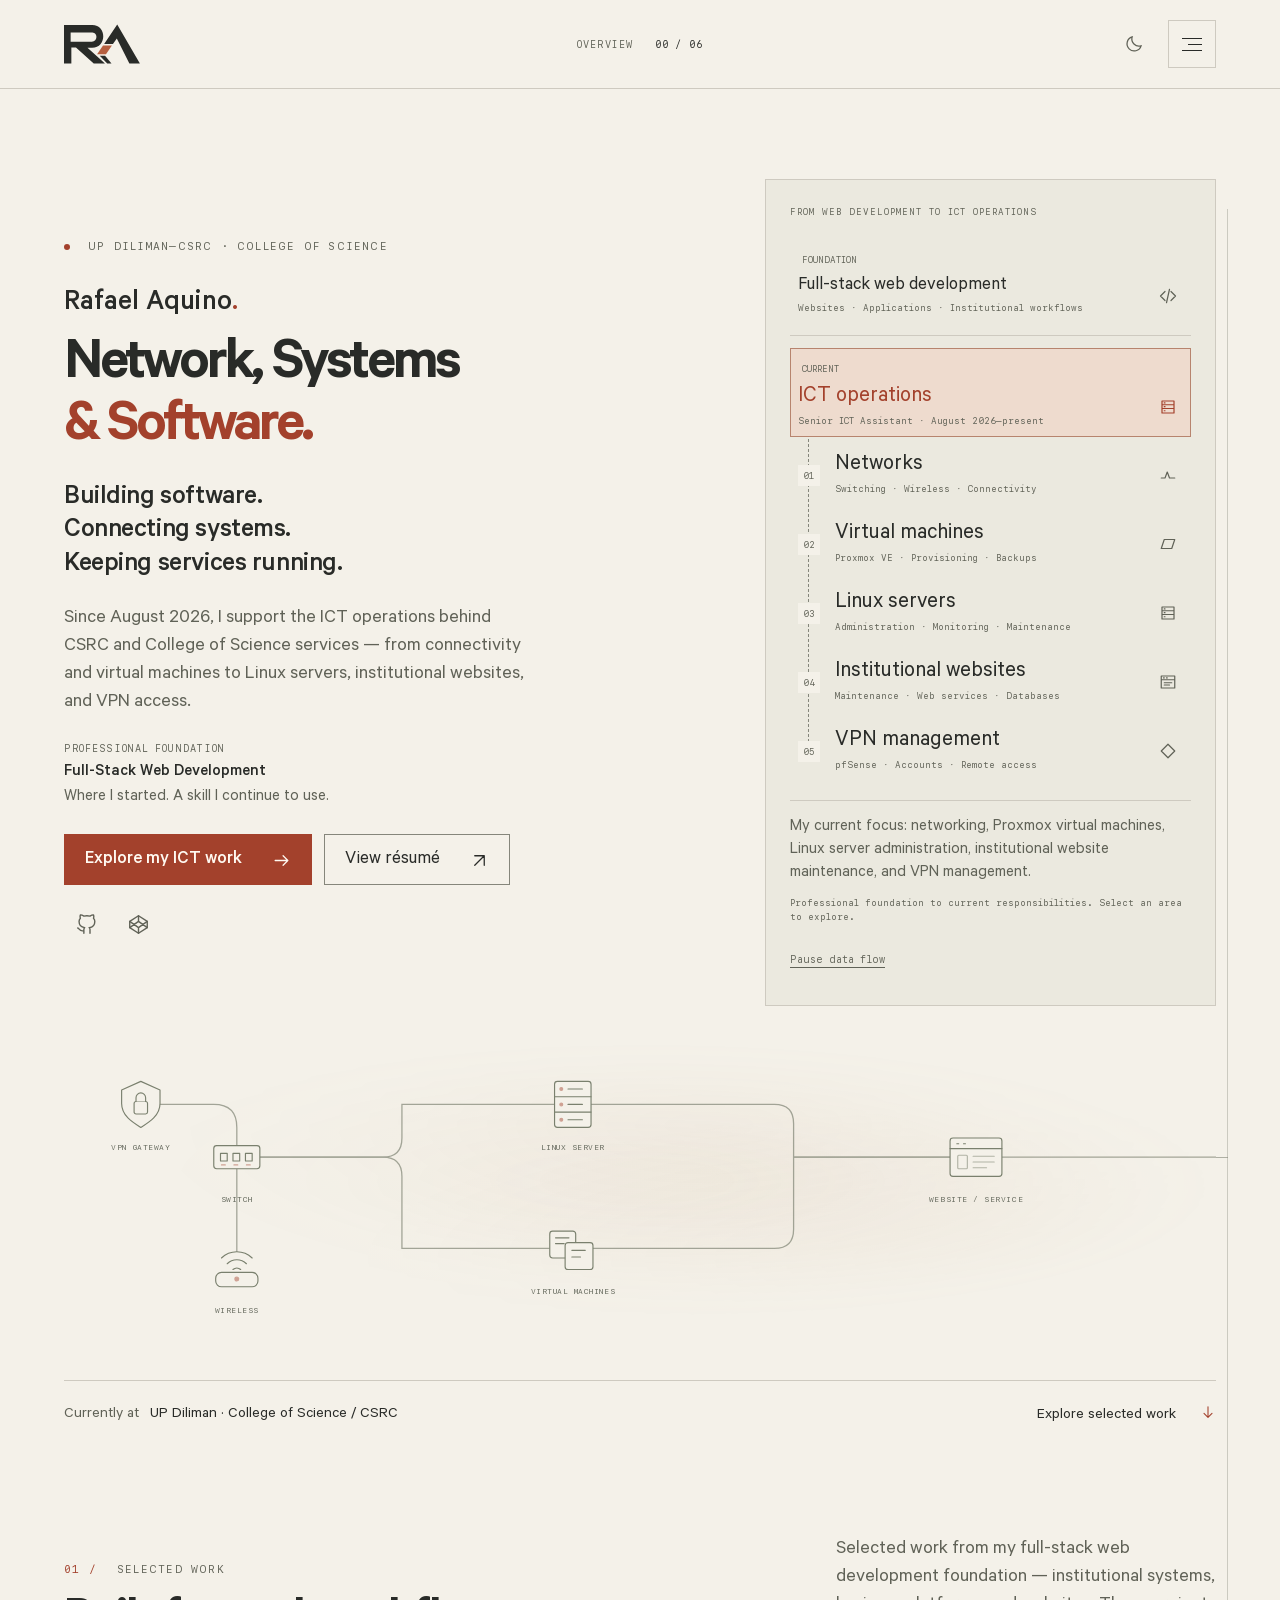
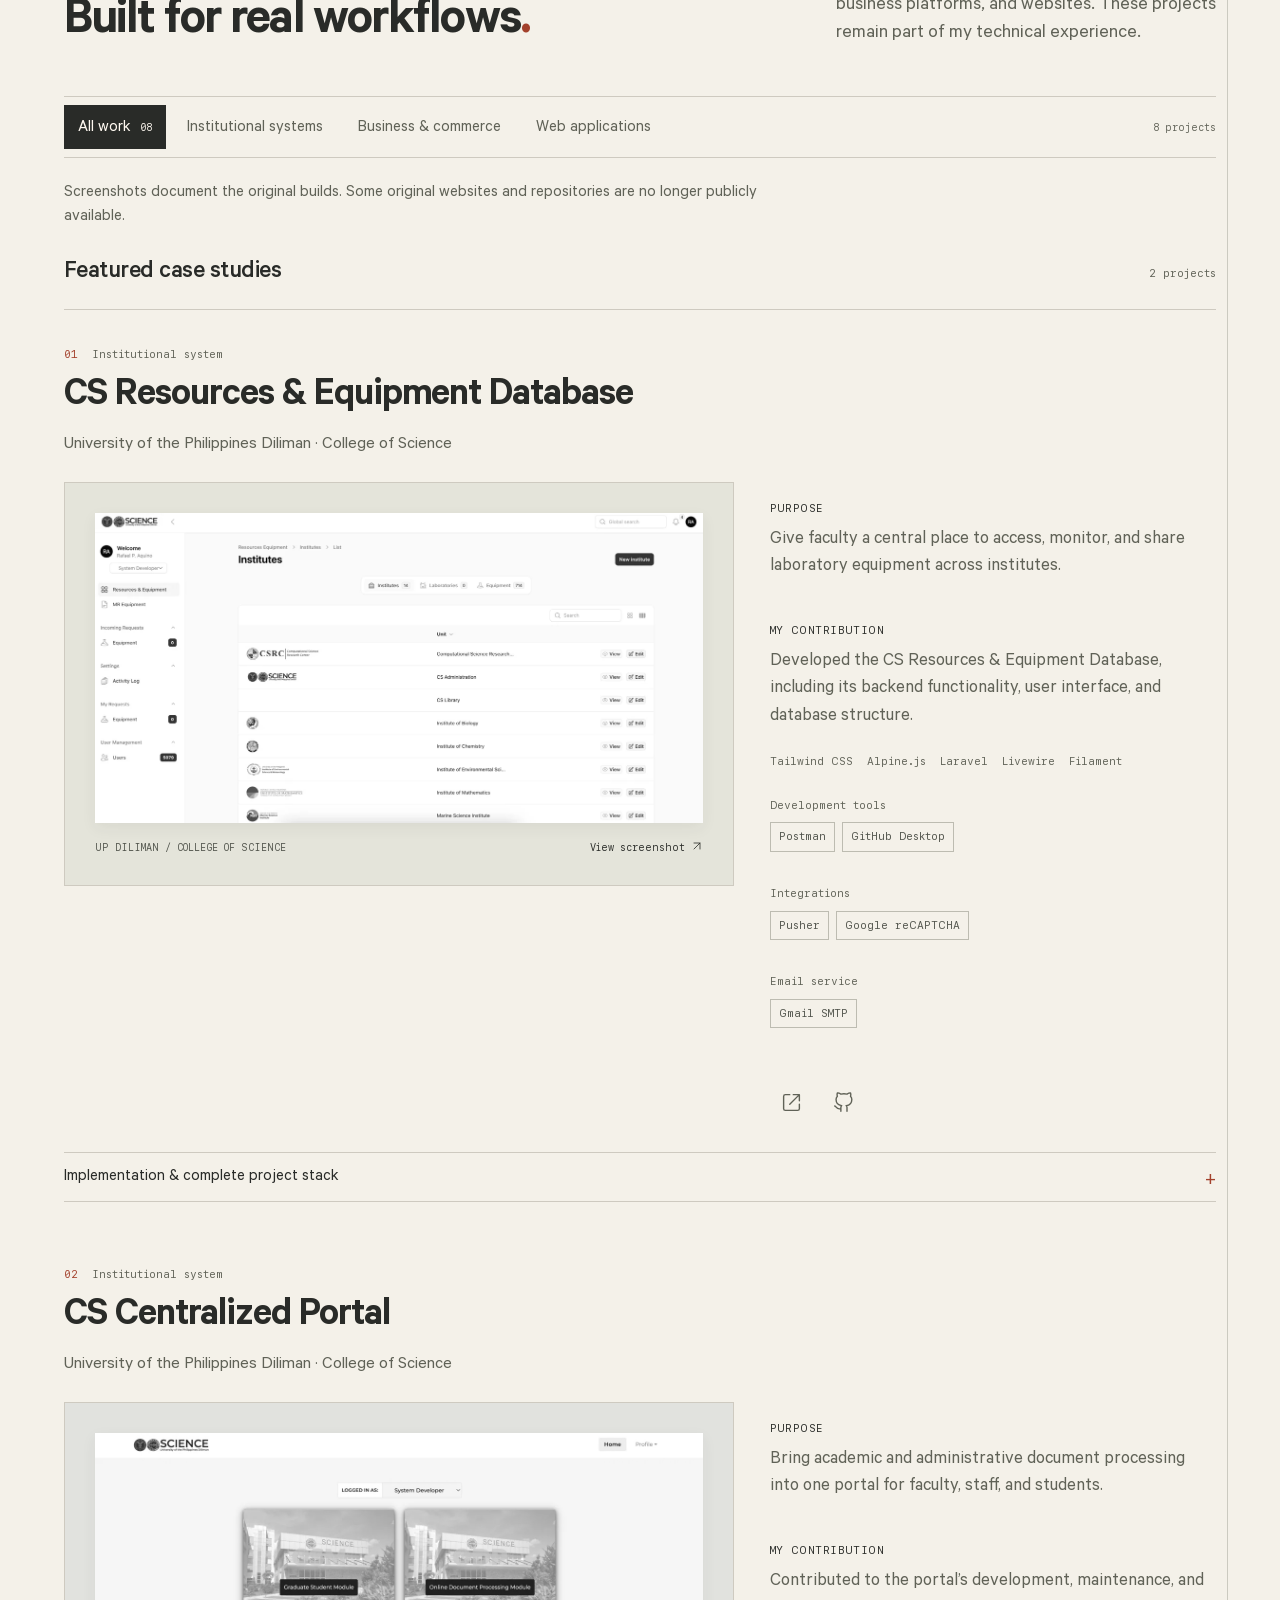
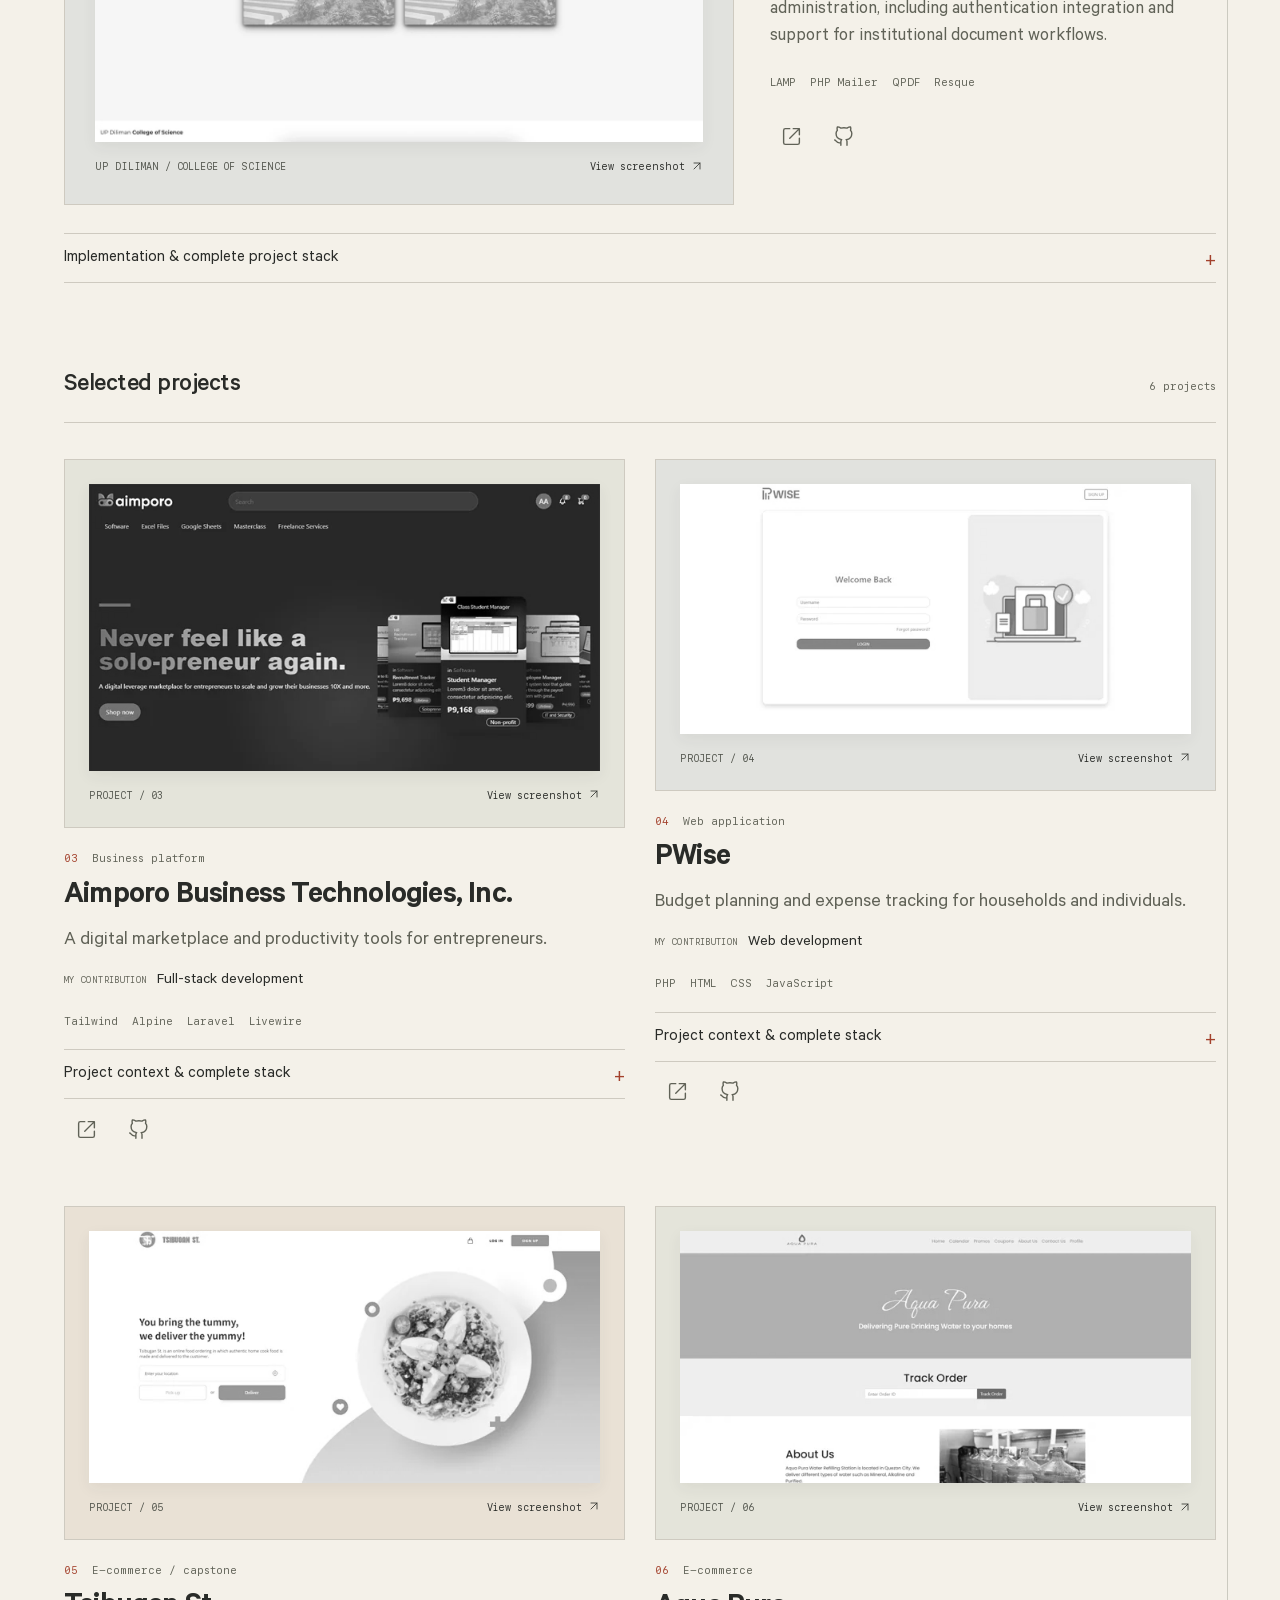
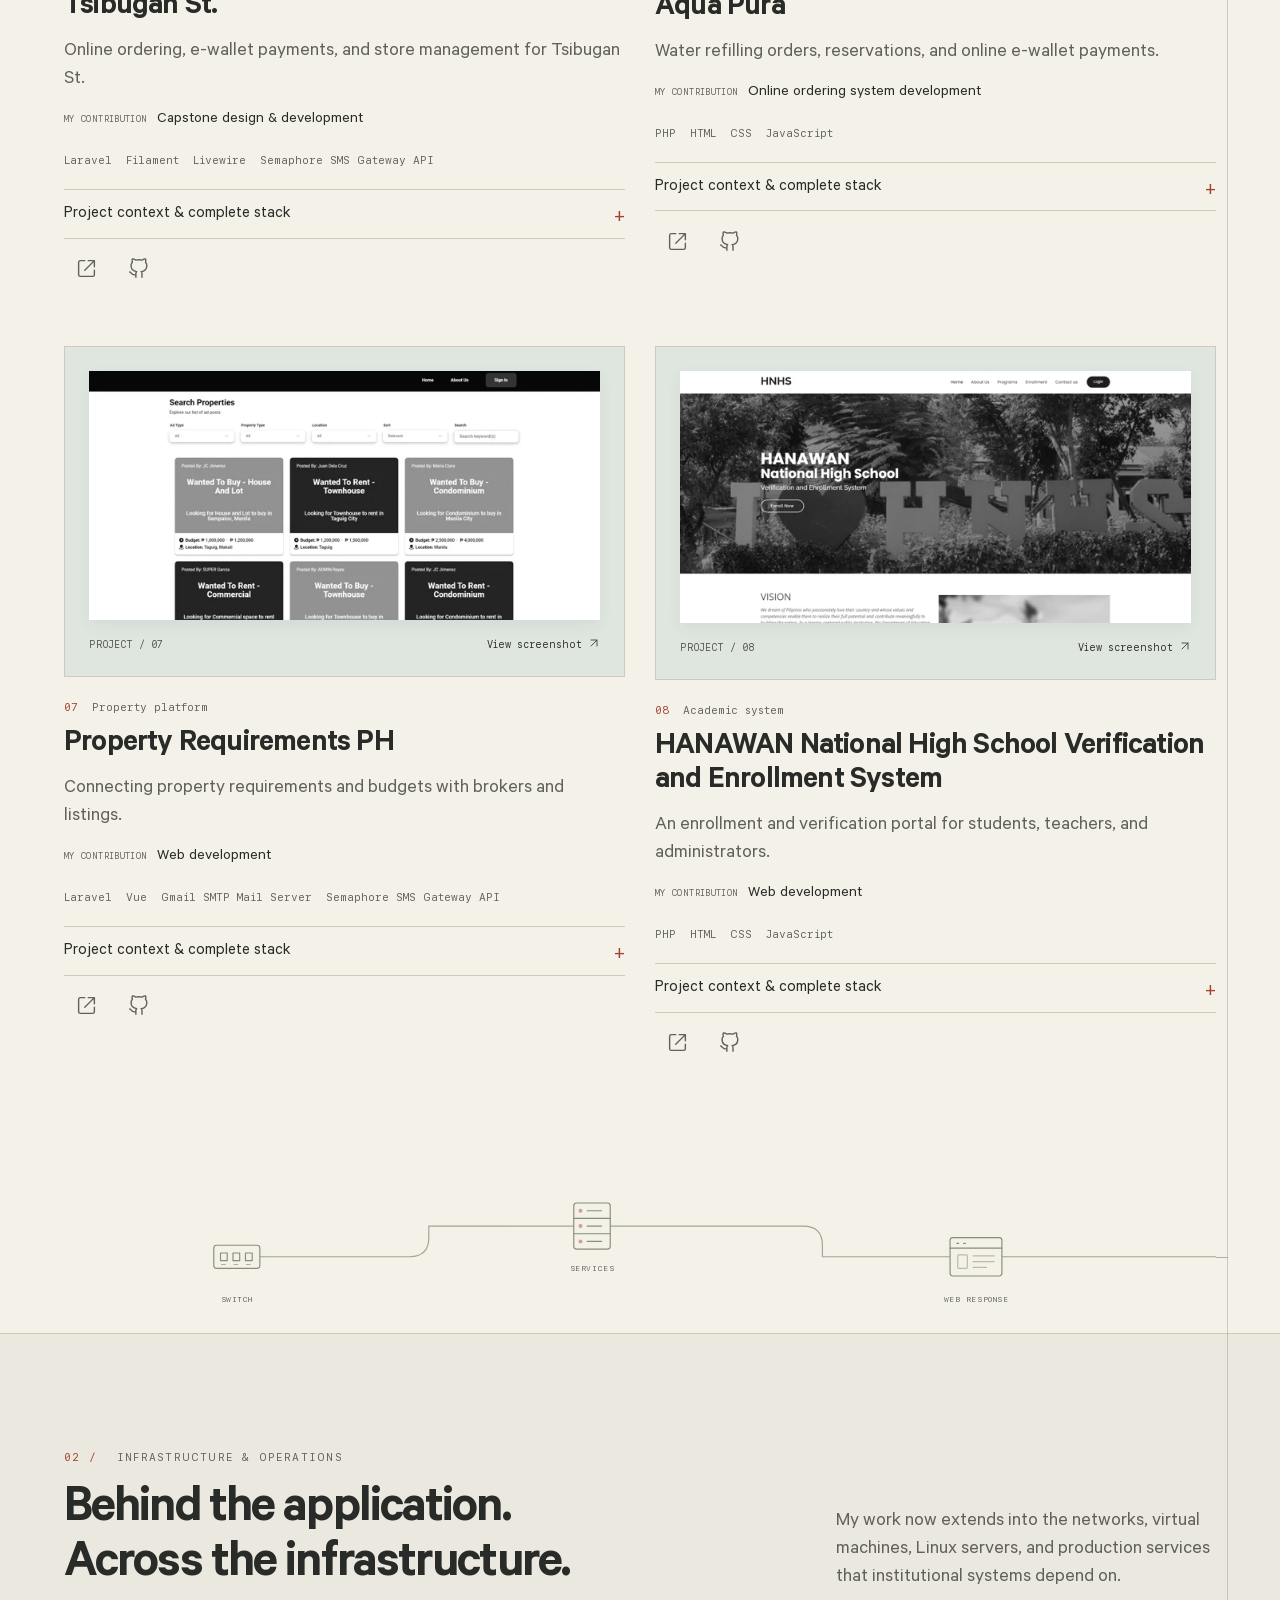
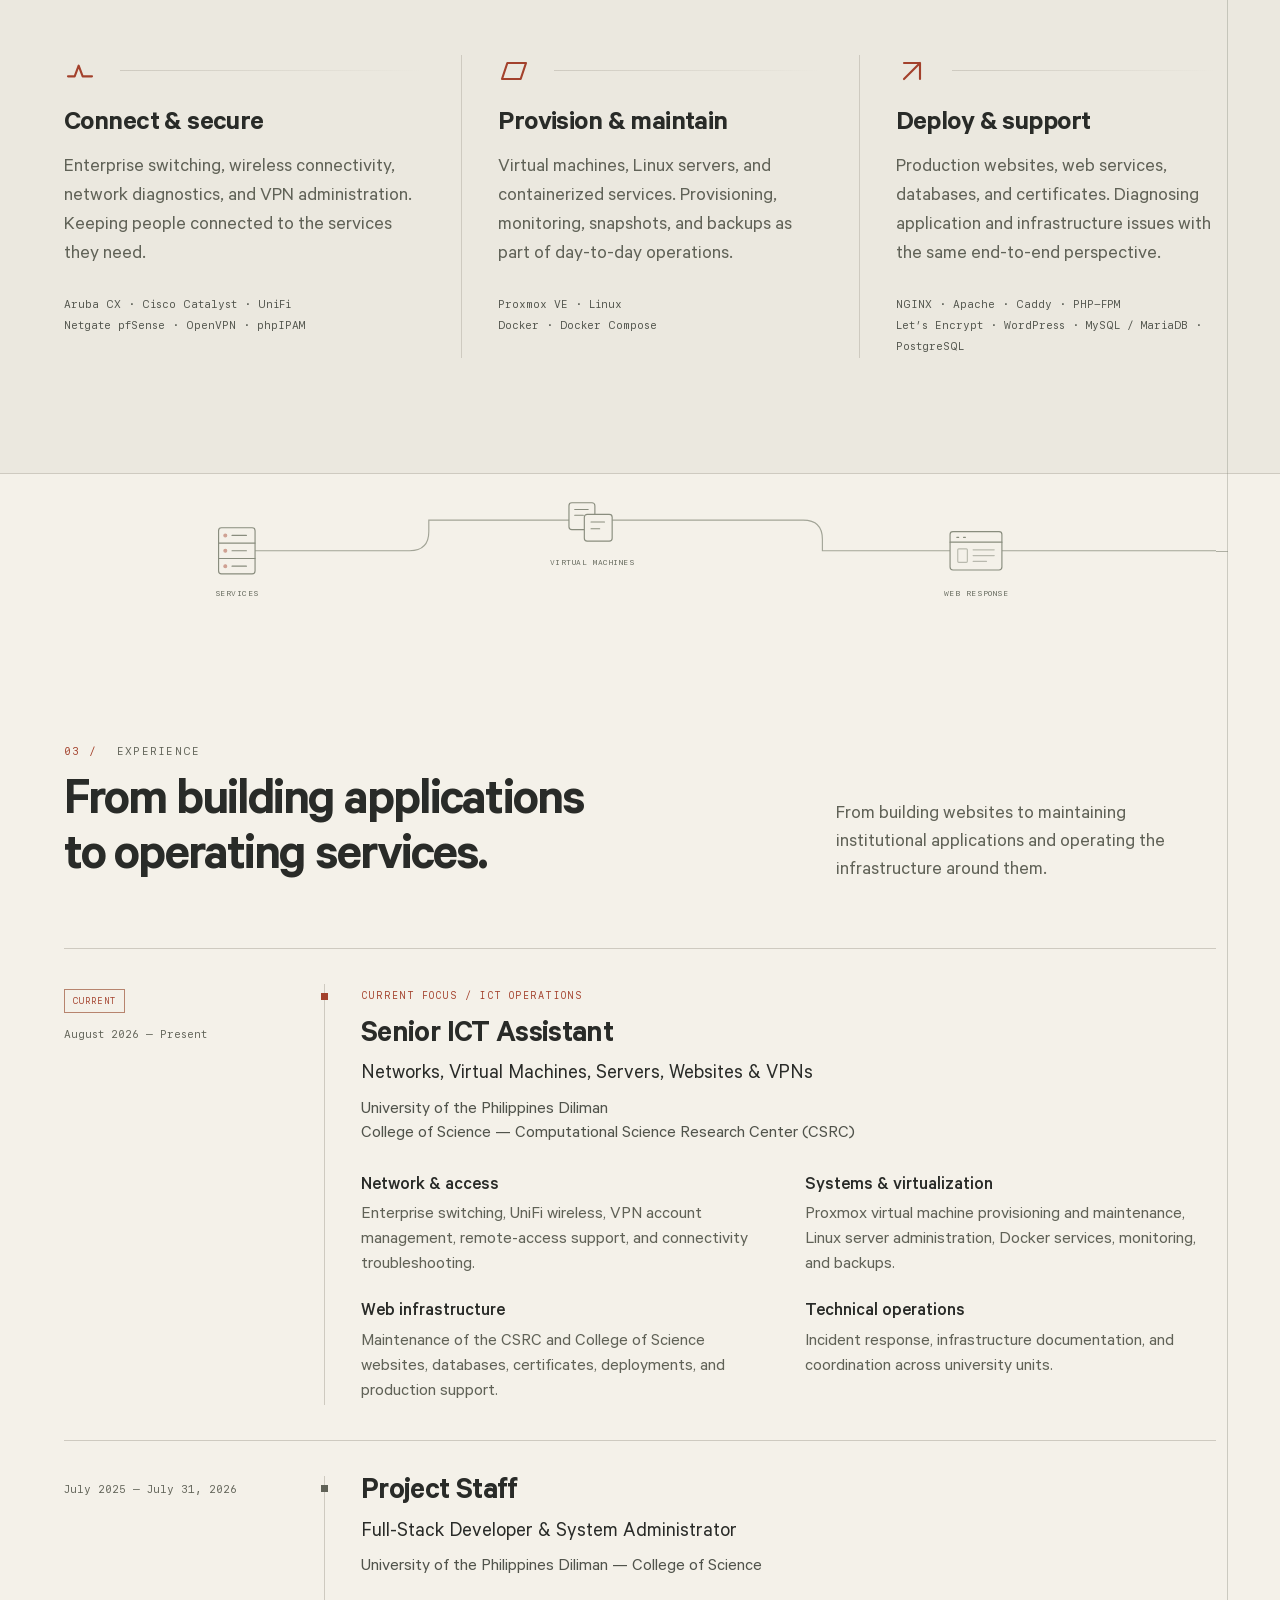
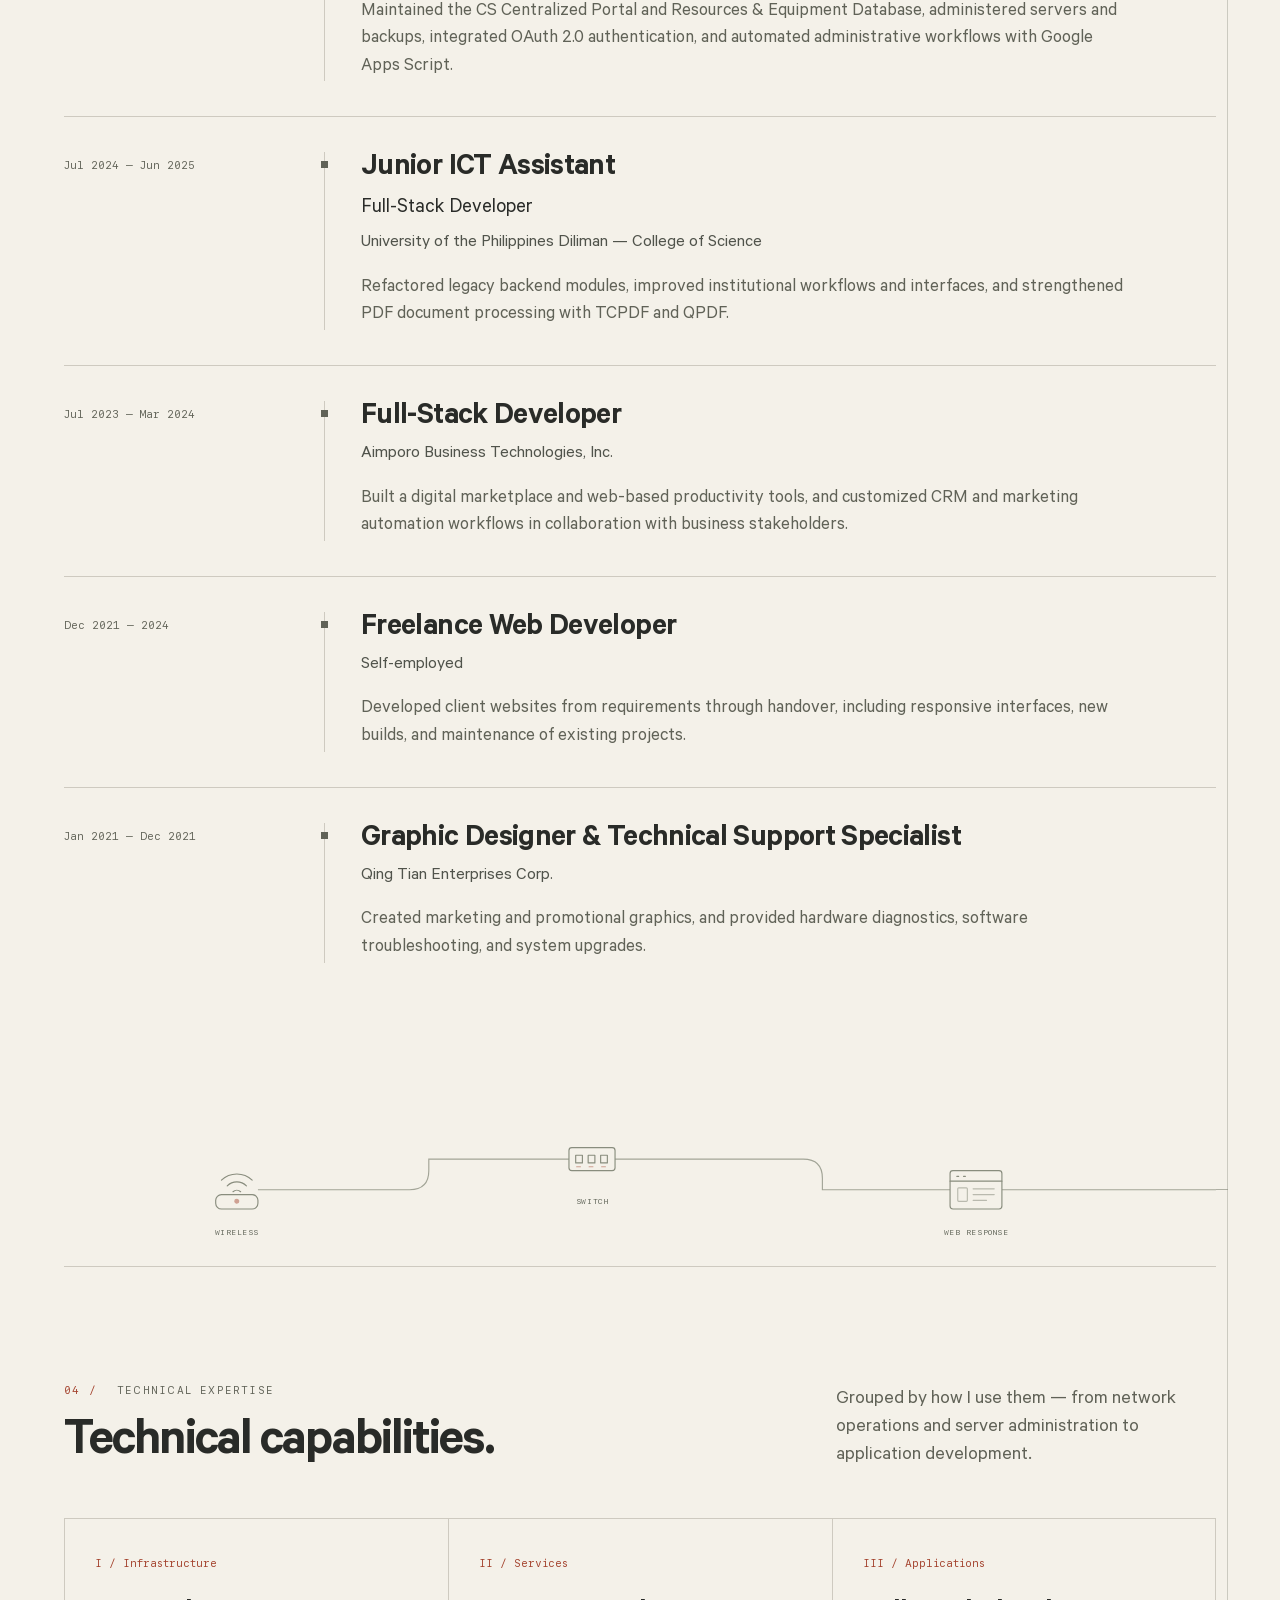
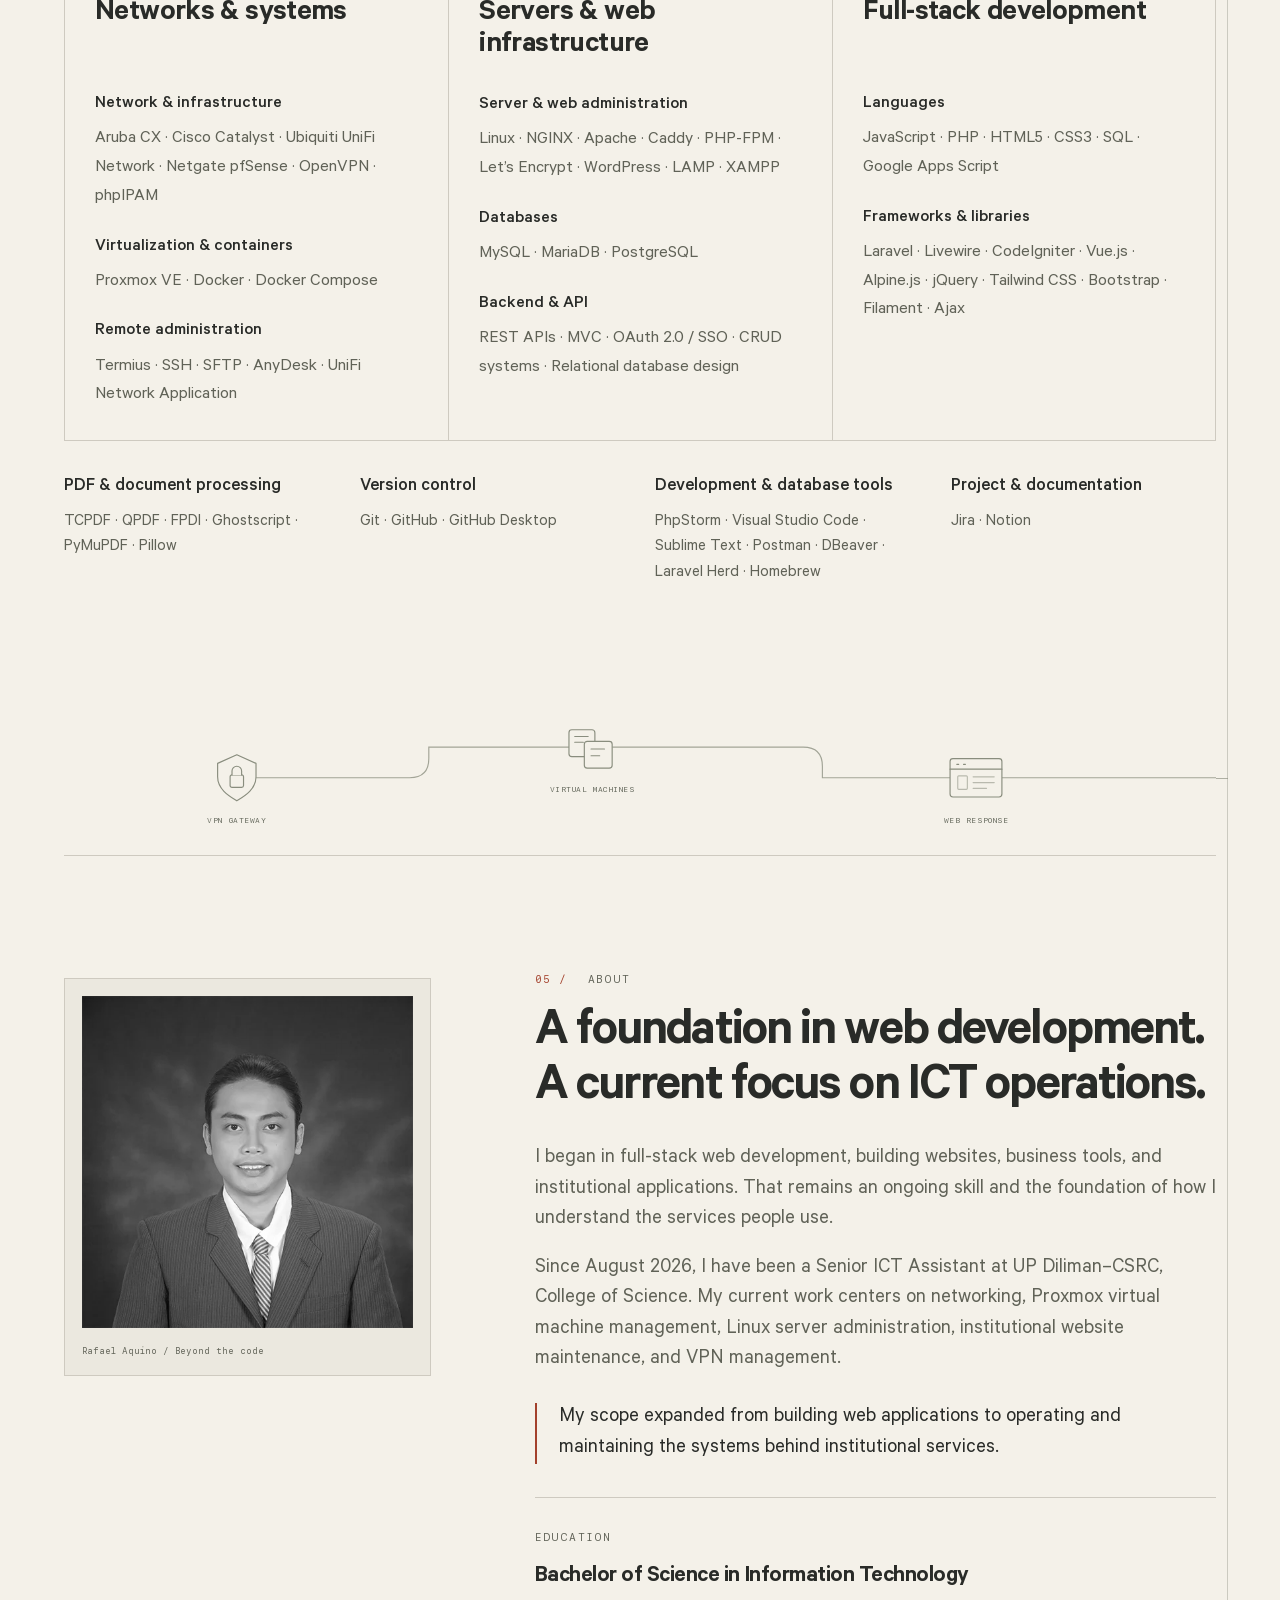
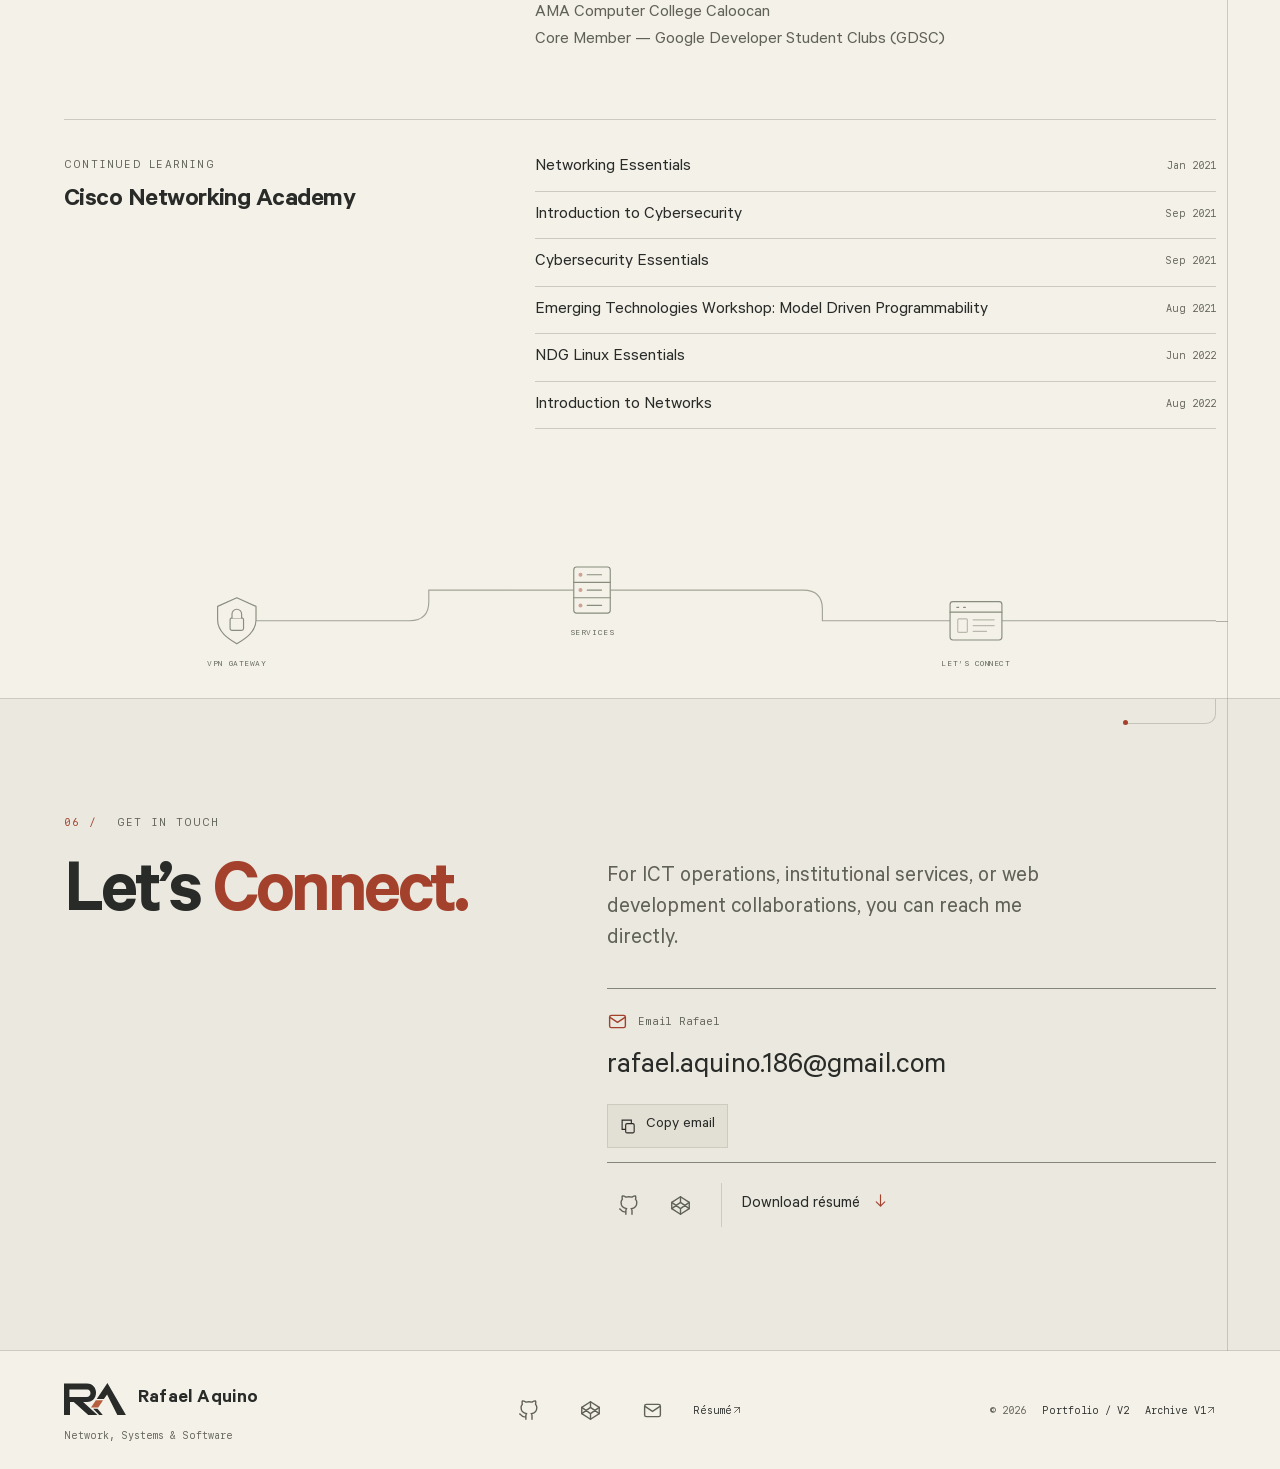
<file: index.html>
<!DOCTYPE html>
<html lang="en">

<head>
    <meta charset="UTF-8">
    <meta name="viewport" content="width=device-width, initial-scale=1">
    <meta name="theme-color" content="#141514">
    <script src="theme-init.js"></script>
    <title>Rafael Aquino — Network, Systems & Software</title>
    <meta name="description"
        content="Rafael Aquino — Senior ICT Assistant at UP Diliman–CSRC, College of Science. Web development experience expanded into networking, Linux servers, virtual machines, website maintenance, and VPN management.">
    <link rel="canonical" href="https://chrysippus2497.github.io/">
    <meta property="og:type" content="website">
    <meta property="og:locale" content="en_PH">
    <meta property="og:title" content="Rafael Aquino — Network, Systems & Software">
    <meta property="og:description"
        content="Networks, virtual machines, servers, websites and VPNs. A foundation in full-stack web development, expanded into ICT operations.">
    <meta property="og:url" content="https://chrysippus2497.github.io/">
    <meta property="og:image" content="https://chrysippus2497.github.io/images/social-preview.png">
    <meta property="og:image:width" content="1200">
    <meta property="og:image:height" content="630">
    <meta property="og:image:alt" content="Rafael Aquino — Network, Systems & Software">
    <meta name="twitter:card" content="summary_large_image">
    <meta name="twitter:title" content="Rafael Aquino — Network, Systems & Software">
    <meta name="twitter:description"
        content="Senior ICT Assistant at UP Diliman–CSRC, College of Science.">
    <meta name="twitter:image" content="https://chrysippus2497.github.io/images/social-preview.png">
    <meta name="twitter:image:alt" content="Rafael Aquino — Network, Systems & Software">
    <link rel="icon" href="images/brand/favicon.ico" sizes="16x16 32x32 48x48">
    <link rel="icon" type="image/svg+xml" href="images/brand/favicon.svg" sizes="any">
    <link rel="apple-touch-icon" href="images/brand/apple-touch-icon.png" sizes="180x180">
    <link rel="preload" href="assets/Calibre-Regular-b0d4cbb1201155ddccc21d1b8059a670.woff2" as="font" type="font/woff2"
        crossorigin>
    <link rel="preload" href="assets/Calibre-Semibold-94fc73852539d6733dc0d80252c5e3fb.woff2" as="font"
        type="font/woff2" crossorigin>
    <link rel="stylesheet" href="style.css">
    <script src="javascript.js" defer></script>
    <script
        type="application/ld+json">{"@context":"https://schema.org","@type":"Person","name":"Rafael Aquino","url":"https://chrysippus2497.github.io/","image":"https://chrysippus2497.github.io/images/rafael-aquino.webp","jobTitle":"Senior ICT Assistant","worksFor":{"@type":"Organization","name":"University of the Philippines Diliman — College of Science, Computational Science Research Center"},"alumniOf":{"@type":"CollegeOrUniversity","name":"AMA Computer College Caloocan"},"sameAs":["https://github.com/chrysippus2497","https://codepen.io/devrap2497"],"knowsAbout":["Network infrastructure","Systems administration","Virtualization","Full-stack development","Institutional systems"]}</script>
</head>

<body>
    <a class="skip-link" href="#main-content">Skip to content</a>
    <header class="site-header">
        <div class="navigation wrap">
            <a class="brand" href="#home" aria-label="Rafael Aquino — Home" title="Rafael Aquino — Home"><svg class="brand-monogram" width="76" height="40" viewBox="0 0 744 384" aria-hidden="true" focusable="false"><path fill="currentColor" fill-rule="evenodd" d="M0 6H276C421 6 421 229 276 229H230L401 383H291L117 227H72V383H0Z M65 79V169H272C332 169 332 79 278 79Z"/><path fill="currentColor" d="M393 191 521 0 743 384H640L517 137 479 191Z"/><path class="offset-connector" fill="var(--brand-accent,#b65f3f)" d="M382 206H469L411 293H324Z"/><path fill="currentColor" d="M350 308H402L465 384H423Z"/></svg></a>
            <p class="nav-context" aria-hidden="true"><span id="nav-location">Portfolio / V2</span><span id="nav-position">Index / 06</span></p>
            <div class="nav-utilities">
                <button class="theme-toggle" type="button" aria-label="Switch color theme" title="Switch color theme" hidden>
                    <svg class="theme-sun" width="20" height="20" viewBox="0 0 24 24" fill="none" stroke="currentColor" stroke-width="1.5" aria-hidden="true" focusable="false"><circle cx="12" cy="12" r="4"/><path d="M12 2v2m0 16v2M2 12h2m16 0h2M5 5l1.5 1.5m11 11L19 19M5 19l1.5-1.5m11-11L19 5"/></svg>
                    <svg class="theme-moon" width="20" height="20" viewBox="0 0 24 24" fill="none" stroke="currentColor" stroke-width="1.5" aria-hidden="true" focusable="false"><path d="M20.5 14.2A8.6 8.6 0 0 1 9.8 3.5a8.6 8.6 0 1 0 10.7 10.7Z"/></svg>
                </button>
            <button class="menu-toggle" type="button" aria-expanded="false" aria-controls="navigation-panel" aria-haspopup="dialog" aria-label="Open navigation menu" title="Open menu" hidden>
                <span class="hamburger-icon" aria-hidden="true"><span></span><span></span><span></span></span>
            </button>
            </div>
        </div>
        <noscript><nav class="no-script-nav wrap" aria-label="Primary navigation">
            <a href="#home">Overview</a><a href="#projects">Work</a><a href="#infrastructure">Infrastructure</a><a href="#experience">Experience</a><a href="#expertise">Expertise</a><a href="#about">About</a><a href="resume/resume.pdf" target="_blank" rel="noopener">Résumé <svg class="ui-icon" width="20" height="20" viewBox="0 0 24 24" fill="none" stroke="currentColor" stroke-width="1.6" stroke-linecap="round" stroke-linejoin="round" aria-hidden="true" focusable="false"><path d="M6 18 18 6M6 6h12v12"/></svg></a><a href="#contact">Contact</a>
        </nav></noscript>
    </header>
    <dialog class="menu-dialog" id="navigation-panel" aria-labelledby="menu-heading">
        <div class="menu-panel">
            <div class="menu-panel-header"><p class="eyebrow" id="menu-heading">Explore the portfolio</p>
                <button class="menu-close" type="button" aria-label="Close navigation menu" title="Close menu"><span class="close-icon" aria-hidden="true"></span></button>
            </div>
            <p class="menu-intro">Network, Systems<br><span>& Software.</span></p>
            <nav class="menu-links" id="nav-links" aria-label="Primary navigation">
                <a href="#home" data-label="Overview"><span class="menu-number" aria-hidden="true">00</span><span>Overview</span><span class="menu-active-indicator" aria-hidden="true"></span></a>
                <a href="#projects" data-label="Selected work"><span class="menu-number" aria-hidden="true">01</span><span>Selected work</span><span class="menu-active-indicator" aria-hidden="true"></span></a>
                <a href="#infrastructure" data-label="Infrastructure"><span class="menu-number" aria-hidden="true">02</span><span>Infrastructure</span><span class="menu-active-indicator" aria-hidden="true"></span></a>
                <a href="#experience" data-label="Experience"><span class="menu-number" aria-hidden="true">03</span><span>Experience</span><span class="menu-active-indicator" aria-hidden="true"></span></a>
                <a href="#expertise" data-label="Expertise"><span class="menu-number" aria-hidden="true">04</span><span>Expertise</span><span class="menu-active-indicator" aria-hidden="true"></span></a>
                <a href="#about" data-label="About"><span class="menu-number" aria-hidden="true">05</span><span>About</span><span class="menu-active-indicator" aria-hidden="true"></span></a>
                <a href="#contact" data-label="Contact"><span class="menu-number" aria-hidden="true">06</span><span>Let’s talk</span><span class="menu-active-indicator" aria-hidden="true"></span></a>
            </nav>
            <div class="menu-footer">
                <div class="theme-settings" hidden><span class="theme-caption" id="theme-caption">Appearance</span><div class="theme-options" role="group" aria-labelledby="theme-caption"><button type="button" data-theme-choice="dark" aria-pressed="false">Dark</button><button type="button" data-theme-choice="light" aria-pressed="false">Light</button><button type="button" data-theme-choice="system" aria-pressed="true">System</button></div></div>
                <a class="menu-email" href="mailto:rafael.aquino.186@gmail.com">rafael.aquino.186@gmail.com <svg class="email-icon" width="21" height="21" viewBox="0 0 24 24" fill="none" stroke="currentColor" stroke-width="1.6" stroke-linecap="round" stroke-linejoin="round" aria-hidden="true" focusable="false"><rect x="3" y="5" width="18" height="14" rx="2"/><path d="m3 7 9 6 9-6"/></svg></a>
                <div class="menu-socials"><a class="social-link" href="https://github.com/chrysippus2497" target="_blank" rel="noopener noreferrer" aria-label="GitHub profile (opens in a new tab)" title="GitHub"><svg class="social-icon" width="21" height="21" viewBox="0 0 24 24" fill="none" stroke="currentColor" stroke-width="1.6" stroke-linecap="round" stroke-linejoin="round" aria-hidden="true" focusable="false"><path d="M9 19c-5 1.5-5-2.5-7-3m14 6v-3.87a3.37 3.37 0 0 0-.94-2.61c3.14-.35 6.44-1.54 6.44-7A5.44 5.44 0 0 0 20 4.77 5.07 5.07 0 0 0 19.91 1S18.73.65 16 2.48a13.38 13.38 0 0 0-7 0C6.27.65 5.09 1 5.09 1A5.07 5.07 0 0 0 5 4.77a5.44 5.44 0 0 0-1.5 3.78c0 5.42 3.3 6.61 6.44 7A3.37 3.37 0 0 0 9 18.13V22"/></svg></a><a class="social-link" href="https://codepen.io/devrap2497" target="_blank" rel="noopener noreferrer" aria-label="CodePen profile (opens in a new tab)" title="CodePen"><svg class="social-icon" width="21" height="21" viewBox="0 0 24 24" fill="none" stroke="currentColor" stroke-width="1.6" stroke-linecap="round" stroke-linejoin="round" aria-hidden="true" focusable="false"><polygon points="12 2 22 8.5 22 15.5 12 22 2 15.5 2 8.5 12 2"/><path d="M12 22v-6.5M22 8.5l-10 7-10-7m0 7 10-7 10 7M12 2v6.5"/></svg></a><a class="document-link" href="resume/resume.pdf" target="_blank" rel="noopener">View résumé <span aria-hidden="true"><svg class="ui-icon" width="20" height="20" viewBox="0 0 24 24" fill="none" stroke="currentColor" stroke-width="1.6" stroke-linecap="round" stroke-linejoin="round" aria-hidden="true" focusable="false"><path d="M6 18 18 6M6 6h12v12"/></svg></span></a></div>
            </div>
        </div>
    </dialog>
    <main id="main-content" tabindex="-1">
        <section class="hero wrap" id="home" aria-labelledby="hero-title">
            <div class="connected-system network-art" aria-hidden="true">
<svg class="system-desktop" viewBox="0 0 1200 290" fill="none" focusable="false">
<g class="system-paths"><path d="M100 65H156Q180 65 180 89V108"/><path d="M204 120H332Q352 120 352 100V65H511"/><path d="M204 120H332Q352 120 352 140V215H506"/><path d="M549 65H740Q760 65 760 85V120H923"/><path d="M551 215H740Q760 215 760 195V120H923"/><path d="M180 132V220"/><path d="M977 120H1200"/></g>
<g class="topology-device device-vpn" transform="translate(80 65)">
<circle class="network-motion node-arrival arrival-entry" r="33"/><path d="M0-24 20-15v14C20 12 8 19 0 24-8 19-20 12-20-1v-14Z"/><rect x="-7" y="-3" width="14" height="13" rx="2"/><path d="M-5-3v-4a5 5 0 0 1 10 0v4"/><text text-anchor="middle" y="47">VPN GATEWAY</text></g><g class="topology-device device-switch" transform="translate(180 120)">
<circle class="network-motion node-arrival arrival-entry" r="33"/><rect x="-24" y="-12" width="48" height="24" rx="3"/><path d="M-17-4h7v8h-7zm13 0h7v8h-7zm13 0h7v8H9z"/><g class="network-motion port-lights"><path d="M-16 8h4m9 0h4m9 0h4"/></g><text text-anchor="middle" y="47">SWITCH</text></g><g class="topology-device device-wireless" transform="translate(180 235)">
<circle class="network-motion node-arrival arrival-entry" r="33"/><rect x="-22" y="5" width="44" height="15" rx="6"/><path d="M-16-10a23 23 0 0 1 32 0M-10-4a14 14 0 0 1 20 0M-4 2a6 6 0 0 1 8 0"/><circle class="network-motion port-lights" cy="12" r="2"/><text text-anchor="middle" y="47">WIRELESS</text></g><g class="topology-device device-server" transform="translate(530 65)">
<circle class="network-motion node-arrival arrival-compute" r="33"/><rect x="-19" y="-24" width="38" height="48" rx="3"/><path d="M-19-8h38M-19 8h38M-5-16h15M-5 0h15M-5 16h15"/><g class="network-motion port-lights"><circle cx="-12" cy="-16" r="1.5"/><circle cx="-12" r="1.5"/><circle cx="-12" cy="16" r="1.5"/></g><text text-anchor="middle" y="47">LINUX SERVER</text></g><g class="topology-device device-vm" transform="translate(530 215)">
<circle class="network-motion node-arrival arrival-compute" r="33"/><rect x="-24" y="-18" width="27" height="28" rx="3"/><rect x="-8" y="-6" width="29" height="28" rx="3"/><path d="M-18-11h14m-14 6h9M-1 2h14M-1 9h9"/><text text-anchor="middle" y="47">VIRTUAL MACHINES</text></g><g class="topology-device device-website" transform="translate(950 120)">
<circle class="network-motion node-arrival arrival-web" r="33"/><rect x="-27" y="-20" width="54" height="40" rx="3"/><path d="M-27-9h54M-20-14h2m5 0h2"/><g class="network-motion browser-page"><rect x="-19" y="-2" width="10" height="14" rx="1"/><path d="M-3-1h22M-3 5h22M-3 11h14"/></g><text text-anchor="middle" y="47">WEBSITE / SERVICE</text></g>
<g class="topology-signals"><path class="network-motion data-signal flow-entry" pathLength="100" d="M100 65H156Q180 65 180 89V108"/><path class="network-motion data-signal flow-compute" pathLength="100" d="M204 120H332Q352 120 352 100V65H511"/><path class="network-motion data-signal flow-paired" pathLength="100" d="M204 120H332Q352 120 352 140V215H506"/><path class="network-motion data-signal flow-web" pathLength="100" d="M549 65H740Q760 65 760 85V120H923"/><path class="network-motion data-signal flow-branch" pathLength="100" d="M551 215H740Q760 215 760 195V120H923"/><path class="network-motion data-signal flow-return" pathLength="100" d="M100 65H156Q180 65 180 89V120H332Q352 120 352 100V65H740Q760 65 760 85V120H923"/></g>
</svg><svg class="system-mobile" viewBox="0 0 360 280" fill="none" focusable="false">
<g class="system-paths"><path d="M40 185V79H46"/><path d="M70 67H122Q142 67 142 87V101"/><path d="M161 125H216Q230 125 230 105V67H253"/><path d="M161 125H216Q230 125 230 145V203H256"/><path d="M307 67H328V145H360"/><path d="M301 203H328V145"/></g>
<g class="topology-device device-vpn" transform="translate(40 209)">
<circle class="network-motion node-arrival arrival-entry" r="33"/><path d="M0-24 20-15v14C20 12 8 19 0 24-8 19-20 12-20-1v-14Z"/><rect x="-7" y="-3" width="14" height="13" rx="2"/><path d="M-5-3v-4a5 5 0 0 1 10 0v4"/><text text-anchor="middle" y="47">VPN</text></g><g class="topology-device device-switch" transform="translate(46 67)">
<circle class="network-motion node-arrival arrival-entry" r="33"/><rect x="-24" y="-12" width="48" height="24" rx="3"/><path d="M-17-4h7v8h-7zm13 0h7v8h-7zm13 0h7v8H9z"/><g class="network-motion port-lights"><path d="M-16 8h4m9 0h4m9 0h4"/></g><text text-anchor="middle" y="47">SWITCH</text></g><g class="topology-device device-server" transform="translate(142 125)">
<circle class="network-motion node-arrival arrival-compute" r="33"/><rect x="-19" y="-24" width="38" height="48" rx="3"/><path d="M-19-8h38M-19 8h38M-5-16h15M-5 0h15M-5 16h15"/><g class="network-motion port-lights"><circle cx="-12" cy="-16" r="1.5"/><circle cx="-12" r="1.5"/><circle cx="-12" cy="16" r="1.5"/></g><text text-anchor="middle" y="47">SERVER</text></g><g class="topology-device device-website" transform="translate(280 67)">
<circle class="network-motion node-arrival arrival-web" r="33"/><rect x="-27" y="-20" width="54" height="40" rx="3"/><path d="M-27-9h54M-20-14h2m5 0h2"/><g class="network-motion browser-page"><rect x="-19" y="-2" width="10" height="14" rx="1"/><path d="M-3-1h22M-3 5h22M-3 11h14"/></g><text text-anchor="middle" y="47">WEBSITE</text></g><g class="topology-device device-vm" transform="translate(280 203)">
<circle class="network-motion node-arrival arrival-compute" r="33"/><rect x="-24" y="-18" width="27" height="28" rx="3"/><rect x="-8" y="-6" width="29" height="28" rx="3"/><path d="M-18-11h14m-14 6h9M-1 2h14M-1 9h9"/><text text-anchor="middle" y="47">VM</text></g>
<g class="topology-signals"><path class="network-motion data-signal flow-entry" pathLength="100" d="M40 185V79H46"/><path class="network-motion data-signal flow-compute" pathLength="100" d="M70 67H122Q142 67 142 87V101"/><path class="network-motion data-signal flow-web" pathLength="100" d="M161 125H216Q230 125 230 105V67H253"/><path class="network-motion data-signal flow-paired" pathLength="100" d="M161 125H216Q230 125 230 145V203H256"/><path class="network-motion data-signal flow-return" pathLength="100" d="M40 185V67H122Q142 67 142 87V125H216Q230 125 230 105V67H253"/></g>
</svg>
            </div>
            <div class="hero-copy">
                <p class="eyebrow"><span class="status-dot" aria-hidden="true"></span> UP Diliman–CSRC · College of Science</p>
                <p class="hero-name">Rafael Aquino<span class="accent">.</span></p>
                <h1 id="hero-title">Network, Systems<br><span class="accent">& Software.</span></h1>
                <p class="hero-statement">Building software.<br>Connecting systems.<br>Keeping services running.</p>
                <p class="hero-intro">Since August 2026, I support the ICT operations behind CSRC and College of Science services — from connectivity and virtual machines to Linux servers, institutional websites, and VPN access.</p>
                <p class="hero-foundation"><span>Professional foundation</span><strong>Full-Stack Web Development</strong><br>Where I started. A skill I continue to use.</p>
                <div class="actions"><a class="button button-primary" href="#infrastructure">Explore my ICT work <span
                            aria-hidden="true"><svg class="ui-icon" width="20" height="20" viewBox="0 0 24 24" fill="none" stroke="currentColor" stroke-width="1.6" stroke-linecap="round" stroke-linejoin="round" aria-hidden="true" focusable="false"><path d="M4 12h16m-6-6 6 6-6 6"/></svg></span></a><a class="button button-secondary" href="resume/resume.pdf" target="_blank" rel="noopener">View résumé <span aria-hidden="true"><svg class="ui-icon" width="20" height="20" viewBox="0 0 24 24" fill="none" stroke="currentColor" stroke-width="1.6" stroke-linecap="round" stroke-linejoin="round" aria-hidden="true" focusable="false"><path d="M6 18 18 6M6 6h12v12"/></svg></span></a></div>
                <div class="hero-socials"><a class="social-link" href="https://github.com/chrysippus2497" target="_blank" rel="noopener noreferrer" aria-label="GitHub profile (opens in a new tab)" title="GitHub"><svg class="social-icon" width="21" height="21" viewBox="0 0 24 24" fill="none" stroke="currentColor" stroke-width="1.6" stroke-linecap="round" stroke-linejoin="round" aria-hidden="true" focusable="false"><path d="M9 19c-5 1.5-5-2.5-7-3m14 6v-3.87a3.37 3.37 0 0 0-.94-2.61c3.14-.35 6.44-1.54 6.44-7A5.44 5.44 0 0 0 20 4.77 5.07 5.07 0 0 0 19.91 1S18.73.65 16 2.48a13.38 13.38 0 0 0-7 0C6.27.65 5.09 1 5.09 1A5.07 5.07 0 0 0 5 4.77a5.44 5.44 0 0 0-1.5 3.78c0 5.42 3.3 6.61 6.44 7A3.37 3.37 0 0 0 9 18.13V22"/></svg></a><a class="social-link" href="https://codepen.io/devrap2497" target="_blank" rel="noopener noreferrer" aria-label="CodePen profile (opens in a new tab)" title="CodePen"><svg class="social-icon" width="21" height="21" viewBox="0 0 24 24" fill="none" stroke="currentColor" stroke-width="1.6" stroke-linecap="round" stroke-linejoin="round" aria-hidden="true" focusable="false"><polygon points="12 2 22 8.5 22 15.5 12 22 2 15.5 2 8.5 12 2"/><path d="M12 22v-6.5M22 8.5l-10 7-10-7m0 7 10-7 10 7M12 2v6.5"/></svg></a></div>
            </div>
            <figure class="stack-figure" aria-labelledby="stack-title">
                <figcaption><span class="eyebrow" id="stack-title">From web development to ICT operations</span></figcaption>
                <ol class="stack-layers career-layers">
                    <li class="foundation-layer"><button type="button" data-layer="applications" aria-pressed="false"><span class="layer-number">Foundation</span><span class="layer-name">Full-stack web development<small>Websites · Applications · Institutional workflows</small></span><span class="layer-icon" aria-hidden="true"><svg class="ui-icon" width="20" height="20" viewBox="0 0 24 24" fill="none" stroke="currentColor" stroke-width="1.6" stroke-linecap="round" stroke-linejoin="round" aria-hidden="true" focusable="false"><path d="m8 6-6 6 6 6m8-12 6 6-6 6M14 3l-4 18"/></svg></span></button></li>
                    <li class="current-layer"><button type="button" data-layer="operations" aria-pressed="true"><span class="layer-number">Current</span><span class="layer-name">ICT operations<small>Senior ICT Assistant · August 2026–present</small></span><span class="layer-icon" aria-hidden="true"><svg class="ui-icon" width="20" height="20" viewBox="0 0 24 24" fill="none" stroke="currentColor" stroke-width="1.6" stroke-linecap="round" stroke-linejoin="round" aria-hidden="true" focusable="false"><path d="M4 4h16v16H4ZM4 9h16M4 14h16M7 6.5h1M7 11.5h1M7 17h1"/></svg></span></button></li>
                    <li class=""><button type="button" data-layer="network" aria-pressed="false"><span class="layer-number">01</span><span class="layer-name">Networks<small>Switching · Wireless · Connectivity</small></span><span class="layer-icon" aria-hidden="true"><svg class="ui-icon" width="20" height="20" viewBox="0 0 24 24" fill="none" stroke="currentColor" stroke-width="1.6" stroke-linecap="round" stroke-linejoin="round" aria-hidden="true" focusable="false"><path d="M3 16h5l3-8 3 8h7"/></svg></span></button></li>
                    <li class=""><button type="button" data-layer="virtualization" aria-pressed="false"><span class="layer-number">02</span><span class="layer-name">Virtual machines<small>Proxmox VE · Provisioning · Backups</small></span><span class="layer-icon" aria-hidden="true"><svg class="ui-icon" width="20" height="20" viewBox="0 0 24 24" fill="none" stroke="currentColor" stroke-width="1.6" stroke-linecap="round" stroke-linejoin="round" aria-hidden="true" focusable="false"><path d="M7 6h14l-4 12H3Z"/></svg></span></button></li>
                    <li class=""><button type="button" data-layer="systems" aria-pressed="false"><span class="layer-number">03</span><span class="layer-name">Linux servers<small>Administration · Monitoring · Maintenance</small></span><span class="layer-icon" aria-hidden="true"><svg class="ui-icon" width="20" height="20" viewBox="0 0 24 24" fill="none" stroke="currentColor" stroke-width="1.6" stroke-linecap="round" stroke-linejoin="round" aria-hidden="true" focusable="false"><path d="M4 4h16v16H4ZM4 9h16M4 14h16M7 6.5h1M7 11.5h1M7 17h1"/></svg></span></button></li>
                    <li class=""><button type="button" data-layer="services" aria-pressed="false"><span class="layer-number">04</span><span class="layer-name">Institutional websites<small>Maintenance · Web services · Databases</small></span><span class="layer-icon" aria-hidden="true"><svg class="ui-icon" width="20" height="20" viewBox="0 0 24 24" fill="none" stroke="currentColor" stroke-width="1.6" stroke-linecap="round" stroke-linejoin="round" aria-hidden="true" focusable="false"><path d="M3 4h18v16H3ZM3 9h18M6 6.5h1m3 0h1M7 13h10M7 16h7"/></svg></span></button></li>
                    <li class=""><button type="button" data-layer="security" aria-pressed="false"><span class="layer-number">05</span><span class="layer-name">VPN management<small>pfSense · Accounts · Remote access</small></span><span class="layer-icon" aria-hidden="true"><svg class="ui-icon" width="20" height="20" viewBox="0 0 24 24" fill="none" stroke="currentColor" stroke-width="1.6" stroke-linecap="round" stroke-linejoin="round" aria-hidden="true" focusable="false"><path d="M12 3 21 12 12 21 3 12Z"/></svg></span></button></li>
                </ol>
                <p class="stack-detail" id="stack-detail" aria-live="polite">My current focus: networking, Proxmox virtual machines, Linux server administration, institutional website maintenance, and VPN management.</p>
                <p class="figure-note">Professional foundation to current responsibilities. Select an area to explore.</p>
                <button class="motion-toggle" type="button" aria-pressed="false" hidden>Pause data flow</button>
            </figure>
            <div class="hero-bottom"><span>Currently at <strong>UP Diliman · College of Science / CSRC</strong></span><a
                    href="#projects">Explore selected work <span aria-hidden="true"><svg class="ui-icon" width="20" height="20" viewBox="0 0 24 24" fill="none" stroke="currentColor" stroke-width="1.6" stroke-linecap="round" stroke-linejoin="round" aria-hidden="true" focusable="false"><path d="M12 4v16m-6-6 6 6 6-6"/></svg></span></a></div>
        </section>

        <section class="section wrap work-section" id="projects" aria-labelledby="work-title">
            <div class="section-heading">
                <div>
                    <p class="eyebrow"><span>01 /</span> Selected work</p>
                    <h2 id="work-title">Built for real workflows<span class="accent">.</span></h2>
                </div>
                <p>Selected work from my full-stack web development foundation — institutional systems, business platforms, and websites. These projects remain part of my technical experience.</p>
            </div>
            <div class="work-toolbar" hidden>
                <div class="filters" role="group" aria-label="Filter projects"><button type="button" data-filter="all"
                        aria-pressed="true">All work <span>08</span></button><button type="button"
                        data-filter="Institutional systems" aria-pressed="false">Institutional systems</button><button
                        type="button" data-filter="Business & commerce" aria-pressed="false">Business &
                        commerce</button><button type="button" data-filter="Web applications" aria-pressed="false">Web
                        applications</button></div>
                <p id="project-count" class="mono" aria-live="polite">8 projects</p>
            </div>
            <p class="work-note">Screenshots document the original builds. Some original websites and repositories are
                no longer publicly available.</p>
            <div class="work-collection" id="project-list">
                <!-- PROJECTS:START -->
<section class="work-group" aria-labelledby="featured-work-title"><header class="work-group-heading"><h3 id="featured-work-title">Featured case studies</h3><span class="work-group-count mono">2 projects</span></header><div class="case-studies"><article class="project case-study" id="project-cs-resources" data-category="Institutional systems">
      <header class="case-heading"><p class="project-meta"><span class="project-number">01</span><span>Institutional system</span></p><h4 class="project-title">CS Resources &amp; Equipment Database</h4><p class="case-context">University of the Philippines Diliman · College of Science</p></header>
      <div class="case-layout"><a class="project-visual" href="./project-assets/cs-resources-equipment-database.png" data-title="CS Resources &amp; Equipment Database" aria-label="View screenshot of CS Resources &amp; Equipment Database">
    <picture><source type="image/webp" srcset="project-assets/optimized/cs-resources-640.webp 640w, project-assets/optimized/cs-resources.webp 1280w" sizes="(max-width: 600px) 85vw, (max-width: 900px) 85vw, 720px"><img src="./project-assets/cs-resources-equipment-database.png" alt="CS Resources &amp; Equipment Database — A shared home for laboratory resources across UP Diliman’s College of Science." width="2846" height="1452" loading="lazy" decoding="async"></picture>
    <span class="image-caption"><span>UP DILIMAN / COLLEGE OF SCIENCE</span><span>View screenshot <svg class="ui-icon" width="20" height="20" viewBox="0 0 24 24" fill="none" stroke="currentColor" stroke-width="1.6" stroke-linecap="round" stroke-linejoin="round" aria-hidden="true" focusable="false"><path d="M6 18 18 6M6 6h12v12"/></svg></span></span>
  </a>
        <div class="case-narrative"><div><h5>Purpose</h5><p>Give faculty a central place to access, monitor, and share laboratory equipment across institutes.</p></div><div><h5>My contribution</h5><p>Developed the CS Resources &amp; Equipment Database, including its backend functionality, user interface, and database structure.</p></div><ul class="stack-preview"><li>Tailwind CSS</li><li>Alpine.js</li><li>Laravel</li><li>Livewire</li><li>Filament</li></ul><div class="case-stack-support"><div class="project-stack-groups"><div><h6>Development tools</h6><ul class="tech-list"><li>Postman</li><li>GitHub Desktop</li></ul></div><div><h6>Integrations</h6><ul class="tech-list"><li>Pusher</li><li>Google reCAPTCHA</li></ul></div><div><h6>Email service</h6><ul class="tech-list"><li>Gmail SMTP</li></ul></div></div></div><div class="project-links"><a class="social-link" href="https://csresourcesequipment.com" target="_blank" rel="noopener noreferrer" aria-label="Visit the original CS Resources &amp; Equipment Database website (opens in a new tab)" title="Visit the original CS Resources &amp; Equipment Database website (opens in a new tab)"><svg class="social-icon" width="21" height="21" viewBox="0 0 24 24" fill="none" stroke="currentColor" stroke-width="1.6" stroke-linecap="round" stroke-linejoin="round" aria-hidden="true" focusable="false"><path d="M14 3h7v7M21 3 10 14M10 3H5a2 2 0 0 0-2 2v14a2 2 0 0 0 2 2h14a2 2 0 0 0 2-2v-5"/></svg></a><a class="social-link" href="https://github.com/chrysippus2497/" target="_blank" rel="noopener noreferrer" aria-label="GitHub profile for CS Resources &amp; Equipment Database (opens in a new tab)" title="GitHub profile for CS Resources &amp; Equipment Database (opens in a new tab)"><svg class="social-icon" width="21" height="21" viewBox="0 0 24 24" fill="none" stroke="currentColor" stroke-width="1.6" stroke-linecap="round" stroke-linejoin="round" aria-hidden="true" focusable="false"><path d="M9 19c-5 1.5-5-2.5-7-3m14 6v-3.87a3.37 3.37 0 0 0-.94-2.61c3.14-.35 6.44-1.54 6.44-7A5.44 5.44 0 0 0 20 4.77 5.07 5.07 0 0 0 19.91 1S18.73.65 16 2.48a13.38 13.38 0 0 0-7 0C6.27.65 5.09 1 5.09 1A5.07 5.07 0 0 0 5 4.77a5.44 5.44 0 0 0-1.5 3.78c0 5.42 3.3 6.61 6.44 7A3.37 3.37 0 0 0 9 18.13V22"/></svg></a></div></div>
      </div>
      <details class="project-details case-details"><summary>Implementation & complete project stack</summary>
        <div class="case-implementation"><div><h5>Resource workflows</h5><p>Equipment management and sharing organized around College of Science laboratories and institutes.</p></div><div><h5>Application stack</h5><p>Laravel, Livewire, and Filament, with Tailwind and Alpine for the interface — the technologies recorded for this project.</p></div><div><h5>Ongoing operations</h5><p>Server checks, backups, database maintenance, and user support as part of administering the College’s institutional platforms.</p></div></div>
        <div class="case-record"><div><h5>Project context</h5><p class="project-description">The CS Resources &amp; Equipment Database is a web-based system built for the University of the Philippines Diliman – College of Science (UPD-CS). It provides a centralized platform for managing, monitoring, and sharing equipment across laboratories and institutes. Designed to promote sustainability, accountability, and inter-institute collaboration, the system enables faculty members to efficiently access, track, and manage institutional resources.</p></div><div><h5>Project stack</h5><div class="project-stack-groups"><div><h6>Frameworks &amp; libraries</h6><ul class="tech-list"><li>Tailwind CSS</li><li>Alpine.js</li><li>Laravel</li><li>Livewire</li><li>Filament</li></ul></div><div><h6>Development tools</h6><ul class="tech-list"><li>Postman</li><li>GitHub Desktop</li></ul></div><div><h6>Integrations</h6><ul class="tech-list"><li>Pusher</li><li>Google reCAPTCHA</li></ul></div><div><h6>Email service</h6><ul class="tech-list"><li>Gmail SMTP</li></ul></div></div></div></div>
      </details>
    </article>
<article class="project case-study" id="project-cs-portal" data-category="Institutional systems">
      <header class="case-heading"><p class="project-meta"><span class="project-number">02</span><span>Institutional system</span></p><h4 class="project-title">CS Centralized Portal</h4><p class="case-context">University of the Philippines Diliman · College of Science</p></header>
      <div class="case-layout"><a class="project-visual" href="./project-assets/cs-centralized-portal.png" data-title="CS Centralized Portal" aria-label="View screenshot of CS Centralized Portal">
    <picture><source type="image/webp" srcset="project-assets/optimized/cs-portal-640.webp 640w, project-assets/optimized/cs-portal.webp 1280w" sizes="(max-width: 600px) 85vw, (max-width: 900px) 85vw, 720px"><img src="./project-assets/cs-centralized-portal.png" alt="CS Centralized Portal — Academic and administrative document workflows, brought into one portal." width="2852" height="1452" loading="lazy" decoding="async"></picture>
    <span class="image-caption"><span>UP DILIMAN / COLLEGE OF SCIENCE</span><span>View screenshot <svg class="ui-icon" width="20" height="20" viewBox="0 0 24 24" fill="none" stroke="currentColor" stroke-width="1.6" stroke-linecap="round" stroke-linejoin="round" aria-hidden="true" focusable="false"><path d="M6 18 18 6M6 6h12v12"/></svg></span></span>
  </a>
        <div class="case-narrative"><div><h5>Purpose</h5><p>Bring academic and administrative document processing into one portal for faculty, staff, and students.</p></div><div><h5>My contribution</h5><p>Contributed to the portal’s development, maintenance, and administration, including authentication integration and support for institutional document workflows.</p></div><ul class="stack-preview"><li>LAMP</li><li>PHP Mailer</li><li>QPDF</li><li>Resque</li></ul><div class="project-links"><a class="social-link" href="https://cscentralizedportal.com" target="_blank" rel="noopener noreferrer" aria-label="Visit the original CS Centralized Portal website (opens in a new tab)" title="Visit the original CS Centralized Portal website (opens in a new tab)"><svg class="social-icon" width="21" height="21" viewBox="0 0 24 24" fill="none" stroke="currentColor" stroke-width="1.6" stroke-linecap="round" stroke-linejoin="round" aria-hidden="true" focusable="false"><path d="M14 3h7v7M21 3 10 14M10 3H5a2 2 0 0 0-2 2v14a2 2 0 0 0 2 2h14a2 2 0 0 0 2-2v-5"/></svg></a><a class="social-link" href="https://github.com/chrysippus2497/" target="_blank" rel="noopener noreferrer" aria-label="GitHub profile for CS Centralized Portal (opens in a new tab)" title="GitHub profile for CS Centralized Portal (opens in a new tab)"><svg class="social-icon" width="21" height="21" viewBox="0 0 24 24" fill="none" stroke="currentColor" stroke-width="1.6" stroke-linecap="round" stroke-linejoin="round" aria-hidden="true" focusable="false"><path d="M9 19c-5 1.5-5-2.5-7-3m14 6v-3.87a3.37 3.37 0 0 0-.94-2.61c3.14-.35 6.44-1.54 6.44-7A5.44 5.44 0 0 0 20 4.77 5.07 5.07 0 0 0 19.91 1S18.73.65 16 2.48a13.38 13.38 0 0 0-7 0C6.27.65 5.09 1 5.09 1A5.07 5.07 0 0 0 5 4.77a5.44 5.44 0 0 0-1.5 3.78c0 5.42 3.3 6.61 6.44 7A3.37 3.37 0 0 0 9 18.13V22"/></svg></a></div></div>
      </div>
      <details class="project-details case-details"><summary>Implementation & complete project stack</summary>
        <div class="case-implementation"><div><h5>Document processing</h5><p>A PHP-based workflow with the recorded PDF tools: TCPDF, QPDF, FPDI, and Ghostscript.</p></div><div><h5>Connected authentication</h5><p>Integrated OAuth 2.0-based authentication into the institutional portal to support sign-on across connected systems.</p></div><div><h5>Maintenance &amp; support</h5><p>Maintained the portal and its supporting services, with server monitoring, backups, database maintenance, and support for faculty, staff, and students.</p></div></div>
        <div class="case-record"><div><h5>Project context</h5><p class="project-description">The CS Centralized Portal is a web-based platform developed for the University of the Philippines Diliman – College of Science (UPD-CS). It serves as the main system for academic and administrative document processing, aiming to eliminate traditional manual workflows and centralize services for faculty, staff, and students.</p></div><div><h5>Project stack</h5><ul class="tech-list"><li>LAMP</li><li>PHP Mailer</li><li>QPDF</li><li>Resque</li><li>TCPDF</li><li>Ghostscript</li><li>FPDI</li><li>Bootstrap</li><li>Ajax</li><li>jQuery</li><li>Postman</li><li>GitHub Desktop</li><li>Google reCAPTCHA</li><li>Gmail SMTP Mail Server</li></ul></div></div>
      </details>
    </article></div></section>
<section class="work-group" aria-labelledby="selected-projects-title"><header class="work-group-heading"><h3 id="selected-projects-title">Selected projects</h3><span class="work-group-count mono">6 projects</span></header><div class="project-grid"><article class="project compact-project" id="project-aimporo" data-category="Business &amp; commerce">
    <a class="project-visual" href="./project-assets/aimporo.jpg" data-title="Aimporo Business Technologies, Inc." aria-label="View screenshot of Aimporo Business Technologies, Inc.">
    <picture><source type="image/webp" srcset="project-assets/optimized/aimporo-640.webp 640w, project-assets/optimized/aimporo.webp 960w" sizes="(max-width: 600px) 85vw, (max-width: 900px) 42vw, 550px"><img src="./project-assets/aimporo.jpg" alt="Aimporo Business Technologies, Inc. — A digital marketplace and productivity tools for entrepreneurs." width="960" height="540" loading="lazy" decoding="async"></picture>
    <span class="image-caption"><span>PROJECT / 03</span><span>View screenshot <svg class="ui-icon" width="20" height="20" viewBox="0 0 24 24" fill="none" stroke="currentColor" stroke-width="1.6" stroke-linecap="round" stroke-linejoin="round" aria-hidden="true" focusable="false"><path d="M6 18 18 6M6 6h12v12"/></svg></span></span>
  </a><div class="project-content">
      <p class="project-meta"><span class="project-number">03</span><span>Business platform</span></p>
      <h4 class="project-title">Aimporo Business Technologies, Inc.</h4><p class="project-summary">A digital marketplace and productivity tools for entrepreneurs.</p>
      <p class="contribution"><span>My contribution</span>Full-stack development</p>
      <ul class="stack-preview"><li>Tailwind</li><li>Alpine</li><li>Laravel</li><li>Livewire</li></ul>
      <details class="project-details"><summary>Project context & complete stack</summary><p class="project-description">Designed and created a digital marketplace for entrepreneurs. It discusses software products and services to help solopreneurs and businesses grow.
            <br><br>The website offers Excel templates, software tools, and masterclasses. Some of the products include financial trackers, invoice generators, and project
            management tools.</p><h5>Project stack</h5><ul class="tech-list"><li>Tailwind</li><li>Alpine</li><li>Laravel</li><li>Livewire</li><li>Filament</li><li>Postman</li><li>GitHub Desktop</li><li>Google reCAPTCHA</li><li>Google SSO</li><li>Gmail SMTP Mail Server</li></ul></details>
      <div class="project-links"><a class="social-link" href="https://aimporo.com" target="_blank" rel="noopener noreferrer" aria-label="Visit the original Aimporo Business Technologies, Inc. website (opens in a new tab)" title="Visit the original Aimporo Business Technologies, Inc. website (opens in a new tab)"><svg class="social-icon" width="21" height="21" viewBox="0 0 24 24" fill="none" stroke="currentColor" stroke-width="1.6" stroke-linecap="round" stroke-linejoin="round" aria-hidden="true" focusable="false"><path d="M14 3h7v7M21 3 10 14M10 3H5a2 2 0 0 0-2 2v14a2 2 0 0 0 2 2h14a2 2 0 0 0 2-2v-5"/></svg></a><a class="social-link" href="https://github.com/chrysippus2497/Aimporo-original" target="_blank" rel="noopener noreferrer" aria-label="GitHub repository for Aimporo Business Technologies, Inc. (opens in a new tab)" title="GitHub repository for Aimporo Business Technologies, Inc. (opens in a new tab)"><svg class="social-icon" width="21" height="21" viewBox="0 0 24 24" fill="none" stroke="currentColor" stroke-width="1.6" stroke-linecap="round" stroke-linejoin="round" aria-hidden="true" focusable="false"><path d="M9 19c-5 1.5-5-2.5-7-3m14 6v-3.87a3.37 3.37 0 0 0-.94-2.61c3.14-.35 6.44-1.54 6.44-7A5.44 5.44 0 0 0 20 4.77 5.07 5.07 0 0 0 19.91 1S18.73.65 16 2.48a13.38 13.38 0 0 0-7 0C6.27.65 5.09 1 5.09 1A5.07 5.07 0 0 0 5 4.77a5.44 5.44 0 0 0-1.5 3.78c0 5.42 3.3 6.61 6.44 7A3.37 3.37 0 0 0 9 18.13V22"/></svg></a></div>
    </div>
  </article>
<article class="project compact-project" id="project-pwise" data-category="Web applications">
    <a class="project-visual" href="./project-assets/pwise_hero.png" data-title="PWise" aria-label="View screenshot of PWise">
    <picture><source type="image/webp" srcset="project-assets/optimized/pwise-640.webp 640w, project-assets/optimized/pwise.webp 1280w" sizes="(max-width: 600px) 85vw, (max-width: 900px) 42vw, 550px"><img src="./project-assets/pwise_hero.png" alt="PWise — Budget planning and expense tracking for households and individuals." width="1918" height="939" loading="lazy" decoding="async"></picture>
    <span class="image-caption"><span>PROJECT / 04</span><span>View screenshot <svg class="ui-icon" width="20" height="20" viewBox="0 0 24 24" fill="none" stroke="currentColor" stroke-width="1.6" stroke-linecap="round" stroke-linejoin="round" aria-hidden="true" focusable="false"><path d="M6 18 18 6M6 6h12v12"/></svg></span></span>
  </a><div class="project-content">
      <p class="project-meta"><span class="project-number">04</span><span>Web application</span></p>
      <h4 class="project-title">PWise</h4><p class="project-summary">Budget planning and expense tracking for households and individuals.</p>
      <p class="contribution"><span>My contribution</span>Web development</p>
      <ul class="stack-preview"><li>PHP</li><li>HTML</li><li>CSS</li><li>JavaScript</li></ul>
      <details class="project-details"><summary>Project context & complete stack</summary><p class="project-description">P-Wise: Smart Budgeting System aims to help users to budget and track the salary and expenses of one household and its members or even for personal use.</p><h5>Project stack</h5><ul class="tech-list"><li>PHP</li><li>HTML</li><li>CSS</li><li>JavaScript</li><li>jQuery</li><li>Ajax</li><li>Bootstrap</li><li>Gmail SMTP Mail Server</li></ul></details>
      <div class="project-links"><a class="social-link" href="https://pwise.com" target="_blank" rel="noopener noreferrer" aria-label="Visit the original PWise website (opens in a new tab)" title="Visit the original PWise website (opens in a new tab)"><svg class="social-icon" width="21" height="21" viewBox="0 0 24 24" fill="none" stroke="currentColor" stroke-width="1.6" stroke-linecap="round" stroke-linejoin="round" aria-hidden="true" focusable="false"><path d="M14 3h7v7M21 3 10 14M10 3H5a2 2 0 0 0-2 2v14a2 2 0 0 0 2 2h14a2 2 0 0 0 2-2v-5"/></svg></a><a class="social-link" href="https://github.com/chrysippus2497/pwise-new" target="_blank" rel="noopener noreferrer" aria-label="GitHub repository for PWise (opens in a new tab)" title="GitHub repository for PWise (opens in a new tab)"><svg class="social-icon" width="21" height="21" viewBox="0 0 24 24" fill="none" stroke="currentColor" stroke-width="1.6" stroke-linecap="round" stroke-linejoin="round" aria-hidden="true" focusable="false"><path d="M9 19c-5 1.5-5-2.5-7-3m14 6v-3.87a3.37 3.37 0 0 0-.94-2.61c3.14-.35 6.44-1.54 6.44-7A5.44 5.44 0 0 0 20 4.77 5.07 5.07 0 0 0 19.91 1S18.73.65 16 2.48a13.38 13.38 0 0 0-7 0C6.27.65 5.09 1 5.09 1A5.07 5.07 0 0 0 5 4.77a5.44 5.44 0 0 0-1.5 3.78c0 5.42 3.3 6.61 6.44 7A3.37 3.37 0 0 0 9 18.13V22"/></svg></a></div>
    </div>
  </article>
<article class="project compact-project" id="project-tsibugan" data-category="Business &amp; commerce">
    <a class="project-visual" href="./project-assets/tsibugan_hero.png" data-title="Tsibugan St." aria-label="View screenshot of Tsibugan St.">
    <picture><source type="image/webp" srcset="project-assets/optimized/tsibugan-640.webp 640w, project-assets/optimized/tsibugan.webp 1280w" sizes="(max-width: 600px) 85vw, (max-width: 900px) 42vw, 550px"><img src="./project-assets/tsibugan_hero.png" alt="Tsibugan St. — Online ordering, e-wallet payments, and store management for Tsibugan St." width="1900" height="934" loading="lazy" decoding="async"></picture>
    <span class="image-caption"><span>PROJECT / 05</span><span>View screenshot <svg class="ui-icon" width="20" height="20" viewBox="0 0 24 24" fill="none" stroke="currentColor" stroke-width="1.6" stroke-linecap="round" stroke-linejoin="round" aria-hidden="true" focusable="false"><path d="M6 18 18 6M6 6h12v12"/></svg></span></span>
  </a><div class="project-content">
      <p class="project-meta"><span class="project-number">05</span><span>E-commerce / capstone</span></p>
      <h4 class="project-title">Tsibugan St.</h4><p class="project-summary">Online ordering, e-wallet payments, and store management for Tsibugan St.</p>
      <p class="contribution"><span>My contribution</span>Capstone design &amp; development</p>
      <ul class="stack-preview"><li>Laravel</li><li>Filament</li><li>Livewire</li><li>Semaphore SMS Gateway API</li></ul>
      <details class="project-details"><summary>Project context & complete stack</summary><p class="project-description">Developed as my Capstone Project at AMA Computer College Caloocan Campus.<br><br>This E-commerce website for Tsibugan St. enhances credibility, expands market reach, and streamlines product promotion. It ensures seamless transactions with integrated online payments (e.g., Gcash, GrabPay, and Maya) and provides comprehensive management tools for orders, products, stocks, and sales.</p><h5>Project stack</h5><ul class="tech-list"><li>Laravel</li><li>Filament</li><li>Livewire</li><li>Semaphore SMS Gateway API</li><li>E-wallet Paymongo API</li><li>Google Maps Geolocation API</li><li>Gmail SMTP Mail Server</li><li>Google reCAPTCHA</li><li>Google SSO</li></ul></details>
      <div class="project-links"><a class="social-link" href="https://tsibugan-st.com" target="_blank" rel="noopener noreferrer" aria-label="Visit the original Tsibugan St. website (opens in a new tab)" title="Visit the original Tsibugan St. website (opens in a new tab)"><svg class="social-icon" width="21" height="21" viewBox="0 0 24 24" fill="none" stroke="currentColor" stroke-width="1.6" stroke-linecap="round" stroke-linejoin="round" aria-hidden="true" focusable="false"><path d="M14 3h7v7M21 3 10 14M10 3H5a2 2 0 0 0-2 2v14a2 2 0 0 0 2 2h14a2 2 0 0 0 2-2v-5"/></svg></a><a class="social-link" href="https://github.com/chrysippus2497/tsibugan-st" target="_blank" rel="noopener noreferrer" aria-label="GitHub repository for Tsibugan St. (opens in a new tab)" title="GitHub repository for Tsibugan St. (opens in a new tab)"><svg class="social-icon" width="21" height="21" viewBox="0 0 24 24" fill="none" stroke="currentColor" stroke-width="1.6" stroke-linecap="round" stroke-linejoin="round" aria-hidden="true" focusable="false"><path d="M9 19c-5 1.5-5-2.5-7-3m14 6v-3.87a3.37 3.37 0 0 0-.94-2.61c3.14-.35 6.44-1.54 6.44-7A5.44 5.44 0 0 0 20 4.77 5.07 5.07 0 0 0 19.91 1S18.73.65 16 2.48a13.38 13.38 0 0 0-7 0C6.27.65 5.09 1 5.09 1A5.07 5.07 0 0 0 5 4.77a5.44 5.44 0 0 0-1.5 3.78c0 5.42 3.3 6.61 6.44 7A3.37 3.37 0 0 0 9 18.13V22"/></svg></a></div>
    </div>
  </article>
<article class="project compact-project" id="project-aqua-pura" data-category="Business &amp; commerce">
    <a class="project-visual" href="./project-assets/aquapura_hero.png" data-title="Aqua Pura" aria-label="View screenshot of Aqua Pura">
    <picture><source type="image/webp" srcset="project-assets/optimized/aqua-pura-640.webp 640w, project-assets/optimized/aqua-pura.webp 1280w" sizes="(max-width: 600px) 85vw, (max-width: 900px) 42vw, 550px"><img src="./project-assets/aquapura_hero.png" alt="Aqua Pura — Water refilling orders, reservations, and online e-wallet payments." width="1894" height="935" loading="lazy" decoding="async"></picture>
    <span class="image-caption"><span>PROJECT / 06</span><span>View screenshot <svg class="ui-icon" width="20" height="20" viewBox="0 0 24 24" fill="none" stroke="currentColor" stroke-width="1.6" stroke-linecap="round" stroke-linejoin="round" aria-hidden="true" focusable="false"><path d="M6 18 18 6M6 6h12v12"/></svg></span></span>
  </a><div class="project-content">
      <p class="project-meta"><span class="project-number">06</span><span>E-commerce</span></p>
      <h4 class="project-title">Aqua Pura</h4><p class="project-summary">Water refilling orders, reservations, and online e-wallet payments.</p>
      <p class="contribution"><span>My contribution</span>Online ordering system development</p>
      <ul class="stack-preview"><li>PHP</li><li>HTML</li><li>CSS</li><li>JavaScript</li></ul>
      <details class="project-details"><summary>Project context & complete stack</summary><p class="project-description">Aqua Pura is a Water Refilling Station is located in Quezon City. <br><br> Developed an online ordering system with reservation and online e-wallet payments using Paymongo payment gateway.</p><h5>Project stack</h5><ul class="tech-list"><li>PHP</li><li>HTML</li><li>CSS</li><li>JavaScript</li><li>jQuery</li><li>Ajax</li><li>Bootstrap</li><li>Gmail SMTP Mail Server</li><li>E-wallet Paymongo API</li><li>Google Maps Geolocation API</li><li>Semaphore SMS Gateway API</li></ul></details>
      <div class="project-links"><a class="social-link" href="https://aquapura.com" target="_blank" rel="noopener noreferrer" aria-label="Visit the original Aqua Pura website (opens in a new tab)" title="Visit the original Aqua Pura website (opens in a new tab)"><svg class="social-icon" width="21" height="21" viewBox="0 0 24 24" fill="none" stroke="currentColor" stroke-width="1.6" stroke-linecap="round" stroke-linejoin="round" aria-hidden="true" focusable="false"><path d="M14 3h7v7M21 3 10 14M10 3H5a2 2 0 0 0-2 2v14a2 2 0 0 0 2 2h14a2 2 0 0 0 2-2v-5"/></svg></a><a class="social-link" href="https://github.com/chrysippus2497/aquapura" target="_blank" rel="noopener noreferrer" aria-label="GitHub repository for Aqua Pura (opens in a new tab)" title="GitHub repository for Aqua Pura (opens in a new tab)"><svg class="social-icon" width="21" height="21" viewBox="0 0 24 24" fill="none" stroke="currentColor" stroke-width="1.6" stroke-linecap="round" stroke-linejoin="round" aria-hidden="true" focusable="false"><path d="M9 19c-5 1.5-5-2.5-7-3m14 6v-3.87a3.37 3.37 0 0 0-.94-2.61c3.14-.35 6.44-1.54 6.44-7A5.44 5.44 0 0 0 20 4.77 5.07 5.07 0 0 0 19.91 1S18.73.65 16 2.48a13.38 13.38 0 0 0-7 0C6.27.65 5.09 1 5.09 1A5.07 5.07 0 0 0 5 4.77a5.44 5.44 0 0 0-1.5 3.78c0 5.42 3.3 6.61 6.44 7A3.37 3.37 0 0 0 9 18.13V22"/></svg></a></div>
    </div>
  </article>
<article class="project compact-project" id="project-property-requirements" data-category="Web applications">
    <a class="project-visual" href="./project-assets/propertyrequirementsph_hero.png" data-title="Property Requirements PH" aria-label="View screenshot of Property Requirements PH">
    <picture><source type="image/webp" srcset="project-assets/optimized/property-requirements-640.webp 640w, project-assets/optimized/property-requirements.webp 1280w" sizes="(max-width: 600px) 85vw, (max-width: 900px) 42vw, 550px"><img src="./project-assets/propertyrequirementsph_hero.png" alt="Property Requirements PH — Connecting property requirements and budgets with brokers and listings." width="1897" height="925" loading="lazy" decoding="async"></picture>
    <span class="image-caption"><span>PROJECT / 07</span><span>View screenshot <svg class="ui-icon" width="20" height="20" viewBox="0 0 24 24" fill="none" stroke="currentColor" stroke-width="1.6" stroke-linecap="round" stroke-linejoin="round" aria-hidden="true" focusable="false"><path d="M6 18 18 6M6 6h12v12"/></svg></span></span>
  </a><div class="project-content">
      <p class="project-meta"><span class="project-number">07</span><span>Property platform</span></p>
      <h4 class="project-title">Property Requirements PH</h4><p class="project-summary">Connecting property requirements and budgets with brokers and listings.</p>
      <p class="contribution"><span>My contribution</span>Web development</p>
      <ul class="stack-preview"><li>Laravel</li><li>Vue</li><li>Gmail SMTP Mail Server</li><li>Semaphore SMS Gateway API</li></ul>
      <details class="project-details"><summary>Project context & complete stack</summary><p class="project-description">Property Requirements PH envision helping brokers and clients easily find the right listing for them. Our users can specify the requirements and the budget they are looking for to match with brokers. From condominiums to houses, apartments, and more, we provide a wide range of listings that users can adjust to fit their preferences. We are a platform where they can easily connect, resulting in efficiency and a hassle-free experience.</p><h5>Project stack</h5><ul class="tech-list"><li>Laravel</li><li>Vue</li><li>Gmail SMTP Mail Server</li><li>Semaphore SMS Gateway API</li></ul></details>
      <div class="project-links"><a class="social-link" href="https://propertyrequirementsph.com" target="_blank" rel="noopener noreferrer" aria-label="Visit the original Property Requirements PH website (opens in a new tab)" title="Visit the original Property Requirements PH website (opens in a new tab)"><svg class="social-icon" width="21" height="21" viewBox="0 0 24 24" fill="none" stroke="currentColor" stroke-width="1.6" stroke-linecap="round" stroke-linejoin="round" aria-hidden="true" focusable="false"><path d="M14 3h7v7M21 3 10 14M10 3H5a2 2 0 0 0-2 2v14a2 2 0 0 0 2 2h14a2 2 0 0 0 2-2v-5"/></svg></a><a class="social-link" href="https://github.com/chrysippus2497/propertyrequirementsph" target="_blank" rel="noopener noreferrer" aria-label="GitHub repository for Property Requirements PH (opens in a new tab)" title="GitHub repository for Property Requirements PH (opens in a new tab)"><svg class="social-icon" width="21" height="21" viewBox="0 0 24 24" fill="none" stroke="currentColor" stroke-width="1.6" stroke-linecap="round" stroke-linejoin="round" aria-hidden="true" focusable="false"><path d="M9 19c-5 1.5-5-2.5-7-3m14 6v-3.87a3.37 3.37 0 0 0-.94-2.61c3.14-.35 6.44-1.54 6.44-7A5.44 5.44 0 0 0 20 4.77 5.07 5.07 0 0 0 19.91 1S18.73.65 16 2.48a13.38 13.38 0 0 0-7 0C6.27.65 5.09 1 5.09 1A5.07 5.07 0 0 0 5 4.77a5.44 5.44 0 0 0-1.5 3.78c0 5.42 3.3 6.61 6.44 7A3.37 3.37 0 0 0 9 18.13V22"/></svg></a></div>
    </div>
  </article>
<article class="project compact-project" id="project-hanawan" data-category="Institutional systems">
    <a class="project-visual" href="./project-assets/hnhs_hero.png" data-title="HANAWAN National High School Verification and Enrollment System" aria-label="View screenshot of HANAWAN National High School Verification and Enrollment System">
    <picture><source type="image/webp" srcset="project-assets/optimized/hanawan-640.webp 640w, project-assets/optimized/hanawan.webp 1280w" sizes="(max-width: 600px) 85vw, (max-width: 900px) 42vw, 550px"><img src="./project-assets/hnhs_hero.png" alt="HANAWAN National High School Verification and Enrollment System — An enrollment and verification portal for students, teachers, and administrators." width="1897" height="938" loading="lazy" decoding="async"></picture>
    <span class="image-caption"><span>PROJECT / 08</span><span>View screenshot <svg class="ui-icon" width="20" height="20" viewBox="0 0 24 24" fill="none" stroke="currentColor" stroke-width="1.6" stroke-linecap="round" stroke-linejoin="round" aria-hidden="true" focusable="false"><path d="M6 18 18 6M6 6h12v12"/></svg></span></span>
  </a><div class="project-content">
      <p class="project-meta"><span class="project-number">08</span><span>Academic system</span></p>
      <h4 class="project-title">HANAWAN National High School Verification and Enrollment System</h4><p class="project-summary">An enrollment and verification portal for students, teachers, and administrators.</p>
      <p class="contribution"><span>My contribution</span>Web development</p>
      <ul class="stack-preview"><li>PHP</li><li>HTML</li><li>CSS</li><li>JavaScript</li></ul>
      <details class="project-details"><summary>Project context & complete stack</summary><p class="project-description">A Web Based Online Portal for HANAWAN National High School to have an online enrollment with verification of old/new students. <br><br>Students module, teachers module, admins module, grading module and verifications module.</p><h5>Project stack</h5><ul class="tech-list"><li>PHP</li><li>HTML</li><li>CSS</li><li>JavaScript</li><li>jQuery</li><li>Ajax</li><li>Bootstrap</li><li>Gmail SMTP Mail Server</li></ul></details>
      <div class="project-links"><a class="social-link" href="https://hnhs.com" target="_blank" rel="noopener noreferrer" aria-label="Visit the original HANAWAN National High School Verification and Enrollment System website (opens in a new tab)" title="Visit the original HANAWAN National High School Verification and Enrollment System website (opens in a new tab)"><svg class="social-icon" width="21" height="21" viewBox="0 0 24 24" fill="none" stroke="currentColor" stroke-width="1.6" stroke-linecap="round" stroke-linejoin="round" aria-hidden="true" focusable="false"><path d="M14 3h7v7M21 3 10 14M10 3H5a2 2 0 0 0-2 2v14a2 2 0 0 0 2 2h14a2 2 0 0 0 2-2v-5"/></svg></a><a class="social-link" href="https://github.com/chrysippus2497/hnhs" target="_blank" rel="noopener noreferrer" aria-label="GitHub repository for HANAWAN National High School Verification and Enrollment System (opens in a new tab)" title="GitHub repository for HANAWAN National High School Verification and Enrollment System (opens in a new tab)"><svg class="social-icon" width="21" height="21" viewBox="0 0 24 24" fill="none" stroke="currentColor" stroke-width="1.6" stroke-linecap="round" stroke-linejoin="round" aria-hidden="true" focusable="false"><path d="M9 19c-5 1.5-5-2.5-7-3m14 6v-3.87a3.37 3.37 0 0 0-.94-2.61c3.14-.35 6.44-1.54 6.44-7A5.44 5.44 0 0 0 20 4.77 5.07 5.07 0 0 0 19.91 1S18.73.65 16 2.48a13.38 13.38 0 0 0-7 0C6.27.65 5.09 1 5.09 1A5.07 5.07 0 0 0 5 4.77a5.44 5.44 0 0 0-1.5 3.78c0 5.42 3.3 6.61 6.44 7A3.37 3.37 0 0 0 9 18.13V22"/></svg></a></div>
    </div>
  </article></div></section>
<script type="application/ld+json">{"@context":"https://schema.org","@type":"ItemList","name":"Rafael Aquino — Selected Work","itemListElement":[{"@type":"ListItem","position":1,"item":{"@type":"CreativeWork","name":"CS Resources & Equipment Database","description":"A shared home for laboratory resources across UP Diliman’s College of Science.","url":"https://chrysippus2497.github.io/#project-cs-resources","image":"https://chrysippus2497.github.io/project-assets/cs-resources-equipment-database.png"}},{"@type":"ListItem","position":2,"item":{"@type":"CreativeWork","name":"CS Centralized Portal","description":"Academic and administrative document workflows, brought into one portal.","url":"https://chrysippus2497.github.io/#project-cs-portal","image":"https://chrysippus2497.github.io/project-assets/cs-centralized-portal.png"}},{"@type":"ListItem","position":3,"item":{"@type":"CreativeWork","name":"Aimporo Business Technologies, Inc.","description":"A digital marketplace and productivity tools for entrepreneurs.","url":"https://chrysippus2497.github.io/#project-aimporo","image":"https://chrysippus2497.github.io/project-assets/aimporo.jpg"}},{"@type":"ListItem","position":4,"item":{"@type":"CreativeWork","name":"PWise","description":"Budget planning and expense tracking for households and individuals.","url":"https://chrysippus2497.github.io/#project-pwise","image":"https://chrysippus2497.github.io/project-assets/pwise_hero.png"}},{"@type":"ListItem","position":5,"item":{"@type":"CreativeWork","name":"Tsibugan St.","description":"Online ordering, e-wallet payments, and store management for Tsibugan St.","url":"https://chrysippus2497.github.io/#project-tsibugan","image":"https://chrysippus2497.github.io/project-assets/tsibugan_hero.png"}},{"@type":"ListItem","position":6,"item":{"@type":"CreativeWork","name":"Aqua Pura","description":"Water refilling orders, reservations, and online e-wallet payments.","url":"https://chrysippus2497.github.io/#project-aqua-pura","image":"https://chrysippus2497.github.io/project-assets/aquapura_hero.png"}},{"@type":"ListItem","position":7,"item":{"@type":"CreativeWork","name":"Property Requirements PH","description":"Connecting property requirements and budgets with brokers and listings.","url":"https://chrysippus2497.github.io/#project-property-requirements","image":"https://chrysippus2497.github.io/project-assets/propertyrequirementsph_hero.png"}},{"@type":"ListItem","position":8,"item":{"@type":"CreativeWork","name":"HANAWAN National High School Verification and Enrollment System","description":"An enrollment and verification portal for students, teachers, and administrators.","url":"https://chrysippus2497.github.io/#project-hanawan","image":"https://chrysippus2497.github.io/project-assets/hnhs_hero.png"}}]}</script>
<!-- PROJECTS:END -->
            </div>
        </section>

        <div class="network-stage wrap network-art" style="--sequence-delay:-5s" aria-hidden="true">
<svg class="system-desktop" viewBox="0 0 1200 160" fill="none" focusable="false">
<g class="system-paths"><path d="M204 80H360Q380 80 380 60V48H531"/><path d="M569 48H770Q790 48 790 68V80H923"/><path d="M977 80H1200"/></g>
<g class="topology-device device-switch" transform="translate(180 80)">
<circle class="network-motion node-arrival arrival-entry" r="33"/><rect x="-24" y="-12" width="48" height="24" rx="3"/><path d="M-17-4h7v8h-7zm13 0h7v8h-7zm13 0h7v8H9z"/><g class="network-motion port-lights"><path d="M-16 8h4m9 0h4m9 0h4"/></g><text text-anchor="middle" y="47">SWITCH</text></g><g class="topology-device device-server" transform="translate(550 48)">
<circle class="network-motion node-arrival arrival-compute" r="33"/><rect x="-19" y="-24" width="38" height="48" rx="3"/><path d="M-19-8h38M-19 8h38M-5-16h15M-5 0h15M-5 16h15"/><g class="network-motion port-lights"><circle cx="-12" cy="-16" r="1.5"/><circle cx="-12" r="1.5"/><circle cx="-12" cy="16" r="1.5"/></g><text text-anchor="middle" y="47">SERVICES</text></g><g class="topology-device device-website" transform="translate(950 80)">
<circle class="network-motion node-arrival arrival-web" r="33"/><rect x="-27" y="-20" width="54" height="40" rx="3"/><path d="M-27-9h54M-20-14h2m5 0h2"/><g class="network-motion browser-page"><rect x="-19" y="-2" width="10" height="14" rx="1"/><path d="M-3-1h22M-3 5h22M-3 11h14"/></g><text text-anchor="middle" y="47">WEB RESPONSE</text></g>
<g class="topology-signals"><path class="network-motion data-signal flow-compute" pathLength="100" d="M204 80H360Q380 80 380 60V48H531"/><path class="network-motion data-signal flow-web" pathLength="100" d="M569 48H770Q790 48 790 68V80H923"/><path class="network-motion data-signal flow-return" pathLength="100" d="M204 80H360Q380 80 380 60V48H770Q790 48 790 68V80H923"/></g>
</svg><svg class="system-mobile" viewBox="0 0 360 160" fill="none" focusable="false">
<g class="system-paths"><path d="M84 64H180Q200 64 200 84V98H247"/><path d="M301 98H360"/></g>
<g class="topology-device device-switch" transform="translate(60 64)">
<circle class="network-motion node-arrival arrival-entry" r="33"/><rect x="-24" y="-12" width="48" height="24" rx="3"/><path d="M-17-4h7v8h-7zm13 0h7v8h-7zm13 0h7v8H9z"/><g class="network-motion port-lights"><path d="M-16 8h4m9 0h4m9 0h4"/></g><text text-anchor="middle" y="47"></text></g><g class="topology-device device-website" transform="translate(274 98)">
<circle class="network-motion node-arrival arrival-web" r="33"/><rect x="-27" y="-20" width="54" height="40" rx="3"/><path d="M-27-9h54M-20-14h2m5 0h2"/><g class="network-motion browser-page"><rect x="-19" y="-2" width="10" height="14" rx="1"/><path d="M-3-1h22M-3 5h22M-3 11h14"/></g><text text-anchor="middle" y="47"></text></g>
<g class="topology-signals"><path class="network-motion data-signal flow-mobile-request" pathLength="100" d="M84 64H180Q200 64 200 84V98H247"/><path class="network-motion data-signal flow-return" pathLength="100" d="M84 64H180Q200 64 200 84V98H247"/></g>
</svg>
</div>
        <section class="operations-band" id="infrastructure" aria-labelledby="operations-title">
            <div class="wrap section">
                <div class="section-heading">
                    <div>
                        <p class="eyebrow"><span>02 /</span> Infrastructure & operations</p>
                        <h2 id="operations-title">Behind the application.<br>Across the infrastructure.</h2>
                    </div>
                    <p>My work now extends into the networks, virtual machines, Linux servers, and production services
                        that institutional systems depend on.</p>
                </div>
                <div class="operations-grid">
                    <article><span class="operation-symbol" aria-hidden="true"><svg class="ui-icon" width="20" height="20" viewBox="0 0 24 24" fill="none" stroke="currentColor" stroke-width="1.6" stroke-linecap="round" stroke-linejoin="round" aria-hidden="true" focusable="false"><path d="M3 16h5l3-8 3 8h7"/></svg></span>
                        <h3>Connect & secure</h3>
                        <p>Enterprise switching, wireless connectivity, network diagnostics, and VPN administration.
                            Keeping people connected to the services they need.</p>
                        <p class="operation-tools">Aruba CX · Cisco Catalyst · UniFi<br>Netgate pfSense · OpenVPN ·
                            phpIPAM</p>
                    </article>
                    <article><span class="operation-symbol" aria-hidden="true"><svg class="ui-icon" width="20" height="20" viewBox="0 0 24 24" fill="none" stroke="currentColor" stroke-width="1.6" stroke-linecap="round" stroke-linejoin="round" aria-hidden="true" focusable="false"><path d="M7 6h14l-4 12H3Z"/></svg></span>
                        <h3>Provision & maintain</h3>
                        <p>Virtual machines, Linux servers, and containerized services. Provisioning, monitoring,
                            snapshots, and backups as part of day-to-day operations.</p>
                        <p class="operation-tools">Proxmox VE · Linux<br>Docker · Docker Compose</p>
                    </article>
                    <article><span class="operation-symbol" aria-hidden="true"><svg class="ui-icon" width="20" height="20" viewBox="0 0 24 24" fill="none" stroke="currentColor" stroke-width="1.6" stroke-linecap="round" stroke-linejoin="round" aria-hidden="true" focusable="false"><path d="M6 18 18 6M6 6h12v12"/></svg></span>
                        <h3>Deploy & support</h3>
                        <p>Production websites, web services, databases, and certificates. Diagnosing application and
                            infrastructure issues with the same end-to-end perspective.</p>
                        <p class="operation-tools">NGINX · Apache · Caddy · PHP-FPM<br>Let’s Encrypt · WordPress · MySQL / MariaDB ·
                            PostgreSQL</p>
                    </article>
                </div>
            </div>
        </section>

        <div class="network-stage wrap network-art" style="--sequence-delay:-11s" aria-hidden="true">
<svg class="system-desktop" viewBox="0 0 1200 160" fill="none" focusable="false">
<g class="system-paths"><path d="M199 80H360Q380 80 380 60V48H526"/><path d="M571 48H770Q790 48 790 68V80H923"/><path d="M977 80H1200"/></g>
<g class="topology-device device-server" transform="translate(180 80)">
<circle class="network-motion node-arrival arrival-entry" r="33"/><rect x="-19" y="-24" width="38" height="48" rx="3"/><path d="M-19-8h38M-19 8h38M-5-16h15M-5 0h15M-5 16h15"/><g class="network-motion port-lights"><circle cx="-12" cy="-16" r="1.5"/><circle cx="-12" r="1.5"/><circle cx="-12" cy="16" r="1.5"/></g><text text-anchor="middle" y="47">SERVICES</text></g><g class="topology-device device-vm" transform="translate(550 48)">
<circle class="network-motion node-arrival arrival-compute" r="33"/><rect x="-24" y="-18" width="27" height="28" rx="3"/><rect x="-8" y="-6" width="29" height="28" rx="3"/><path d="M-18-11h14m-14 6h9M-1 2h14M-1 9h9"/><text text-anchor="middle" y="47">VIRTUAL MACHINES</text></g><g class="topology-device device-website" transform="translate(950 80)">
<circle class="network-motion node-arrival arrival-web" r="33"/><rect x="-27" y="-20" width="54" height="40" rx="3"/><path d="M-27-9h54M-20-14h2m5 0h2"/><g class="network-motion browser-page"><rect x="-19" y="-2" width="10" height="14" rx="1"/><path d="M-3-1h22M-3 5h22M-3 11h14"/></g><text text-anchor="middle" y="47">WEB RESPONSE</text></g>
<g class="topology-signals"><path class="network-motion data-signal flow-compute" pathLength="100" d="M199 80H360Q380 80 380 60V48H526"/><path class="network-motion data-signal flow-web" pathLength="100" d="M571 48H770Q790 48 790 68V80H923"/><path class="network-motion data-signal flow-return" pathLength="100" d="M199 80H360Q380 80 380 60V48H770Q790 48 790 68V80H923"/></g>
</svg><svg class="system-mobile" viewBox="0 0 360 160" fill="none" focusable="false">
<g class="system-paths"><path d="M79 64H180Q200 64 200 84V98H247"/><path d="M301 98H360"/></g>
<g class="topology-device device-server" transform="translate(60 64)">
<circle class="network-motion node-arrival arrival-entry" r="33"/><rect x="-19" y="-24" width="38" height="48" rx="3"/><path d="M-19-8h38M-19 8h38M-5-16h15M-5 0h15M-5 16h15"/><g class="network-motion port-lights"><circle cx="-12" cy="-16" r="1.5"/><circle cx="-12" r="1.5"/><circle cx="-12" cy="16" r="1.5"/></g><text text-anchor="middle" y="47"></text></g><g class="topology-device device-website" transform="translate(274 98)">
<circle class="network-motion node-arrival arrival-web" r="33"/><rect x="-27" y="-20" width="54" height="40" rx="3"/><path d="M-27-9h54M-20-14h2m5 0h2"/><g class="network-motion browser-page"><rect x="-19" y="-2" width="10" height="14" rx="1"/><path d="M-3-1h22M-3 5h22M-3 11h14"/></g><text text-anchor="middle" y="47"></text></g>
<g class="topology-signals"><path class="network-motion data-signal flow-mobile-request" pathLength="100" d="M79 64H180Q200 64 200 84V98H247"/><path class="network-motion data-signal flow-return" pathLength="100" d="M79 64H180Q200 64 200 84V98H247"/></g>
</svg>
</div>
        <section class="section wrap experience-section" id="experience" aria-labelledby="experience-title">
            <div class="section-heading">
                <div>
                    <p class="eyebrow"><span>03 /</span> Experience</p>
                    <h2 id="experience-title">From building applications<br>to operating services.</h2>
                </div>
                <p>From building websites to maintaining institutional applications and operating the infrastructure
                    around them.</p>
            </div>
            <div class="timeline">
                <article class="career current">
                    <div class="career-date"><span class="current-label">Current</span>
                        <p><time datetime="2026-08">August 2026</time> — Present</p>
                    </div>
                    <div class="career-body">
                        <p class="career-domain">Current focus / ICT operations</p>
                        <h3>Senior ICT Assistant</h3>
                        <p class="career-role">Networks, Virtual Machines, Servers, Websites & VPNs</p>
                        <p class="organization">University of the Philippines Diliman<br>College of Science —
                            Computational Science Research Center (CSRC)</p>
                        <div class="responsibilities">
                            <div>
                                <h4>Network & access</h4>
                                <p>Enterprise switching, UniFi wireless, VPN account management, remote-access support, and connectivity troubleshooting.
                                </p>
                            </div>
                            <div>
                                <h4>Systems & virtualization</h4>
                                <p>Proxmox virtual machine provisioning and maintenance, Linux server administration, Docker services, monitoring, and backups.
                                </p>
                            </div>
                            <div>
                                <h4>Web infrastructure</h4>
                                <p>Maintenance of the CSRC and College of Science websites, databases, certificates, deployments, and production support.
                                </p>
                            </div>
                            <div>
                                <h4>Technical operations</h4>
                                <p>Incident response, infrastructure documentation, and coordination across university
                                    units.</p>
                            </div>
                        </div>
                    </div>
                </article>
                <article class="career">
                    <div class="career-date">
                        <p><time datetime="2025-07">July 2025</time> — <time datetime="2026-07-31">July 31, 2026</time></p>
                    </div>
                    <div class="career-body">
                        <h3>Project Staff</h3>
                        <p class="career-role">Full-Stack Developer & System Administrator</p>
                        <p class="organization">University of the Philippines Diliman — College of Science</p>
                        <p>Maintained the CS Centralized Portal and Resources & Equipment Database, administered servers
                            and backups, integrated OAuth 2.0 authentication, and automated administrative workflows
                            with Google Apps Script.</p>
                    </div>
                </article>
                <article class="career">
                    <div class="career-date">
                        <p>Jul 2024 — Jun 2025</p>
                    </div>
                    <div class="career-body">
                        <h3>Junior ICT Assistant</h3>
                        <p class="career-role">Full-Stack Developer</p>
                        <p class="organization">University of the Philippines Diliman — College of Science</p>
                        <p>Refactored legacy backend modules, improved institutional workflows and interfaces, and
                            strengthened PDF document processing with TCPDF and QPDF.</p>
                    </div>
                </article>
                <article class="career">
                    <div class="career-date">
                        <p>Jul 2023 — Mar 2024</p>
                    </div>
                    <div class="career-body">
                        <h3>Full-Stack Developer</h3>
                        <p class="organization">Aimporo Business Technologies, Inc.</p>
                        <p>Built a digital marketplace and web-based productivity tools, and customized CRM and
                            marketing automation workflows in collaboration with business stakeholders.</p>
                    </div>
                </article>
                <article class="career">
                    <div class="career-date">
                        <p>Dec 2021 — 2024</p>
                    </div>
                    <div class="career-body">
                        <h3>Freelance Web Developer</h3>
                        <p class="organization">Self-employed</p>
                        <p>Developed client websites from requirements through handover, including responsive
                            interfaces, new builds, and maintenance of existing projects.</p>
                    </div>
                </article>
                <article class="career">
                    <div class="career-date">
                        <p>Jan 2021 — Dec 2021</p>
                    </div>
                    <div class="career-body">
                        <h3>Graphic Designer & Technical Support Specialist</h3>
                        <p class="organization">Qing Tian Enterprises Corp.</p>
                        <p>Created marketing and promotional graphics, and provided hardware diagnostics, software
                            troubleshooting, and system upgrades.</p>
                    </div>
                </article>
            </div>
        </section>

        <div class="network-stage wrap network-art" style="--sequence-delay:-17s" aria-hidden="true">
<svg class="system-desktop" viewBox="0 0 1200 160" fill="none" focusable="false">
<g class="system-paths"><path d="M202 80H360Q380 80 380 60V48H526"/><path d="M574 48H770Q790 48 790 68V80H923"/><path d="M977 80H1200"/></g>
<g class="topology-device device-wireless" transform="translate(180 80)">
<circle class="network-motion node-arrival arrival-entry" r="33"/><rect x="-22" y="5" width="44" height="15" rx="6"/><path d="M-16-10a23 23 0 0 1 32 0M-10-4a14 14 0 0 1 20 0M-4 2a6 6 0 0 1 8 0"/><circle class="network-motion port-lights" cy="12" r="2"/><text text-anchor="middle" y="47">WIRELESS</text></g><g class="topology-device device-switch" transform="translate(550 48)">
<circle class="network-motion node-arrival arrival-compute" r="33"/><rect x="-24" y="-12" width="48" height="24" rx="3"/><path d="M-17-4h7v8h-7zm13 0h7v8h-7zm13 0h7v8H9z"/><g class="network-motion port-lights"><path d="M-16 8h4m9 0h4m9 0h4"/></g><text text-anchor="middle" y="47">SWITCH</text></g><g class="topology-device device-website" transform="translate(950 80)">
<circle class="network-motion node-arrival arrival-web" r="33"/><rect x="-27" y="-20" width="54" height="40" rx="3"/><path d="M-27-9h54M-20-14h2m5 0h2"/><g class="network-motion browser-page"><rect x="-19" y="-2" width="10" height="14" rx="1"/><path d="M-3-1h22M-3 5h22M-3 11h14"/></g><text text-anchor="middle" y="47">WEB RESPONSE</text></g>
<g class="topology-signals"><path class="network-motion data-signal flow-compute" pathLength="100" d="M202 80H360Q380 80 380 60V48H526"/><path class="network-motion data-signal flow-web" pathLength="100" d="M574 48H770Q790 48 790 68V80H923"/><path class="network-motion data-signal flow-return" pathLength="100" d="M202 80H360Q380 80 380 60V48H770Q790 48 790 68V80H923"/></g>
</svg><svg class="system-mobile" viewBox="0 0 360 160" fill="none" focusable="false">
<g class="system-paths"><path d="M82 64H180Q200 64 200 84V98H247"/><path d="M301 98H360"/></g>
<g class="topology-device device-wireless" transform="translate(60 64)">
<circle class="network-motion node-arrival arrival-entry" r="33"/><rect x="-22" y="5" width="44" height="15" rx="6"/><path d="M-16-10a23 23 0 0 1 32 0M-10-4a14 14 0 0 1 20 0M-4 2a6 6 0 0 1 8 0"/><circle class="network-motion port-lights" cy="12" r="2"/><text text-anchor="middle" y="47"></text></g><g class="topology-device device-website" transform="translate(274 98)">
<circle class="network-motion node-arrival arrival-web" r="33"/><rect x="-27" y="-20" width="54" height="40" rx="3"/><path d="M-27-9h54M-20-14h2m5 0h2"/><g class="network-motion browser-page"><rect x="-19" y="-2" width="10" height="14" rx="1"/><path d="M-3-1h22M-3 5h22M-3 11h14"/></g><text text-anchor="middle" y="47"></text></g>
<g class="topology-signals"><path class="network-motion data-signal flow-mobile-request" pathLength="100" d="M82 64H180Q200 64 200 84V98H247"/><path class="network-motion data-signal flow-return" pathLength="100" d="M82 64H180Q200 64 200 84V98H247"/></g>
</svg>
</div>
        <section class="section wrap expertise-section" id="expertise" aria-labelledby="expertise-title">
            <div class="section-heading">
                <div>
                    <p class="eyebrow"><span>04 /</span> Technical expertise</p>
                    <h2 id="expertise-title">Technical capabilities.</h2>
                </div>
                <p>Grouped by how I use them — from network operations and server administration to application
                    development.</p>
            </div>
            <div class="expertise-primary">
                <article><span class="mono accent">I / Infrastructure</span>
                    <h3>Networks & systems</h3>
                    <dl>
                        <dt>Network & infrastructure</dt>
                        <dd>Aruba CX · Cisco Catalyst · Ubiquiti UniFi Network · Netgate pfSense · OpenVPN · phpIPAM
                        </dd>
                        <dt>Virtualization & containers</dt>
                        <dd>Proxmox VE · Docker · Docker Compose</dd>
                        <dt>Remote administration</dt>
                        <dd>Termius · SSH · SFTP · AnyDesk · UniFi Network Application</dd>
                    </dl>
                </article>
                <article><span class="mono accent">II / Services</span>
                    <h3>Servers & web infrastructure</h3>
                    <dl>
                        <dt>Server & web administration</dt>
                        <dd>Linux · NGINX · Apache · Caddy · PHP-FPM · Let’s Encrypt · WordPress · LAMP · XAMPP</dd>
                        <dt>Databases</dt>
                        <dd>MySQL · MariaDB · PostgreSQL</dd>
                        <dt>Backend & API</dt>
                        <dd>REST APIs · MVC · OAuth 2.0 / SSO · CRUD systems · Relational database design</dd>
                    </dl>
                </article>
                <article><span class="mono accent">III / Applications</span>
                    <h3>Full-stack development</h3>
                    <dl>
                        <dt>Languages</dt>
                        <dd>JavaScript · PHP · HTML5 · CSS3 · SQL · Google Apps Script</dd>
                        <dt>Frameworks & libraries</dt>
                        <dd>Laravel · Livewire · CodeIgniter · Vue.js · Alpine.js · jQuery · Tailwind CSS · Bootstrap ·
                            Filament · Ajax</dd>
                    </dl>
                </article>
            </div>
            <div class="expertise-secondary">
                <div>
                    <h3>PDF & document processing</h3>
                    <p>TCPDF · QPDF · FPDI · Ghostscript · PyMuPDF · Pillow</p>
                </div>
                <div>
                    <h3>Version control</h3>
                    <p>Git · GitHub · GitHub Desktop</p>
                </div>
                <div>
                    <h3>Development & database tools</h3>
                    <p>PhpStorm · Visual Studio Code · Sublime Text · Postman · DBeaver · Laravel Herd · Homebrew</p>
                </div>
                <div>
                    <h3>Project & documentation</h3>
                    <p>Jira · Notion</p>
                </div>
            </div>
        </section>

        <div class="network-stage wrap network-art" style="--sequence-delay:-3s" aria-hidden="true">
<svg class="system-desktop" viewBox="0 0 1200 160" fill="none" focusable="false">
<g class="system-paths"><path d="M200 80H360Q380 80 380 60V48H526"/><path d="M571 48H770Q790 48 790 68V80H923"/><path d="M977 80H1200"/></g>
<g class="topology-device device-vpn" transform="translate(180 80)">
<circle class="network-motion node-arrival arrival-entry" r="33"/><path d="M0-24 20-15v14C20 12 8 19 0 24-8 19-20 12-20-1v-14Z"/><rect x="-7" y="-3" width="14" height="13" rx="2"/><path d="M-5-3v-4a5 5 0 0 1 10 0v4"/><text text-anchor="middle" y="47">VPN GATEWAY</text></g><g class="topology-device device-vm" transform="translate(550 48)">
<circle class="network-motion node-arrival arrival-compute" r="33"/><rect x="-24" y="-18" width="27" height="28" rx="3"/><rect x="-8" y="-6" width="29" height="28" rx="3"/><path d="M-18-11h14m-14 6h9M-1 2h14M-1 9h9"/><text text-anchor="middle" y="47">VIRTUAL MACHINES</text></g><g class="topology-device device-website" transform="translate(950 80)">
<circle class="network-motion node-arrival arrival-web" r="33"/><rect x="-27" y="-20" width="54" height="40" rx="3"/><path d="M-27-9h54M-20-14h2m5 0h2"/><g class="network-motion browser-page"><rect x="-19" y="-2" width="10" height="14" rx="1"/><path d="M-3-1h22M-3 5h22M-3 11h14"/></g><text text-anchor="middle" y="47">WEB RESPONSE</text></g>
<g class="topology-signals"><path class="network-motion data-signal flow-compute" pathLength="100" d="M200 80H360Q380 80 380 60V48H526"/><path class="network-motion data-signal flow-web" pathLength="100" d="M571 48H770Q790 48 790 68V80H923"/><path class="network-motion data-signal flow-return" pathLength="100" d="M200 80H360Q380 80 380 60V48H770Q790 48 790 68V80H923"/></g>
</svg><svg class="system-mobile" viewBox="0 0 360 160" fill="none" focusable="false">
<g class="system-paths"><path d="M80 64H180Q200 64 200 84V98H247"/><path d="M301 98H360"/></g>
<g class="topology-device device-vpn" transform="translate(60 64)">
<circle class="network-motion node-arrival arrival-entry" r="33"/><path d="M0-24 20-15v14C20 12 8 19 0 24-8 19-20 12-20-1v-14Z"/><rect x="-7" y="-3" width="14" height="13" rx="2"/><path d="M-5-3v-4a5 5 0 0 1 10 0v4"/><text text-anchor="middle" y="47"></text></g><g class="topology-device device-website" transform="translate(274 98)">
<circle class="network-motion node-arrival arrival-web" r="33"/><rect x="-27" y="-20" width="54" height="40" rx="3"/><path d="M-27-9h54M-20-14h2m5 0h2"/><g class="network-motion browser-page"><rect x="-19" y="-2" width="10" height="14" rx="1"/><path d="M-3-1h22M-3 5h22M-3 11h14"/></g><text text-anchor="middle" y="47"></text></g>
<g class="topology-signals"><path class="network-motion data-signal flow-mobile-request" pathLength="100" d="M80 64H180Q200 64 200 84V98H247"/><path class="network-motion data-signal flow-return" pathLength="100" d="M80 64H180Q200 64 200 84V98H247"/></g>
</svg>
</div>
        <section class="section wrap about-section" id="about" aria-labelledby="about-title">
            <div class="about-grid">
                <div class="about-photo"><img src="images/rafael-aquino.webp" alt="Portrait of Rafael Aquino"
                        width="500" height="501" loading="lazy" decoding="async">
                    <p class="mono">Rafael Aquino / Beyond the code</p>
                </div>
                <div class="about-copy">
                    <p class="eyebrow"><span>05 /</span> About</p>
                    <h2 id="about-title">A foundation in web development.<br>A current focus on ICT operations.</h2>
                    <p>I began in full-stack web development, building websites, business tools, and institutional applications. That remains an ongoing skill and the foundation of how I understand the services people use.</p>
                    <p>Since August 2026, I have been a Senior ICT Assistant at UP Diliman–CSRC, College of Science. My current work centers on networking, Proxmox virtual machine management, Linux server administration, institutional website maintenance, and VPN management.</p>
                    <p class="about-emphasis">My scope expanded from building web applications to operating and maintaining the systems behind institutional services.</p>
                    <div class="education"><span class="eyebrow">Education</span>
                        <h3>Bachelor of Science in Information Technology</h3>
                        <p>AMA Computer College Caloocan<br>Core Member — Google Developer Student Clubs (GDSC)</p>
                    </div>
                </div>
            </div>
            <div class="certifications">
                <div>
                    <p class="eyebrow">Continued learning</p>
                    <h3>Cisco Networking Academy</h3>
                </div>
                <ul>
                    <li><span>Networking Essentials</span><time datetime="2021-01">Jan 2021</time></li>
                    <li><span>Introduction to Cybersecurity</span><time datetime="2021-09">Sep 2021</time></li>
                    <li><span>Cybersecurity Essentials</span><time datetime="2021-09">Sep 2021</time></li>
                    <li><span>Emerging Technologies Workshop: Model Driven Programmability</span><time
                            datetime="2021-08">Aug 2021</time></li>
                    <li><span>NDG Linux Essentials</span><time datetime="2022-06">Jun 2022</time></li>
                    <li><span>Introduction to Networks</span><time datetime="2022-08">Aug 2022</time></li>
                </ul>
            </div>
        </section>

        <div class="network-stage wrap network-art" style="--sequence-delay:-9s" aria-hidden="true">
<svg class="system-desktop" viewBox="0 0 1200 160" fill="none" focusable="false">
<g class="system-paths"><path d="M200 80H360Q380 80 380 60V48H531"/><path d="M569 48H770Q790 48 790 68V80H923"/><path d="M977 80H1200"/></g>
<g class="topology-device device-vpn" transform="translate(180 80)">
<circle class="network-motion node-arrival arrival-entry" r="33"/><path d="M0-24 20-15v14C20 12 8 19 0 24-8 19-20 12-20-1v-14Z"/><rect x="-7" y="-3" width="14" height="13" rx="2"/><path d="M-5-3v-4a5 5 0 0 1 10 0v4"/><text text-anchor="middle" y="47">VPN GATEWAY</text></g><g class="topology-device device-server" transform="translate(550 48)">
<circle class="network-motion node-arrival arrival-compute" r="33"/><rect x="-19" y="-24" width="38" height="48" rx="3"/><path d="M-19-8h38M-19 8h38M-5-16h15M-5 0h15M-5 16h15"/><g class="network-motion port-lights"><circle cx="-12" cy="-16" r="1.5"/><circle cx="-12" r="1.5"/><circle cx="-12" cy="16" r="1.5"/></g><text text-anchor="middle" y="47">SERVICES</text></g><g class="topology-device device-website" transform="translate(950 80)">
<circle class="network-motion node-arrival arrival-web" r="33"/><rect x="-27" y="-20" width="54" height="40" rx="3"/><path d="M-27-9h54M-20-14h2m5 0h2"/><g class="network-motion browser-page"><rect x="-19" y="-2" width="10" height="14" rx="1"/><path d="M-3-1h22M-3 5h22M-3 11h14"/></g><text text-anchor="middle" y="47">LET’S CONNECT</text></g>
<g class="topology-signals"><path class="network-motion data-signal flow-compute" pathLength="100" d="M200 80H360Q380 80 380 60V48H531"/><path class="network-motion data-signal flow-web" pathLength="100" d="M569 48H770Q790 48 790 68V80H923"/><path class="network-motion data-signal flow-return" pathLength="100" d="M200 80H360Q380 80 380 60V48H770Q790 48 790 68V80H923"/></g>
</svg><svg class="system-mobile" viewBox="0 0 360 160" fill="none" focusable="false">
<g class="system-paths"><path d="M80 64H180Q200 64 200 84V98H247"/><path d="M301 98H360"/></g>
<g class="topology-device device-vpn" transform="translate(60 64)">
<circle class="network-motion node-arrival arrival-entry" r="33"/><path d="M0-24 20-15v14C20 12 8 19 0 24-8 19-20 12-20-1v-14Z"/><rect x="-7" y="-3" width="14" height="13" rx="2"/><path d="M-5-3v-4a5 5 0 0 1 10 0v4"/><text text-anchor="middle" y="47"></text></g><g class="topology-device device-website" transform="translate(274 98)">
<circle class="network-motion node-arrival arrival-web" r="33"/><rect x="-27" y="-20" width="54" height="40" rx="3"/><path d="M-27-9h54M-20-14h2m5 0h2"/><g class="network-motion browser-page"><rect x="-19" y="-2" width="10" height="14" rx="1"/><path d="M-3-1h22M-3 5h22M-3 11h14"/></g><text text-anchor="middle" y="47"></text></g>
<g class="topology-signals"><path class="network-motion data-signal flow-mobile-request" pathLength="100" d="M80 64H180Q200 64 200 84V98H247"/><path class="network-motion data-signal flow-return" pathLength="100" d="M80 64H180Q200 64 200 84V98H247"/></g>
</svg>
</div>
        <section class="contact-section" id="contact" aria-labelledby="contact-title">
            <div class="wrap section">
                <p class="eyebrow"><span>06 /</span> Get in touch</p>
                <div class="contact-layout">
                    <h2 id="contact-title">Let’s <span class="accent">Connect.</span></h2>
                    <div class="contact-copy">
                        <p>For ICT operations, institutional services, or web development collaborations, you can reach me directly.</p>
                        <div class="contact-email-panel">
                            <span class="contact-email-label"><svg class="email-icon" width="21" height="21" viewBox="0 0 24 24" fill="none" stroke="currentColor" stroke-width="1.6" stroke-linecap="round" stroke-linejoin="round" aria-hidden="true"><rect x="3" y="5" width="18" height="14" rx="2"/><path d="m3 7 9 6 9-6"/></svg>Email Rafael</span>
                            <a class="contact-email" id="contact-email" href="mailto:rafael.aquino.186@gmail.com">rafael.aquino.186@gmail.com</a>
                            <div class="copy-email-row"><button class="copy-email" type="button" hidden><svg width="17" height="17" viewBox="0 0 24 24" fill="none" stroke="currentColor" stroke-width="1.6" aria-hidden="true"><rect x="8" y="8" width="12" height="13" rx="2"/><path d="M16 8V3H3v13h5"/></svg>Copy email</button><span class="copy-status" role="status" aria-live="polite"></span></div>
                        </div>
                        <div class="contact-links"><a class="social-link" href="https://github.com/chrysippus2497" target="_blank" rel="noopener noreferrer" aria-label="GitHub profile (opens in a new tab)" title="GitHub"><svg class="social-icon" width="21" height="21" viewBox="0 0 24 24" fill="none" stroke="currentColor" stroke-width="1.6" stroke-linecap="round" stroke-linejoin="round" aria-hidden="true" focusable="false"><path d="M9 19c-5 1.5-5-2.5-7-3m14 6v-3.87a3.37 3.37 0 0 0-.94-2.61c3.14-.35 6.44-1.54 6.44-7A5.44 5.44 0 0 0 20 4.77 5.07 5.07 0 0 0 19.91 1S18.73.65 16 2.48a13.38 13.38 0 0 0-7 0C6.27.65 5.09 1 5.09 1A5.07 5.07 0 0 0 5 4.77a5.44 5.44 0 0 0-1.5 3.78c0 5.42 3.3 6.61 6.44 7A3.37 3.37 0 0 0 9 18.13V22"/></svg></a><a class="social-link" href="https://codepen.io/devrap2497" target="_blank" rel="noopener noreferrer" aria-label="CodePen profile (opens in a new tab)" title="CodePen"><svg class="social-icon" width="21" height="21" viewBox="0 0 24 24" fill="none" stroke="currentColor" stroke-width="1.6" stroke-linecap="round" stroke-linejoin="round" aria-hidden="true" focusable="false"><polygon points="12 2 22 8.5 22 15.5 12 22 2 15.5 2 8.5 12 2"/><path d="M12 22v-6.5M22 8.5l-10 7-10-7m0 7 10-7 10 7M12 2v6.5"/></svg></a><a class="document-link" href="resume/resume.pdf"
                                download="Rafael_Aquino_Resume.pdf">Download résumé <span aria-hidden="true"><svg class="ui-icon" width="20" height="20" viewBox="0 0 24 24" fill="none" stroke="currentColor" stroke-width="1.6" stroke-linecap="round" stroke-linejoin="round" aria-hidden="true" focusable="false"><path d="M12 4v16m-6-6 6 6 6-6"/></svg></span></a></div>
                    </div>
                </div>
            </div>
        </section>
    </main>
    <footer class="site-footer wrap">
        <div class="footer-identity"><a class="footer-brand" href="#home" aria-label="Rafael Aquino — Home"><svg class="footer-monogram" width="62" height="32" viewBox="0 0 744 384" aria-hidden="true" focusable="false"><path fill="currentColor" fill-rule="evenodd" d="M0 6H276C421 6 421 229 276 229H230L401 383H291L117 227H72V383H0Z M65 79V169H272C332 169 332 79 278 79Z"/><path fill="currentColor" d="M393 191 521 0 743 384H640L517 137 479 191Z"/><path class="offset-connector" fill="var(--brand-accent,#b65f3f)" d="M382 206H469L411 293H324Z"/><path fill="currentColor" d="M350 308H402L465 384H423Z"/></svg><span class="footer-wordmark">Rafael Aquino</span></a><span>Network, Systems &amp; Software</span></div>
        <div class="footer-links"><a class="social-link" href="https://github.com/chrysippus2497" target="_blank" rel="noopener noreferrer" aria-label="GitHub profile (opens in a new tab)" title="GitHub"><svg class="social-icon" width="21" height="21" viewBox="0 0 24 24" fill="none" stroke="currentColor" stroke-width="1.6" stroke-linecap="round" stroke-linejoin="round" aria-hidden="true" focusable="false"><path d="M9 19c-5 1.5-5-2.5-7-3m14 6v-3.87a3.37 3.37 0 0 0-.94-2.61c3.14-.35 6.44-1.54 6.44-7A5.44 5.44 0 0 0 20 4.77 5.07 5.07 0 0 0 19.91 1S18.73.65 16 2.48a13.38 13.38 0 0 0-7 0C6.27.65 5.09 1 5.09 1A5.07 5.07 0 0 0 5 4.77a5.44 5.44 0 0 0-1.5 3.78c0 5.42 3.3 6.61 6.44 7A3.37 3.37 0 0 0 9 18.13V22"/></svg></a><a class="social-link" href="https://codepen.io/devrap2497" target="_blank" rel="noopener noreferrer" aria-label="CodePen profile (opens in a new tab)" title="CodePen"><svg class="social-icon" width="21" height="21" viewBox="0 0 24 24" fill="none" stroke="currentColor" stroke-width="1.6" stroke-linecap="round" stroke-linejoin="round" aria-hidden="true" focusable="false"><polygon points="12 2 22 8.5 22 15.5 12 22 2 15.5 2 8.5 12 2"/><path d="M12 22v-6.5M22 8.5l-10 7-10-7m0 7 10-7 10 7M12 2v6.5"/></svg></a><a class="social-link" href="mailto:rafael.aquino.186@gmail.com" aria-label="Email Rafael Aquino" title="Email"><svg class="email-icon" width="21" height="21" viewBox="0 0 24 24" fill="none" stroke="currentColor" stroke-width="1.6" aria-hidden="true"><rect x="3" y="5" width="18" height="14" rx="2"/><path d="m3 7 9 6 9-6"/></svg></a><a href="resume/resume.pdf" target="_blank" rel="noopener">Résumé <svg class="ui-icon" width="20" height="20" viewBox="0 0 24 24" fill="none" stroke="currentColor" stroke-width="1.6" stroke-linecap="round" stroke-linejoin="round" aria-hidden="true" focusable="false"><path d="M6 18 18 6M6 6h12v12"/></svg></a></div>
        <div class="footer-version"><span>© <span id="year">2026</span></span><a href="v2/" aria-label="Portfolio version 2, current">Portfolio / V2</a><a href="v1/">Archive V1 <svg class="ui-icon" width="20" height="20" viewBox="0 0 24 24" fill="none" stroke="currentColor" stroke-width="1.6" stroke-linecap="round" stroke-linejoin="round" aria-hidden="true" focusable="false"><path d="M6 18 18 6M6 6h12v12"/></svg></a></div>
    </footer>
    <button class="back-to-top" type="button" aria-label="Back to top" title="Back to top" hidden><svg width="20" height="20" viewBox="0 0 24 24" fill="none" stroke="currentColor" stroke-width="1.6" stroke-linecap="round" stroke-linejoin="round" aria-hidden="true" focusable="false"><path d="m6 10 6-6 6 6M12 4v16"/></svg></button>
    <dialog class="image-dialog" aria-labelledby="preview-title">
        <div class="preview-header">
            <h2 id="preview-title">Project screenshot</h2><button type="button" class="preview-close"
                aria-label="Close screenshot preview" title="Close preview"><span class="close-icon" aria-hidden="true"></span></button>
        </div><img id="preview-image" alt="" width="1280" height="660">
        <p class="mono">Original project screenshot</p>
    </dialog>
</body>

</html>
</file>
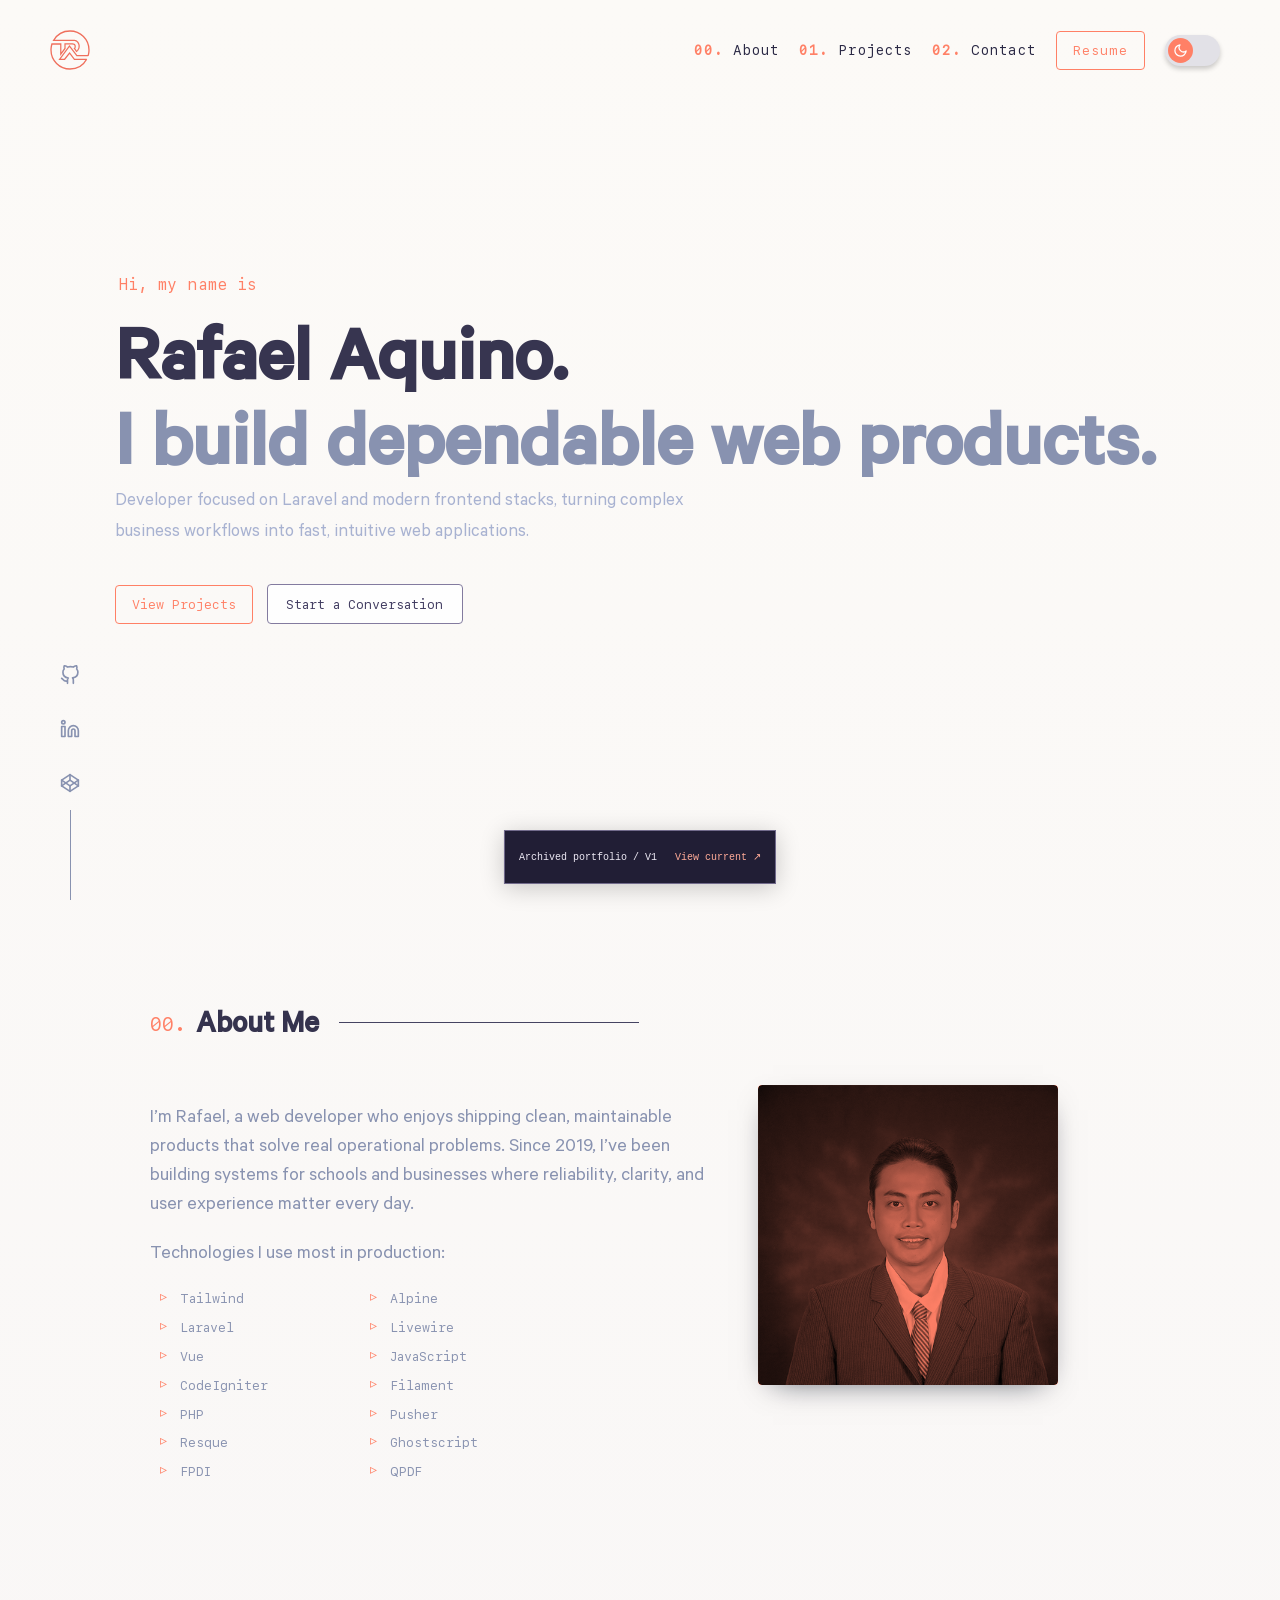
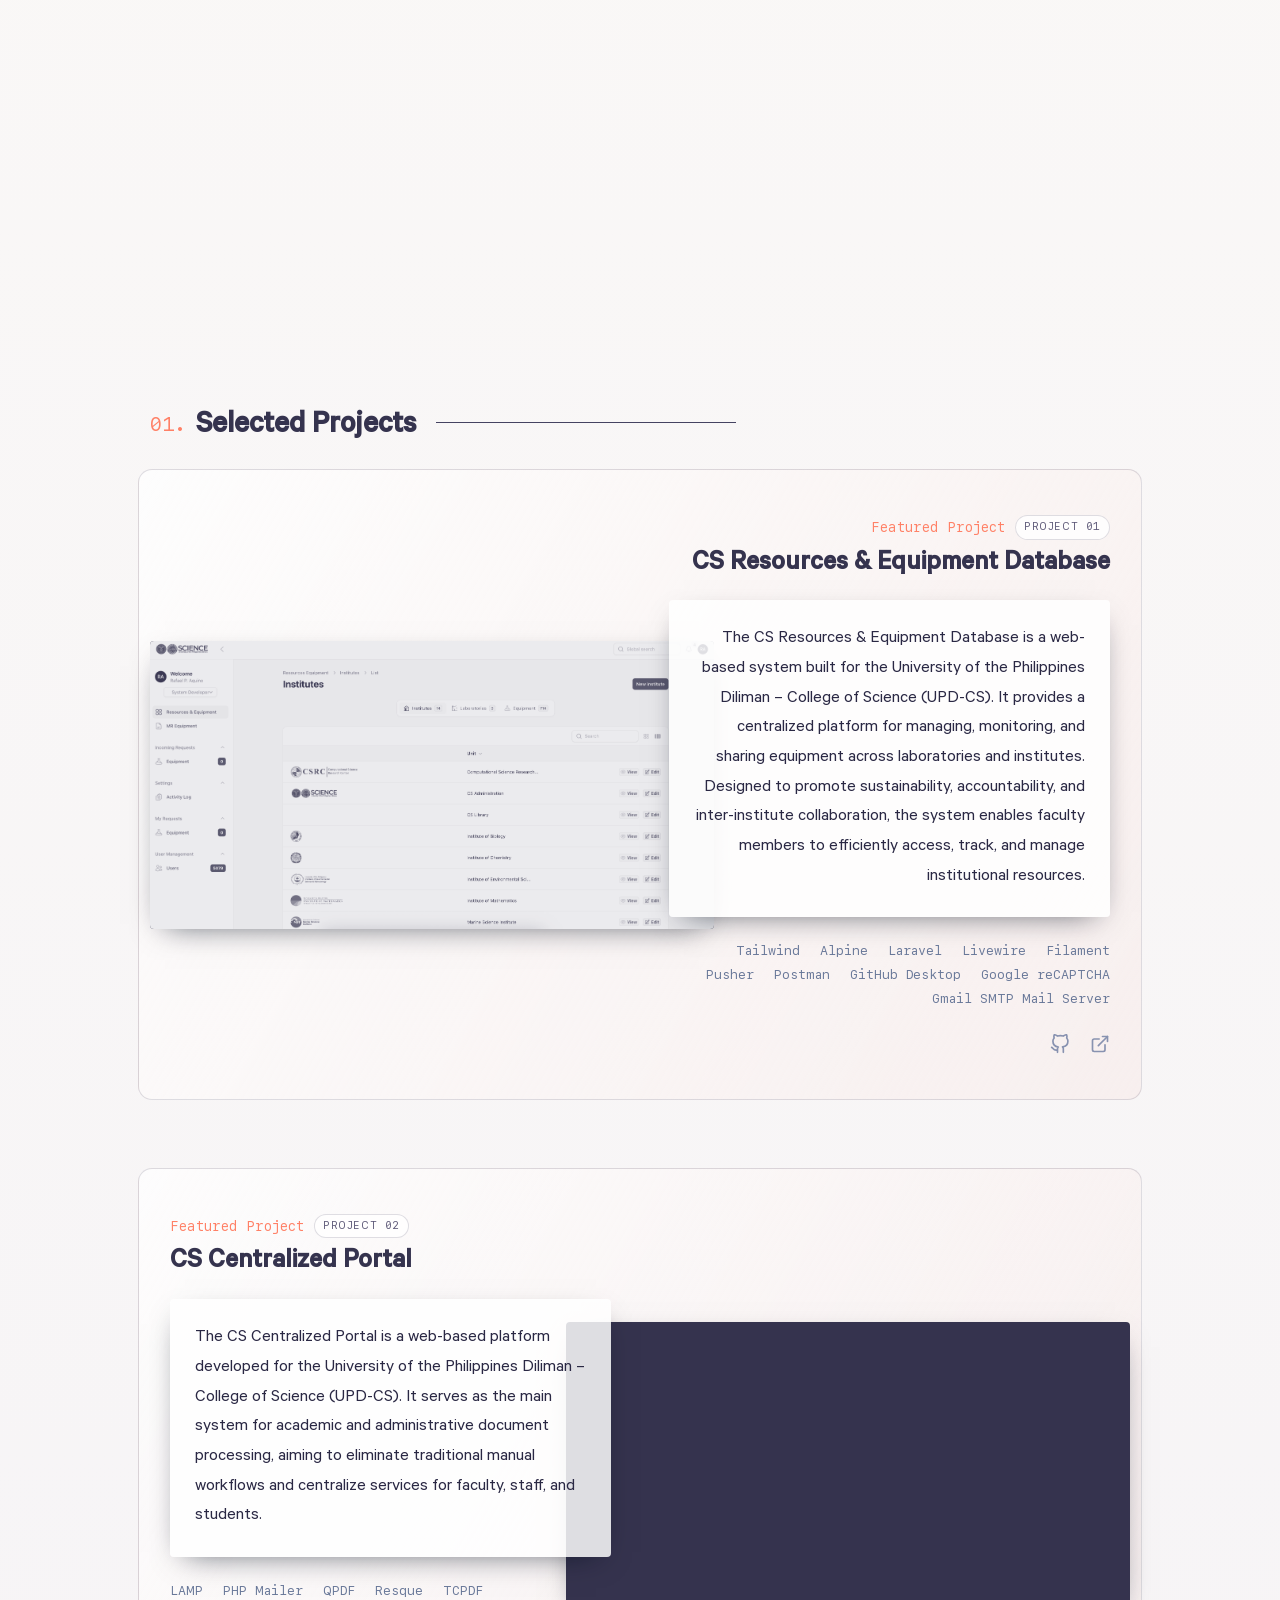
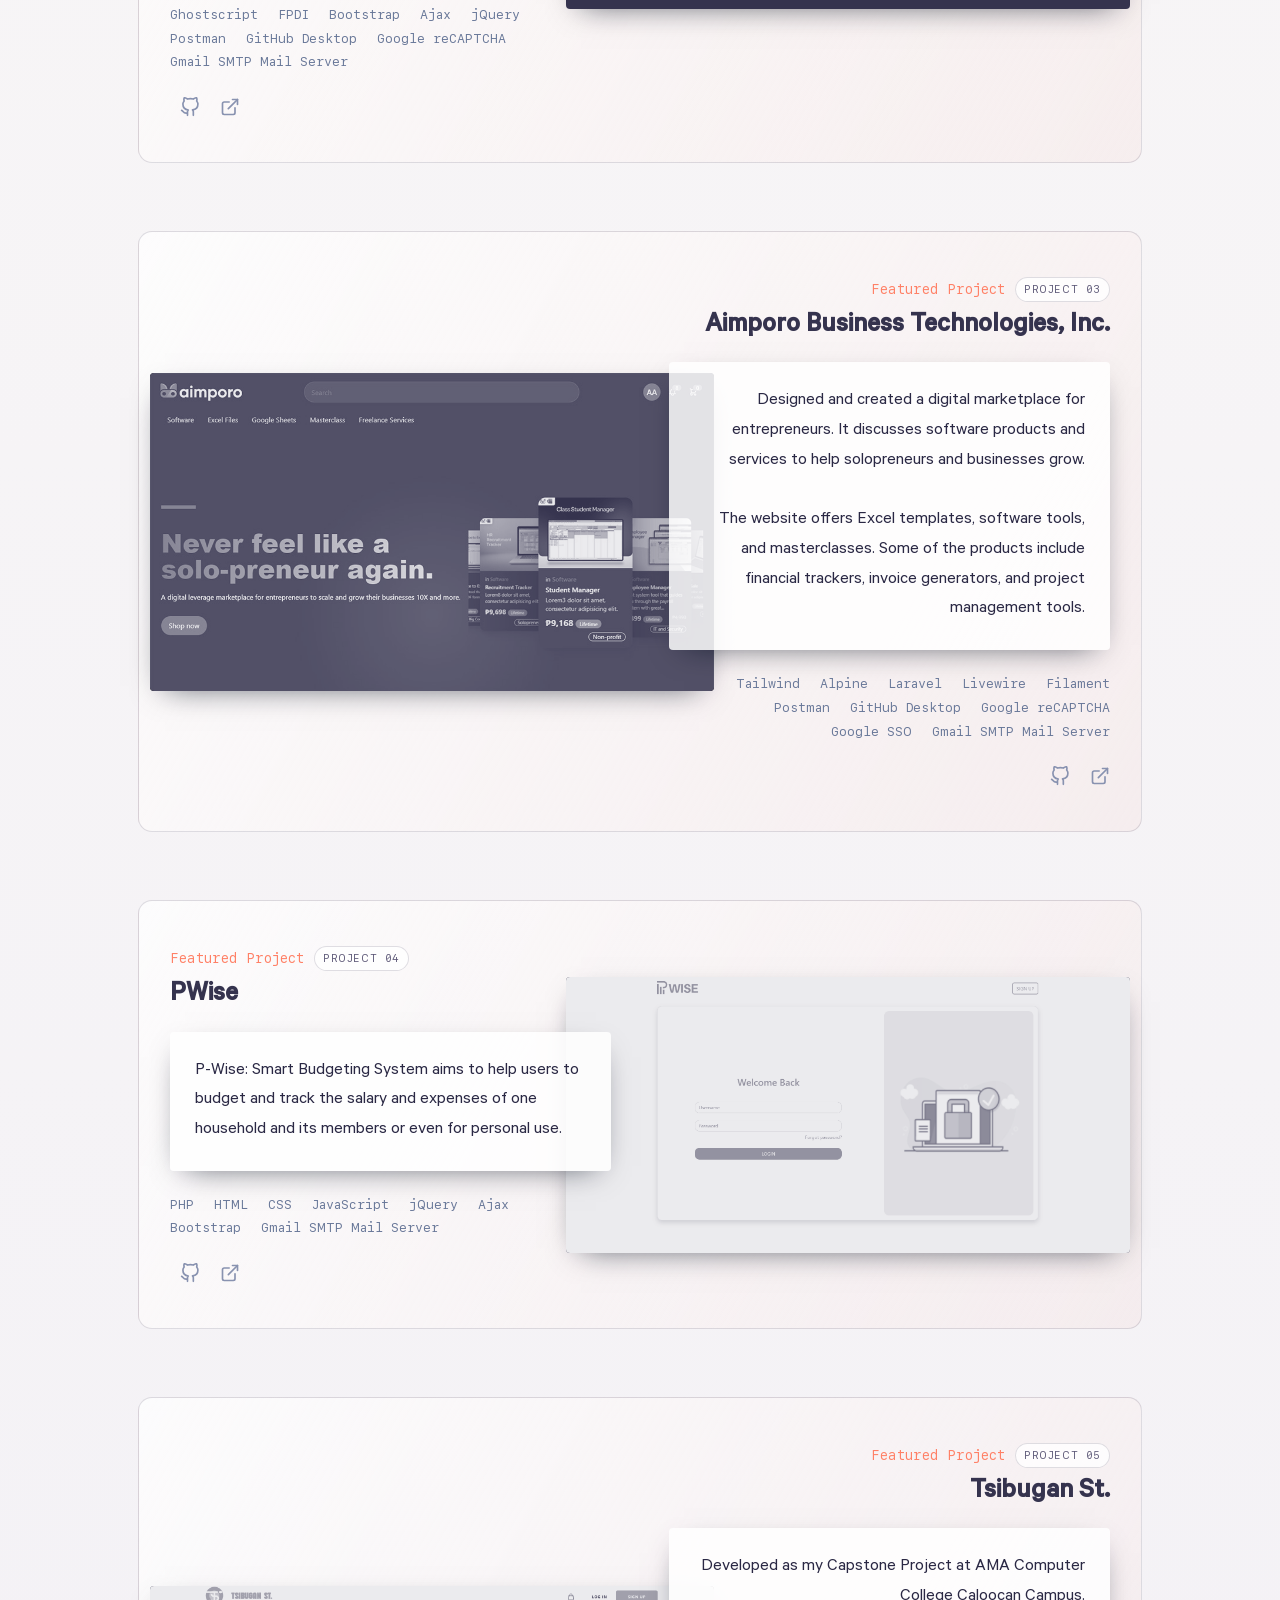
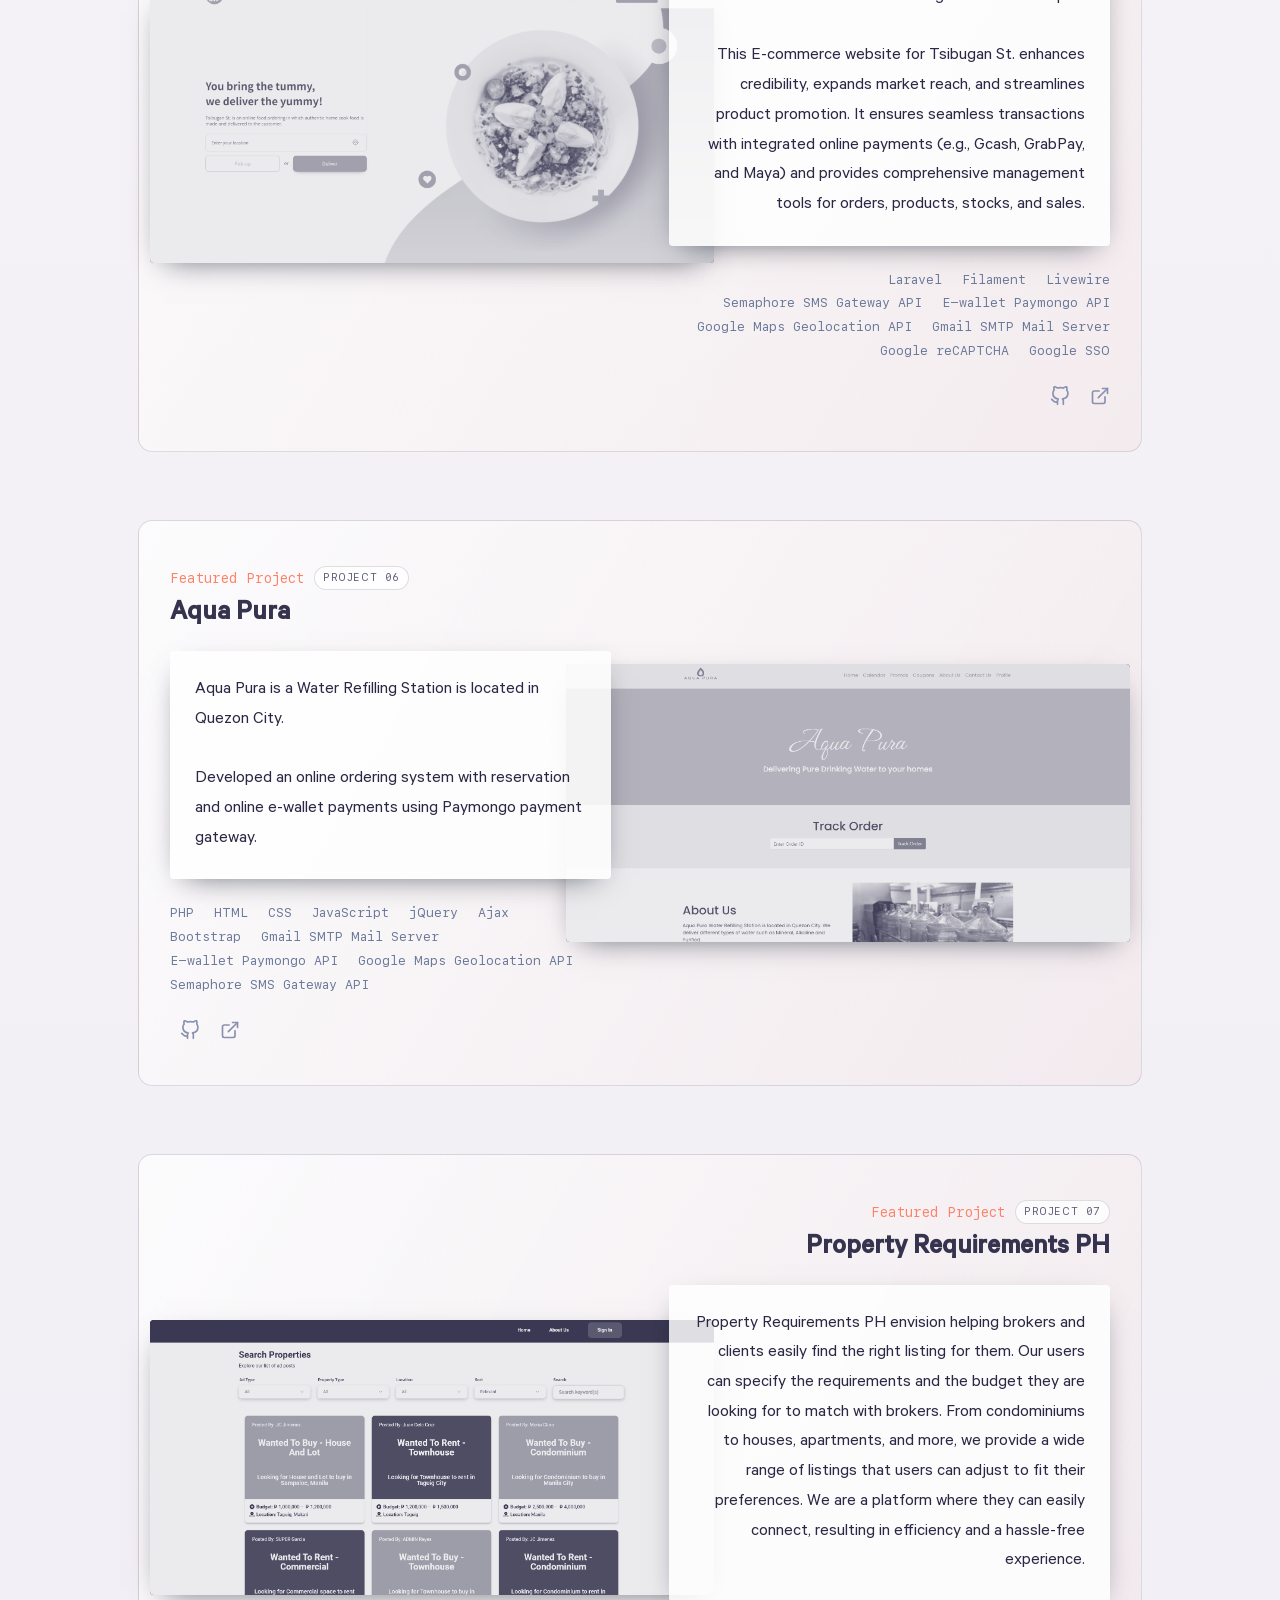
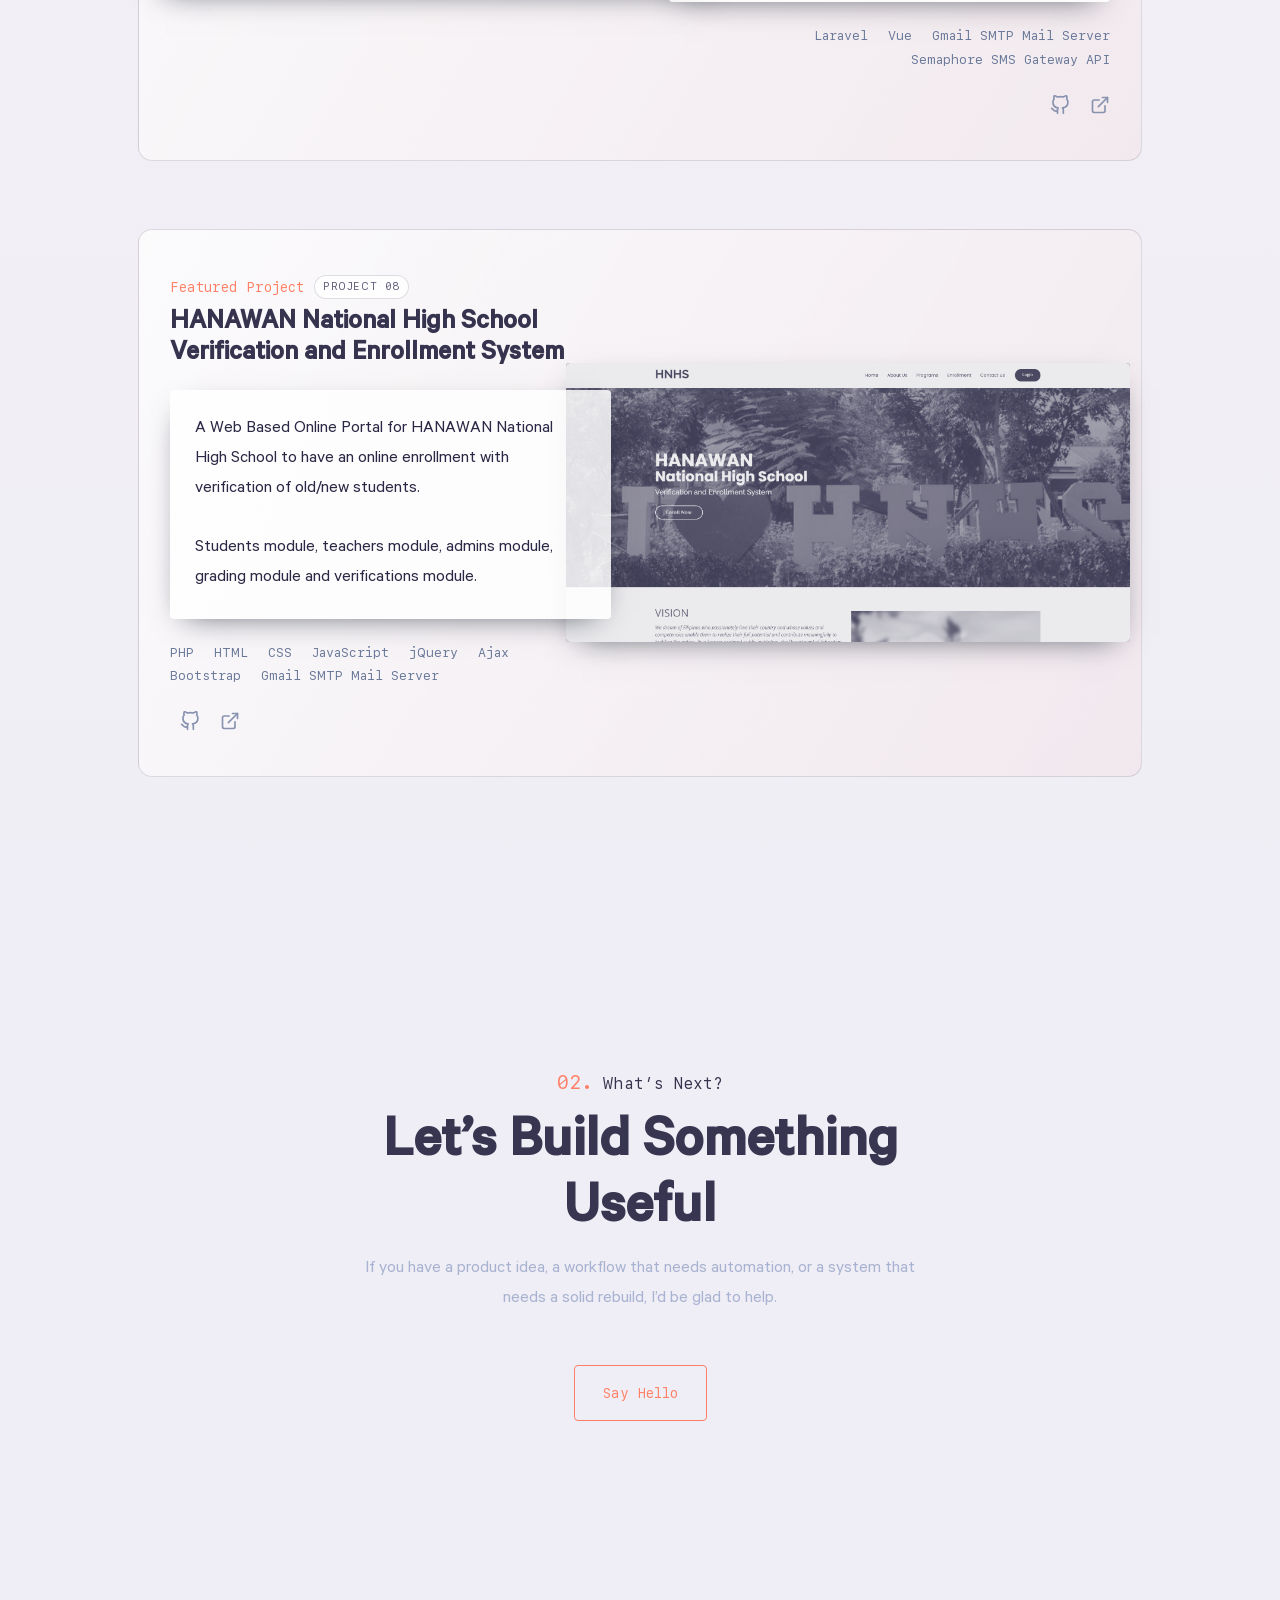
<file: v1/index.html>
<!DOCTYPE html>
<html lang="en">
<head>
    <meta charset="UTF-8">
    <meta name="viewport"
          content="width=device-width, initial-scale=1.0">
    <meta http-equiv="X-UA-Compatible" content="ie=edge">
    <meta name="description" content="Rafael Aquino - Web Developer portfolio featuring selected projects, tech stack, and contact details.">
    <title>Rafael Aquino — Portfolio V1 Archive</title>
    <meta name="robots" content="noindex, follow">
    <link rel="canonical" href="https://chrysippus2497.github.io/">
    <link rel="stylesheet" href="archive.css">
    <link rel="icon" type="image/x-icon" href="images/faviconCircle.png">
    <link rel="stylesheet" href="style.css">
    <link rel="stylesheet" href="vendor/aos.css" />
    <noscript>
        <style>
            .gatsby-image-wrapper [data-main-image] {
                opacity: 1!important;
            }

            .gatsby-image-wrapper [data-placeholder-image] {
                opacity: 0!important;
            }
        </style>
    </noscript>

</head>
<body>
<aside class="archive-notice" aria-label="Portfolio archive"><span>Archived portfolio / V1</span><a href="../">View current ↗</a></aside>
<div class="scroll-progress" id="scroll-progress" aria-hidden="true"></div>
<div class="cursor" id="cursor"></div>
<header id="header" >
<a class="skip-link" href="#main-content">Skip to content</a>
    <nav id="nav-menu" aria-label="Primary navigation">
        <div class="headerLogo">
            <a href="#home" aria-label="Go to top">
                <svg width="40" height="40" viewBox="0 0 47 47" fill="none" xmlns="http://www.w3.org/2000/svg">
                    <path d="M12.5432 12.0769H28.4389L28.887 12.1049L29.4476 12.2171L30.0296 12.4112L30.7502 12.6885L31.5032 13.1349L32.0056 13.5537L32.5057 14.0541L32.8679 14.528L33.3659 15.303L33.753 16.1605L34.1112 17.1527L34.3333 18.0974L34.3615 18.6601L34.3338 19.2134L34.279 19.8713L34.1959 20.592L34.0281 21.1796L33.6975 22.0341L33.3925 22.672L32.5689 23.9629L32.0662 24.6334L31.1312 25.3818L28.4877 21.5874L28.991 21.0839L29.1673 20.8319L29.2944 20.5266L29.3988 20.1088L29.4516 19.6068V19.1027L29.3985 18.5977L29.3209 18.2093L29.1932 17.9284L28.9845 17.563L28.65 17.1768L28.2663 16.9208L27.8242 16.7387L27.271 16.607L26.36 16.5265H17.7523V21.6992L12.5432 28.6287V17.1768M12.5432 12.0769V12.3316M12.5432 12.0769H4.5144M12.5432 12.3316H12.7969H28.431L28.8542 12.3581L29.3826 12.4638L29.9442 12.6511L30.6395 12.9186L31.3567 13.3438L31.8346 13.7422L32.3147 14.2225L32.6604 14.6748L33.1426 15.4252L33.5179 16.2566L33.8676 17.2256L34.0811 18.1333L34.1074 18.6601L34.0806 19.1965L34.0265 19.8461L33.9463 20.5419L33.7874 21.0983L33.4645 21.9327L33.1705 22.5478L32.3604 23.8175L31.8829 24.4545L31.1842 25.0136L28.8178 21.6167L29.1858 21.2485L29.3907 20.9557L29.5358 20.6072L29.6492 20.1534L29.7053 19.6202V19.0893L29.6496 18.5592L29.5638 18.1303L29.4192 17.812L29.1923 17.4147L28.8189 16.9837L28.3858 16.6948L27.9021 16.4955L27.3117 16.3549L26.3712 16.2719H17.4986V21.6139L12.7969 27.8685V17.1768M12.5432 12.3316H12.5285H4.36316M4.5144 12.0769C8.39173 5.64648 15.4437 1.34615 23.5 1.34615C35.7352 1.34615 45.6538 11.2648 45.6538 23.5C45.6538 25.2016 45.462 26.8584 45.0988 28.45H45.1M4.5144 12.0769C4.46344 12.1614 4.41302 12.2463 4.36316 12.3316M4.5144 12.0769L4.36316 12.3316M4.36316 12.3316H3.96313C7.84174 5.56136 15.1382 1 23.5 1C35.9264 1 46 11.0736 46 23.5C46 25.2007 45.8113 26.8573 45.4538 28.45M44.875 30.2896V30.0362H31.637L22.8672 18.502L11.0385 34.5522H17.2369L23.0314 27.2276L28.6363 34.5522H42.7043M44.875 30.2896L45.4538 28.45M44.875 30.2896H44.5164M43.0455 34.3L42.8476 34.5522H42.7043M43.0455 34.3L35.3607 34.2988H28.7625L23.0347 26.8136L17.1133 34.2988H11.5411L22.8704 18.9262L31.5102 30.2896H44.5164M43.0455 34.3L42.8476 34.75L43.2434 34.3M1.36352 19.45C1.12472 20.7638 1 22.1173 1 23.5C1 35.9264 11.0736 46 23.5 46C32.0126 46 39.4211 41.2727 43.2434 34.3M1.36352 19.45H1.7155M1.36352 19.45L1.7155 17.875L2.125 16.3H12.7969V17.1768M1.7155 19.45C1.47293 20.7631 1.34615 22.1167 1.34615 23.5C1.34615 35.7352 11.2648 45.6538 23.5 45.6538C31.7103 45.6538 38.8774 41.1876 42.7043 34.5522M1.7155 19.45L2.40625 16.7043H12.5432V16.7676V17.1768M43.2434 34.3H42.8476C42.8004 34.3844 42.7526 34.4685 42.7043 34.5522M12.5432 17.1768H12.7969M45.4538 28.45H45.1M45.1 28.45L44.5164 30.2896" stroke="#EF6F5C" stroke-width="1.2"/>
                </svg>
            </a>
        </div>
            <ol class="firstNav">
                <li>
                    <a href="#about" class="nav-link"><span aria-hidden="true">00. </span>About</a>
                </li>
                <li>
                    <a href="#projects" class="nav-link"><span aria-hidden="true">01. </span>Projects</a>
                </li>
                <li>
                    <a href="#contact" class="nav-link"><span aria-hidden="true">02. </span>Contact</a>
                </li>
                <li>
                    <a class="resume-button" href="./resume/resume.pdf" target="_blank" rel="noopener noreferrer">Resume</a>
                </li>
                <li>
                    <div class="darkModeBg">
                        <button type="button" class="toggleDarkMode lightToggle" aria-label="Toggle color theme">
                            <svg xmlns="http://www.w3.org/2000/svg" class="lightModeIcon feather feather-sun" width="24" height="24" viewBox="0 0 24 24" fill="none" stroke="currentColor" stroke-width="2" stroke-linecap="round" stroke-linejoin="round">
                                <circle cx="12" cy="12" r="5"></circle>
                                <line x1="12" y1="1" x2="12" y2="3"></line>
                                <line x1="12" y1="21" x2="12" y2="23"></line>
                                <line x1="4.22" y1="4.22" x2="5.64" y2="5.64"></line>
                                <line x1="18.36" y1="18.36" x2="19.78" y2="19.78"></line>
                                <line x1="1" y1="12" x2="3" y2="12"></line>
                                <line x1="21" y1="12" x2="23" y2="12"></line>
                                <line x1="4.22" y1="19.78" x2="5.64" y2="18.36"></line>
                                <line x1="18.36" y1="5.64" x2="19.78" y2="4.22"></line>
                            </svg>
                            <svg xmlns="http://www.w3.org/2000/svg" class="darkModeIcon feather feather-moon" width="24" height="24" viewBox="0 0 24 24" fill="none" stroke="currentColor" stroke-width="2" stroke-linecap="round" stroke-linejoin="round">
                                <path d="M21 12.79A9 9 0 1 1 11.21 3 7 7 0 0 0 21 12.79z"></path>
                            </svg>
                        </button>
                    </div>
                </li>
            </ol>
        <button type="button" class="hamburger" aria-expanded="false" aria-controls="mobile-menu" aria-label="Open menu">
            <span class="bar"></span>

            <span class="bar"></span>
            <span class="bar"></span>
        </button>
    </nav>
    <aside id="mobile-menu" aria-hidden="true" class="aside" data-visible="false">
        <nav aria-label="Mobile navigation">
            <ol class="">
                <li>
                    <a href="#about" class="aside-links nav-link"><span aria-hidden="true">00. </span>About</a>
                </li>
                <li>
                    <a href="#projects" class="aside-links nav-link"><span aria-hidden="true">01. </span>Projects</a>
                </li>
                <li>
                    <a href="#contact" class="aside-links nav-link"><span aria-hidden="true">02. </span>Contact</a>
                </li>
                <li>
                    <a class="resume-button mobile-resume-button" href="./resume/resume.pdf" target="_blank" rel="noopener noreferrer">Resume</a>
                </li>
                <li>
                    <div class="darkModeBg">
                        <button type="button" class="toggleDarkMode lightToggle" aria-label="Toggle color theme">
                            <svg xmlns="http://www.w3.org/2000/svg" class="lightModeIcon feather feather-sun" width="24" height="24" viewBox="0 0 24 24" fill="none" stroke="currentColor" stroke-width="2" stroke-linecap="round" stroke-linejoin="round">
                                <circle cx="12" cy="12" r="5"></circle>
                                <line x1="12" y1="1" x2="12" y2="3"></line>
                                <line x1="12" y1="21" x2="12" y2="23"></line>
                                <line x1="4.22" y1="4.22" x2="5.64" y2="5.64"></line>
                                <line x1="18.36" y1="18.36" x2="19.78" y2="19.78"></line>
                                <line x1="1" y1="12" x2="3" y2="12"></line>
                                <line x1="21" y1="12" x2="23" y2="12"></line>
                                <line x1="4.22" y1="19.78" x2="5.64" y2="18.36"></line>
                                <line x1="18.36" y1="5.64" x2="19.78" y2="4.22"></line>
                            </svg>
                            <svg xmlns="http://www.w3.org/2000/svg" class="darkModeIcon feather feather-moon" width="24" height="24" viewBox="0 0 24 24" fill="none" stroke="currentColor" stroke-width="2" stroke-linecap="round" stroke-linejoin="round">
                                <path d="M21 12.79A9 9 0 1 1 11.21 3 7 7 0 0 0 21 12.79z"></path>
                            </svg>
                        </button>
                    </div>
                </li>
            </ol>
        </nav>
    </aside>

</header>

<div class="logoDiv">
    <svg id="logo" width="102" height="102" viewBox="0 0 102 102" fill="none" xmlns="http://www.w3.org/2000/svg">
        <path d="M26.6515 25.6154H61.9753L62.9711 25.6777L64.217 25.9269L65.5103 26.3582L67.1115 26.9744L68.7849 27.9665L69.9012 28.8971L71.0127 30.009L71.8176 31.0622L72.9243 32.7844L73.7845 34.69L74.5804 36.895L75.0741 38.9941L75.1366 40.2447L75.0751 41.4743L74.9533 42.9363L74.7686 44.5377L74.3957 45.8437L73.661 47.7424L72.9833 49.1601L71.1531 52.0287L70.036 53.5188L67.9582 55.1818L62.0838 46.7497L63.2022 45.6309L63.5939 45.071L63.8765 44.3925L64.1085 43.464L64.2259 42.3485V41.2282L64.1078 40.1059L63.9352 39.2428L63.6517 38.6186L63.1878 37.8066L62.4443 36.9483L61.5917 36.3796L60.6093 35.9749L59.3801 35.6821L57.3557 35.5034H38.2274V46.9982L26.6515 62.3972V36.9483M26.6515 25.6154V26.1813M26.6515 25.6154H8.80978M26.6515 26.1813H27.2153H61.9577L62.8981 26.2401L64.0725 26.4751L65.3204 26.8913L66.8655 27.4858L68.4594 28.4308L69.5214 29.3161L70.5882 30.3834L71.3563 31.3884L72.4279 33.056L73.2619 34.9035L74.0392 37.0569L74.5136 39.074L74.5721 40.2447L74.5125 41.4366L74.3923 42.8801L74.2139 44.4264L73.8608 45.6628L73.1433 47.5172L72.4899 48.884L70.6898 51.7055L69.6286 53.121L68.0761 54.3636L62.8173 46.8149L63.6351 45.9967L64.0905 45.3459L64.413 44.5716L64.665 43.563L64.7896 42.3783V41.1984L64.6657 40.0203L64.4752 39.0674L64.1537 38.3599L63.6495 37.477L62.8198 36.5193L61.8573 35.8773L60.7824 35.4345L59.4704 35.122L57.3804 34.9375H37.6636V46.8086L27.2153 60.7077V36.9483M26.6515 26.1813H26.619H8.47368M8.80978 25.6154C17.4261 11.3255 33.097 1.76923 51 1.76923C78.1894 1.76923 100.231 23.8106 100.231 51C100.231 54.7814 99.8044 58.4632 98.9972 62H99M8.80978 25.6154C8.69652 25.8032 8.58449 25.9919 8.47368 26.1813M8.80978 25.6154L8.47368 26.1813M8.47368 26.1813H7.58473C16.2039 11.1364 32.4182 1 51 1C78.6142 1 101 23.3858 101 51C101 54.7793 100.581 58.4606 99.7861 62M98.5 66.0881V65.5249H69.0821L49.5938 39.8932L23.3077 75.5604H37.0821L49.9586 59.2836L62.4139 75.5604H93.6763M98.5 66.0881L99.7861 62M98.5 66.0881H97.7031M94.4344 75L93.9947 75.5604H93.6763M94.4344 75L77.357 74.9973H62.6944L49.966 58.3637L36.8072 74.9973H24.4246L49.6009 40.836L68.8005 66.0881H97.7031M94.4344 75L93.9947 76L94.8741 75M1.80783 42C1.27715 44.9195 1 47.9274 1 51C1 78.6142 23.3858 101 51 101C69.9169 101 86.3802 90.4948 94.8741 75M1.80783 42H2.59M1.80783 42L2.59 38.5L3.5 35H27.2153V36.9483M2.59 42C2.05096 44.9179 1.76923 47.9261 1.76923 51C1.76923 78.1894 23.8106 100.231 51 100.231C69.245 100.231 85.1719 90.3058 93.6763 75.5604M2.59 42L4.125 35.8984H26.6515V36.0391V36.9483M94.8741 75H93.9947C93.8897 75.1876 93.7836 75.3744 93.6763 75.5604M26.6515 36.9483H27.2153M99.7861 62H99M99 62L97.7031 66.0881" stroke="#EF6F5C" stroke-width="2"/>
    </svg>
</div>
<div class="socialLinksDiv">
    <ul class="socialLinks">
        <li>
            <a href="https://github.com/chrysippus2497" target="_blank" rel="noopener noreferrer" title="GitHub">
                <svg xmlns="http://www.w3.org/2000/svg" width="24" height="24" viewBox="0 0 24 24" fill="none" stroke="currentColor" stroke-width="2" stroke-linecap="round" stroke-linejoin="round" class="feather feather-github">
                    <path d="M9 19c-5 1.5-5-2.5-7-3m14 6v-3.87a3.37 3.37 0 0 0-.94-2.61c3.14-.35 6.44-1.54 6.44-7A5.44 5.44 0 0 0 20 4.77 5.07 5.07 0 0 0 19.91 1S18.73.65 16 2.48a13.38 13.38 0 0 0-7 0C6.27.65 5.09 1 5.09 1A5.07 5.07 0 0 0 5 4.77a5.44 5.44 0 0 0-1.5 3.78c0 5.42 3.3 6.61 6.44 7A3.37 3.37 0 0 0 9 18.13V22">
                    </path>
                </svg>
            </a>
        </li>
        <li>
            <a href="https://www.linkedin.com/rafael-aquino-017623197" target="_blank" rel="noopener noreferrer" title="LinkedIn">
                <svg xmlns="http://www.w3.org/2000/svg" width="24" height="24"  viewBox="0 0 24 24" fill="none" stroke="currentColor" stroke-width="2" stroke-linecap="round" stroke-linejoin="round" class="feather feather-linkedin">
                    <path d="M16 8a6 6 0 0 1 6 6v7h-4v-7a2 2 0 0 0-2-2 2 2 0 0 0-2 2v7h-4v-7a6 6 0 0 1 6-6z"></path>
                    <rect x="2" y="9" width="4" height="12"></rect>
                    <circle cx="4" cy="4" r="2"></circle>
                </svg>
            </a>
        </li>
        <li>
            <a href="https://codepen.io/devrap2497" target="_blank" rel="noopener noreferrer" title="CodePen">
                <svg xmlns="http://www.w3.org/2000/svg" width="24" height="24"  viewBox="0 0 24 24" fill="none" stroke="currentColor" stroke-width="2" stroke-linecap="round" stroke-linejoin="round" class="feather feather-codepen">
                    <polygon points="12 2 22 8.5 22 15.5 12 22 2 15.5 2 8.5 12 2"></polygon>
                    <line x1="12" y1="22" x2="12" y2="15.5"></line>
                    <polyline points="22 8.5 12 15.5 2 8.5"></polyline>
                    <polyline points="2 15.5 12 8.5 22 15.5"></polyline>
                    <line x1="12" y1="2" x2="12" y2="8.5"></line>
                </svg>
            </a>
        </li>
        <!--<li>
            <a href="https://twitter.com/rapidota" target="_blank" rel="noopener noreferrer" title="Twitter"><svg xmlns="http://www.w3.org/2000/svg" width="24" height="24"  viewBox="0 0 24 24" fill="none" stroke="currentColor" stroke-width="2" stroke-linecap="round" stroke-linejoin="round" class="feather feather-twitter">
                <path d="M23 3a10.9 10.9 0 0 1-3.14 1.53 4.48 4.48 0 0 0-7.86 3v1A10.66 10.66 0 0 1 3 4s-4 9 5 13a11.64 11.64 0 0 1-7 2c9 5 20 0 20-11.5a4.5 4.5 0 0 0-.08-.83A7.72 7.72 0 0 0 23 3z">
                </path>
            </svg>
            </a>
        </li>-->
    </ul>
</div>

<main id="main-content">
<section class="hero" id="home">
    <div>
        <h1>Hi, my name is</h1>
    </div>
    <div>
        <h2 class="big-heading" id="big-heading">Rafael Aquino.</h2>
    </div>
    <div>
        <h3 class="big-heading">I build dependable web products.</h3>
    </div>
    <p class="hero-intro">Developer focused on Laravel and modern frontend stacks, turning complex business workflows into fast, intuitive web applications.</p>
    <div class="hero-cta">
        <a href="#projects" class="resume-button hero-link">View Projects</a>
        <a href="#contact" class="hero-link hero-link-secondary">Start a Conversation</a>
    </div>
</section>
<div id="about" class="about__StyledAboutSection-sc-1ownso9-0 bNXWUU">
    <h2 class="numbered-heading">About Me</h2>
    <div class="inner">
        <div class="about__StyledText-sc-1ownso9-1 kNIdQM">
            <p>
                I’m Rafael, a web developer who enjoys shipping clean, maintainable products that solve real operational problems. Since 2019, I’ve been building systems for schools and businesses where reliability, clarity, and user experience matter every day.
            </p>
            <p>
                Technologies I use most in production:
            </p>
            <ul class="skills-list">
                <li>Tailwind</li>
                <li>Alpine</li>
                <li>Laravel</li>
                <li>Livewire</li>
                <li>Vue</li>
                <li>JavaScript</li>
                <li>CodeIgniter</li>
                <li>Filament</li>
                <li>PHP</li>
                <li>Pusher</li>
                <li>Resque</li>
                <li>Ghostscript</li>
                <li>FPDI</li>
                <li>QPDF</li>
                <!--<li>Git</li>-->
            </ul>
        </div>
        <div class="about__StyledPic-sc-1ownso9-2 lbrXps">
            <div class="wrapper">
                <div  class="gatsby-image-wrapper gatsby-image-wrapper-constrained img">
                    <div style="max-width: 500px; display: block;">
                        <img alt="" role="presentation" aria-hidden="true" src="data:image/svg+xml;charset=utf-8,%3Csvg height='500' width='500' xmlns='http://www.w3.org/2000/svg' version='1.1'%3E%3C/svg%3E" style="max-width: 100%; display: block; position: static;">
                    </div>
                    <div aria-hidden="true"  style="opacity: 0; transition: opacity 500ms linear 0s; background-color: rgb(232, 232, 232); position: absolute; inset: 0px; object-fit: cover;"></div>
                    <picture>
                        <source type="image/jpg" srcset="./images/about_me_hero.jpg 125w, ./images/about_me_hero.jpg 250w, ./images/about_me_hero.jpg 500w" sizes="(min-width: 500px) 500px, 100vw">
                        <source type="image/jpg" srcset="./images/about_me_hero.jpg 125w, ./images/about_me_hero.jpg 250w, ./images/about_me_hero.jpg 500w" sizes="(min-width: 500px) 500px, 100vw">
                        <img  sizes="(min-width: 500px) 500px, 100vw" decoding="async" src="./images/about_me_hero.jpg" srcset="./images/about_me_hero.jpg 125w, ./images/about_me_hero.jpg 250w, ./images/about_me_hero.jpg 500w" alt="Headshot" style="object-fit: cover; opacity: 1;">
                    </picture>
                    <noscript></noscript>
                </div>
            </div>
        </div>
    </div>
</div>
<div class="container" id="projects">
    <h2 class="numbered-heading">Selected Projects</h2>
</div>
<section id="contact" class="contact__StyledContactSection-sc-1m8df4t-0 fMdyDu">
    <h2 class="numbered-heading overline">What’s Next?</h2>
    <h2 class="title">Let’s Build Something Useful</h2>
    <p>If you have a product idea, a workflow that needs automation, or a system that needs a solid rebuild, I’d be glad to help.</p>
    <a class="email-link" href="mailto:rafael.aquino.186@gmail.com" rel="noopener noreferrer" target="_blank">Say Hello</a>
</section>
</main>
<footer class="footer">
    <ul class="footerIcons">
        <li>
            <a href="https://github.com/chrysippus2497" target="_blank" rel="noopener noreferrer" title="GitHub">
                <svg xmlns="http://www.w3.org/2000/svg" width="24" height="24" viewBox="0 0 24 24" fill="none" stroke="currentColor" stroke-width="2" stroke-linecap="round" stroke-linejoin="round" class="feather feather-github">
                    <path d="M9 19c-5 1.5-5-2.5-7-3m14 6v-3.87a3.37 3.37 0 0 0-.94-2.61c3.14-.35 6.44-1.54 6.44-7A5.44 5.44 0 0 0 20 4.77 5.07 5.07 0 0 0 19.91 1S18.73.65 16 2.48a13.38 13.38 0 0 0-7 0C6.27.65 5.09 1 5.09 1A5.07 5.07 0 0 0 5 4.77a5.44 5.44 0 0 0-1.5 3.78c0 5.42 3.3 6.61 6.44 7A3.37 3.37 0 0 0 9 18.13V22">
                    </path>
                </svg>
            </a>
        </li>
        <li>
            <a href="https://www.linkedin.com/rafael-aquino-017623197" target="_blank" rel="noopener noreferrer" title="LinkedIn">
                <svg xmlns="http://www.w3.org/2000/svg" width="24" height="24"  viewBox="0 0 24 24" fill="none" stroke="currentColor" stroke-width="2" stroke-linecap="round" stroke-linejoin="round" class="feather feather-linkedin">
                    <path d="M16 8a6 6 0 0 1 6 6v7h-4v-7a2 2 0 0 0-2-2 2 2 0 0 0-2 2v7h-4v-7a6 6 0 0 1 6-6z"></path>
                    <rect x="2" y="9" width="4" height="12"></rect>
                    <circle cx="4" cy="4" r="2"></circle>
                </svg>
            </a>
        </li>
        <li>
            <a href="https://codepen.io/devrap2497" target="_blank" rel="noopener noreferrer" title="CodePen">
                <svg xmlns="http://www.w3.org/2000/svg" width="24" height="24"  viewBox="0 0 24 24" fill="none" stroke="currentColor" stroke-width="2" stroke-linecap="round" stroke-linejoin="round" class="feather feather-codepen">
                    <polygon points="12 2 22 8.5 22 15.5 12 22 2 15.5 2 8.5 12 2"></polygon>
                    <line x1="12" y1="22" x2="12" y2="15.5"></line>
                    <polyline points="22 8.5 12 15.5 2 8.5"></polyline>
                    <polyline points="2 15.5 12 8.5 22 15.5"></polyline>
                    <line x1="12" y1="2" x2="12" y2="8.5"></line>
                </svg>
            </a>
        </li>
        <!--<li>
            <a href="https://twitter.com/rapidota" target="_blank" rel="noopener noreferrer" title="Twitter"><svg xmlns="http://www.w3.org/2000/svg" width="24" height="24"  viewBox="0 0 24 24" fill="none" stroke="currentColor" stroke-width="2" stroke-linecap="round" stroke-linejoin="round" class="feather feather-twitter">
                <path d="M23 3a10.9 10.9 0 0 1-3.14 1.53 4.48 4.48 0 0 0-7.86 3v1A10.66 10.66 0 0 1 3 4s-4 9 5 13a11.64 11.64 0 0 1-7 2c9 5 20 0 20-11.5a4.5 4.5 0 0 0-.08-.83A7.72 7.72 0 0 0 23 3z">
                </path>
            </svg>
            </a>
        </li>-->
    </ul>
    <p class="footer-text">Built by Rafael Aquino <span id="year"></span></p>
</footer>
<button type="button" id="back-to-top" class="back-to-top" aria-label="Back to top">Top</button>



<script src="vendor/aos.js"></script>
<script src="javascript.js" defer></script>
<script>
    // Sample data for multiple projects
    const projectsData = [
        {
            title: "CS Resources & Equipment Database",
            imageSrc: "./project-assets/cs-resources-equipment-database.png",
            projectLink: "https://csresourcesequipment.com",
            description: `The CS Resources & Equipment Database is a web-based system built for the University of the Philippines Diliman – College of Science (UPD-CS). It provides a centralized platform for managing, monitoring, and sharing equipment across laboratories and institutes. Designed to promote sustainability, accountability, and inter-institute collaboration, the system enables faculty members to efficiently access, track, and manage institutional resources.`,
            techList: ["Tailwind", "Alpine", "Laravel", "Livewire", "Filament", "Pusher", "Postman", "GitHub Desktop", "Google reCAPTCHA", "Gmail SMTP Mail Server"],
            githubLink: "https://github.com/chrysippus2497/",
            externalLink: "https://csresourcesequipment.com"
        },

        {
            title: "CS Centralized Portal",
            imageSrc: "./project-assets/cs-centralized-portal.png",
            projectLink: "https://cscentralizedportal.com",
            description: `The CS Centralized Portal is a web-based platform developed for the University of the Philippines Diliman – College of Science (UPD-CS). It serves as the main system for academic and administrative document processing, aiming to eliminate traditional manual workflows and centralize services for faculty, staff, and students.`,
            techList: ["LAMP", "PHP Mailer", "QPDF", "Resque", "TCPDF", "Ghostscript", "FPDI", "Bootstrap", "Ajax", "jQuery", "Postman", "GitHub Desktop", "Google reCAPTCHA", "Gmail SMTP Mail Server"],
            githubLink: "https://github.com/chrysippus2497/",
            externalLink: "https://cscentralizedportal.com",
        },
        
        {
            title: "Aimporo Business Technologies, Inc.",
            imageSrc: "./project-assets/aimporo.jpg",
            projectLink: "https://aimporo.com",
            description: `Designed and created a digital marketplace for entrepreneurs. It discusses software products and services to help solopreneurs and businesses grow.
            <br><br>The website offers Excel templates, software tools, and masterclasses. Some of the products include financial trackers, invoice generators, and project
            management tools.`,
            techList: ["Tailwind", "Alpine", "Laravel", "Livewire", "Filament", "Postman", "GitHub Desktop", "Google reCAPTCHA", "Google SSO", "Gmail SMTP Mail Server"],
            githubLink: "https://github.com/chrysippus2497/Aimporo-original",
            externalLink: "https://aimporo.com"
        },

        {
            title: "PWise",
            imageSrc: "./project-assets/pwise_hero.png",
            projectLink: "https://pwise.com",
            description: `P-Wise: Smart Budgeting System aims to help users to budget and track the salary and expenses of one household and its members or even for personal use.`,
            techList: ["PHP", "HTML", "CSS", "JavaScript", "jQuery", "Ajax", "Bootstrap", "Gmail SMTP Mail Server"],
            githubLink: "https://github.com/chrysippus2497/pwise-new",
            externalLink: "https://pwise.com"
        },
        {
            title: "Tsibugan St.",
            imageSrc: "./project-assets/tsibugan_hero.png",
            projectLink: "https://tsibugan-st.com",
            description: `Developed as my Capstone Project at AMA Computer College Caloocan Campus.<br><br>This E-commerce website for Tsibugan St. enhances credibility, expands market reach, and streamlines product promotion. It ensures seamless transactions with integrated online payments (e.g., Gcash, GrabPay, and Maya) and provides comprehensive management tools for orders, products, stocks, and sales.`,
            techList: ["Laravel", "Filament", "Livewire", "Semaphore SMS Gateway API", "E-wallet Paymongo API", "Google Maps Geolocation API", "Gmail SMTP Mail Server", "Google reCAPTCHA", "Google SSO"],
            githubLink: "https://github.com/chrysippus2497/tsibugan-st",
            externalLink: "https://tsibugan-st.com"
        },
        {
            title: "Aqua Pura",
            imageSrc: "./project-assets/aquapura_hero.png",
            projectLink: "https://aquapura.com",
            description: `Aqua Pura is a Water Refilling Station is located in Quezon City. <br><br> Developed an online ordering system with reservation and online e-wallet payments using Paymongo payment gateway.`,
            techList: ["PHP", "HTML", "CSS", "JavaScript", "jQuery", "Ajax", "Bootstrap", "Gmail SMTP Mail Server", "E-wallet Paymongo API", "Google Maps Geolocation API", "Semaphore SMS Gateway API"],
            githubLink: "https://github.com/chrysippus2497/aquapura",
            externalLink: "https://aquapura.com"
        },
        {
            title: "Property Requirements PH",
            imageSrc: "./project-assets/propertyrequirementsph_hero.png",
            projectLink: "https://propertyrequirementsph.com",
            description: `Property Requirements PH envision helping brokers and clients easily find the right listing for them. Our users can specify the requirements and the budget they are looking for to match with brokers. From condominiums to houses, apartments, and more, we provide a wide range of listings that users can adjust to fit their preferences. We are a platform where they can easily connect, resulting in efficiency and a hassle-free experience.`,
            techList: ["Laravel", "Vue", "Gmail SMTP Mail Server", "Semaphore SMS Gateway API"],
            githubLink: "https://github.com/chrysippus2497/propertyrequirementsph",
            externalLink: "https://propertyrequirementsph.com"
        },

        {
            title: "HANAWAN National High School Verification and Enrollment System",
            imageSrc: "./project-assets/hnhs_hero.png",
            projectLink: "https://hnhs.com",
            description: `A Web Based Online Portal for HANAWAN National High School to have an online enrollment with verification of old/new students. <br><br>Students module, teachers module, admins module, grading module and verifications module.`,
            techList: ["PHP", "HTML", "CSS", "JavaScript", "jQuery", "Ajax", "Bootstrap", "Gmail SMTP Mail Server"],
            githubLink: "https://github.com/chrysippus2497/hnhs",
            externalLink: "https://hnhs.com"
        },





        // Add more project data as needed
    ];

    // Function to generate HTML for each project
    // Function to generate HTML for each project
    function generateProjectHTML(project, index) {
        const projectNumber = String(index + 1).padStart(2, "0");
        return `
        <div class="project-image" data-aos="fade-down" data-aos-duration="1000" data-aos-once="true">
            <div class="wrapper">
                <a href="${project.projectLink}"  target="_blank" rel="noopener noreferrer">
                    <img src="${project.imageSrc}" alt="${project.title}" loading="lazy" decoding="async">
                </a>
            </div>
        </div>
        <div class="project-content" data-aos="fade-left" data-aos-duration="1000" data-aos-once="true" data-aos-delay="100">
            <div class="project-meta">
                <p class="project-featured">Featured Project</p>
                <p class="project-number">Project ${projectNumber}</p>
            </div>
            <h3 class="project-title"><a href="${project.projectLink}" class="project-title-link">${project.title}</a></h3>
            <div class="project-description">${project.description}</div>
            <ul class="project-tech-list">
                ${project.techList.map(tech => `<li class="techList">${tech}</li>`).join('')}
            </ul>
            <div class="project-links">
                <a href="${project.githubLink}" title="GitHub" aria-label="GitHub" target="_blank" rel="noopener noreferrer">
                    <!-- Replace this comment with your GitHub SVG code -->
                    <svg xmlns="http://www.w3.org/2000/svg" width="24" height="24" viewBox="0 0 24 24" fill="none" stroke="currentColor" stroke-width="2" stroke-linecap="round" stroke-linejoin="round" class="feather feather-github">
                        <path d="M9 19c-5 1.5-5-2.5-7-3m14 6v-3.87a3.37 3.37 0 0 0-.94-2.61c3.14-.35 6.44-1.54 6.44-7A5.44 5.44 0 0 0 20 4.77 5.07 5.07 0 0 0 19.91 1S18.73.65 16 2.48a13.38 13.38 0 0 0-7 0C6.27.65 5.09 1 5.09 1A5.07 5.07 0 0 0 5 4.77a5.44 5.44 0 0 0-1.5 3.78c0 5.42 3.3 6.61 6.44 7A3.37 3.37 0 0 0 9 18.13V22"></path>
                    </svg>
                </a>
                <a href="${project.externalLink}" target="_blank" title="External Link" aria-label="Visit ${project.title} website" rel="noopener noreferrer">
                    <!-- Replace this comment with your External Link SVG code -->
                    <svg xmlns="http://www.w3.org/2000/svg" width="24" height="24" viewBox="0 0 24 24" fill="none" stroke="currentColor" stroke-width="2" stroke-linecap="round" stroke-linejoin="round" class="feather feather-external-link">
                        <path d="M18 13v6a2 2 0 0 1-2 2H5a2 2 0 0 1-2-2V8a2 2 0 0 1 2-2h6"></path>
                        <polyline points="15 3 21 3 21 9"></polyline>
                        <line x1="10" y1="14" x2="21" y2="3"></line>
                    </svg>
                </a>
            </div>
        </div>
    `;
    }


    // Function to render projects
    function renderProjects() {
        const portfolioContainer = document.getElementById('projects');
        projectsData.forEach((project, index) => {
            const projectElement = document.createElement('div');
            projectElement.classList.add('grid');
            projectElement.innerHTML = generateProjectHTML(project, index);
            portfolioContainer.appendChild(projectElement);
        });
    }

    // Initialize AOS (Animate on Scroll) library
    if (window.AOS) AOS.init({ disable: window.matchMedia("(prefers-reduced-motion: reduce)").matches });

    // Call the function to render projects
    renderProjects();
</script>

<script>

    // Get all elements with the class numbered-heading
    let numberedHeadings2 = document.querySelectorAll('.numbered-heading');

    // Iterate over each element and update the counter
    counterValue = 0;
    numberedHeadings2.forEach((element, index) => {
        // Increment the counter for each element
        const counterValue = index + 1;

        // Update the counter value in the style attribute
        element.style.counterIncrement = `section ${counterValue}`;
    });
</script>
</body>
</html>
</file>
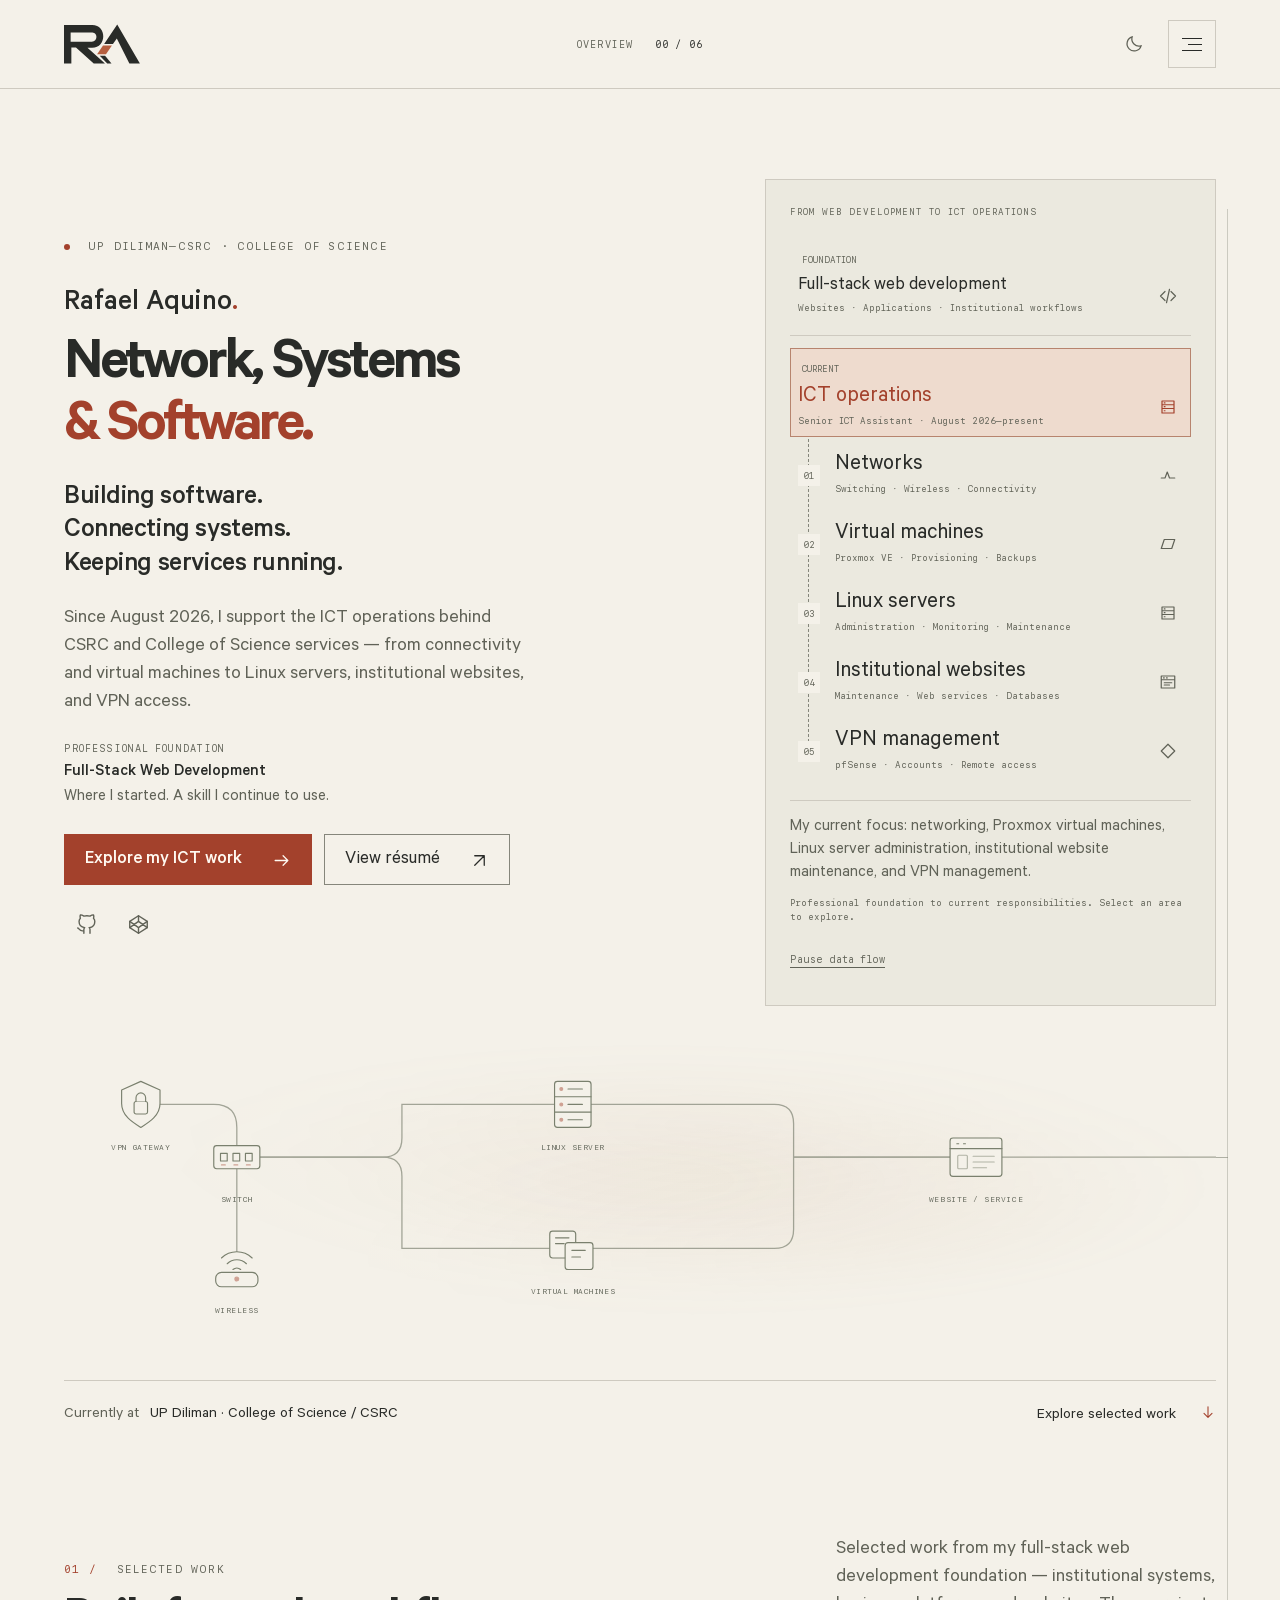
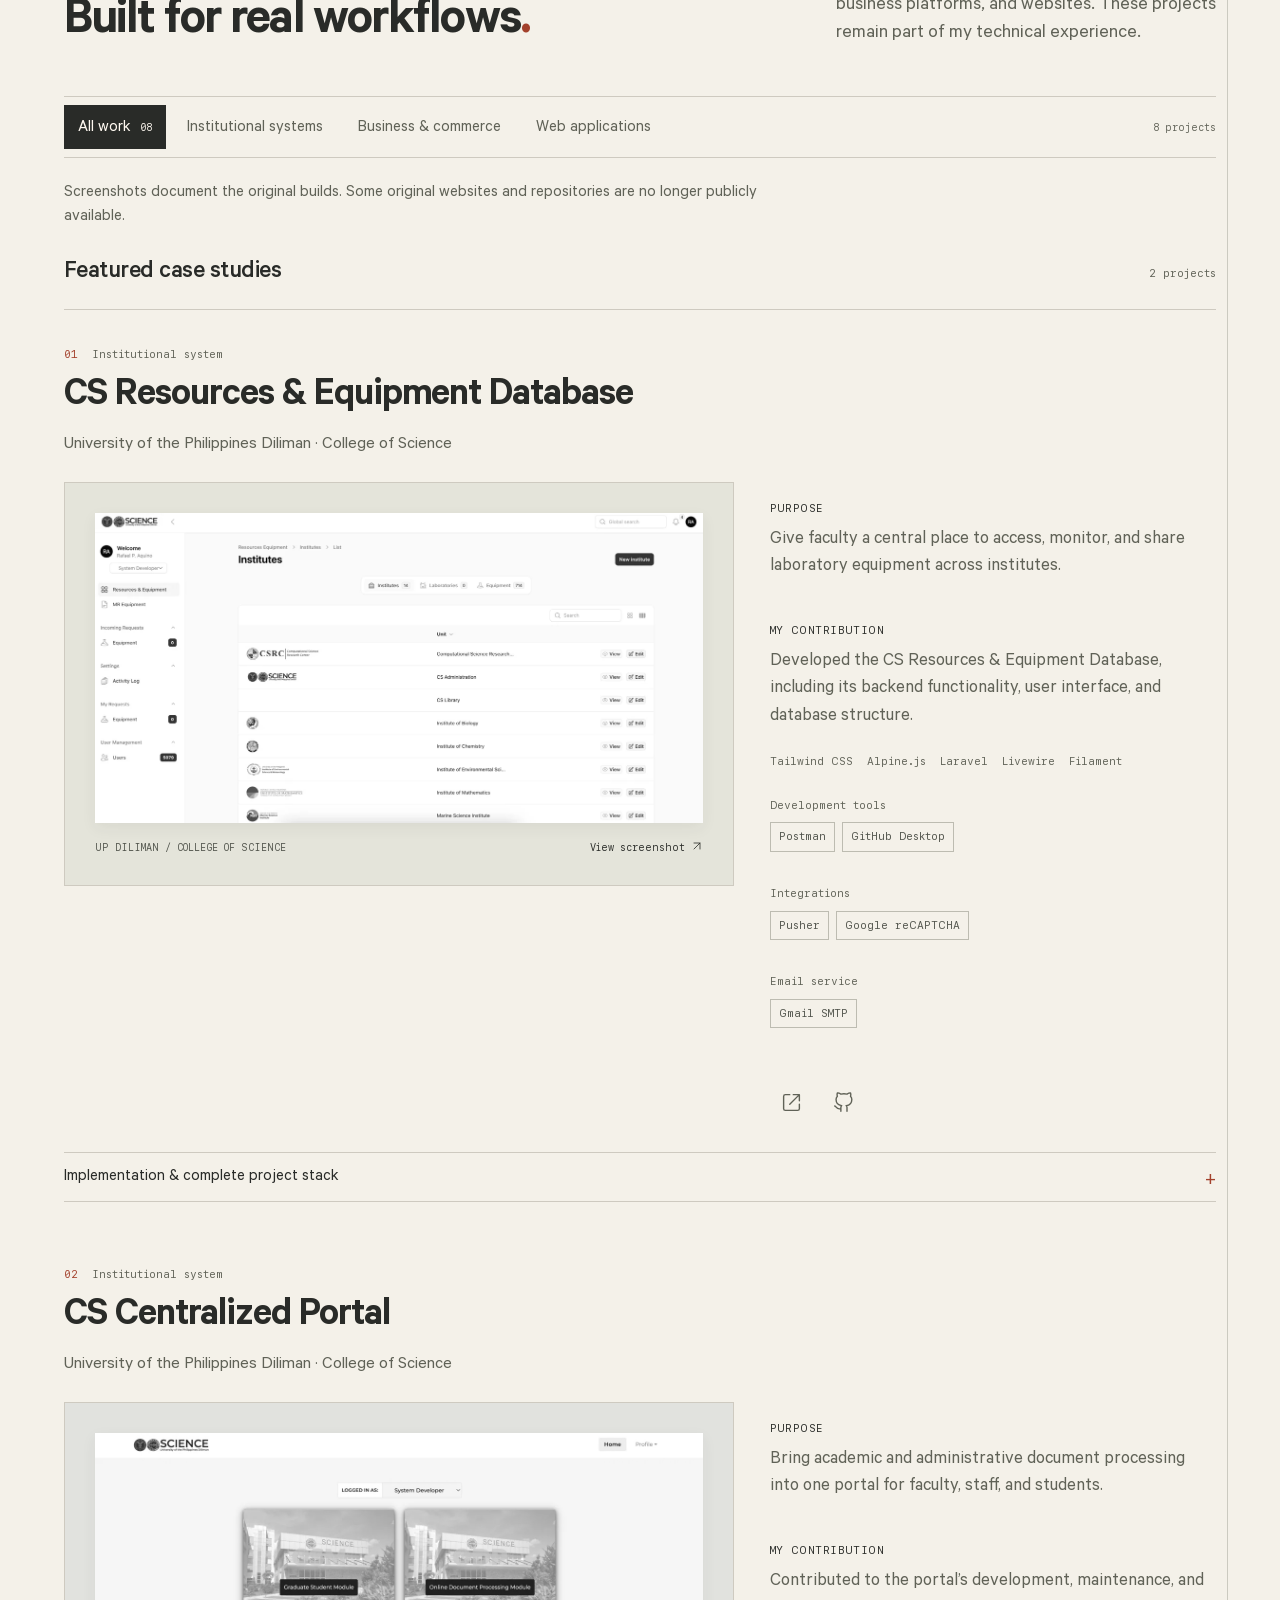
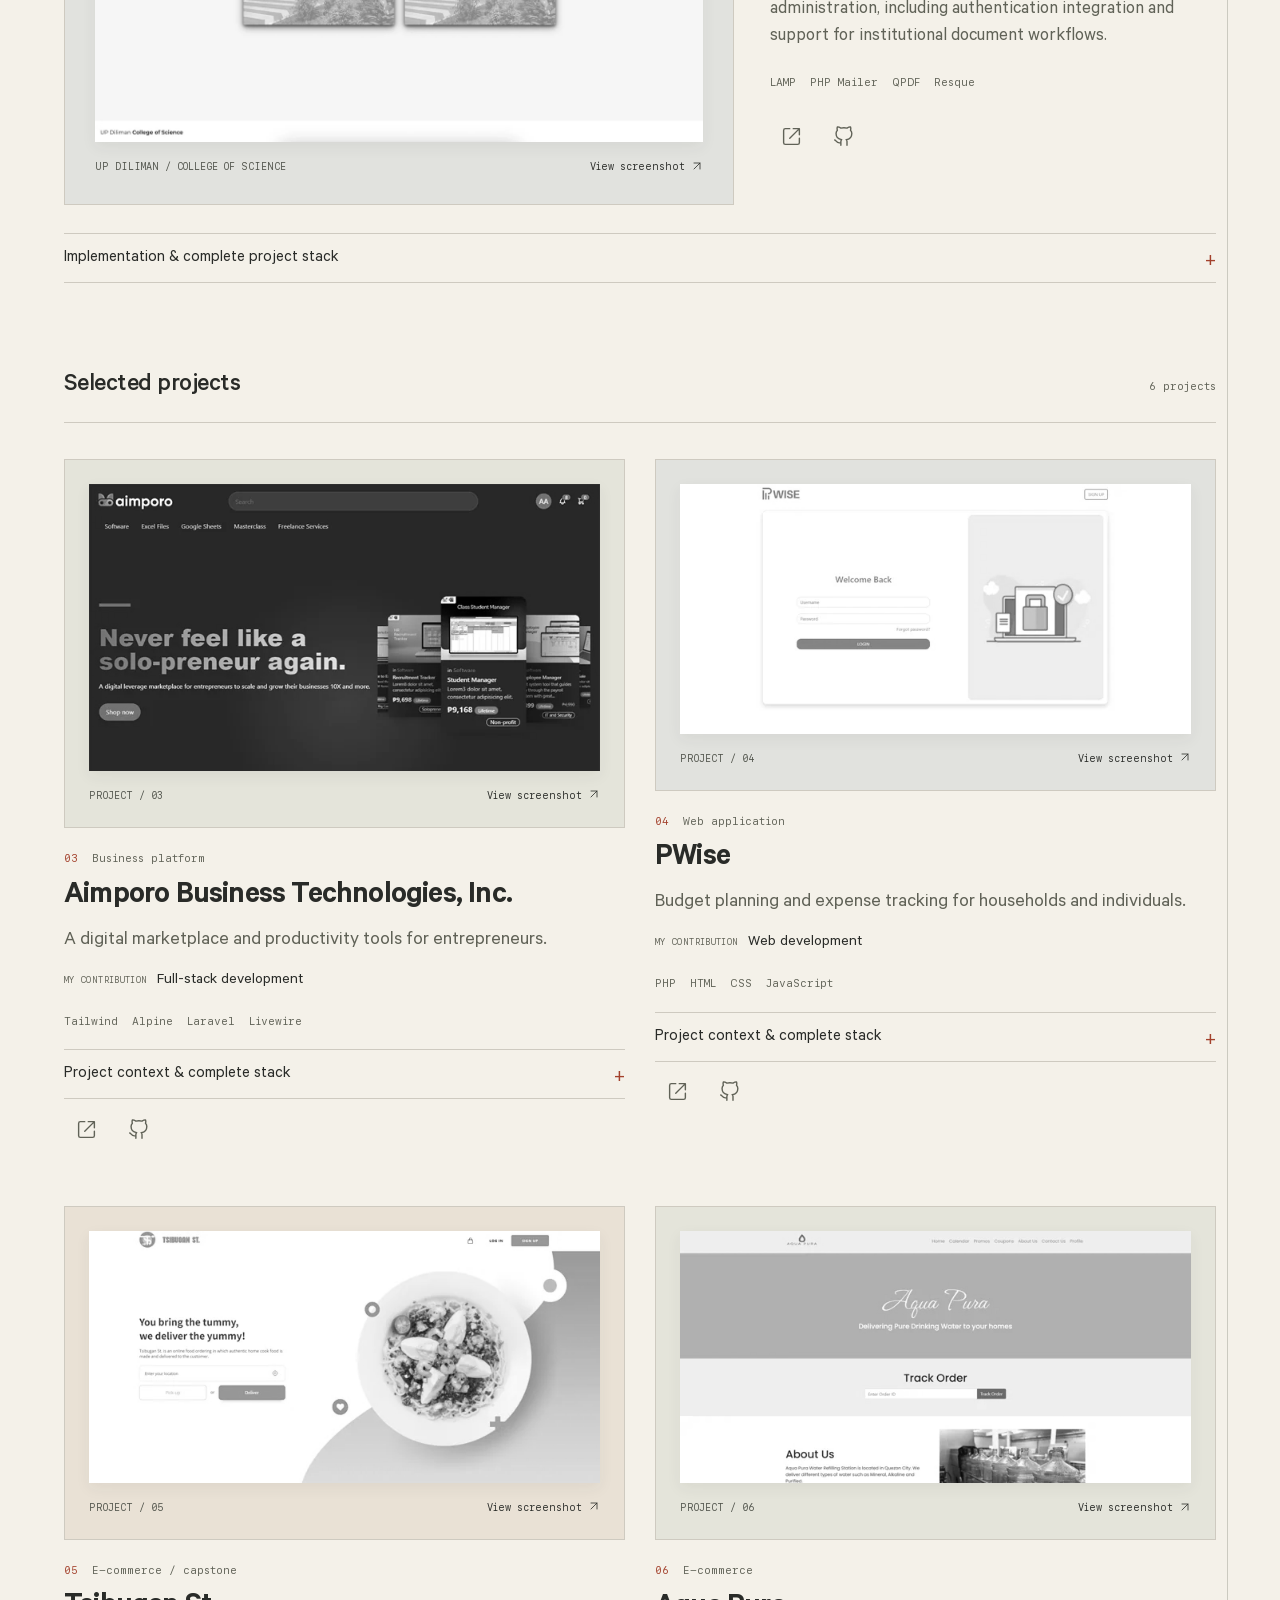
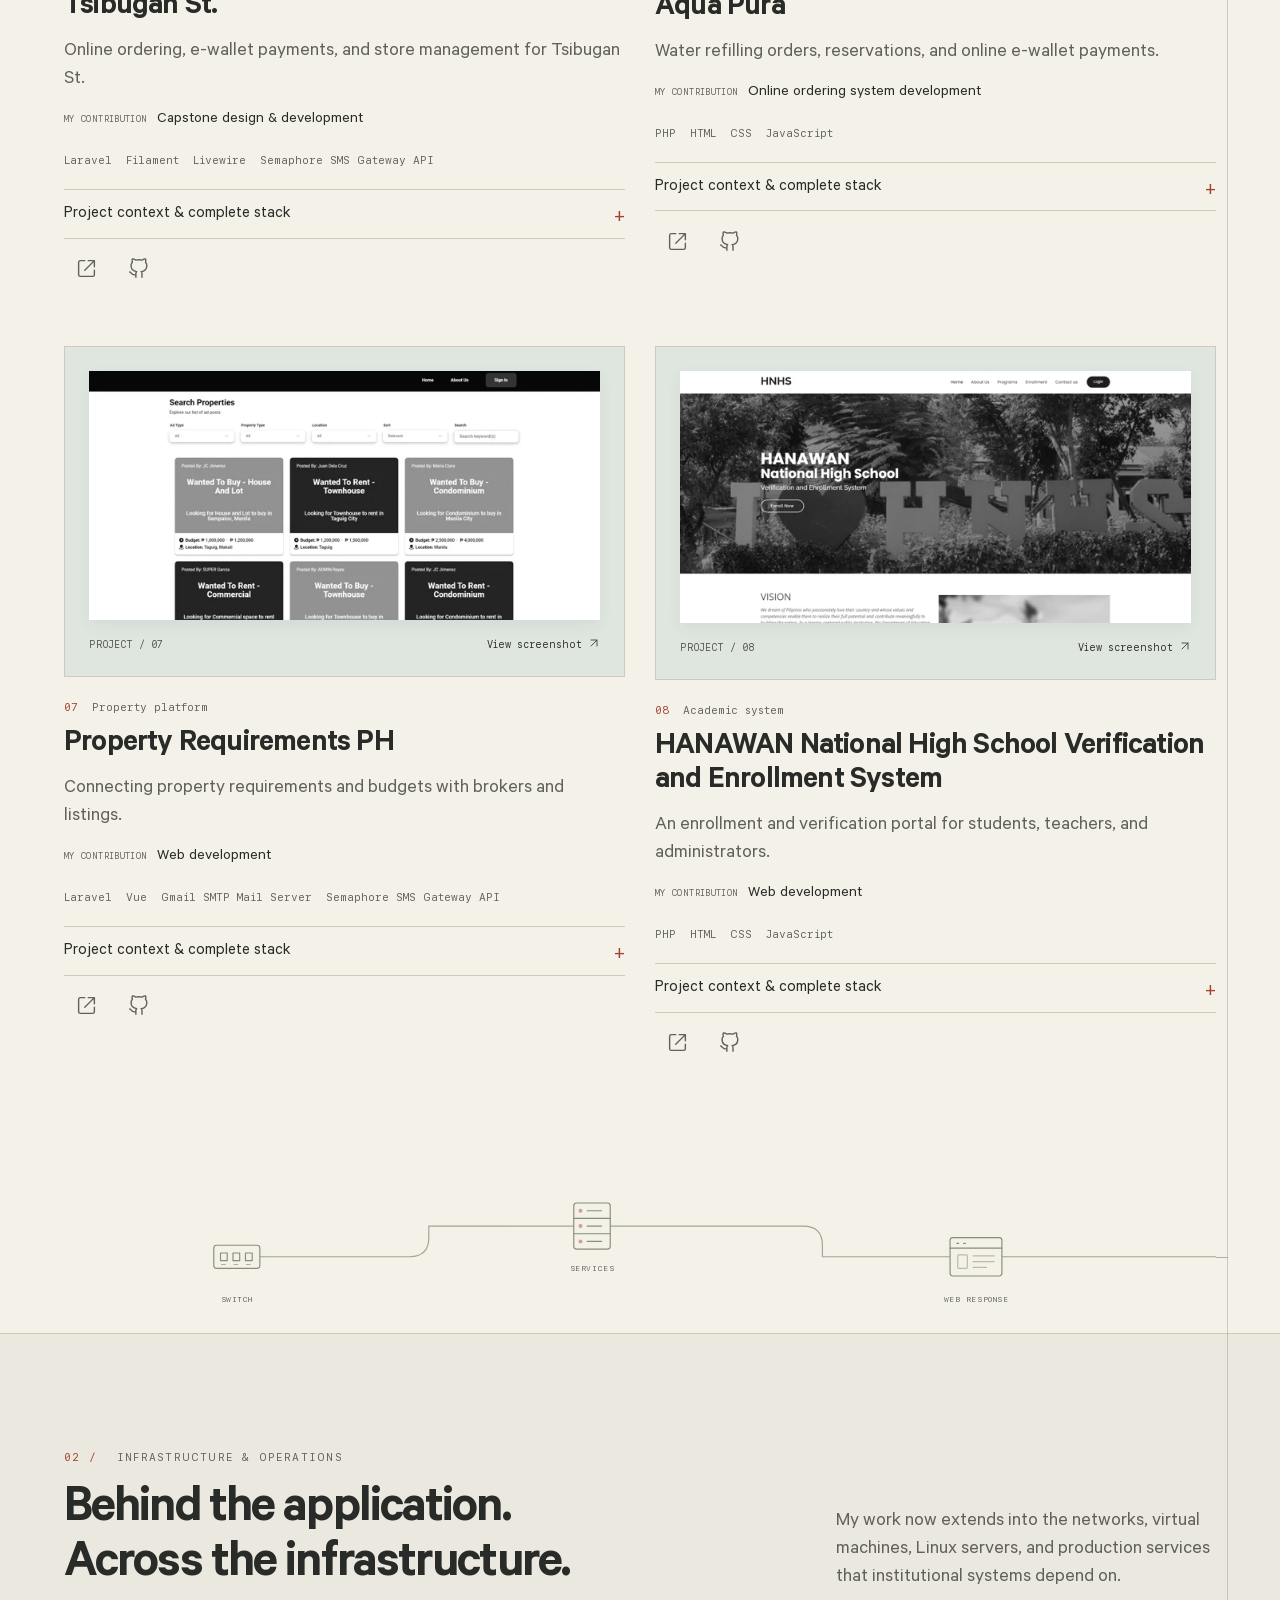
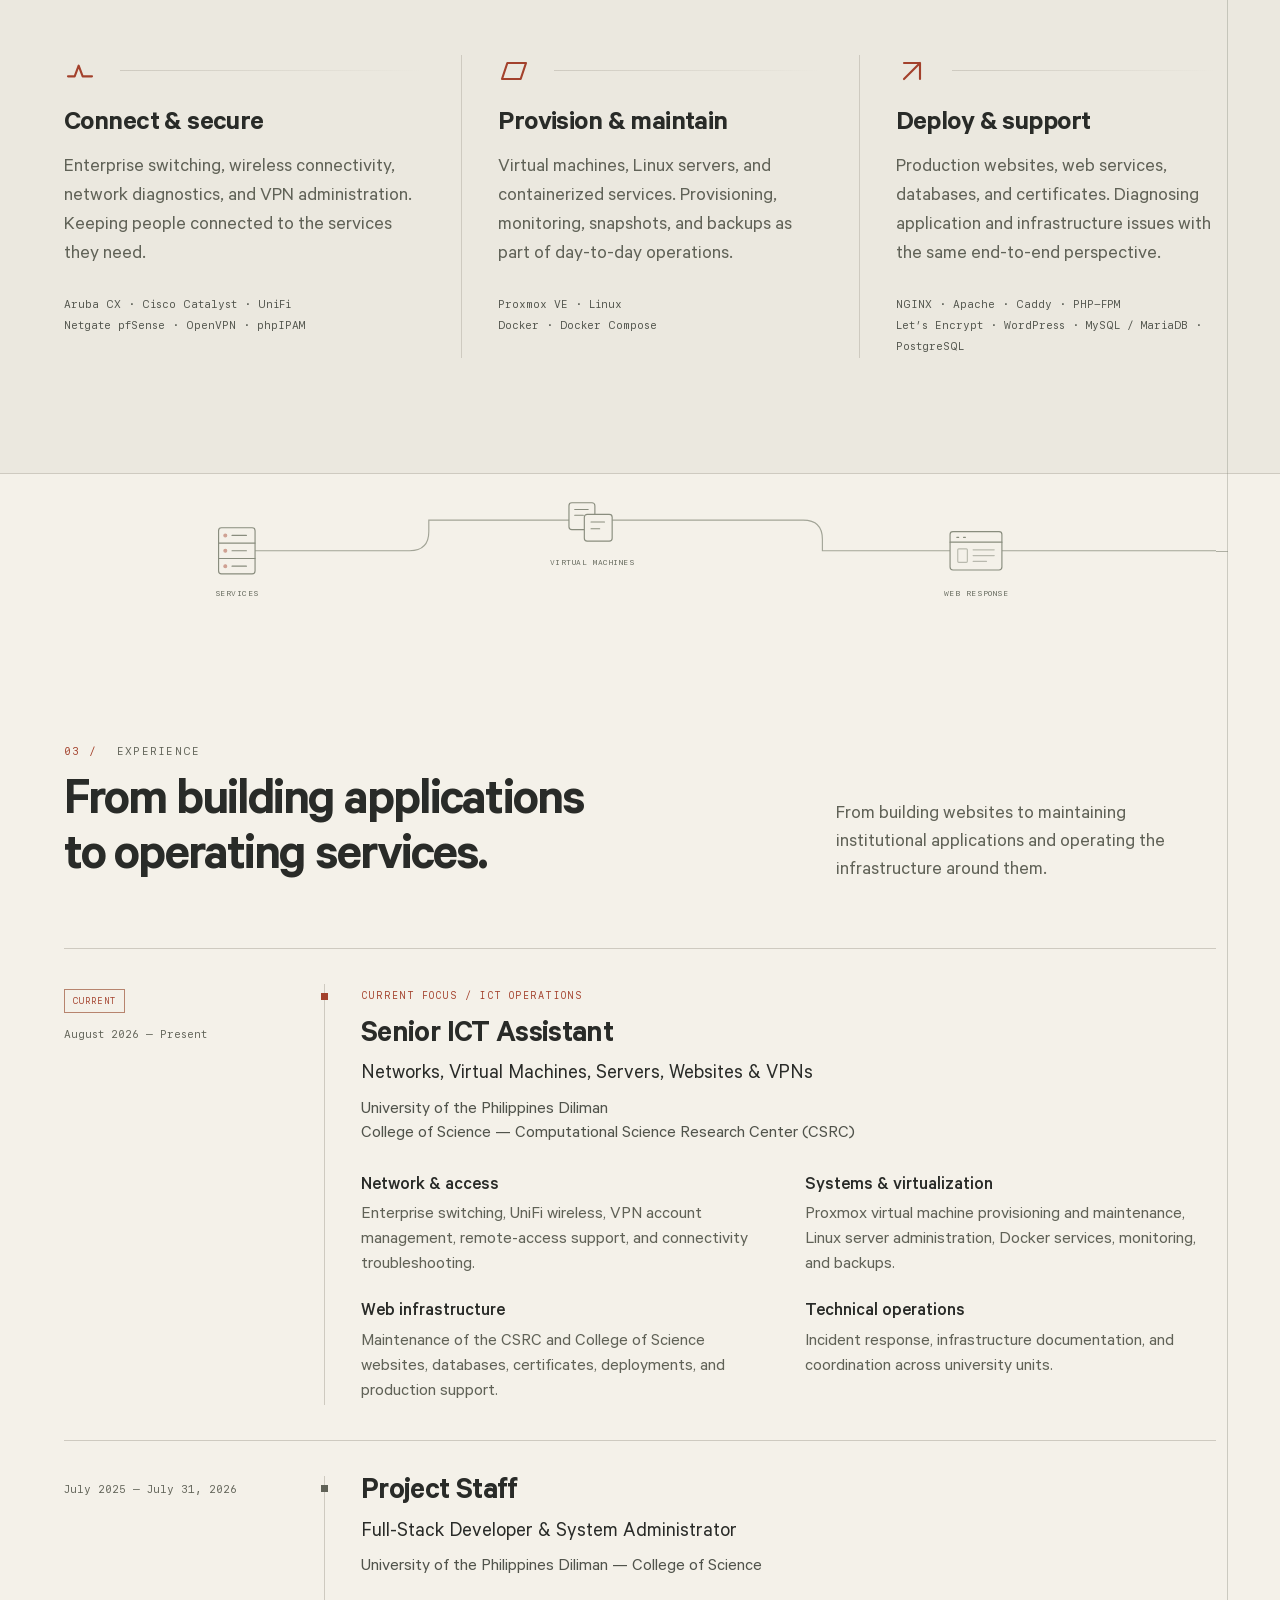
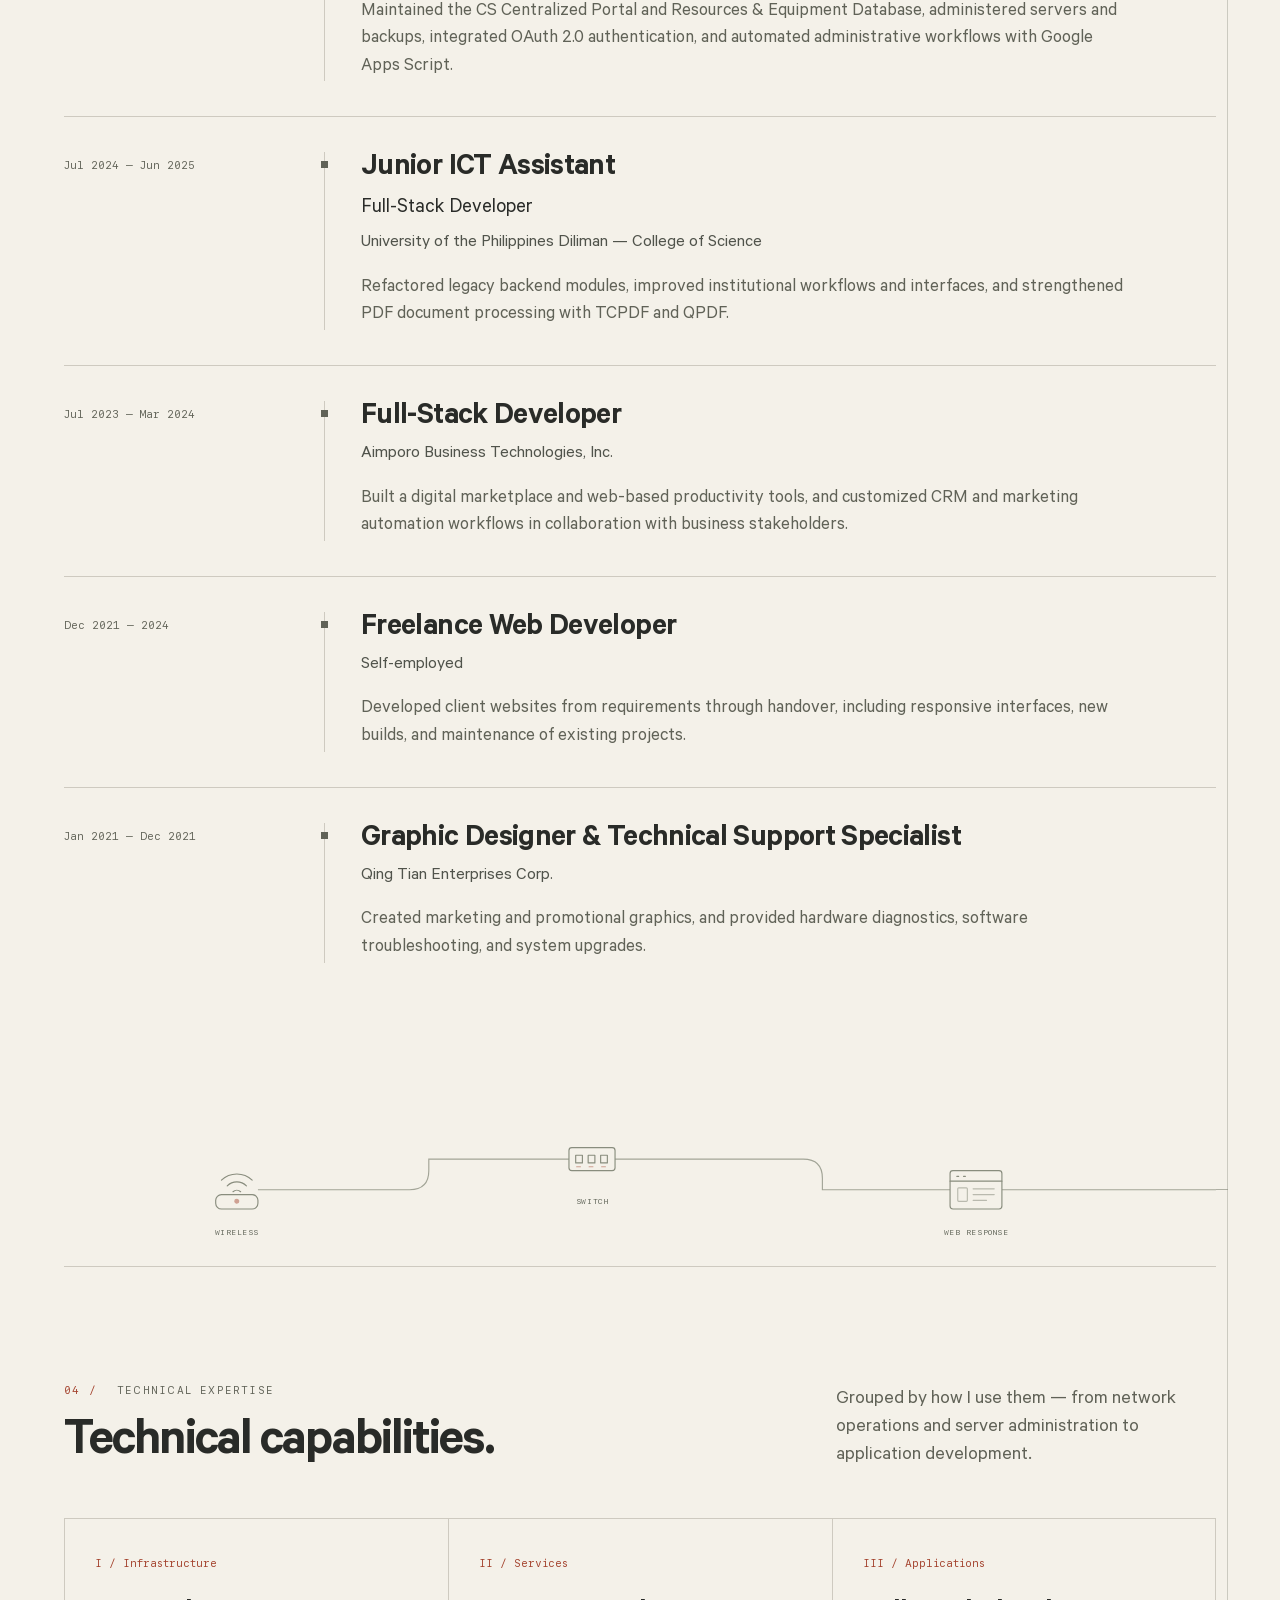
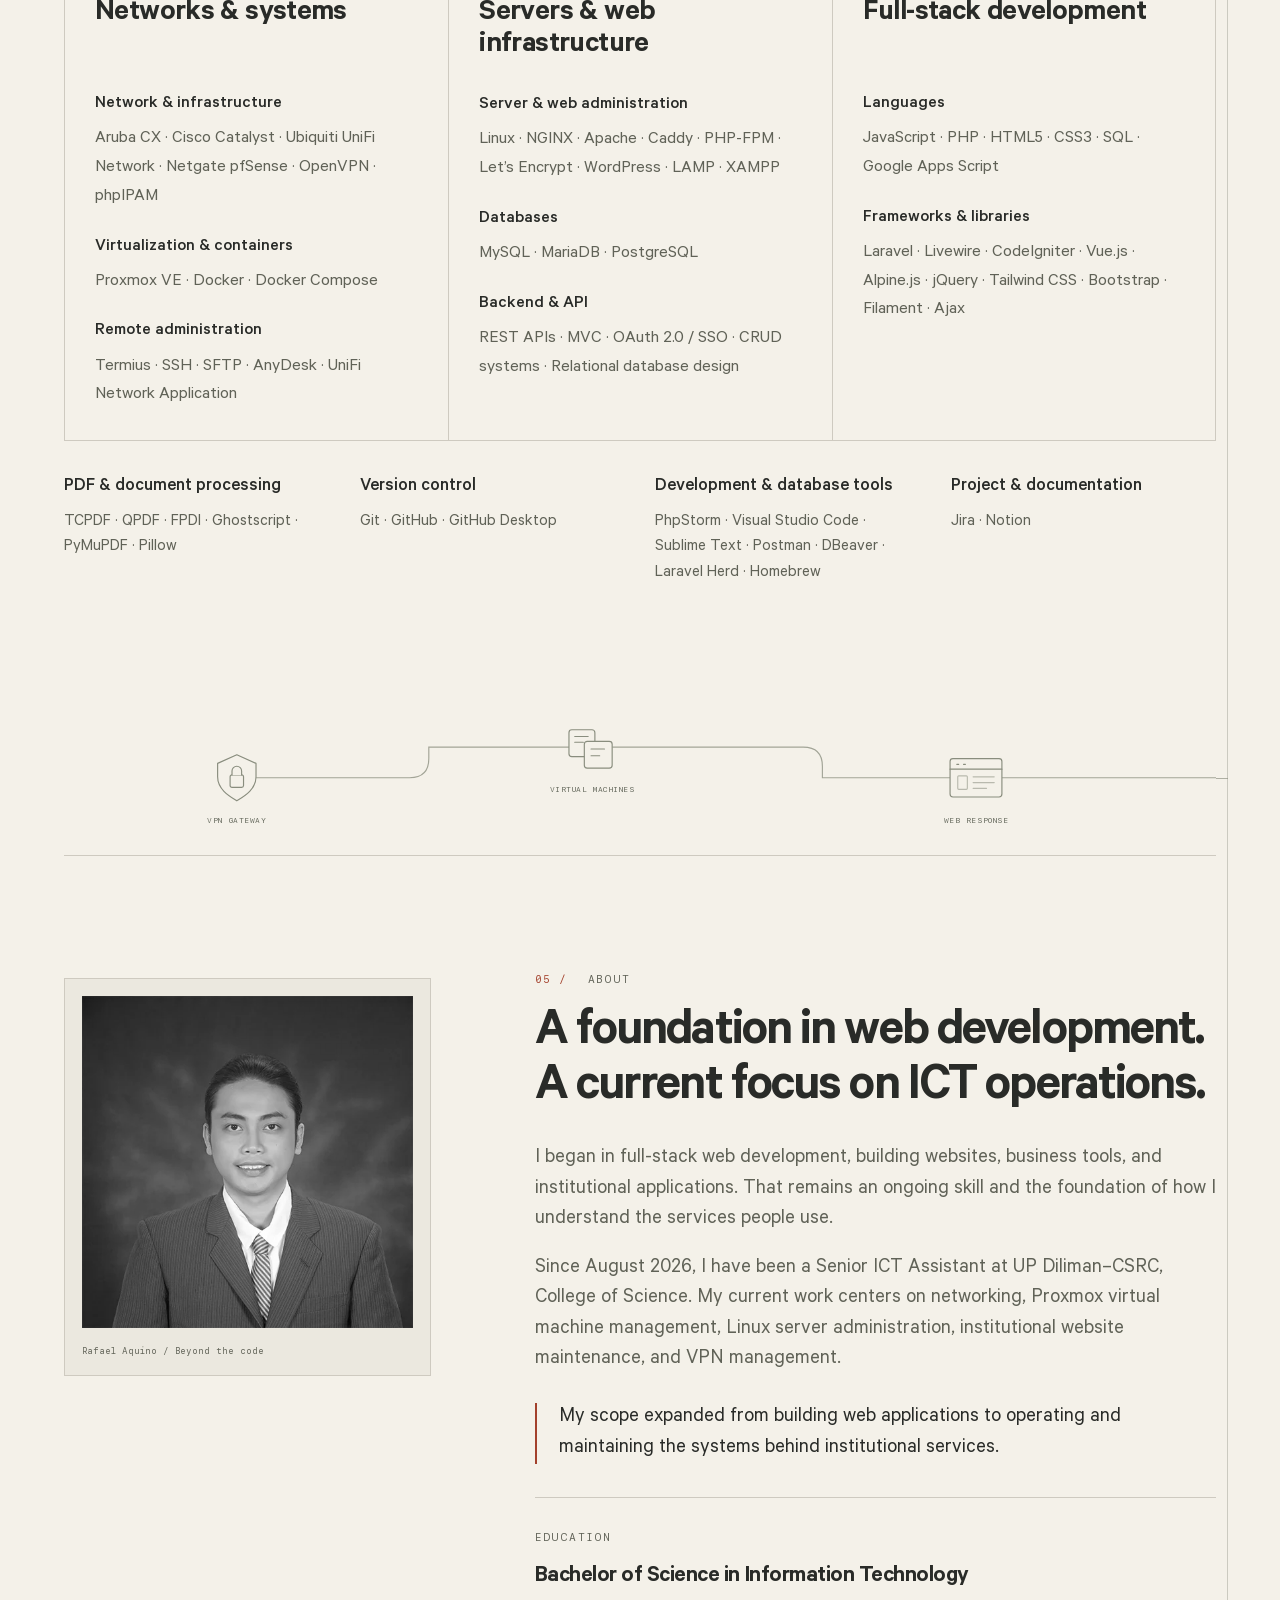
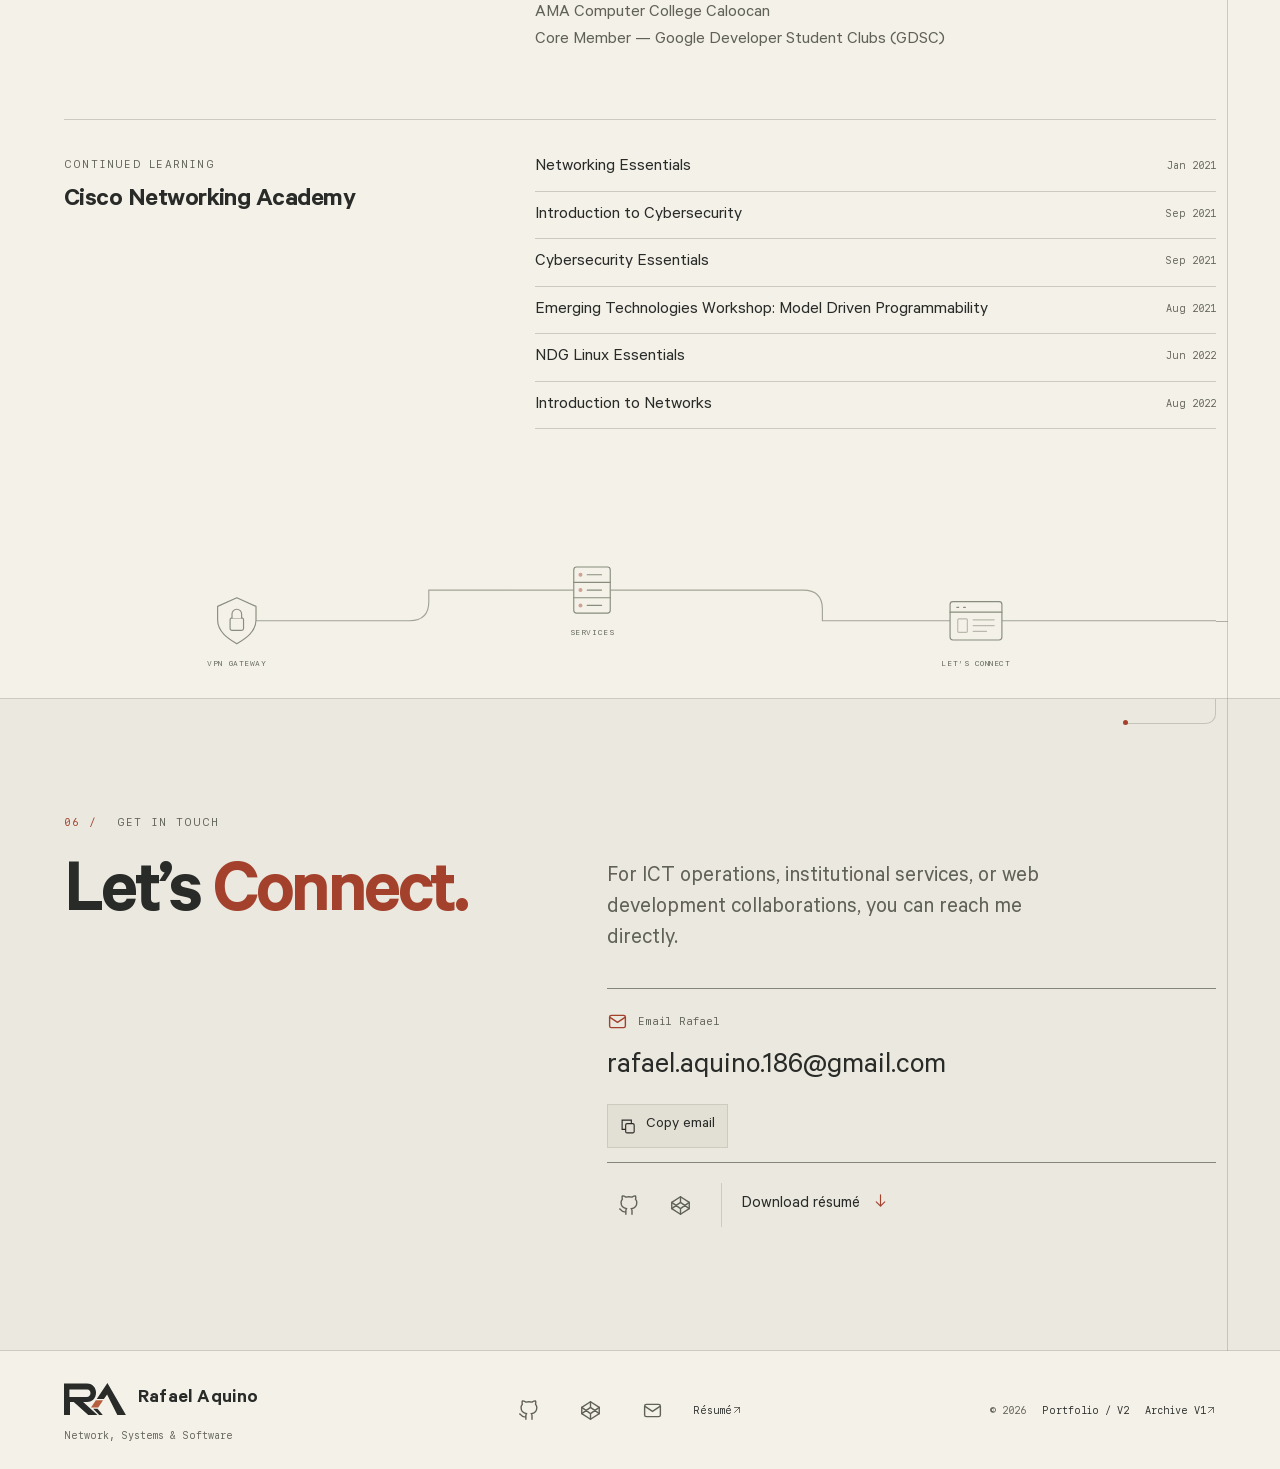
<file: v2/index.html>
<!doctype html>
<html lang="en"><head>
<meta charset="utf-8"><meta name="viewport" content="width=device-width, initial-scale=1">
<title>Rafael Aquino — Portfolio V2</title>
<meta name="robots" content="noindex, follow">
<link rel="canonical" href="https://chrysippus2497.github.io/">
<meta http-equiv="refresh" content="0; url=../">
<script>location.replace('../' + location.search + location.hash);</script>
<link rel="icon" href="../images/brand/favicon.ico" sizes="16x16 32x32 48x48">
    <link rel="icon" type="image/svg+xml" href="../images/brand/favicon.svg" sizes="any">
    <link rel="apple-touch-icon" href="../images/brand/apple-touch-icon.png" sizes="180x180">
</head><body><p>Portfolio V2 is the current portfolio. <a href="../">Continue to Rafael Aquino’s portfolio</a>.</p></body></html>
</file>
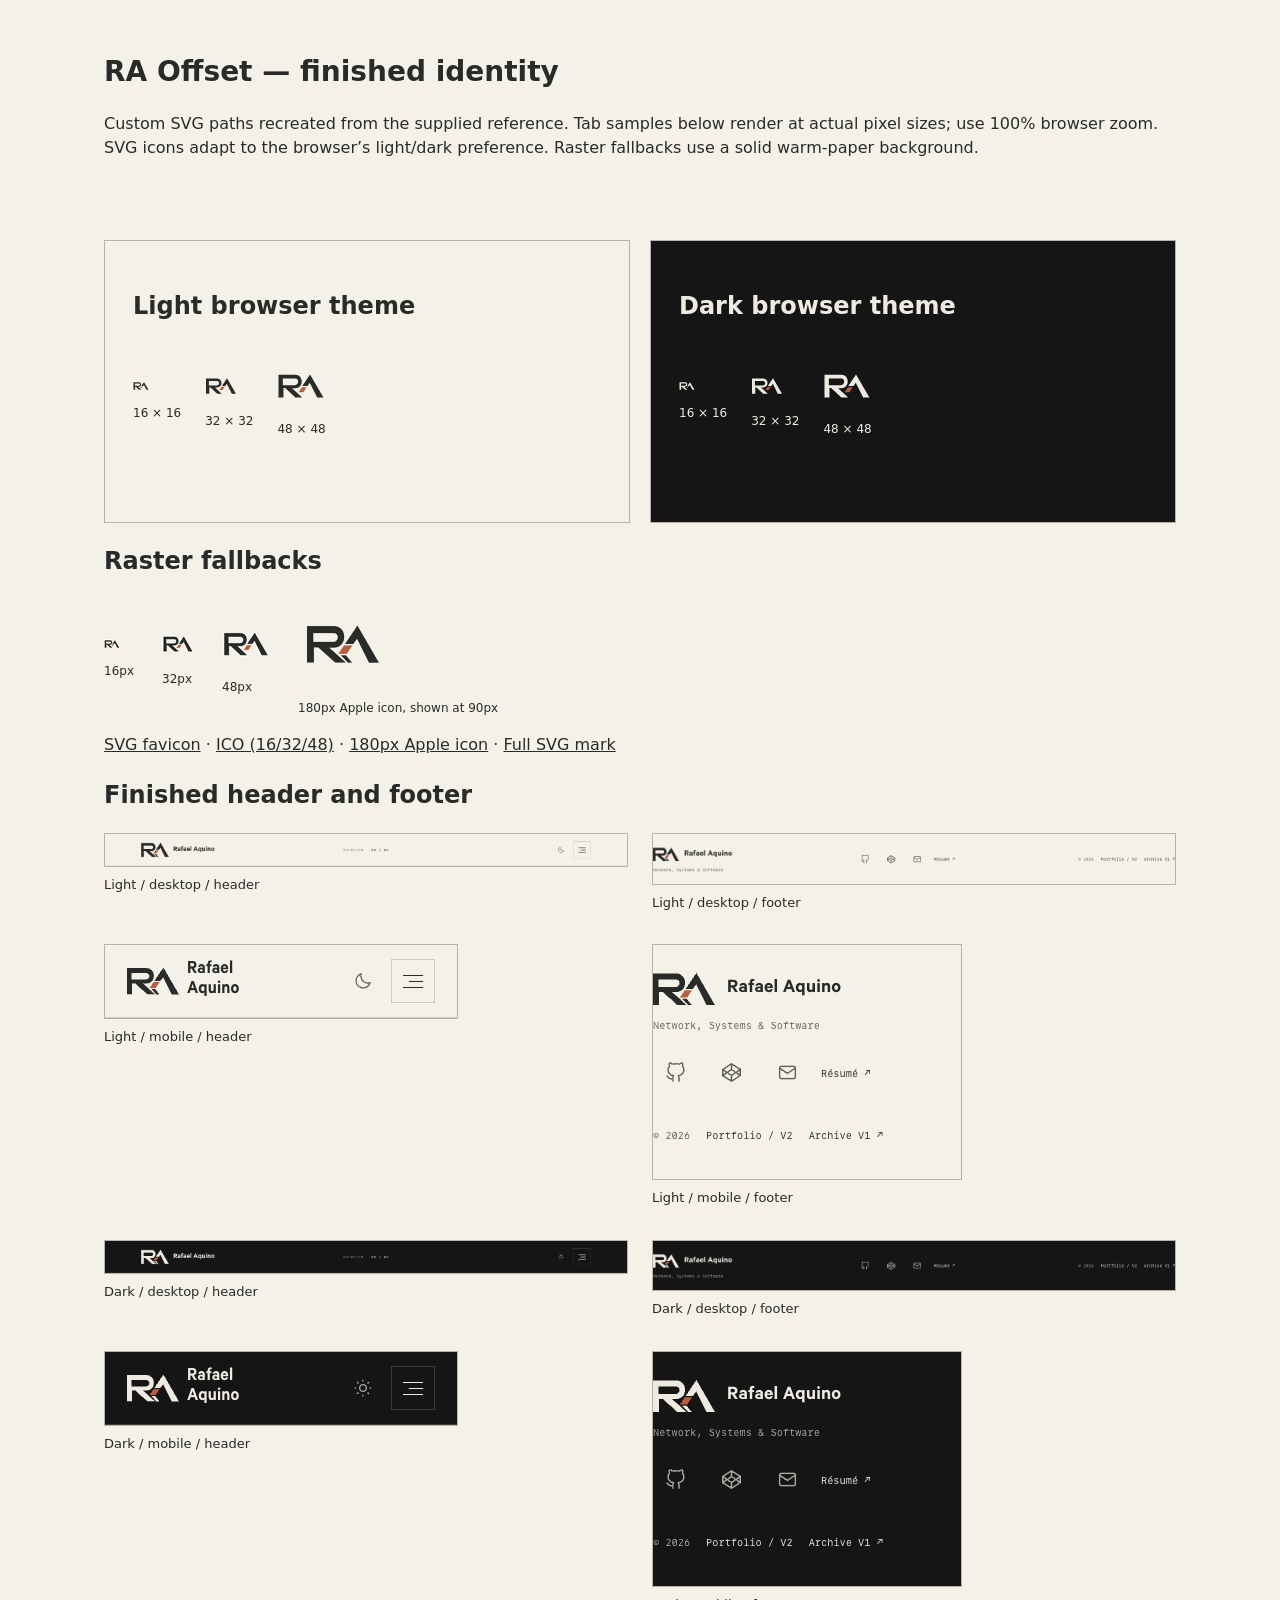
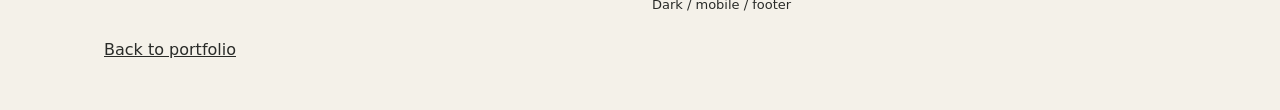
<file: design/brand-preview/index.html>
<!doctype html><html lang="en"><meta charset="utf-8"><meta name="viewport" content="width=device-width,initial-scale=1"><meta name="robots" content="noindex,nofollow"><link rel="icon" type="image/svg+xml" href="../../images/brand/favicon.svg"><title>Rafael Aquino — Offset identity verification</title><style>*{box-sizing:border-box}body{margin:0;background:#f4f1e9;color:#292b28;font:16px/1.5 system-ui}header,main{max-width:1120px;margin:auto;padding:32px 24px}h1{font-size:28px}.themes{display:grid;grid-template-columns:1fr 1fr;gap:20px}.panel{padding:28px;border:1px solid #b6b3aa}.dark{background:#141514;color:#eeeae2}.samples{display:flex;align-items:center;gap:28px;min-height:70px}.sample{display:grid;gap:10px;font-size:12px}img{display:block}.samples img{max-width:none}iframe{width:100%;height:150px;border:0;display:block}.captures{display:grid;grid-template-columns:1fr 1fr;gap:24px}.captures img{max-width:100%;height:auto;border:1px solid #b6b3aa}a{color:inherit}figure{margin:0}figcaption{font-size:13px;margin-block:8px}@media(max-width:650px){.themes,.captures{grid-template-columns:1fr}}</style><header><h1>RA Offset — finished identity</h1><p>Custom SVG paths recreated from the supplied reference. Tab samples below render at actual pixel sizes; use 100% browser zoom. SVG icons adapt to the browser’s light/dark preference. Raster fallbacks use a solid warm-paper background.</p></header><main><div class="themes"><section class="panel"><h2>Light browser theme</h2><iframe title="Light SVG favicon previews" src="favicons-light.html" style="color-scheme:light"></iframe></section><section class="panel dark"><h2>Dark browser theme</h2><iframe title="Dark SVG favicon previews" src="favicons-dark.html" style="color-scheme:dark"></iframe></section></div><h2>Raster fallbacks</h2><div class="samples"><div class="sample"><img src="../../images/brand/favicon-16.png" width="16" height="16" alt="16px fallback">16px</div><div class="sample"><img src="../../images/brand/favicon-32.png" width="32" height="32" alt="32px fallback">32px</div><div class="sample"><img src="../../images/brand/favicon-48.png" width="48" height="48" alt="48px fallback">48px</div><div class="sample"><img src="../../images/brand/apple-touch-icon.png" width="90" height="90" alt="Apple touch icon">180px Apple icon, shown at 90px</div></div><p><a href="../../images/brand/favicon.svg">SVG favicon</a> · <a href="../../images/brand/favicon.ico">ICO (16/32/48)</a> · <a href="../../images/brand/apple-touch-icon.png">180px Apple icon</a> · <a href="../../images/brand/ra-offset.svg">Full SVG mark</a></p><h2>Finished header and footer</h2><div class="captures"><figure><a href="header-light-desktop.png"><img src="header-light-desktop.png" alt="Light desktop header" loading="lazy"></a><figcaption>Light / desktop / header</figcaption></figure><figure><a href="footer-light-desktop.png"><img src="footer-light-desktop.png" alt="Light desktop footer" loading="lazy"></a><figcaption>Light / desktop / footer</figcaption></figure><figure><a href="header-light-mobile.png"><img src="header-light-mobile.png" alt="Light mobile header" loading="lazy"></a><figcaption>Light / mobile / header</figcaption></figure><figure><a href="footer-light-mobile.png"><img src="footer-light-mobile.png" alt="Light mobile footer" loading="lazy"></a><figcaption>Light / mobile / footer</figcaption></figure><figure><a href="header-dark-desktop.png"><img src="header-dark-desktop.png" alt="Dark desktop header" loading="lazy"></a><figcaption>Dark / desktop / header</figcaption></figure><figure><a href="footer-dark-desktop.png"><img src="footer-dark-desktop.png" alt="Dark desktop footer" loading="lazy"></a><figcaption>Dark / desktop / footer</figcaption></figure><figure><a href="header-dark-mobile.png"><img src="header-dark-mobile.png" alt="Dark mobile header" loading="lazy"></a><figcaption>Dark / mobile / header</figcaption></figure><figure><a href="footer-dark-mobile.png"><img src="footer-dark-mobile.png" alt="Dark mobile footer" loading="lazy"></a><figcaption>Dark / mobile / footer</figcaption></figure></div><p><a href="../../">Back to portfolio</a></p></main></html>
</file>
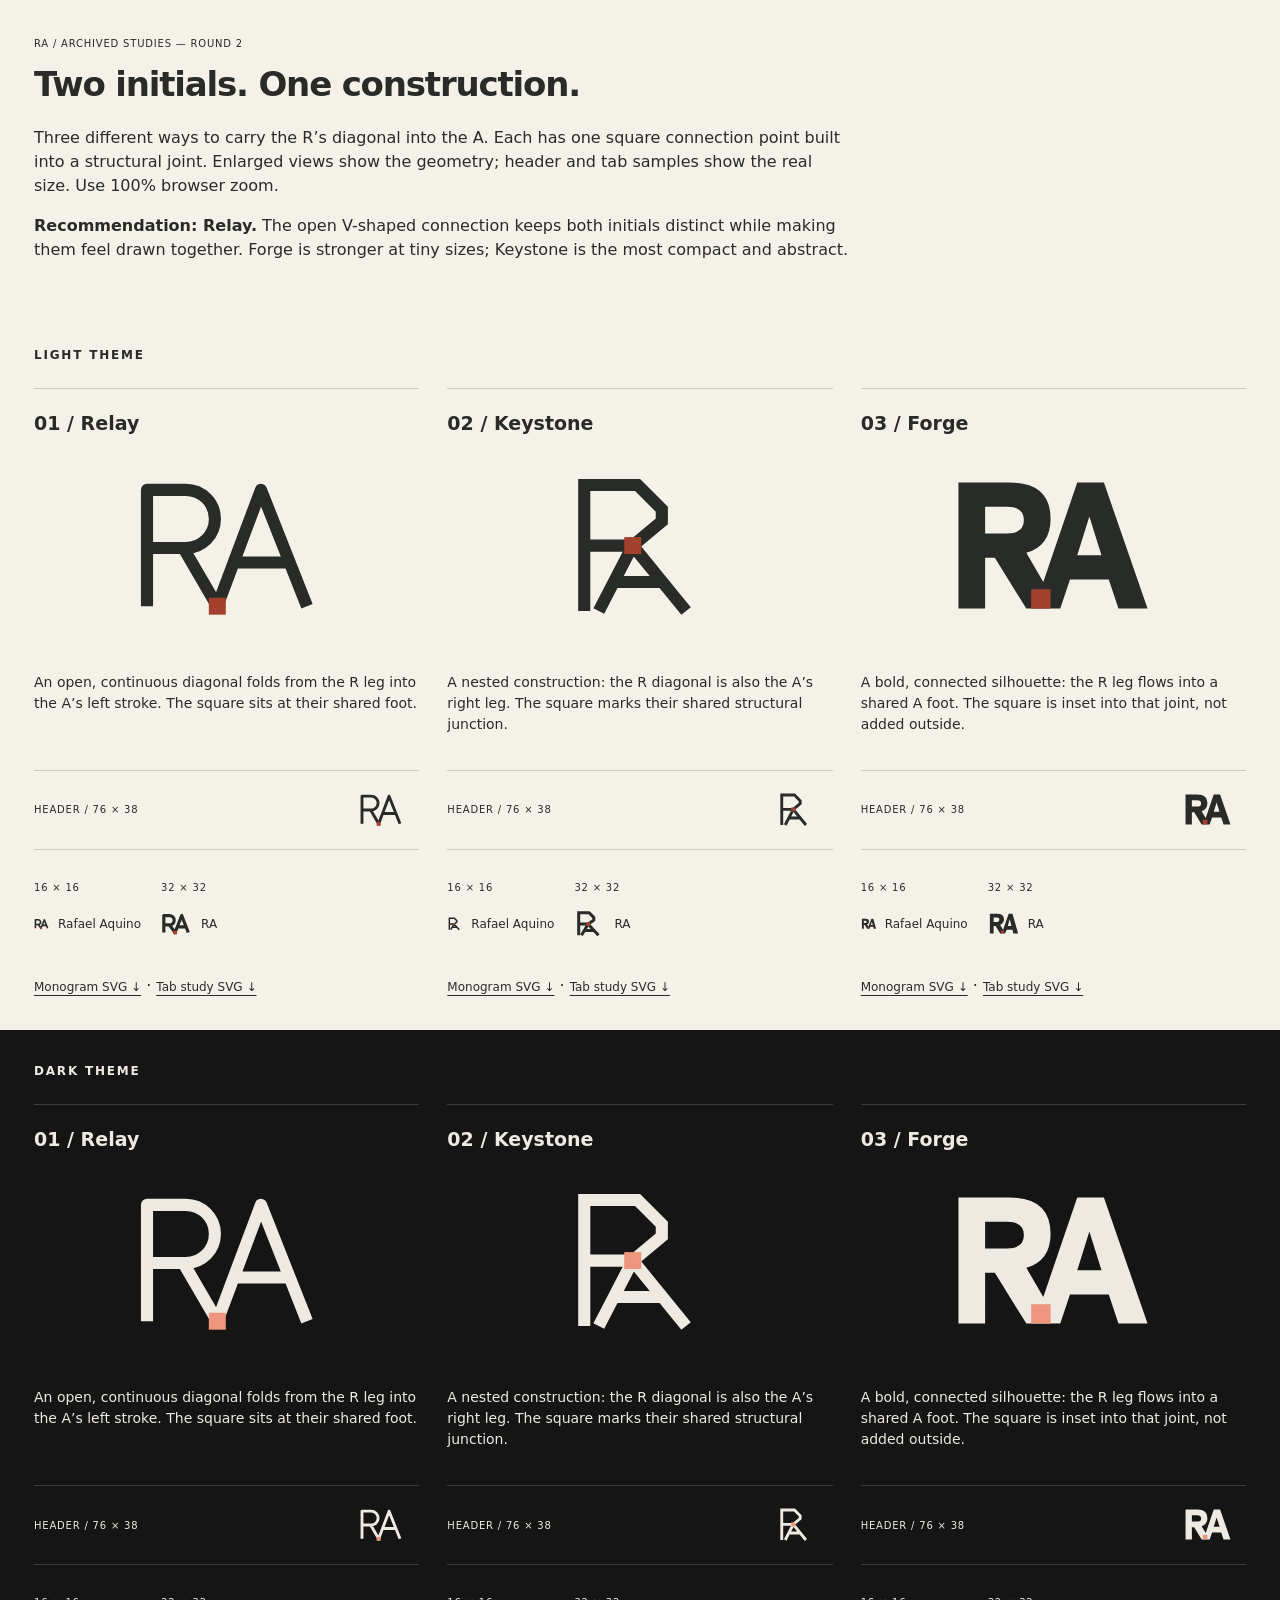
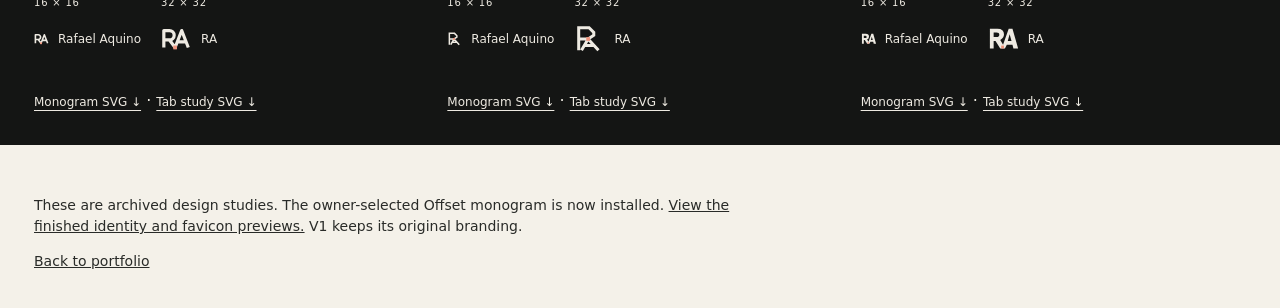
<file: design/logo-concepts/index.html>
<!doctype html><html lang="en"><meta charset="utf-8"><meta name="viewport" content="width=device-width,initial-scale=1"><meta name="robots" content="noindex,nofollow"><link rel="icon" href="../../images/brand/favicon.ico" sizes="16x16 32x32 48x48">
    <link rel="icon" type="image/svg+xml" href="../../images/brand/favicon.svg" sizes="any">
    <link rel="apple-touch-icon" href="../../images/brand/apple-touch-icon.png" sizes="180x180"><title>RA — Interlocking monogram studies</title><style>*{box-sizing:border-box}body{margin:0;background:#f4f1e9;color:#292b28;font:16px/1.5 system-ui,sans-serif}header,footer{max-width:1260px;margin:auto;padding:36px 24px}h1{font-size:34px;letter-spacing:-.035em;margin:8px 0}h2{font-size:12px;text-transform:uppercase;letter-spacing:.15em;margin:0 0 24px}h3{font-size:19px;margin:0}p{max-width:80ch}.theme{padding:32px max(24px,calc((100vw - 1212px)/2));--accent:#a3412c;--line:#cecac1;background:#f4f1e9;color:#292b28}.dark{background:#141514;color:#eeeae2;--accent:#ee957e;--line:#3b3d35}.grid{display:grid;grid-template-columns:repeat(3,minmax(0,1fr));gap:28px}article{border-top:1px solid var(--line);padding-top:20px}.large{height:220px;display:flex;align-items:center;justify-content:center}.large svg{max-width:100%}.header-demo{height:80px;display:flex;align-items:center;justify-content:space-between;border-block:1px solid var(--line)}svg{display:block;flex:none}a{color:inherit}a:focus-visible{outline:2px solid var(--accent);outline-offset:5px}.tabs{display:flex;gap:20px;margin-block:24px}.tab{display:flex;align-items:center;gap:8px;height:52px;font-size:12px}.label{font-size:10px;letter-spacing:.08em}.download{font-size:12px;text-underline-offset:4px}article p{font-size:14px;min-height:84px}footer{font-size:14px}@media(max-width:760px){.grid{grid-template-columns:1fr}.tabs{gap:36px}article p{min-height:0}}@media print{.theme{break-inside:avoid}}</style><header><div class="label">RA / ARCHIVED STUDIES — ROUND 2</div><h1>Two initials. One construction.</h1><p>Three different ways to carry the R’s diagonal into the A. Each has one square connection point built into a structural joint. Enlarged views show the geometry; header and tab samples show the real size. Use 100% browser zoom.</p><p><strong>Recommendation: Relay.</strong> The open V-shaped connection keeps both initials distinct while making them feel drawn together. Forge is stronger at tiny sizes; Keystone is the most compact and abstract.</p></header><main><section class="theme light" aria-label="Light theme"><h2>Light theme</h2><div class="grid"><article><h3>01 / Relay</h3><div class="large"><svg xmlns="http://www.w3.org/2000/svg" viewBox="0 0 82 66" width="220" height="160" aria-hidden="true"><g fill="none" stroke="currentColor" stroke-width="5" stroke-linejoin="round"><path d="M8 57V9h16a12 12 0 0 1 0 24H8M23 33l14 24L55 9l19 48M44 39h23"/></g><rect x="33.5" y="53.5" width="7" height="7" fill="var(--accent)"/></svg></div><p>An open, continuous diagonal folds from the R leg into the A’s left stroke. The square sits at their shared foot.</p><div class="header-demo"><span class="label">HEADER / 76 × 38</span><svg xmlns="http://www.w3.org/2000/svg" viewBox="0 0 82 66" width="76" height="38" aria-hidden="true"><g fill="none" stroke="currentColor" stroke-width="5" stroke-linejoin="round"><path d="M8 57V9h16a12 12 0 0 1 0 24H8M23 33l14 24L55 9l19 48M44 39h23"/></g><rect x="33.5" y="53.5" width="7" height="7" fill="var(--accent)"/></svg></div><div class="tabs"><div><span class="label">16 × 16</span><div class="tab"><svg xmlns="http://www.w3.org/2000/svg" viewBox="0 0 34 32" width="16" height="16" aria-hidden="true"><g fill="none" stroke="currentColor" stroke-width="3.4" stroke-linejoin="round"><path d="M3 25V7h6a5 5 0 0 1 0 10H3M9 17l6 8 7-18 7 18M18 19h8"/></g><rect x="13" y="23" width="4" height="4" fill="var(--accent)"/></svg><span>Rafael Aquino</span></div></div><div><span class="label">32 × 32</span><div class="tab"><svg xmlns="http://www.w3.org/2000/svg" viewBox="0 0 34 32" width="32" height="32" aria-hidden="true"><g fill="none" stroke="currentColor" stroke-width="3.4" stroke-linejoin="round"><path d="M3 25V7h6a5 5 0 0 1 0 10H3M9 17l6 8 7-18 7 18M18 19h8"/></g><rect x="13" y="23" width="4" height="4" fill="var(--accent)"/></svg><span>RA</span></div></div></div><a class="download" href="relay.svg" download>Monogram SVG ↓</a> · <a class="download" href="relay-tab-study.svg" download>Tab study SVG ↓</a></article><article><h3>02 / Keystone</h3><div class="large"><svg xmlns="http://www.w3.org/2000/svg" viewBox="0 0 64 66" width="220" height="160" aria-hidden="true"><g fill="none" stroke="currentColor" stroke-width="5" stroke-linejoin="miter"><path d="M9 59V7h22l10 10v5L29 32H9M29 32l22 27M15 59l14-27M22 47h20"/></g><rect x="25.5" y="28.5" width="7" height="7" fill="var(--accent)"/></svg></div><p>A nested construction: the R diagonal is also the A’s right leg. The square marks their shared structural junction.</p><div class="header-demo"><span class="label">HEADER / 76 × 38</span><svg xmlns="http://www.w3.org/2000/svg" viewBox="0 0 64 66" width="76" height="38" aria-hidden="true"><g fill="none" stroke="currentColor" stroke-width="5" stroke-linejoin="miter"><path d="M9 59V7h22l10 10v5L29 32H9M29 32l22 27M15 59l14-27M22 47h20"/></g><rect x="25.5" y="28.5" width="7" height="7" fill="var(--accent)"/></svg></div><div class="tabs"><div><span class="label">16 × 16</span><div class="tab"><svg xmlns="http://www.w3.org/2000/svg" viewBox="0 0 34 32" width="16" height="16" aria-hidden="true"><g fill="none" stroke="currentColor" stroke-width="3.2" stroke-linejoin="miter"><path d="M5 28V4h11l5 5v3l-6 4H5M15 16l11 12M8 28l7-12M12 23h10"/></g><rect x="13" y="14" width="4" height="4" fill="var(--accent)"/></svg><span>Rafael Aquino</span></div></div><div><span class="label">32 × 32</span><div class="tab"><svg xmlns="http://www.w3.org/2000/svg" viewBox="0 0 34 32" width="32" height="32" aria-hidden="true"><g fill="none" stroke="currentColor" stroke-width="3.2" stroke-linejoin="miter"><path d="M5 28V4h11l5 5v3l-6 4H5M15 16l11 12M8 28l7-12M12 23h10"/></g><rect x="13" y="14" width="4" height="4" fill="var(--accent)"/></svg><span>RA</span></div></div></div><a class="download" href="keystone.svg" download>Monogram SVG ↓</a> · <a class="download" href="keystone-tab-study.svg" download>Tab study SVG ↓</a></article><article><h3>03 / Forge</h3><div class="large"><svg xmlns="http://www.w3.org/2000/svg" viewBox="0 0 90 66" width="220" height="160" aria-hidden="true"><path fill="currentColor" fill-rule="evenodd" d="M6 58V6H27Q44 6 44 21Q44 32 34 35L41 47 55 6H66L84 58H72L68 46H52L48 58H34L21 37H17V58Z M17 16V27H26Q33 27 33 21.5Q33 16 26 16Z M55 36H65L60 20Z"/><rect x="36" y="50" width="8" height="8" fill="var(--accent)"/></svg></div><p>A bold, connected silhouette: the R leg flows into a shared A foot. The square is inset into that joint, not added outside.</p><div class="header-demo"><span class="label">HEADER / 76 × 38</span><svg xmlns="http://www.w3.org/2000/svg" viewBox="0 0 90 66" width="76" height="38" aria-hidden="true"><path fill="currentColor" fill-rule="evenodd" d="M6 58V6H27Q44 6 44 21Q44 32 34 35L41 47 55 6H66L84 58H72L68 46H52L48 58H34L21 37H17V58Z M17 16V27H26Q33 27 33 21.5Q33 16 26 16Z M55 36H65L60 20Z"/><rect x="36" y="50" width="8" height="8" fill="var(--accent)"/></svg></div><div class="tabs"><div><span class="label">16 × 16</span><div class="tab"><svg xmlns="http://www.w3.org/2000/svg" viewBox="0 0 34 32" width="16" height="16" aria-hidden="true"><path fill="currentColor" fill-rule="evenodd" d="M2 26V5H10Q17 5 17 11Q17 15 13 17L16 22 22 5H26L32 26H27L26 22H20L18 26H13L8 18H6V26Z M6 9V14H9Q12 14 12 11.5Q12 9 9 9Z M21 18H25L23 11Z"/><rect x="14" y="23" width="3" height="3" fill="var(--accent)"/></svg><span>Rafael Aquino</span></div></div><div><span class="label">32 × 32</span><div class="tab"><svg xmlns="http://www.w3.org/2000/svg" viewBox="0 0 34 32" width="32" height="32" aria-hidden="true"><path fill="currentColor" fill-rule="evenodd" d="M2 26V5H10Q17 5 17 11Q17 15 13 17L16 22 22 5H26L32 26H27L26 22H20L18 26H13L8 18H6V26Z M6 9V14H9Q12 14 12 11.5Q12 9 9 9Z M21 18H25L23 11Z"/><rect x="14" y="23" width="3" height="3" fill="var(--accent)"/></svg><span>RA</span></div></div></div><a class="download" href="forge.svg" download>Monogram SVG ↓</a> · <a class="download" href="forge-tab-study.svg" download>Tab study SVG ↓</a></article></div></section><section class="theme dark" aria-label="Dark theme"><h2>Dark theme</h2><div class="grid"><article><h3>01 / Relay</h3><div class="large"><svg xmlns="http://www.w3.org/2000/svg" viewBox="0 0 82 66" width="220" height="160" aria-hidden="true"><g fill="none" stroke="currentColor" stroke-width="5" stroke-linejoin="round"><path d="M8 57V9h16a12 12 0 0 1 0 24H8M23 33l14 24L55 9l19 48M44 39h23"/></g><rect x="33.5" y="53.5" width="7" height="7" fill="var(--accent)"/></svg></div><p>An open, continuous diagonal folds from the R leg into the A’s left stroke. The square sits at their shared foot.</p><div class="header-demo"><span class="label">HEADER / 76 × 38</span><svg xmlns="http://www.w3.org/2000/svg" viewBox="0 0 82 66" width="76" height="38" aria-hidden="true"><g fill="none" stroke="currentColor" stroke-width="5" stroke-linejoin="round"><path d="M8 57V9h16a12 12 0 0 1 0 24H8M23 33l14 24L55 9l19 48M44 39h23"/></g><rect x="33.5" y="53.5" width="7" height="7" fill="var(--accent)"/></svg></div><div class="tabs"><div><span class="label">16 × 16</span><div class="tab"><svg xmlns="http://www.w3.org/2000/svg" viewBox="0 0 34 32" width="16" height="16" aria-hidden="true"><g fill="none" stroke="currentColor" stroke-width="3.4" stroke-linejoin="round"><path d="M3 25V7h6a5 5 0 0 1 0 10H3M9 17l6 8 7-18 7 18M18 19h8"/></g><rect x="13" y="23" width="4" height="4" fill="var(--accent)"/></svg><span>Rafael Aquino</span></div></div><div><span class="label">32 × 32</span><div class="tab"><svg xmlns="http://www.w3.org/2000/svg" viewBox="0 0 34 32" width="32" height="32" aria-hidden="true"><g fill="none" stroke="currentColor" stroke-width="3.4" stroke-linejoin="round"><path d="M3 25V7h6a5 5 0 0 1 0 10H3M9 17l6 8 7-18 7 18M18 19h8"/></g><rect x="13" y="23" width="4" height="4" fill="var(--accent)"/></svg><span>RA</span></div></div></div><a class="download" href="relay.svg" download>Monogram SVG ↓</a> · <a class="download" href="relay-tab-study.svg" download>Tab study SVG ↓</a></article><article><h3>02 / Keystone</h3><div class="large"><svg xmlns="http://www.w3.org/2000/svg" viewBox="0 0 64 66" width="220" height="160" aria-hidden="true"><g fill="none" stroke="currentColor" stroke-width="5" stroke-linejoin="miter"><path d="M9 59V7h22l10 10v5L29 32H9M29 32l22 27M15 59l14-27M22 47h20"/></g><rect x="25.5" y="28.5" width="7" height="7" fill="var(--accent)"/></svg></div><p>A nested construction: the R diagonal is also the A’s right leg. The square marks their shared structural junction.</p><div class="header-demo"><span class="label">HEADER / 76 × 38</span><svg xmlns="http://www.w3.org/2000/svg" viewBox="0 0 64 66" width="76" height="38" aria-hidden="true"><g fill="none" stroke="currentColor" stroke-width="5" stroke-linejoin="miter"><path d="M9 59V7h22l10 10v5L29 32H9M29 32l22 27M15 59l14-27M22 47h20"/></g><rect x="25.5" y="28.5" width="7" height="7" fill="var(--accent)"/></svg></div><div class="tabs"><div><span class="label">16 × 16</span><div class="tab"><svg xmlns="http://www.w3.org/2000/svg" viewBox="0 0 34 32" width="16" height="16" aria-hidden="true"><g fill="none" stroke="currentColor" stroke-width="3.2" stroke-linejoin="miter"><path d="M5 28V4h11l5 5v3l-6 4H5M15 16l11 12M8 28l7-12M12 23h10"/></g><rect x="13" y="14" width="4" height="4" fill="var(--accent)"/></svg><span>Rafael Aquino</span></div></div><div><span class="label">32 × 32</span><div class="tab"><svg xmlns="http://www.w3.org/2000/svg" viewBox="0 0 34 32" width="32" height="32" aria-hidden="true"><g fill="none" stroke="currentColor" stroke-width="3.2" stroke-linejoin="miter"><path d="M5 28V4h11l5 5v3l-6 4H5M15 16l11 12M8 28l7-12M12 23h10"/></g><rect x="13" y="14" width="4" height="4" fill="var(--accent)"/></svg><span>RA</span></div></div></div><a class="download" href="keystone.svg" download>Monogram SVG ↓</a> · <a class="download" href="keystone-tab-study.svg" download>Tab study SVG ↓</a></article><article><h3>03 / Forge</h3><div class="large"><svg xmlns="http://www.w3.org/2000/svg" viewBox="0 0 90 66" width="220" height="160" aria-hidden="true"><path fill="currentColor" fill-rule="evenodd" d="M6 58V6H27Q44 6 44 21Q44 32 34 35L41 47 55 6H66L84 58H72L68 46H52L48 58H34L21 37H17V58Z M17 16V27H26Q33 27 33 21.5Q33 16 26 16Z M55 36H65L60 20Z"/><rect x="36" y="50" width="8" height="8" fill="var(--accent)"/></svg></div><p>A bold, connected silhouette: the R leg flows into a shared A foot. The square is inset into that joint, not added outside.</p><div class="header-demo"><span class="label">HEADER / 76 × 38</span><svg xmlns="http://www.w3.org/2000/svg" viewBox="0 0 90 66" width="76" height="38" aria-hidden="true"><path fill="currentColor" fill-rule="evenodd" d="M6 58V6H27Q44 6 44 21Q44 32 34 35L41 47 55 6H66L84 58H72L68 46H52L48 58H34L21 37H17V58Z M17 16V27H26Q33 27 33 21.5Q33 16 26 16Z M55 36H65L60 20Z"/><rect x="36" y="50" width="8" height="8" fill="var(--accent)"/></svg></div><div class="tabs"><div><span class="label">16 × 16</span><div class="tab"><svg xmlns="http://www.w3.org/2000/svg" viewBox="0 0 34 32" width="16" height="16" aria-hidden="true"><path fill="currentColor" fill-rule="evenodd" d="M2 26V5H10Q17 5 17 11Q17 15 13 17L16 22 22 5H26L32 26H27L26 22H20L18 26H13L8 18H6V26Z M6 9V14H9Q12 14 12 11.5Q12 9 9 9Z M21 18H25L23 11Z"/><rect x="14" y="23" width="3" height="3" fill="var(--accent)"/></svg><span>Rafael Aquino</span></div></div><div><span class="label">32 × 32</span><div class="tab"><svg xmlns="http://www.w3.org/2000/svg" viewBox="0 0 34 32" width="32" height="32" aria-hidden="true"><path fill="currentColor" fill-rule="evenodd" d="M2 26V5H10Q17 5 17 11Q17 15 13 17L16 22 22 5H26L32 26H27L26 22H20L18 26H13L8 18H6V26Z M6 9V14H9Q12 14 12 11.5Q12 9 9 9Z M21 18H25L23 11Z"/><rect x="14" y="23" width="3" height="3" fill="var(--accent)"/></svg><span>RA</span></div></div></div><a class="download" href="forge.svg" download>Monogram SVG ↓</a> · <a class="download" href="forge-tab-study.svg" download>Tab study SVG ↓</a></article></div></section></main><footer><p>These are archived design studies. The owner-selected Offset monogram is now installed. <a href="../brand-preview/">View the finished identity and favicon previews.</a> V1 keeps its original branding.</p><a href="../../">Back to portfolio</a></footer></html>
</file>
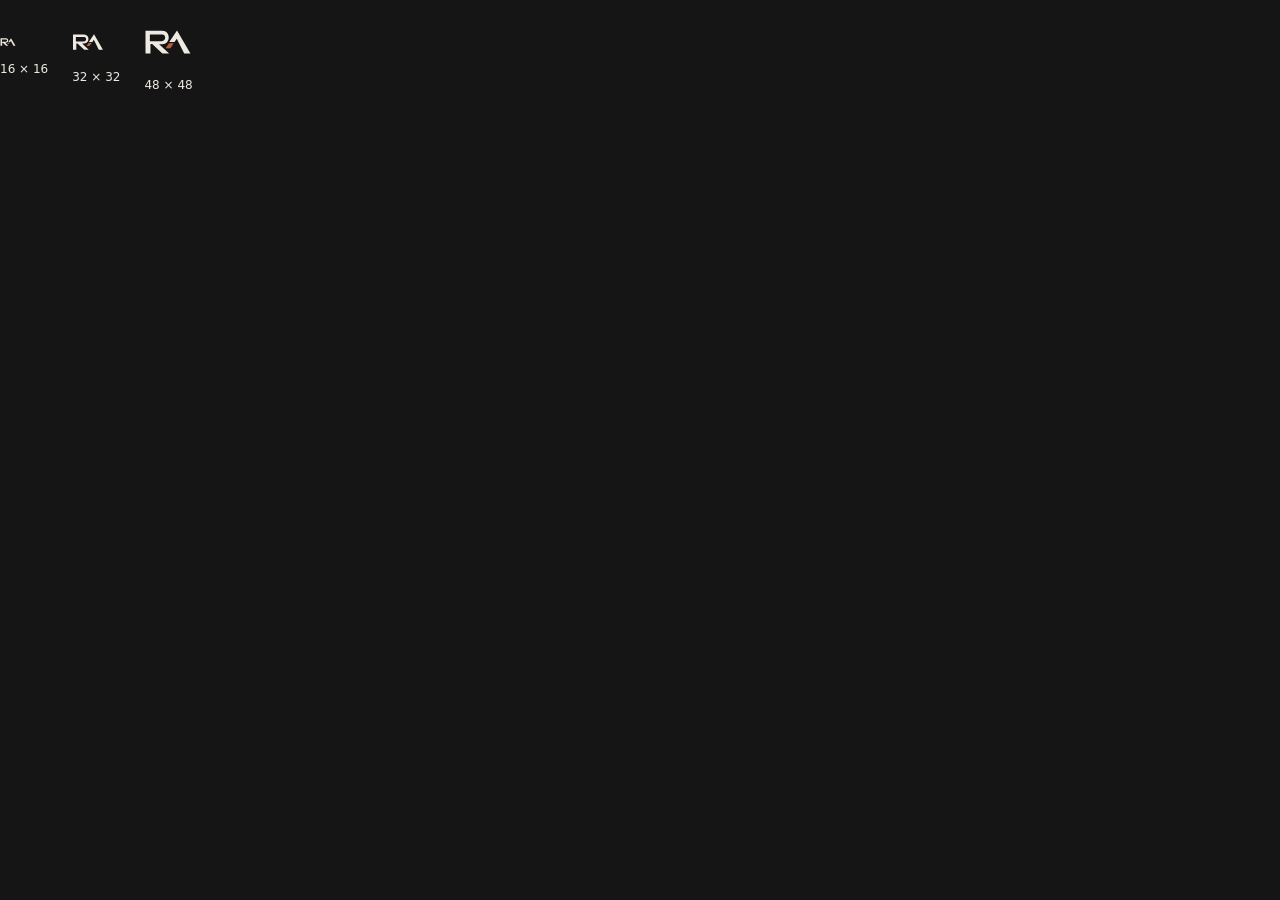
<file: design/brand-preview/favicons-dark.html>
<!doctype html><html lang="en"><meta charset="utf-8"><meta name="robots" content="noindex,nofollow"><meta name="color-scheme" content="dark"><title>Dark favicon samples</title><style>body{margin:0;color:#eeeae2;background:#141514;font:12px system-ui;color-scheme:dark}main{display:flex;gap:24px;align-items:center;height:110px}figure{margin:0}figcaption{margin-top:12px}img{display:block}</style><main><figure><img src="../../images/brand/favicon.svg" width="16" height="16" alt="16px Offset favicon"><figcaption>16 × 16</figcaption></figure><figure><img src="../../images/brand/favicon.svg" width="32" height="32" alt="32px Offset favicon"><figcaption>32 × 32</figcaption></figure><figure><img src="../../images/brand/favicon.svg" width="48" height="48" alt="48px Offset favicon"><figcaption>48 × 48</figcaption></figure></main></html>
</file>
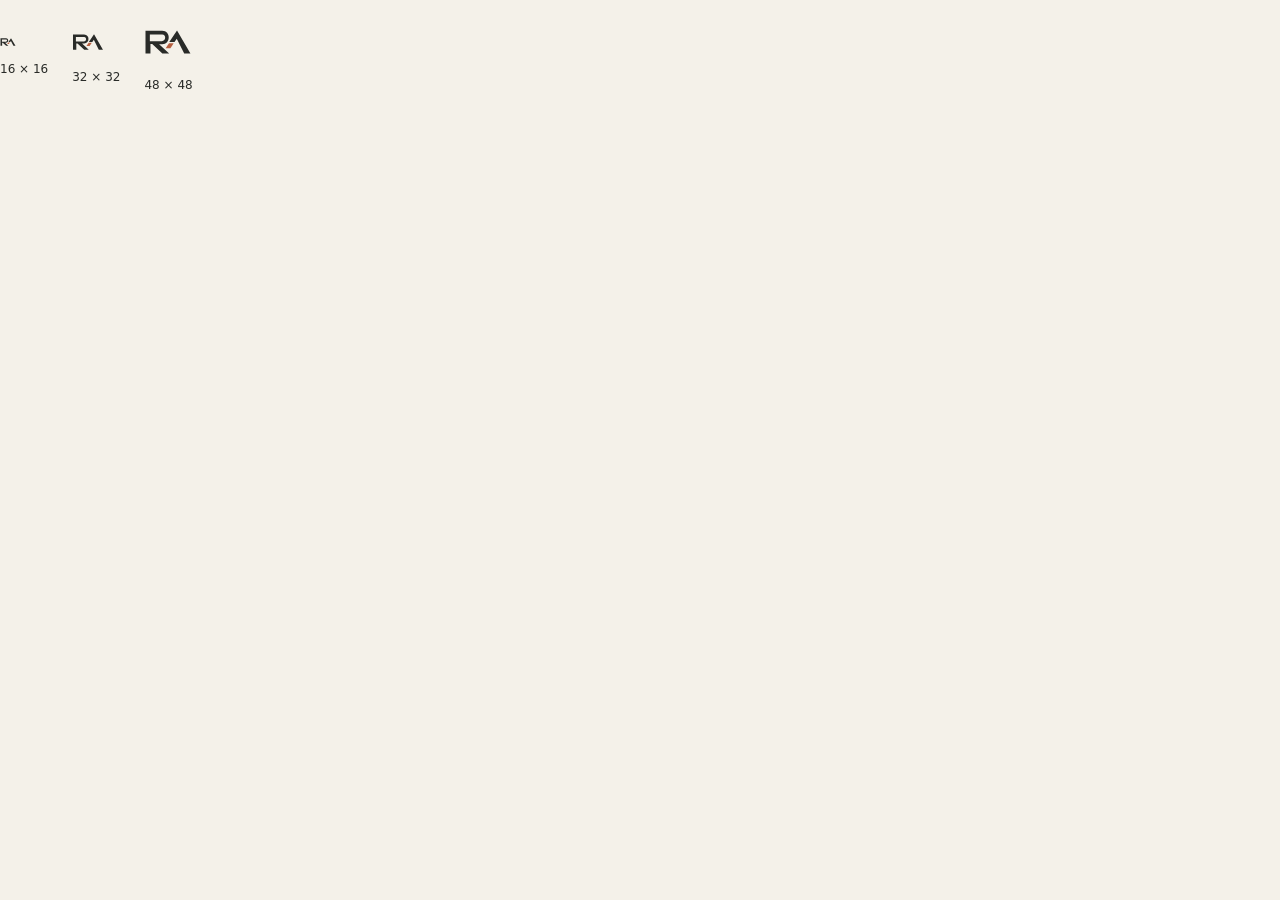
<file: design/brand-preview/favicons-light.html>
<!doctype html><html lang="en"><meta charset="utf-8"><meta name="robots" content="noindex,nofollow"><meta name="color-scheme" content="light"><title>Light favicon samples</title><style>body{margin:0;color:#292b28;background:#f4f1e9;font:12px system-ui;color-scheme:light}main{display:flex;gap:24px;align-items:center;height:110px}figure{margin:0}figcaption{margin-top:12px}img{display:block}</style><main><figure><img src="../../images/brand/favicon.svg" width="16" height="16" alt="16px Offset favicon"><figcaption>16 × 16</figcaption></figure><figure><img src="../../images/brand/favicon.svg" width="32" height="32" alt="32px Offset favicon"><figcaption>32 × 32</figcaption></figure><figure><img src="../../images/brand/favicon.svg" width="48" height="48" alt="48px Offset favicon"><figcaption>48 × 48</figcaption></figure></main></html>
</file>
<file: style.css>
@font-face {
  font-family:Calibre;
  src:url('assets/Calibre-Regular-b0d4cbb1201155ddccc21d1b8059a670.woff2') format('woff2');
  font-weight:400;
  font-display:swap;
}

@font-face {
  font-family:Calibre;
  src:url('assets/Calibre-Medium-568dce56f869a519a015d3b69443b067.woff2') format('woff2');
  font-weight:500;
  font-display:swap;
}

@font-face {
  font-family:Calibre;
  src:url('assets/Calibre-Semibold-94fc73852539d6733dc0d80252c5e3fb.woff2') format('woff2');
  font-weight:600 800;
  font-display:swap;
}

@font-face {
  font-family:'SF Mono';
  src:url('assets/SFMono-Regular-8799e6387338d58f2f137df821c86eb4.woff2') format('woff2');
  font-display:swap;
}

:root {
  color-scheme:dark;
  --bg:#141514;
  --surface:#1b1c1a;
  --surface-raised:#222320;
  --ink:#eeeae2;
  --muted:#aaa9a1;
  --accent:#ee957e;
  --accent-hover:#f4af9c;
  --on-accent:#141514;
  --border:#393a35;
  --border-strong:#63645b;
  --selection:#ee957e;
  --on-selection:#141514;
  --focus:#ee957e;
  --active-surface:#30251f;
  --active-border:#775245;
  --frame:#272a25;
  --frame-alt:#27282b;
  --frame-warm:#2b2722;
  --frame-cool:#242c29;
  --image-shadow:0 8px 18px #0002;
  --tag-border:#46473f;
  --text-detail:#cfcdc4;
  --backdrop:rgb(5 6 5 / .78);
  --preview-backdrop:rgb(8 9 8 / .93);
  --figure-surface:rgb(27 28 26 / .86);
  --connection:#62665a;
  --connection-opacity:.42;
  --node:#858a7b;
  --node-active:#ee957e;
  --graph-label:#999b90;
  --ambient:rgb(156 139 111 / .07);
  --mono:'SF Mono',monospace;
  --sans:Calibre,Arial,sans-serif;
  --content:1240px;
  --gutter:clamp(22px,5vw,80px);
}
:root[data-theme="light"] {
  color-scheme:light;
  --bg:#f4f1e9;
  --surface:#ebe8df;
  --surface-raised:#e2dfd5;
  --ink:#292b28;
  --muted:#606257;
  --accent:#a3412c;
  --accent-hover:#863420;
  --on-accent:#fff9f1;
  --border:#cecac0;
  --border-strong:#85867b;
  --selection:#d9ad98;
  --on-selection:#292b28;
  --focus:#943a27;
  --active-surface:#eedbce;
  --active-border:#b7846e;
  --frame:#e4e4da;
  --frame-alt:#e1e2de;
  --frame-warm:#e9e1d5;
  --frame-cool:#dfe6e0;
  --image-shadow:0 5px 14px #302b2010;
  --tag-border:#bdbcb1;
  --text-detail:#50534b;
  --backdrop:rgb(45 44 38 / .35);
  --preview-backdrop:rgb(51 49 41 / .68);
  --figure-surface:rgb(235 232 223 / .91);
  --connection:#898d7e;
  --connection-opacity:.4;
  --node:#7a806e;
  --node-active:#a3412c;
  --graph-label:#696d61;
  --ambient:rgb(184 133 90 / .08);
}
/* CSS also respects the system when JavaScript is disabled or unavailable. */
@media (prefers-color-scheme:light) {
  :root:not([data-theme]) {
  color-scheme:light;
  --bg:#f4f1e9;
  --surface:#ebe8df;
  --surface-raised:#e2dfd5;
  --ink:#292b28;
  --muted:#606257;
  --accent:#a3412c;
  --accent-hover:#863420;
  --on-accent:#fff9f1;
  --border:#cecac0;
  --border-strong:#85867b;
  --selection:#d9ad98;
  --on-selection:#292b28;
  --focus:#943a27;
  --active-surface:#eedbce;
  --active-border:#b7846e;
  --frame:#e4e4da;
  --frame-alt:#e1e2de;
  --frame-warm:#e9e1d5;
  --frame-cool:#dfe6e0;
  --image-shadow:0 5px 14px #302b2010;
  --tag-border:#bdbcb1;
  --text-detail:#50534b;
  --backdrop:rgb(45 44 38 / .35);
  --preview-backdrop:rgb(51 49 41 / .68);
  --figure-surface:rgb(235 232 223 / .91);
  --connection:#898d7e;
  --connection-opacity:.4;
  --node:#7a806e;
  --node-active:#a3412c;
  --graph-label:#696d61;
  --ambient:rgb(184 133 90 / .08);
  }
}

* {
  box-sizing:border-box;
}

html {
  scroll-behavior:smooth;
  scroll-padding-top:100px;
}

body {
  margin:0;
  background:var(--bg);
  color:var(--ink);
  font:400 21px/1.45 var(--sans);
  -webkit-font-smoothing:antialiased;
}

::selection {
  background:var(--selection);
  color:var(--on-selection);
}

a {
  color:inherit;
  text-decoration:none;
  text-underline-offset:5px;
}

button {
  font:inherit;
  color:inherit;
  cursor:pointer;
}

button,a {
  -webkit-tap-highlight-color:transparent;
}

button {
  border-radius:0;
}

:focus-visible {
  outline:2px solid var(--focus);
  outline-offset:6px;
}

img {
  display:block;
  max-width:100%;
  height:auto;
}

h1,h2,h3,h4,p,figure {
  margin:0;
}

h1,h2,h3,h4 {
  font-weight:600;
  line-height:1.02;
}

h2 {
  font-size:clamp(38px,4.2vw,60px);
  letter-spacing:-.035em;
}

h3 {
  font-size:30px;
  letter-spacing:-.02em;
}

p {
  color:var(--muted);
}

[hidden] {
  display:none!important;
}

.wrap {
  width:min(calc(100% - var(--gutter)*2),var(--content));
  margin-inline:auto;
}

.section {
  padding-block:115px;
}

.accent {
  color:var(--accent);
}

.mono,.eyebrow {
  font-family:var(--mono);
  font-size:11px;
  line-height:1.7;
  font-weight:400;
}

.eyebrow {
  text-transform:uppercase;
  letter-spacing:.11em;
  color:var(--muted);
}

.eyebrow>span:first-child:not(.status-dot) {
  color:var(--accent);
  margin-right:12px;
}

.skip-link {
  position:fixed;
  top:12px;
  left:16px;
  transform:translateY(-150%);
  z-index:100;
  background:var(--accent);
  color:var(--on-accent);
  padding:12px 20px;
}

.skip-link:focus {
  transform:translateY(0);
}

.site-header {
  position:sticky;
  top:0;
  z-index:20;
  background:var(--bg);
  border-bottom:1px solid var(--border);
}

.navigation {
  min-height:88px;
  display:grid;
  grid-template-columns:1fr auto 1fr;
  align-items:center;
  gap:24px;
}

.brand {
  font:600 33px/1 var(--sans);
  letter-spacing:-2px;
  display:inline-flex;
  align-items:center;
  min-height:44px;
}

.brand span {
  margin-left:8px;
  color:var(--accent);
  font-weight:400;
}

.hero {
  padding-top:90px;
  display:grid;
  grid-template-columns:minmax(0,1.35fr) minmax(320px,1fr);
  column-gap:8%;
  align-items:center;
}

.status-dot {
  display:inline-block;
  width:6px;
  height:6px;
  border-radius:50%;
  background:var(--accent);
  margin-right:10px;
  vertical-align:middle;
}

.hero h1 {
  font-size:clamp(54px,5.7vw,82px);
  letter-spacing:-.055em;
  margin:29px 0 12px;
  line-height:1;
}

.hero-statement {
  font-size:clamp(42px,4.6vw,65px);
  line-height:.99;
  letter-spacing:-.035em;
  font-weight:500;
  color:var(--ink);
}

.hero-statement>span {
  color:var(--accent);
}

.hero-intro {
  max-width:520px;
  margin-top:28px;
  font-size:22px;
  line-height:1.4;
}

.hero-roles {
  display:flex;
  flex-wrap:wrap;
  gap:2px 14px;
  margin:26px 0 30px;
  font-size:17px;
  color:var(--muted);
}

.hero-roles strong {
  flex-basis:100%;
  font-weight:500;
  color:var(--ink);
}

.hero-roles>span+span::before {
  content:'/';
  margin-right:14px;
  color:var(--border);
}

.actions {
  display:flex;
  flex-wrap:wrap;
  gap:12px;
}

.button {
  min-height:49px;
  padding:12px 20px 9px;
  display:inline-flex;
  align-items:center;
  justify-content:space-between;
  gap:30px;
  font-size:19px;
  transition:background .2s,color .2s,transform .2s;
}

.button-primary {
  background:var(--accent);
  border:1px solid var(--accent);
  color:var(--on-accent);
  font-weight:500;
}

.button-primary:hover {
  background:var(--accent-hover);
  border-color:var(--accent-hover);
  transform:translateY(-2px);
}

.button-secondary {
  border:1px solid var(--border-strong);
}

.button-secondary:hover {
  background:var(--surface-raised);
}

.stack-figure {
  position:relative;
  padding:24px;
  border:1px solid var(--border);
  background:var(--figure-surface);
  align-self:start;
}

.stack-figure figcaption {
  display:flex;
  align-items:center;
  justify-content:space-between;
  gap:10px;
  padding-bottom:20px;
}

.stack-figure figcaption .eyebrow {
  font-size:9px;
}

.stack-figure figcaption>.mono {
  font-size:9px;
  color:var(--muted);
  white-space:nowrap;
}

.stack-layers {
  list-style:none;
  margin:0;
  padding:0;
  position:relative;
}

.stack-layers::before {
  content:'';
  position:absolute;
  left:18px;
  top:30px;
  bottom:30px;
  border-left:1px dashed var(--border-strong);
  pointer-events:none;
}

.stack-layers li {
  position:relative;
  margin-bottom:5px;
}

.stack-layers button {
  position:relative;
  display:flex;
  align-items:center;
  gap:15px;
  text-align:left;
  width:100%;
  min-height:64px;
  padding:10px 13px 8px 7px;
  border:1px solid transparent;
  background:transparent;
  transition:background .2s,border-color .2s;
}

.stack-layers button:hover {
  background:var(--surface-raised);
}

.stack-layers button[aria-pressed=true] {
  background:var(--active-surface);
  border-color:var(--active-border);
}

.layer-number {
  background:var(--bg);
  color:var(--muted);
  font:9px var(--mono);
  padding:5px;
  position:relative;
}

.layer-name {
  font-size:23px;
  line-height:1;
}

.layer-name small {
  display:block;
  font:9px/1.6 var(--mono);
  color:var(--muted);
  margin-top:5px;
}

.layer-icon {
  font:18px var(--mono);
  margin-left:auto;
  color:var(--muted);
}

.stack-layers button[aria-pressed=true] .layer-name,.stack-layers button[aria-pressed=true] .layer-icon {
  color:var(--accent);
}

.stack-detail {
  font-size:17px;
  line-height:1.35;
  border-top:1px solid var(--border);
  margin-top:18px;
  padding-top:16px;
  min-height:87px;
}

.figure-note {
  font:9px/1.6 var(--mono);
  margin-top:9px;
  color:var(--muted);
}

.hero-bottom {
  grid-column:1/-1;
  display:flex;
  justify-content:space-between;
  gap:25px;
  border-top:1px solid var(--border);
  margin-top:60px;
  padding:23px 0;
  font-size:16px;
  color:var(--muted);
}

.hero-bottom strong {
  font-weight:400;
  color:var(--ink);
  margin-left:7px;
}

.hero-bottom a {
  white-space:nowrap;
  color:var(--ink);
}

.hero-bottom a span {
  margin-left:20px;
  color:var(--accent);
}

.section-heading {
  display:flex;
  justify-content:space-between;
  align-items:flex-end;
  gap:60px;
  margin-bottom:45px;
}

.section-heading>div {
  flex:1.5;
}

.section-heading .eyebrow {
  margin-bottom:17px;
}

.section-heading>p {
  flex:1;
  max-width:380px;
  font-size:20px;
  line-height:1.4;
  padding-bottom:3px;
}

.work-section {
  padding-top:85px;
}

.work-toolbar {
  display:flex;
  align-items:center;
  justify-content:space-between;
  border-block:1px solid var(--border);
  margin-bottom:36px;
  padding:8px 0;
  gap:15px;
}

.filters {
  display:flex;
  flex-wrap:wrap;
  gap:7px;
}

.filters button {
  background:none;
  border:0;
  padding:10px 14px 7px;
  min-height:44px;
  font-size:17px;
  color:var(--muted);
  transition:background .2s,color .2s;
}

.filters button:hover {
  color:var(--ink);
  background:var(--surface);
}

.filters button[aria-pressed=true] {
  background:var(--ink);
  color:var(--on-accent);
}

.filters button span {
  font:10px var(--mono);
  margin-left:5px;
}

#project-count {
  white-space:nowrap;
  font-size:10px;
}

.work-note {
  font-size:17px;
  line-height:1.4;
  margin:-12px 0 30px;
  max-width:740px;
}

.project-grid {
  display:grid;
  grid-template-columns:repeat(2,minmax(0,1fr));
  gap:55px 30px;
}

.project {
  min-width:0;
  scroll-margin-top:110px;
}

.project-visual {
  display:block;
  background:var(--frame);
  border:1px solid var(--border);
  padding:24px;
  position:relative;
  overflow:hidden;
  transition:background .25s;
}

.project:nth-child(2) .project-visual {
  background:var(--frame-alt);
}

.project:nth-child(3) .project-visual {
  background:var(--frame-warm);
}

.project:nth-child(5) .project-visual {
  background:var(--frame-cool);
}

.project:nth-child(6) .project-visual {
  background:var(--frame-cool);
}

.project-visual img {
  width:100%;
  height:auto;
  box-shadow:var(--image-shadow);
  filter:grayscale(1);
  transition:transform .35s, filter .35s;
}

.project-visual:hover img,
.project-visual:focus-visible img {
  filter:grayscale(0);
  transform:scale(1.025);
}

.image-caption {
  display:flex;
  justify-content:space-between;
  gap:12px;
  font:9px/1.5 var(--mono);
  color:var(--text-detail);
  margin-top:17px;
}

.image-caption span:last-child {
  color:var(--ink);
}

.project-content {
  padding-top:22px;
}

.project-meta {
  display:flex;
  gap:14px;
  align-items:center;
  font:10px/1.6 var(--mono);
  color:var(--muted);
  margin-bottom:13px;
}

.project-number {
  color:var(--accent);
}

.project .project-title {
  font-size:clamp(28px,2.5vw,38px);
  line-height:1.06;
  letter-spacing:-.025em;
  margin-bottom:12px;
}

.project-summary {
  font-size:20px;
  line-height:1.4;
  margin-bottom:15px;
}

.contribution {
  font-size:16px;
  color:var(--ink);
  margin-bottom:20px;
}

.contribution span {
  font:9px var(--mono);
  text-transform:uppercase;
  letter-spacing:.04em;
  color:var(--muted);
  margin-right:10px;
}

.project-details {
  border-block:1px solid var(--border);
}

.project-details summary {
  cursor:pointer;
  display:flex;
  align-items:center;
  justify-content:space-between;
  padding:13px 0 10px;
  font-size:17px;
  min-height:46px;
  list-style:none;
}

.project-details summary::-webkit-details-marker {
  display:none;
}

.project-details summary::after {
  content:'+';
  font:18px var(--mono);
  color:var(--accent);
}

.project-details[open] summary::after {
  content:'−';
}

.project-description {
  font-size:18px;
  line-height:1.5;
  padding:9px 0 18px;
}

.project-details h5 {
  font:10px/1.7 var(--mono);
  text-transform:uppercase;
  letter-spacing:.06em;
  margin:0 0 12px;
  color:var(--muted);
}

.tech-list {
  display:flex;
  flex-wrap:wrap;
  gap:7px;
  list-style:none;
  padding:0;
  margin:0 0 22px;
}

.tech-list li {
  border:1px solid var(--tag-border);
  padding:5px 8px;
  font:10px/1.6 var(--mono);
  color:var(--text-detail);
  max-width:100%;
  overflow-wrap:anywhere;
}

.project-links {
  display:flex;
  flex-wrap:wrap;
  gap:20px;
  padding-top:8px;
}

.project-links a {
  display:inline-flex;
  gap:13px;
  align-items:center;
  min-height:44px;
  font-size:17px;
}

.project-links a:hover {
  color:var(--accent);
}

.project-links a span {
  color:var(--accent);
}

.operations-band {
  background:var(--surface);
  border-block:1px solid var(--border);
}

.operations-grid {
  display:grid;
  grid-template-columns:repeat(3,minmax(0,1fr));
  gap:40px;
  margin-top:60px;
}

.operations-grid article+article {
  border-left:1px solid var(--border);
  padding-left:36px;
}

.operation-symbol {
  font:32px var(--mono);
  color:var(--accent);
  display:block;
  margin-bottom:23px;
}

.operations-grid h3 {
  font-size:29px;
  margin-bottom:15px;
}

.operations-grid p {
  font-size:20px;
  line-height:1.45;
}

.operations-grid .operation-tools {
  font:11px/1.9 var(--mono);
  margin-top:25px;
  color:var(--text-detail);
}

.timeline {
  margin-top:60px;
}

.career {
  display:grid;
  grid-template-columns:260px minmax(0,1fr);
  padding:35px 0;
  border-top:1px solid var(--border);
}

.career-date {
  font:11px/1.6 var(--mono);
  padding-top:5px;
}

.career-date p {
  margin:0;
}

.current-label {
  display:inline-block;
  font-size:9px;
  letter-spacing:.1em;
  text-transform:uppercase;
  color:var(--accent);
  border:1px solid var(--active-border);
  padding:4px 8px;
  margin-bottom:13px;
}

.career-body {
  position:relative;
  border-left:1px solid var(--border);
  padding-left:36px;
}

.career-body::before {
  content:'';
  width:7px;
  height:7px;
  background:var(--muted);
  position:absolute;
  top:9px;
  left:-4px;
}

.current .career-body::before {
  background:var(--accent);
}

.career-domain {
  font:10px var(--mono);
  text-transform:uppercase;
  letter-spacing:.1em;
  color:var(--accent);
  margin:5px 0 18px;
}

.career h3 {
  font-size:32px;
  line-height:1.08;
  margin-bottom:7px;
}

.career-role {
  color:var(--ink);
  font-size:21px;
  margin-bottom:7px;
}

.career .organization {
  font-size:18px;
  color:var(--text-detail);
  line-height:1.35;
  margin-bottom:19px;
}

.career-body>p:last-child {
  font-size:19px;
  max-width:770px;
}

.responsibilities {
  display:grid;
  grid-template-columns:1fr 1fr;
  gap:25px 32px;
  margin-top:30px;
}

.responsibilities h4 {
  font-size:19px;
  margin-bottom:7px;
  font-weight:500;
}

.responsibilities p {
  font-size:18px;
  line-height:1.4;
}

.expertise-section {
  border-top:1px solid var(--border);
}

.expertise-primary {
  display:grid;
  grid-template-columns:repeat(3,minmax(0,1fr));
  border:1px solid var(--border);
  margin-top:40px;
}

.expertise-primary article {
  padding:30px;
}

.expertise-primary article+article {
  border-left:1px solid var(--border);
}

.expertise-primary h3 {
  font-size:31px;
  margin:20px 0 30px;
  min-height:62px;
}

.expertise-primary dl {
  margin:0;
}

.expertise-primary dt {
  font-size:18px;
  color:var(--ink);
  margin:22px 0 8px;
  font-weight:500;
}

.expertise-primary dd {
  margin:0;
  font-size:18px;
  line-height:1.6;
  color:var(--muted);
}

.expertise-secondary {
  display:grid;
  grid-template-columns:repeat(4,minmax(0,1fr));
  gap:30px;
  padding-top:36px;
}

.expertise-secondary h3 {
  font-size:19px;
  line-height:1.2;
  margin-bottom:10px;
  font-weight:500;
  letter-spacing:0;
}

.expertise-secondary p {
  font-size:17px;
  line-height:1.5;
}

.about-section {
  border-top:1px solid var(--border);
}

.about-grid {
  display:grid;
  grid-template-columns:minmax(0,.7fr) minmax(0,1.3fr);
  gap:9%;
  align-items:start;
}

.about-photo {
  padding:17px;
  background:var(--surface);
  border:1px solid var(--border);
  margin-top:7px;
}

.about-photo img {
  filter:grayscale(1);
  width:100%;
  aspect-ratio:500/501;
  object-fit:cover;
}

.about-photo p {
  margin-top:15px;
  font-size:9px;
}

.about-copy .eyebrow {
  margin-bottom:18px;
}

.about-copy h2 {
  margin-bottom:27px;
}

.about-copy>p:not(.eyebrow) {
  margin-top:18px;
  font-size:21px;
  line-height:1.45;
}

.about-copy p.about-emphasis {
  border-left:2px solid var(--accent);
  padding-left:22px;
  color:var(--ink);
  margin-top:28px;
}

.education {
  border-top:1px solid var(--border);
  margin-top:33px;
  padding-top:25px;
}

.education h3 {
  font-size:24px;
  margin:10px 0;
  line-height:1.1;
}

.education p {
  font-size:18px;
  line-height:1.5;
}

.certifications {
  display:grid;
  grid-template-columns:.7fr 1.3fr;
  gap:9%;
  border-top:1px solid var(--border);
  margin-top:65px;
  padding-top:36px;
}

.certifications h3 {
  font-size:27px;
  margin-top:12px;
}

.certifications ul {
  list-style:none;
  margin:0;
  padding:0;
}

.certifications li {
  display:flex;
  justify-content:space-between;
  gap:24px;
  padding:12px 0;
  border-bottom:1px solid var(--border);
  font-size:18px;
  line-height:1.25;
}

.certifications li:first-child {
  padding-top:0;
}

.certifications time {
  font:10px/1.8 var(--mono);
  color:var(--muted);
  white-space:nowrap;
}

.contact-section {
  background:var(--surface);
  border-block:1px solid var(--border);
}

.contact-layout {
  display:grid;
  grid-template-columns:1.1fr 1fr;
  gap:10%;
  align-items:end;
  margin-top:30px;
}

.contact-layout h2 {
  font-size:clamp(62px,7.5vw,108px);
  line-height:.93;
  letter-spacing:-.045em;
}

.contact-copy {
  padding-bottom:8px;
  min-width:0;
}

.contact-copy>p {
  font-size:23px;
  max-width:360px;
  line-height:1.35;
  margin-bottom:32px;
}

.contact-email {
  display:flex;
  gap:15px;
  align-items:center;
  justify-content:space-between;
  border-bottom:1px solid var(--border-strong);
  padding:12px 0;
  font-size:clamp(20px,2.1vw,29px);
  overflow-wrap:anywhere;
}

.contact-email .email-icon {
  color:var(--accent);
}

.contact-email:hover {
  color:var(--accent);
}

.contact-links {
  display:flex;
  flex-wrap:wrap;
  gap:10px 25px;
  margin-top:20px;
}

.contact-links a {
  font-size:17px;
  display:inline-flex;
  align-items:center;
  min-height:44px;
}

.contact-links a:hover {
  text-decoration:underline;
  color:var(--accent);
}

.site-footer {
  display:flex;
  justify-content:space-between;
  gap:20px;
  align-items:center;
  padding-block:26px;
  font:10px/1.6 var(--mono);
  color:var(--muted);
}

.site-footer a {
  min-height:44px;
  display:flex;
  align-items:center;
  color:var(--ink);
}

.image-dialog {
  width:min(1400px,94vw);
  max-height:92dvh;
  overflow:auto;
  border:1px solid var(--border-strong);
  padding:24px;
  background:var(--surface);
  color:var(--ink);
}

.image-dialog::backdrop {
  background:var(--preview-backdrop);
}

.preview-header {
  display:flex;
  justify-content:space-between;
  align-items:center;
  gap:22px;
  margin-bottom:22px;
}

.preview-header h2 {
  font-size:27px;
  line-height:1.15;
  letter-spacing:-.02em;
}

.preview-close {
  background:var(--surface-raised);
  border:1px solid var(--border-strong);
  display:inline-flex;
  align-items:center;
  justify-content:center;
  width:44px;
  height:44px;
  padding:0;
  flex-shrink:0;
}

.image-dialog>img {
  width:100%;
  height:auto;
}

.image-dialog>p {
  margin-top:18px;
}

body:has(.image-dialog[open]) {
  overflow:hidden;
}

/* Navigation: a single, modal index at every viewport size. */
.brand { justify-self: start; }
.nav-context {
  display: flex;
  align-items: center;
  gap: 22px;
  font: 10px/1.5 var(--mono);
  text-transform: uppercase;
  letter-spacing: .08em;
}
#nav-position { color: var(--ink); }
.menu-toggle, .menu-close {
  display: inline-flex;
  align-items: center;
  justify-content: center;
  width: 48px;
  height: 48px;
  flex-shrink: 0;
  padding: 0;
  border: 1px solid var(--border);
  background: transparent;
  font-size: 18px;
  transition: color .2s, border-color .2s, background .2s;
}
.menu-toggle { justify-self: end; }
.menu-toggle:hover, .menu-close:hover {
  color: var(--accent);
  border-color: var(--accent);
  background: var(--surface);
}
.hamburger-icon { display: grid; gap: 5px; width: 20px; }
.hamburger-icon span { display: block; height: 1px; background: currentColor; }
.hamburger-icon span:nth-child(2) { width: 14px; justify-self: end; transition: width .2s; }
.menu-toggle:hover .hamburger-icon span:nth-child(2) { width: 20px; }
.close-icon { position: relative; width: 18px; height: 18px; }
.close-icon::before, .close-icon::after {
  content: '';
  position: absolute;
  inset: 8px 0 auto;
  height: 1px;
  background: currentColor;
  transform: rotate(45deg);
}
.close-icon::after { transform: rotate(-45deg); }
.menu-dialog {
  position: fixed;
  inset: 0 0 0 auto;
  width: min(580px, 100%);
  height: 100dvh;
  max-width: none;
  max-height: none;
  margin: 0;
  padding: 0;
  border: 0;
  border-left: 1px solid var(--border);
  background: var(--surface);
  color: var(--ink);
  overflow: auto;
  overscroll-behavior: contain;
}
.menu-dialog::backdrop { background: var(--backdrop); }
.menu-dialog[open] { animation: menu-enter .24s ease-out; }
.menu-dialog[open]::backdrop { animation: backdrop-enter .24s ease-out; }
@keyframes menu-enter { from { opacity: .5; transform: translateX(30px); } to { opacity: 1; transform: translateX(0); } }
@keyframes backdrop-enter { from { opacity: 0; } to { opacity: 1; } }
.menu-panel { min-height: 100%; display: flex; flex-direction: column; padding: 30px 40px; }
.menu-panel-header { display: flex; justify-content: space-between; align-items: center; gap: 18px; }
.menu-panel-header .eyebrow { font-size: 10px; }
.menu-intro { font-size: 29px; line-height: 1.12; color: var(--ink); margin: 28px 0; }
.menu-intro span { color: var(--accent); }
.menu-links { border-top: 1px solid var(--border); }
.menu-links a {
  display: grid;
  grid-template-columns: 25px minmax(0, 1fr) 25px;
  align-items: center;
  gap: 18px;
  min-height: 66px;
  padding: 13px 0;
  border-bottom: 1px solid var(--border);
  font-size: 37px;
  line-height: 1.1;
  font-weight: 500;
  letter-spacing: -.025em;
  color: var(--text-detail);
  transition: color .2s;
}
.menu-number { font: 10px/1 var(--mono); color: var(--muted); letter-spacing: 0; }
.menu-active-indicator { justify-self:end; width:6px; height:6px; background:var(--accent); opacity:0; transform:scale(.7); transition:opacity .16s ease,transform .16s ease; }
.menu-links a[aria-current="location"] .menu-active-indicator { opacity:1; transform:scale(1); }
.menu-links a:hover, .menu-links a[aria-current] { color: var(--accent); }
.menu-links a[aria-current] .menu-number { color: var(--accent); }
.menu-footer { margin-top: auto; padding-top: 32px; }
.menu-email { display: flex; justify-content: space-between; align-items: center; gap: 15px; font-size: 21px; min-height: 44px; overflow-wrap: anywhere; }
.menu-email .email-icon { color: var(--accent); }
.menu-socials { display: flex; flex-wrap: wrap; gap: 6px 23px; margin-top: 6px; }
.menu-socials a { display: inline-flex; align-items: center; min-height: 44px; font-size: 16px; color: var(--muted); }
.menu-socials a:hover, .menu-email:hover { color: var(--accent); }
body.navigation-open { overflow: hidden; }
.no-script-nav { display: flex; flex-wrap: wrap; gap: 0 22px; padding-bottom: 15px; }
.no-script-nav a { display: inline-flex; align-items: center; min-height: 44px; }

@media (max-width: 760px) {
  .nav-context { gap: 0; font-size: 9px; }
  #nav-location { display: none; }
  .menu-toggle, .menu-close { width: 44px; height: 44px; }
  .menu-panel { padding: 22px 28px; }
  .menu-intro { margin: 22px 0; font-size: 25px; }
  .menu-links a { min-height: 57px; font-size: 31px; padding-block: 10px; gap: 14px; }
  .menu-footer { padding-top: 24px; }
  .menu-email { font-size: 19px; }
  .menu-socials { gap: 4px 18px; }
  .menu-socials a { font-size: 15px; }

}
@media (max-width: 360px) {
  .menu-panel { padding: 20px; }
  .menu-panel-header .eyebrow { font-size: 9px; letter-spacing: .06em; }
  .menu-links a { font-size: 28px; min-height: 53px; }
  .menu-email { font-size: 17px; }

}
@media (max-height: 740px) {
  .menu-intro { display: none; }
  .menu-links { margin-top: 24px; }
}

/* Familiar social marks use consistent, accessible touch targets. */
.hero-socials { display: flex; align-items: center; gap: 8px; margin-top: 18px; }
.social-icon { display: block; width: 21px; height: 21px; flex: none; }
a.social-link {
  display: inline-flex;
  align-items: center;
  justify-content: center;
  width: 44px;
  height: 44px;
  flex: 0 0 44px;
  color: var(--muted);
  border: 1px solid transparent;
  transition: color .2s, background .2s, border-color .2s;
}
a.social-link:hover, a.social-link:focus-visible { color: var(--accent); background: var(--surface-raised); border-color: var(--border); text-decoration: none; }
.menu-socials, .contact-links { align-items: center; gap: 8px; }
.document-link { margin-left: 10px; padding-left: 20px; border-left: 1px solid var(--border); gap: 12px; }
.document-link span { color: var(--accent); }
.preview-close:hover { color: var(--accent); border-color: var(--accent); }
@media (max-width: 460px) {
  .menu-socials, .contact-links { gap: 4px; }
  .document-link { margin-left: 6px; padding-left: 14px; }
}

@media(min-width:1500px) {
  .hero {
    padding-top:105px;
    column-gap:10%;
  }
  .hero h1 {
    font-size:90px;
  }
  .hero-statement {
    font-size:70px;
  }
}

@media(max-width:1050px) {
  .hero {
    column-gap:5%;
    grid-template-columns:minmax(0,1.2fr) minmax(300px,1fr);
    padding-top:65px;
  }
  .hero h1 {
    font-size:64px;
  }
  .hero-statement {
    font-size:49px;
  }
  .hero-intro {
    font-size:21px;
  }
  .hero-roles {
    font-size:16px;
  }
  .hero-roles span {
    flex-basis:100%;
  }
  .hero-roles>span+span::before {
    content:none;
  }
  .stack-figure {
    padding:17px;
  }
  .section {
    padding-block:85px;
  }
  .section-heading {
    gap:35px;
  }
  .project-visual {
    padding:17px;
  }
  .career {
    grid-template-columns:200px 1fr;
  }
  .expertise-primary article {
    padding:24px;
  }
  .operations-grid {
    gap:25px;
  }
  .operations-grid article+article {
    padding-left:24px;
  }
  .expertise-secondary {
    grid-template-columns:1fr 1fr;
  }
  .contact-layout {
    gap:6%;
  }
}

@media(max-width:760px) {
  html {
    scroll-padding-top:88px;
  }
  .navigation {
    min-height:72px;
    gap:0;
  }
  .brand {
    font-size:31px;
  }

  .hero {
    grid-template-columns:1fr;
    gap:0;
    padding-top:57px;
  }
  .hero-copy {
    max-width:600px;
  }
  .hero h1 {
    font-size:clamp(57px,10.5vw,80px);
    margin-top:27px;
  }
  .hero-statement {
    font-size:clamp(46px,8vw,63px);
  }
  .hero-intro {
    max-width:500px;
    margin-top:24px;
  }
  .hero-roles {
    font-size:18px;
    margin-top:22px;
  }
  .hero-roles>span {
    flex-basis:auto;
  }
  .hero-roles>span+span::before {
    content:'/';
    margin-right:14px;
  }
  .hero-roles strong {
    flex-basis:100%;
  }
  .stack-figure {
    margin-top:44px;
    max-width:none;
    padding:22px;
  }
  .stack-layers button {
    min-height:60px;
  }
  .stack-figure figcaption .eyebrow {
    font-size:10px;
  }
  .stack-detail {
    min-height:0;
    font-size:18px;
  }
  .hero-bottom {
    margin-top:35px;
    font-size:16px;
    align-items:center;
  }
  .hero-bottom>span {
    max-width:65%;
  }
  .hero-bottom strong {
    display:block;
    margin:3px 0 0;
  }
  .hero-bottom a {
    font-size:0;
  }
  .hero-bottom a span {
    font-size:23px;
  }
  .section {
    padding-block:70px;
  }
  .section-heading {
    display:block;
    margin-bottom:30px;
  }
  .section-heading>p {
    margin-top:21px;
    max-width:550px;
  }
  .section-heading h2 {
    font-size:43px;
  }
  .work-toolbar {
    display:block;
    margin-bottom:27px;
  }
  .filters {
    gap:4px;
  }
  .filters button {
    padding-inline:10px;
    font-size:16px;
  }
  .work-toolbar>p {
    margin:10px 0 3px;
  }
  .project-grid {
    gap:37px 22px;
  }
  .project .project-title {
    font-size:29px;
  }
  .project-visual {
    padding:14px;
  }
  .image-caption {
    font-size:8px;
    gap:5px;
  }
  .project-summary {
    font-size:19px;
  }
  .contribution {
    font-size:16px;
    line-height:1.35;
  }
  .contribution span {
    display:block;
    margin:0 0 5px;
  }
  .project-meta {
    font-size:9px;
    gap:9px;
  }
  .project-links {
    gap:14px;
  }
  .project-links a {
    font-size:16px;
  }
  .operations-grid {
    grid-template-columns:1fr;
    margin-top:36px;
    gap:27px;
  }
  .operations-grid article {
    display:grid;
    grid-template-columns:44px 1fr;
    gap:8px 20px;
  }
  .operations-grid article+article {
    padding:25px 0 0;
    border-left:0;
    border-top:1px solid var(--border);
  }
  .operation-symbol {
    grid-row:1/4;
    margin:0;
  }
  .operations-grid h3 {
    margin:0;
  }
  .operations-grid p {
    grid-column:2;
  }
  .operations-grid .operation-tools {
    margin-top:5px;
  }
  .career {
    grid-template-columns:155px 1fr;
    padding-block:29px;
  }
  .career-body {
    padding-left:25px;
  }
  .career h3 {
    font-size:28px;
  }
  .career-role {
    font-size:20px;
  }
  .career-date {
    font-size:10px;
  }
  .responsibilities {
    grid-template-columns:1fr;
    gap:20px;
  }
  .expertise-primary {
    grid-template-columns:1fr;
  }
  .expertise-primary article {
    padding:27px;
  }
  .expertise-primary article+article {
    border-left:0;
    border-top:1px solid var(--border);
  }
  .expertise-primary h3 {
    min-height:0;
    margin:15px 0 23px;
  }
  .expertise-primary dt {
    margin-top:17px;
  }
  .about-grid {
    grid-template-columns:1fr;
    gap:35px;
  }
  .about-photo {
    width:200px;
    margin:0 auto;
  }
  .about-copy h2 {
    font-size:43px;
  }
  .certifications {
    grid-template-columns:1fr;
    gap:28px;
    margin-top:45px;
  }
  .contact-layout {
    grid-template-columns:1fr;
    gap:36px;
  }
  .contact-layout h2 {
    font-size:77px;
  }
  .contact-copy>p {
    max-width:450px;
    margin-bottom:20px;
  }
  .contact-email {
    font-size:27px;
  }
  .site-footer {
    flex-wrap:wrap;
    gap:5px 20px;
    padding-block:22px;
  }
  .site-footer>span {
    display:none;
  }
  .image-dialog {
    padding:16px;
  }
  .preview-header h2 {
    font-size:22px;
  }
}

@media(max-width:460px) {
  .hero-roles>span {
    flex-basis:100%;
  }
  .hero-roles>span+span::before {
    content:none;
  }
  .hero .eyebrow {
    font-size:9px;
  }
  .hero h1 {
    font-size:59px;
  }
  .hero-statement {
    font-size:47px;
  }
  .button {
    font-size:18px;
    padding-inline:15px;
    gap:22px;
  }

  .stack-figure {
    padding:16px;
  }
  .stack-figure figcaption .eyebrow {
    font-size:9px;
  }
  .section-heading h2,.about-copy h2 {
    font-size:39px;
  }
  .project-grid {
    grid-template-columns:1fr;
    gap:35px;
  }
  .project-visual {
    padding:18px;
  }
  .image-caption {
    font-size:9px;
  }
  .career {
    grid-template-columns:1fr;
    gap:16px;
  }
  .career-date {
    display:flex;
    align-items:center;
    gap:13px;
  }
  .current-label {
    margin:0;
  }
  .career-body {
    padding-left:21px;
  }
  .career h3 {
    font-size:29px;
  }
  .expertise-secondary {
    grid-template-columns:1fr;
    gap:25px;
  }
  .about-photo {
    width:185px;
  }
  .certifications li {
    font-size:17px;
    gap:15px;
  }
  .contact-layout h2 {
    font-size:67px;
  }
  .contact-email {
    font-size:clamp(19px,5.6vw,22px);
  }
  .contact-links {
    gap:4px;
  }
  .contact-links a {
    font-size:16px;
  }
}

@media(prefers-reduced-motion:reduce) {
  html {
    scroll-behavior:auto;
  }
  *,*::before,*::after {
    animation:none!important;
    transition:none!important;
  }
}

@media print {

  body {
    background:white;
    color:#171717;
    font-size:12pt;
  }
  p,.eyebrow,.mono {
    color:#444;
  }
  .site-header,.menu-dialog,.stack-figure,.work-toolbar,.image-dialog,.contact-links,.hero-socials {
    display:none!important;
  }
  .wrap {
    width:100%;
  }
  .section {
    padding-block:25px;
  }
  .hero {
    display:block;
    padding-top:0;
  }
  .hero h1 {
    font-size:40pt;
  }
  .hero-statement {
    font-size:28pt;
  }
  .project-grid {
    display:block;
  }
  .project {
    break-inside:avoid;
    margin-block:20px;
  }
  .project-visual {
    max-width:400px;
  }
  .project-details {
    display:block;
  }
  .operations-band,.contact-section {
    background:white;
  }
  .career {
    grid-template-columns:160px 1fr;
  }
  .contact-layout h2 {
    font-size:40pt;
  }
  .site-footer {
    font-size:9pt;
  }
  .button {
    border:1px solid #777;
    color:#111;
    background:none;
  }
}

.email-icon { display: block; width: 21px; height: 21px; flex: 0 0 21px; }

/* V2 editorial refinement and two levels of project detail. */
.hero { position:relative; isolation:isolate; }
.hero-statement { font-size:clamp(42px,4.5vw,64px); line-height:1.02; }
.hero-intro { font-size:21px; max-width:470px; }
.work-group + .work-group { margin-top:90px; }
.work-group-heading { display:flex; justify-content:space-between; align-items:baseline; gap:16px; padding-bottom:22px; margin-bottom:36px; border-bottom:1px solid var(--border); }
.work-group-heading h3 { font-size:26px; font-weight:500; }
.work-group-count { color:var(--muted); font-size:11px; white-space:nowrap; }
.case-studies { display:grid; gap:64px; }
.case-heading { margin-bottom:24px; }
.case-heading .project-title { font-size:clamp(32px,3.2vw,46px); max-width:850px; }
.case-context { font-size:18px; }
.case-layout { display:grid; grid-template-columns:minmax(0,1.5fr) minmax(0,1fr); gap:36px; align-items:start; }
.case-layout .project-visual { padding:30px; }
.case-narrative { display:grid; gap:22px; }
.case-narrative h5, .case-details h5 { font:11px/1.6 var(--mono); letter-spacing:.04em; text-transform:uppercase; color:var(--ink); margin-bottom:9px; }
.case-narrative p, .case-implementation p { font-size:19px; line-height:1.45; }
.case-narrative .project-links { padding:0; gap:18px; }
.stack-preview { display:flex; flex-wrap:wrap; gap:7px 14px; list-style:none; padding:0; margin:0 0 18px; color:var(--muted); font:11px/1.7 var(--mono); }
.case-narrative .stack-preview { margin:0; }
.case-details { margin-top:28px; }
.case-implementation { display:grid; grid-template-columns:repeat(3,minmax(0,1fr)); gap:30px; padding:24px 0 32px; }
.case-record { display:grid; grid-template-columns:1.4fr 1fr; gap:40px; border-top:1px solid var(--border); padding-top:24px; }
.case-record .project-description { padding-top:0; }
.tech-list li { font-size:11px; }
.project-meta { font-size:11px; }
.image-caption { font-size:10px; }
.operations-grid { position:relative; }
.operation-symbol { display:flex; align-items:center; gap:24px; }
.operation-symbol::after { content:""; height:1px; flex:1; background:linear-gradient(90deg,var(--border),transparent); }
.contact-layout h2 { font-size:clamp(54px,6.2vw,88px); }
.site-footer { flex-wrap:wrap; gap:18px 30px; }
.footer-identity p { font:20px var(--sans); color:var(--ink); }
.footer-identity span { font-size:10px; }
.footer-links,.footer-version { display:flex; align-items:center; gap:18px; }
.footer-links a { justify-content:center; min-width:44px; }
.footer-version { gap:16px; }
@media (max-width:1000px) {
  .case-layout { grid-template-columns:minmax(0,1.2fr) minmax(0,1fr); gap:24px; }
  .case-layout .project-visual { padding:20px; }
  .case-narrative p { font-size:18px; }
  .site-footer { justify-content:flex-start; }
  .footer-version { margin-left:auto; }
}
@media (max-width:900px) {
  .case-layout { grid-template-columns:1fr; gap:24px; }
  .case-narrative { grid-template-columns:1fr 1fr; gap:20px 28px; }
  .case-implementation { gap:22px; }
  .case-record { grid-template-columns:1fr; gap:14px; }
}
@media (max-width:600px) {
  .hero-statement { font-size:clamp(37px,8.7vw,52px); }
  .hero-intro { font-size:20px; }
  .project-grid { grid-template-columns:1fr; gap:44px; }
  .work-group-heading { margin-bottom:26px; }
  .work-group-heading h3 { font-size:24px; }
  .work-group-count { font-size:10px; }
  .work-group + .work-group { margin-top:60px; }
  .case-studies { gap:46px; }
  .case-heading .project-title { font-size:33px; }
  .case-layout .project-visual { padding:16px; }
  .case-narrative,.case-implementation { grid-template-columns:1fr; }
  .case-narrative { gap:18px; }
  .case-details { margin-top:22px; }
  .image-caption { font-size:9px; }
  .case-implementation { padding-block:18px 24px; }
  .contact-layout h2 { font-size:clamp(43px,10vw,60px); }
  .footer-version { margin-left:0; width:100%; flex-wrap:wrap; }
  .footer-links { gap:12px; }
}
@media print {
  .case-layout,.case-narrative,.case-record,.case-implementation { display:block; }
  .case-study { break-inside:avoid; }
}

/* Theme controls share the existing navigation utility language. */
.nav-utilities { display:flex; align-items:center; justify-self:end; gap:12px; }
.theme-toggle { display:inline-flex; align-items:center; justify-content:center; width:44px; height:44px; padding:0; border:1px solid transparent; background:transparent; color:var(--muted); }
.theme-toggle:hover { color:var(--accent); border-color:var(--border); background:var(--surface); }
.theme-toggle svg { display:block; }
.theme-toggle .theme-moon { display:none; }
:root[data-theme="light"] .theme-toggle .theme-sun { display:none; }
:root[data-theme="light"] .theme-toggle .theme-moon { display:block; }
.theme-settings { display:flex; flex-wrap:wrap; justify-content:space-between; align-items:center; gap:8px 16px; border-block:1px solid var(--border); padding-block:8px; margin-bottom:18px; }
.theme-caption { font:10px/1.6 var(--mono); text-transform:uppercase; letter-spacing:.08em; color:var(--muted); }
.theme-options { display:flex; gap:4px; }
.theme-options button { min-height:44px; padding:9px 12px 7px; background:transparent; border:1px solid transparent; color:var(--muted); font-size:17px; }
.theme-options button:hover { color:var(--ink); background:var(--surface-raised); }
.theme-options button[aria-pressed="true"] { color:var(--accent); border-color:var(--active-border); background:var(--active-surface); }

/* Connected Systems: sparse infrastructure branches and a quiet ambient layer.
   Decorative only; the seven existing controls remain the accessible explanation. */
.connected-system { position:absolute; z-index:-1; top:18px; right:-3%; width:67%; height:850px; pointer-events:none; }
.connected-system::before { content:""; position:absolute; inset:8% 0 8% 20%; mask-image:radial-gradient(ellipse at center,#000 10%,transparent 72%); background:radial-gradient(ellipse at 56% 30%,var(--ambient),transparent 65%),radial-gradient(ellipse at 85% 78%,var(--ambient),transparent 50%); }
.connected-system svg { position:relative; width:100%; height:100%; overflow:visible; }
.system-paths { stroke:var(--connection); stroke-width:1; opacity:var(--connection-opacity); }
.connected-system .system-mobile { display:none; }
.contact-section { position:relative; }
.contact-section::before { content:""; position:absolute; top:0; right:var(--gutter); width:90px; height:24px; border-right:1px solid var(--connection); border-bottom:1px solid var(--connection); border-radius:0 0 10px; opacity:var(--connection-opacity); }
.contact-section::after { content:""; position:absolute; top:21px; right:calc(var(--gutter) + 88px); width:5px; height:5px; border-radius:50%; background:var(--node-active); }
@media (max-width:1100px) and (min-width:761px) {
  .connected-system { top:-6px; right:0; width:44%; height:110px; }
  .connected-system .system-desktop { display:none; }
  .connected-system .system-mobile { display:block; }
}
@media (max-width:760px) {
  .nav-utilities { gap:6px; }
  .hero { position:relative; }
  .connected-system { position:relative; z-index:0; top:auto; bottom:auto; right:auto; width:100%; height:150px; margin:-8px 0 -30px; order:1; }
  .hero-copy { order:0; }
  .stack-figure { order:2; }
  .hero-bottom { order:3; }
  .connected-system .system-desktop { display:none; }
  .connected-system .system-mobile { display:block; }
  .connected-system::before { inset:0; }
  .stack-figure { isolation:isolate; }
  .theme-settings { gap:6px; }
  .theme-options button { padding-inline:10px; }
}
@media (max-width:360px) {
  .theme-settings { align-items:flex-start; flex-direction:column; }
  .theme-options { width:100%; }
  .theme-options button { flex:1; }
}
@media (prefers-reduced-motion:no-preference) {
  body { transition:background-color .12s ease,color .12s ease; }
}
@media print {
  .nav-utilities,.theme-settings,.connected-system,.contact-section::before,.contact-section::after { display:none!important; }
}

/* Specialty heading, with the current appointment and development foundation retained. */
.hero-name { font-size:30px; font-weight:500; color:var(--ink); margin-top:26px; }
.hero h1 { font-size:clamp(58px,5.7vw,82px); margin:12px 0 22px; }
.hero-statement { font-size:clamp(25px,2.2vw,32px); line-height:1.18; letter-spacing:-.015em; }
.hero-intro { font-size:20px; margin-top:22px; }
.hero-foundation { font-size:17px; margin-top:23px; line-height:1.45; }
.hero-foundation>span { display:block; font:10px/1.6 var(--mono); text-transform:uppercase; letter-spacing:.07em; margin-bottom:5px; }
.hero-foundation strong { color:var(--ink); font-weight:500; }
.career-layers .foundation-layer { border-bottom:1px solid var(--border); margin-bottom:12px; padding-bottom:10px; }
.career-layers .foundation-layer .layer-name { font-size:19px; }
.career-layers .foundation-layer .layer-number,.career-layers .current-layer .layer-number { font-size:9px; padding:4px; }
.career-layers .foundation-layer button,.career-layers .current-layer button { flex-wrap:wrap; gap:8px 12px; }
.career-layers .foundation-layer .layer-number,.career-layers .current-layer .layer-number { flex-basis:100%; background:transparent; text-transform:uppercase; }
.career-layers::before { top:165px; }
.menu-active-indicator { width:8px; height:8px; background:currentColor; align-self:center; transform:none; }
.menu-links a { grid-template-columns:25px 8px minmax(0,1fr); column-gap:14px; }
.menu-links a>.menu-number { grid-column:1; grid-row:1; }
.menu-links a>span:nth-child(2) { grid-column:3; grid-row:1; }
.menu-active-indicator { grid-column:2; grid-row:1; }
.contact-layout { grid-template-columns:minmax(0,.85fr) minmax(0,1.15fr); align-items:start; gap:8%; }
.contact-copy>p { max-width:480px; }
.contact-email-panel { border-block:1px solid var(--border-strong); padding:22px 0 14px; }
.contact-email-label { display:flex; align-items:center; gap:10px; font:11px var(--mono); color:var(--muted); }
.contact-email-label svg { color:var(--accent); }
.contact-email { border:0; display:block; font-size:clamp(21px,2.4vw,33px); padding:14px 0; min-height:44px; width:fit-content; }
.copy-email-row { display:flex; flex-wrap:wrap; align-items:center; gap:8px 18px; }
.copy-email { display:inline-flex; align-items:center; gap:9px; min-height:44px; padding:8px 12px; border:1px solid var(--border); background:var(--surface-raised); font-size:16px; }
.copy-email:hover { color:var(--accent); border-color:var(--accent); }
.copy-status { min-height:20px; font-size:16px; color:var(--accent); }
@media(max-width:760px) {
  .hero h1 { font-size:clamp(55px,11vw,78px); }
  .hero-statement { font-size:27px; }
  .hero-name { font-size:27px; }
  .contact-layout { grid-template-columns:1fr; gap:30px; }
  .contact-email { font-size:clamp(20px,5.4vw,29px); }
  .contact-layout h2 { margin-bottom:0; }
}
@media(max-width:360px) {
  .hero h1 { font-size:54px; }
  .hero-statement { font-size:24px; }
  .menu-links a { column-gap:10px; }
}

.hero-foundation + .actions { margin-top:24px; }

/* Small schematic motifs connect infrastructure to its web services. */
.hero h1 { font-size:clamp(46px,4.8vw,69px); }
.topology-device { stroke:var(--node); stroke-width:1; fill:var(--bg); }
.topology-device text { stroke:none; fill:var(--graph-label); font:8px var(--mono); letter-spacing:.07em; }
.topology-device path { stroke-linecap:round; stroke-linejoin:round; }
.vpn-connection { stroke-dasharray:3 6; }
.data-signal { stroke:var(--node-active); stroke-width:2; stroke-linecap:round; stroke-dasharray:2 98; opacity:0; }
.motion-toggle { margin-top:12px; padding:8px 0; min-height:44px; background:none; border:0; font:10px var(--mono); color:var(--muted); text-decoration:underline; text-underline-offset:4px; }
.motion-toggle:hover { color:var(--accent); }
@media(prefers-reduced-motion:no-preference) {
  .js .data-signal { animation:network-flow 14s linear infinite; filter:drop-shadow(0 0 2px var(--ambient)); }
  .js .signal-1 { animation-delay:7s; }
  .data-flow-paused .data-signal,.artwork-offscreen .data-signal { animation-play-state:paused; }
}
@keyframes network-flow {
  0%,5% { stroke-dashoffset:100; opacity:0; }
  8% { opacity:.65; }
  32% { opacity:.65; }
  35%,100% { stroke-dashoffset:0; opacity:0; }
}
@media(max-width:1100px) and (min-width:761px) {
  .topology-device text { display:none; }
}
@media(max-width:760px) {
  .hero h1 { font-size:clamp(42px,8.8vw,64px); }
  .connected-system { height:180px; margin:8px 0 -20px; }
  .js .data-signal { animation-duration:18s; }
  .js .signal-1 { animation-delay:9s; }
}
@media(prefers-reduced-motion:reduce) {
  .data-signal,.motion-toggle { display:none!important; }
}
@media print { .motion-toggle { display:none; } }

/* Continuous network: complete diagrams occupy their own whitespace, never cards. */
.menu-links a { grid-template-columns:25px minmax(0,1fr) 8px; }
.menu-links a>span:nth-child(2) { grid-column:2; }
.menu-active-indicator { grid-column:3; justify-self:end; }
#main-content { position:relative; isolation:isolate; }
#main-content::after { content:""; position:absolute; top:120px; bottom:0; right:calc((100% - min(100% - var(--gutter)*2, var(--content)))/2 - 12px); width:1px; background:var(--connection); opacity:.38; pointer-events:none; z-index:1; }
.connected-system { position:relative; top:auto; right:auto; bottom:auto; width:100%; height:auto; margin:36px 0 0; grid-column:1/-1; order:3; z-index:1; }
.hero-bottom { order:4; }
.connected-system .system-desktop { display:block; }
.connected-system .system-mobile { display:none; }
.connected-system svg { display:block; width:100%; height:auto; overflow:visible; }
.connected-system::before { inset:0; }
.network-stage { position:relative; height:auto; margin-block:0; padding:0; z-index:1; pointer-events:none; }
.network-stage svg { display:block; width:100%; height:auto; overflow:visible; }
.network-stage .system-mobile { display:none; }
.network-stage::after,.connected-system::after { content:""; position:absolute; right:-12px; width:12px; top:53.333%; height:1px; background:var(--connection); opacity:.65; }
.connected-system::after { top:41.38%; }
.network-art .system-paths { opacity:.65; stroke-width:1.2; }
.connected-system .system-paths { opacity:.8; stroke-width:1.35; }
.network-art .topology-device { stroke-width:1.2; }
.network-stage .topology-device { stroke:var(--connection); }
.destination-pulse { fill:none; stroke:var(--accent); stroke-width:1.2; opacity:0; }
@media(prefers-reduced-motion:no-preference) {
  .js .network-stage .data-signal { animation-duration:20s; }
  .js .destination-pulse.arrival-0 { animation:destination-arrival 14s linear infinite; }
  .js .destination-pulse.arrival-1 { animation:destination-arrival 14s 7s linear infinite; }
  .js .network-stage .destination-pulse { animation-duration:20s; }
  .data-flow-paused .data-signal,.data-flow-paused .destination-pulse,.artwork-offscreen .data-signal,.artwork-offscreen .destination-pulse { animation-play-state:paused!important; }
}
@keyframes destination-arrival {
  0%,32%,41%,100% { opacity:0; }
  35% { opacity:.45; }
  38% { opacity:.15; }
}
@media(max-width:760px) {
  .connected-system { margin-top:26px; order:3; }
  .connected-system .system-desktop,.network-stage .system-desktop { display:none; }
  .connected-system .system-mobile,.network-stage .system-mobile { display:block; }
  .connected-system::after { top:53.7%; }
  .network-stage::after { top:65.33%; }
  .network-art .topology-device text { font-size:9px; }
  .js .network-art .data-signal,.js .network-art .destination-pulse { animation-duration:22s; }
  .js .network-art .signal-1,.js .network-art .arrival-1 { animation-delay:11s; }
}
@media(prefers-reduced-motion:reduce) {
  .destination-pulse { display:none; }
}
@media print { .network-stage,#main-content::after { display:none; } }

/* Preview a destination without changing the scrollspy's persistent active row. */
.menu-links a:focus-visible { color:var(--accent); }
.menu-links a:hover .menu-active-indicator,
.menu-links a:focus-visible .menu-active-indicator { opacity:1; transform:scale(1); }

/* One quiet request/response clock per diagram. All phases pause together. */
.network-art { --sequence-delay:0s; pointer-events:none; }
.network-stage::after { top:50%; }
.network-art .system-paths { opacity:.76; }
.node-arrival { fill:none; stroke:var(--accent); opacity:0; }
.port-lights { stroke:var(--accent); fill:var(--accent); opacity:.45; }
.browser-page { opacity:.55; fill:none; }
.network-art .data-signal { stroke-dasharray:2 98; }
.network-art .flow-return { stroke:var(--connection); stroke-width:1.5; }
.network-art .flow-paired { stroke-dasharray:2 3 2 93; }
@media(prefers-reduced-motion:no-preference) {
  .js .network-art .network-motion { animation-duration:24s; animation-delay:var(--sequence-delay); animation-timing-function:linear; animation-iteration-count:infinite; }
  .js .network-art .flow-entry { animation-name:request-entry; }
  .js .network-art .flow-compute,.js .network-art .flow-paired { animation-name:request-compute; }
  .js .network-art .flow-web,.js .network-art .flow-branch { animation-name:request-web; }
  .js .network-art .flow-mobile-request { animation-name:request-mobile; }
  .js .network-art .flow-return { animation-name:response-return; }
  .js .network-art .arrival-entry { animation-name:light-entry; }
  .js .network-art .arrival-compute { animation-name:light-compute; }
  .js .network-art .arrival-web { animation-name:light-web; }
  .js .network-art .browser-page { animation-name:page-response; }
  .js .network-art .port-lights { animation-name:port-activity; }
  .data-flow-paused .network-motion,.artwork-offscreen .network-motion { animation-play-state:paused!important; }
}
@keyframes request-entry { 0% { stroke-dashoffset:100; opacity:0; } 2% { opacity:.8; } 9% { opacity:.8; } 10%,100% { stroke-dashoffset:0; opacity:0; } }
@keyframes request-compute { 0%,12% { stroke-dashoffset:100; opacity:0; } 14%,26% { opacity:.8; } 28%,100% { stroke-dashoffset:0; opacity:0; } }
@keyframes request-web { 0%,30% { stroke-dashoffset:100; opacity:0; } 32%,42% { opacity:.8; } 44%,100% { stroke-dashoffset:0; opacity:0; } }
@keyframes request-mobile { 0%,12% { stroke-dashoffset:100; opacity:0; } 14%,42% { opacity:.8; } 44%,100% { stroke-dashoffset:0; opacity:0; } }
@keyframes response-return { 0%,54% { stroke-dashoffset:0; opacity:0; } 56%,80% { opacity:.5; } 82%,100% { stroke-dashoffset:100; opacity:0; } }
@keyframes light-entry { 0%,8%,17%,100% { opacity:0; } 11% { opacity:.5; } }
@keyframes light-compute { 0%,26%,35%,100% { opacity:0; } 29% { opacity:.5; } }
@keyframes light-web { 0%,42%,52%,100% { opacity:0; } 45% { opacity:.55; } }
@keyframes page-response { 0%,42%,80%,100% { opacity:.18; } 46%,64% { opacity:1; } }
@keyframes port-activity { 0%,7%,17%,25%,36%,100% { opacity:.3; } 10%,28% { opacity:.9; } }
@media(max-width:760px) {
  .connected-system::after { top:51.786%; }
  .network-stage::after { top:61.25%; }
  .js .network-art .network-motion { animation-duration:28s; }
}
@media(prefers-reduced-motion:reduce) { .node-arrival { display:none; } }

/* Shared 44px icon targets across case studies and compact project cards. */
.project-links, .case-narrative .project-links { gap:8px; }

/* Float the control without narrowing the page or shifting its centered layout. */
.back-to-top { position:fixed; right:calc(8px + env(safe-area-inset-right, 0px)); bottom:calc(12px + env(safe-area-inset-bottom, 0px)); z-index:25; display:inline-flex; align-items:center; justify-content:center; width:44px; height:44px; padding:0; border:1px solid var(--border); border-radius:3px; color:var(--muted); background:var(--surface); transition:color .2s,background .2s,border-color .2s; }
.back-to-top[hidden] { display:none; }
.back-to-top:hover,.back-to-top:focus-visible { color:var(--accent); background:var(--surface-raised); border-color:var(--accent); }
@media print { .back-to-top { display:none; } }

/* Offset identity: custom paths stay static and keep the reference proportions. */
.brand { display:inline-flex; align-items:center; min-height:44px; color:var(--ink); }
.brand-monogram { display:block; width:76px; height:40px; flex:none; }
.offset-connector { --brand-accent:#b65f3f; }
.brand,.footer-brand { transition:opacity .18s ease; }
.brand:hover,.footer-brand:hover { opacity:.82; }
.footer-brand { display:inline-flex; align-items:center; gap:12px; text-decoration:none; }
.footer-monogram { display:block; width:62px; height:32px; flex:none; }
/* Pair the geometric symbol with the existing Calibre heading face and quiet tracking. */
.brand .brand-wordmark,.footer-identity .footer-wordmark { margin:0; color:var(--ink); font:600 20px/1.1 var(--sans); letter-spacing:.01em; text-transform:none; }
.brand { gap:12px; }
.footer-identity > span { display:block; margin-top:6px; }

.project-stack-groups { display:grid; gap:20px; }
.project-stack-groups h6 { margin:0 0 8px; font:11px/1.5 var(--mono); color:var(--muted); }

.case-stack-support { margin-block:4px 8px; }
.case-stack-support .project-stack-groups { gap:12px; }

/* Keep the full name legible beside the symbol without crowding mobile controls. */
@media(max-width:600px) {
  .navigation { grid-template-columns:minmax(0,1fr) auto; column-gap:12px; }
  .nav-context { display:none; }
  .brand { gap:8px; }
  .brand-monogram { width:52px; height:28px; }
  .brand .brand-wordmark { max-width:66px; font-size:18px; }
}

/* Inline vector icons do not depend on platform font glyph coverage. */
.ui-icon { display:inline-block; width:1em; height:1em; flex:none; vertical-align:-.125em; }
.button > span { display:inline-flex; flex:none; }
.image-caption .ui-icon { width:1.2em; height:1.2em; }
</file>
<file: v1/archive.css>
/* Archive-only compatibility and basic accessibility. Original design lives in style.css. */
.archive-notice { position: fixed; bottom: 16px; left: 50%; transform: translateX(-50%); z-index: 10001; display: flex; align-items: center; gap: 18px; max-width: calc(100% - 28px); padding: 4px 14px; background: #211e35; border: 1px solid #726b8c; color: #eeeaf5; font: 10px/1.5 monospace; white-space: nowrap; box-shadow: 0 4px 24px #0003; }
.archive-notice a { color: #ffab98; min-height: 44px; display: inline-flex; align-items: center; }
.archive-notice a:focus-visible { outline: 2px solid #ffab98; outline-offset: 3px; }
@media (max-width: 380px) { .archive-notice { gap: 12px; padding-inline: 10px; font-size: 9px; } }
@media (prefers-reduced-motion: reduce) { [data-aos] { opacity: 1 !important; transform: none !important; } }
</file>
<file: v1/style.css>
@font-face {
        font-family: 'Calibre-Semibold';
        src: url('./assets/Calibre-Semibold-94fc73852539d6733dc0d80252c5e3fb.woff2') format('woff2');
        font-weight: normal;
        font-style: normal;
    }

    @font-face {
        font-family: 'Calibre';
        src: url('./assets/Calibre-Regular-b0d4cbb1201155ddccc21d1b8059a670.woff2') format('woff2');
        font-weight: normal;
        font-style: normal;
    }

    @font-face {
        font-family: 'Calibre-Medium';
        src: url('./assets/Calibre-Medium-568dce56f869a519a015d3b69443b067.woff2') format('woff2');
        font-weight: normal;
        font-style: normal;
    }

    @font-face {
        font-family: 'SF Mono';
        src: url('./assets/SFMono-Regular-8799e6387338d58f2f137df821c86eb4.woff2') format('woff2');
        font-weight: normal;
        font-style: normal;
    }

    *,
    ::before,
    ::after {
        box-sizing: inherit;
    }

    img, svg, .gatsby-image-wrapper {
        width: 100%;
        max-width: 100%;
        vertical-align: middle;
    }

    ::selection {
        /*color: #D9D9D9;
        background: #4C4A5F;*/
    }

    :root {
        --dark-navy: #020c1b;
        --violet: #2A2844;
        --light-violet: #35334E;
        --light-violet2: #454361;
        --violet-shadow: rgba(2, 12, 27, 0.7);
        --dark-slate: #495670;
        --slate: #8892b0;
        --light-slate: #a8b2d1;
        --lightest-slate: #ccd6f6;
        --white: #e6f1ff;
        --white2: #D6E0EF;
        --orange: #FF8066;
        --orange-tint: rgba(100, 255, 218, 0.1);
        --pink: #f57dff;
        --blue: #57cbff;
        --font-sans: "Calibre", "Inter", "San Francisco", "SF Pro Text", -apple-system,
        system-ui, sans-serif;
        --font-mono: "SF Mono", "Fira Code", "Fira Mono", "Roboto Mono", monospace;
        --fz-xxs: 12px;
        --fz-xs: 13px;
        --fz-sm: 14px;
        --fz-md: 16px;
        --fz-lg: 18px;
        --fz-xl: 20px;
        --fz-xxl: 22px;
        --fz-heading: 32px;
        --border-radius: 4px;
        --nav-height: 100px;
        --nav-scroll-height: 70px;
        --tab-height: 42px;
        --tab-width: 120px;
        --easing: cubic-bezier(0.645, 0.045, 0.355, 1);
        --transition: all 0.25s cubic-bezier(0.645, 0.045, 0.355, 1);
        --hamburger-width: 30px;
        --ham-before: top 0.1s ease-in 0.25s, opacity 0.1s ease-in;
        --ham-before-active: top 0.1s ease-out, opacity 0.1s ease-out 0.12s;
        --ham-after: bottom 0.1s ease-in 0.25s,
        transform 0.22s cubic-bezier(0.55, 0.055, 0.675, 0.19);
        --ham-after-active: bottom 0.1s ease-out,
        transform 0.22s cubic-bezier(0.215, 0.61, 0.355, 1) 0.12s;
        --page-bg-dark-top: #262240;
        --page-bg-dark-bottom: #15122a;
        --page-bg-light-top: #fcfaf7;
        --page-bg-light-bottom: #efedf5;
        --surface-dark-border: rgba(204, 214, 246, 0.09);
        --surface-light-border: rgba(57, 53, 85, 0.16);
    }

    html {
        box-sizing: border-box;
        width: 100%;
        scroll-behavior: smooth;
        display: block;
        overflow-x: hidden;
        background-color: var(--page-bg-dark-bottom);
    }

    html.lightRoot {
        background-color: var(--page-bg-light-bottom);
    }

    body {
        margin: 0;
        width: 100%;
        min-height: 100%;
        -webkit-font-smoothing: antialiased;
        background: linear-gradient(180deg, var(--page-bg-dark-top) 0%, var(--page-bg-dark-bottom) 100%);
        color: var(--slate);
        font-family: var(--font-sans);
        font-size: var(--fz-xl);
        line-height: 1.45;
        transition: 500ms;
        position: relative;
    }

    body::before {
        content: "";
        position: fixed;
        inset: 0;
        pointer-events: none;
        background:
            radial-gradient(circle at 12% 12%, rgba(255, 128, 102, 0.12), transparent 34%),
            radial-gradient(circle at 84% 14%, rgba(136, 146, 176, 0.14), transparent 28%);
        z-index: -1;
    }

    .container {
        margin: 0 auto;
        width: 100%;
        max-width: 1300px;
        min-height: 100vh;
        padding: 200px 150px;
        transition: 500ms;
    }

    main {
        display: block;
    }

    .skip-link {
        position: fixed;
        left: 12px;
        top: -48px;
        z-index: 100001;
        background: var(--orange);
        color: #1d1b30;
        padding: 0.6rem 0.9rem;
        border-radius: 6px;
        font-family: var(--font-mono);
        font-size: var(--fz-xs);
    }

    .skip-link:focus-visible {
        top: 12px;
        outline: 2px solid #fff;
        outline-offset: 2px;
    }

    .scroll-progress {
        position: fixed;
        top: 0;
        left: 0;
        width: 100%;
        height: 3px;
        transform-origin: left center;
        transform: scaleX(0);
        background: linear-gradient(90deg, #ff8066, #ffc88c);
        z-index: 99998;
    }

    .back-to-top {
        position: fixed;
        right: 20px;
        bottom: 20px;
        border: 1px solid var(--orange);
        background: rgba(42, 40, 68, 0.92);
        color: var(--orange);
        border-radius: 999px;
        padding: 0.5rem 0.85rem;
        font-family: var(--font-mono);
        font-size: var(--fz-xs);
        cursor: pointer;
        opacity: 0;
        visibility: hidden;
        transform: translateY(10px);
        transition: var(--transition);
        z-index: 100;
    }

    .lightBody .back-to-top {
        background: rgba(255, 255, 255, 0.9);
        color: #3f3a5f;
        border-color: #8a839f;
    }

    .back-to-top.show {
        opacity: 1;
        visibility: visible;
        transform: translateY(0);
    }

    .back-to-top:hover,
    .back-to-top:focus-visible {
        background: var(--orange);
        color: #1d1b30;
        outline: none;
    }

    :focus-visible {
        outline: 2px solid var(--orange);
        outline-offset: 3px;
    }

    .container a {
        position: relative;
        z-index: 1;
    }

    div {
        display: block;
    }

    .grid {
        position: relative;
        display: grid;
        gap: 18px;
        grid-template-columns: repeat(12, 1fr);
        -webkit-box-align: center;
        align-items: center;
        isolation: isolate;
    }

    .grid::before {
        content: "";
        position: absolute;
        inset: -16px -12px;
        border-radius: 14px;
        border: 1px solid var(--surface-dark-border);
        background: linear-gradient(120deg, rgba(255, 255, 255, 0.02), rgba(255, 128, 102, 0.02));
        z-index: 0;
        transition: var(--transition);
        pointer-events: none;
    }

    @keyframes gridAnimation {
        from {
            opacity: 0;
        }
        to {
            opacity: 1;
        }
    }

    .grid:nth-child(1) {
        animation: gridAnimation .5s ease-in;
        animation-delay: 2.5s;
    }

    .grid:nth-child(2) {
        animation: gridAnimation .5s ease-in;
        animation-delay: 2.5s;
    }

    /*.grid:nth-child(3) {
        animation: gridAnimation .5s ease-in;
        animation-delay: 2.7s;
    }
    .grid:nth-child(4) {
        animation: gridAnimation .5s ease-in;
        animation-delay: 2.8s;
    }*/


    .grid:nth-of-type(2n + 1) .project-content {
        grid-column: 7 / -1;
        text-align: right;
    }

    .grid:not(:last-of-type) {
        margin-bottom: 100px;
    }

    .project-content {
        padding: 1.25rem;
        z-index: 2;
    }

    .grid:nth-of-type(2n + 1) .project-image {
        grid-column: 1 / 8;
    }

    .grid .project-image {
        box-shadow: 0 10px 30px -15px var(--violet-shadow);
        transition: var(--transition);
        grid-area: 1 / 6 / -1 / -1;
        position: relative;
        z-index: 1;
        border-radius: var(--border-radius);
    }


    .wrapper {
        position: relative;
        overflow: hidden;
    }

    img,
    svg,
    .wrapper {
        width: 100%;
        max-width: 100%;
        vertical-align: middle;
    }


    .grid:nth-of-type(2n + 1) .project-content {
        grid-column: 7 / -1;
        text-align: right;
    }


    .grid .project-title {
        color: var(--lightest-slate);
        font-size: clamp(24px, 5vw, 28px);
        font-family: "Calibre-Medium", "Inter", "San Francisco", "SF Pro Text", -apple-system, system-ui, sans-serif;
    }

    @media (min-width: 768px) {
        .grid .project-title {
            margin: 0 0 20px;
        }
    }

    .grid .project-content {
        position: relative;
        grid-area: 1 / 1 / -1 / 7;
    }


    .grid .project-featured {
        margin: 0;
        color: var(--orange);
        font-family: var(--font-mono);
        font-size: var(--fz-sm);
        font-weight: 400;
    }

    .grid .project-meta {
        display: flex;
        align-items: center;
        gap: 10px;
        margin: 10px 0;
    }

    .grid:nth-of-type(2n + 1) .project-meta {
        justify-content: flex-end;
    }

    .project-number {
        margin: 0;
        padding: 0.2rem 0.5rem;
        border: 1px solid var(--surface-dark-border);
        border-radius: 999px;
        color: var(--light-slate);
        font-family: var(--font-mono);
        font-size: 11px;
        letter-spacing: 0.6px;
        text-transform: uppercase;
    }

    p:last-child, p:last-of-type {
        margin: 0;
    }

    .grid .project-title {
        color: var(--lightest-slate);
        font-size: clamp(24px, 5vw, 28px);
    }

    a {
        display: inline-block;
        text-decoration: none;
        text-decoration-skip-ink: auto;
        color: inherit;
        position: relative;
        transition: var(--transition);

    }


    h1, h2, h3, h4, h5, h6 {
        margin: 0 0 10px;
        font-weight: 600;
        color: var(--lightest-slate);
        line-height: 1.1;
    }

    h3 {
        display: block;
        font-size: 1.17em;
        margin-block-start: 1em;
        margin-block-end: 1em;
        margin-inline-start: 0;
        margin-inline-end: 0;
        font-weight: bold;
    }

    .grid .project-description {
        box-shadow: 0 10px 30px -15px var(--violet-shadow);
        position: relative;
        z-index: 2;
        padding: 25px;
        border-radius: var(--border-radius);
        background-color: var(--light-violet);
        color: var(--light-slate);
        font-size: var(--fz-lg);
        line-height: 1.65;
        transition: 500ms;
    }

    p {
        display: block;
        margin-block-start: 1em;
        margin-block-end: 1em;
        margin-inline-start: 0;
        margin-inline-end: 0;
    }

    .grid:nth-of-type(2n+1) .project-tech-list {
        -webkit-box-pack: end;
        justify-content: flex-end;
    }

    .grid:nth-of-type(2n+1) .project-tech-list li {
        margin: 0 0 5px 20px;
    }

    .grid .project-tech-list {
        display: flex;
        flex-wrap: wrap;
        position: relative;
        z-index: 2;
        margin: 25px 0 10px;
        padding: 0;
        list-style: none;
    }

    .grid .project-tech-list li {
        margin: 0 20px 5px 0;
        color: #687798;
        font-family: var(--font-mono);
        font-size: var(--fz-xs);
        white-space: nowrap;
    }


    .grid:nth-of-type(2n+1) .project-links {
        -webkit-box-pack: end;
        justify-content: flex-end;
        margin-left: 0;
        margin-right: -10px;
    }

    .grid .project-links {
        display: flex;
        -webkit-box-align: center;
        align-items: center;
        position: relative;
        margin-top: 10px;

    }

    .grid .project-links a {
        display: flex;
        -webkit-box-pack: center;
        justify-content: center;
        -webkit-box-align: center;
        align-items: center;
        padding: 10px;
        border-radius: 6px;
    }


    .grid .project-links svg {
        height: 20px;
    }

    .project-title-link:hover,
    .project-title-link:focus-visible {
        color: var(--orange);
    }

    @media (min-width: 900px) {
        .grid:hover::before {
            border-color: rgba(255, 128, 102, 0.25);
            background: linear-gradient(120deg, rgba(255, 255, 255, 0.03), rgba(255, 128, 102, 0.06));
        }

        .grid:hover .project-image {
            transform: translateY(-6px);
            box-shadow: 0 20px 34px -18px var(--violet-shadow);
        }

        .grid:hover .project-description {
            box-shadow: 0 16px 32px -18px var(--violet-shadow);
        }
    }


    header a:hover, .socialLinksDiv a:hover {
        color: var(--orange);
    }

    .project-links svg:hover {
        color: var(--orange);
    }

    /* width */
    ::-webkit-scrollbar {
        width: 7px;
    }

    /* Track */
    /*::-webkit-scrollbar-track {
        background: var(--violet);
    }*/

    /* Handle */
    ::-webkit-scrollbar-thumb {
        background: var(--orange);
        border-radius: 10px;
    }

    @media (max-width: 1080px) {
        .grid:nth-of-type(2n+1) .project-content {
            grid-column: 5 / -1;
        }

        .grid .project-content {
            grid-column: 1 / 9;
        }

        .container {
            padding: 200px 100px;
        }

        .bNXWUU {
            padding: 100px;
        }
    }

    @media (max-width: 900px) {
        #about {
            padding: 0 25px;
        }

        .grid {
            display: block;
            padding: 0;
            border-radius: 12px;
            overflow: hidden;
        }

        .grid::before {
            inset: 0;
            border-radius: 12px;
        }

        .grid:not(:last-of-type) {
            margin-bottom: 24px;
        }

        .grid:nth-of-type(2n+1) .project-content,
        .grid .project-content {
            display: block;
            height: auto;
            grid-column: auto;
            grid-area: auto;
            padding: 22px 20px 20px;
            text-align: left;
            z-index: 5;
        }

        .grid:nth-of-type(2n+1) .project-tech-list {
            -webkit-box-pack: start;
            justify-content: flex-start;
        }

        .grid:nth-of-type(2n + 1) .project-meta,
        .grid .project-meta {
            justify-content: flex-start;
        }

        .grid:nth-of-type(2n+1) .project-tech-list li {
            margin: 0 10px 5px 0;
        }

        .grid:nth-of-type(2n+1) .project-links {
            -webkit-box-pack: start;
            justify-content: flex-start;
            margin-left: -10px;
            margin-right: 0;
        }

        .grid .project-tech-list {
            margin: 14px 0 6px;
        }

        .grid .project-description {
            padding: 0;
            margin-top: 10px;
            background-color: transparent;
            box-shadow: none;
        }

        .grid .project-image {
            grid-column: auto;
            grid-area: auto;
            height: auto;
            opacity: 1;
            border-radius: 12px 12px 0 0;
            box-shadow: none;
        }

        .grid .project-image .wrapper {
            border-radius: 12px 12px 0 0;
            aspect-ratio: 16 / 9;
        }

        .grid .project-image .wrapper a {
            display: block;
            height: 100%;
        }

        .grid .project-image img {
            object-fit: cover;
            width: 100%;
            height: 100%;
            filter: grayscale(35%) contrast(1) brightness(78%);
        }

        .container {
            padding: 140px 28px 70px;
        }

    }

    @media (max-width: 480px) {
        #about {
            padding: 0 15px 0 10px;
        }

        .grid .project-content {
            padding: 20px 16px 18px;
        }

        .container {
            padding: 120px 12px 40px;
        }

        .grid:not(:last-of-type) {
            margin-bottom: 18px;
        }
    }


    .logoDiv {
        display: flex;
        justify-content: center;
        align-items: center;
        position: fixed;
        width: 100%;
        height: 100%;
        background: radial-gradient(circle at 20% 15%, #343156 0%, #231f3b 42%, #171329 100%);
        overflow: hidden;
        z-index: 99999;
        opacity: 1;
        visibility: visible;
        transition: opacity 380ms ease, visibility 380ms ease;
    }

    .logoDiv.hidden {
        opacity: 0;
        visibility: hidden;
    }


    #logo {
        width: 92px;
        opacity: 0;
        transform: translateY(10px) scale(0.96);
        filter: drop-shadow(0 8px 20px rgba(255, 128, 102, 0.25));
        animation: logo-intro 900ms cubic-bezier(0.2, 0.65, 0.2, 1) forwards 120ms;
    }

    @keyframes logo-intro {
        0% {
            opacity: 0;
            transform: translateY(10px) scale(0.96);
        }
        100% {
            opacity: 1;
            transform: translateY(0) scale(1);
        }
    }

    #logo path:nth-child(1) {
        stroke-dasharray: 1407;
        stroke-dashoffset: 1407;
        animation: line-anim 1200ms ease forwards 180ms;
    }


    @keyframes line-anim {
        to {
            stroke-dashoffset: 0;
        }
    }


    header {
        display: flex;
        -webkit-box-pack: justify;
        justify-content: space-between;
        -webkit-box-align: center;
        align-items: center;
        position: fixed;
        top: 0;
        z-index: 120;
        padding: 0 50px;
        width: 100%;
        height: var(--nav-height);
        background-color: transparent;
        backdrop-filter: blur(0);
        filter: none !important;
        pointer-events: auto !important;
        user-select: auto !important;
        transition: 500ms;
    }

    header.is-scrolled {
        background-color: rgba(42, 40, 68, 0.85);
        backdrop-filter: blur(10px);
    }

    .lightBody {
        background: linear-gradient(180deg, var(--page-bg-light-top) 0%, var(--page-bg-light-bottom) 100%);
    }

    .lightBody::before {
        background:
            radial-gradient(circle at 12% 12%, rgba(255, 128, 102, 0.09), transparent 35%),
            radial-gradient(circle at 84% 14%, rgba(84, 80, 120, 0.08), transparent 30%);
    }

    .lightHeader.is-scrolled {
        background-color: rgba(241, 239, 246, 0.85);
    }

    .lightNav {
        color: var(--dark-slate);
    }

    .lightFirstNav {
        color: var(--violet);
    }

    .lightToggle {
        transition: var(--transition);

    }

    #nav-menu {
        display: flex;
        -webkit-box-pack: justify;
        justify-content: space-between;
        -webkit-box-align: center;
        align-items: center;
        position: relative;
        width: 100%;
        color: var(--lightest-slate);
        font-family: var(--font-mono);
        letter-spacing: 1px;
        counter-reset: item 0;
        z-index: 999;
    }

    @keyframes transitionIn {
        0% {
            margin-bottom: 100px;
            opacity: 0.5;
        }

        100% {
            margin-bottom: 0;
            opacity: 1;

        }
    }

    /*#nav-menu li:nth-child(1) {
        animation: transitionIn .5s ease-in;
        animation-delay: 2.4s;
    }

    #nav-menu li:nth-child(2) {
        animation: transitionIn .5s ease-in;
        animation-delay: 2450ms;
    }

    #nav-menu li:nth-child(3) {
        animation: transitionIn .5s ease-in;
        animation-delay: 2500ms;
    }

    #nav-menu li:nth-child(4) {
        animation: transitionIn .5s ease-in;
        animation-delay: 2550ms;
    }*/


    .headerLogo {
        display: flex;
        -webkit-box-pack: center;
        justify-content: center;
        -webkit-box-align: center;
        align-items: center;
        animation: transitionLogo .25s;
        animation-delay: 2.5s;

    }

    @keyframes transitionLogo {
        from {
            opacity: 0;
        }
        to {
            opacity: 1;
        }
    }

    .headerLinks {
        display: flex;
        -webkit-box-align: center;
        align-items: center;
    }

    ol {
        display: flex;
        -webkit-box-pack: justify;
        justify-content: space-between;
        -webkit-box-align: center;
        align-items: center;
        padding: 0;
        margin: 0;
        list-style: none;
    }

    li {
        margin: 0 10px;
        position: relative;
        counter-increment: item 1;
        font-size: var(--fz-sm);
    }

    .nav-link {
        position: relative;
    }

    .firstNav .nav-link::after {
        content: "";
        position: absolute;
        left: 0;
        bottom: -7px;
        width: 100%;
        height: 2px;
        background: var(--orange);
        transform: scaleX(0);
        transform-origin: left center;
        transition: transform 200ms ease;
    }

    .firstNav .nav-link:hover::after,
    .firstNav .nav-link:focus-visible::after,
    .firstNav .nav-link.active-link::after {
        transform: scaleX(1);
    }

    .nav-link.active-link {
        color: var(--orange);
    }


    .slideUp {
        -webkit-transform: translateY(-100px);
        transform: translateY(-100px);
        transition: transform .3s ease-out;
        transition: transform 500ms ease-out;
    }

    .slideDown {
        -webkit-transform: translateY(0);
        transform: translateY(0);
        transition: transform .3s ease-out;
        transition: 500ms;
    }

    @media (max-width: 1080px) {
        header {
            padding: 0 50px;
        }
    }

    @media (max-width: 768px) {
        header {
            padding: 0 25px;
        }

        .headerLinks {
            display: none;
        }
    }

    @media (max-width: 480px) {
        header {
            padding: 0 15px 0 10px;
        }
    }


    .hamburger {
        display: none;
        z-index: 130;
        border: 0;
        background: transparent;
    }

    .bar,
    .fa-times {
        width: 20px;
        height: 2px;
        display: flex;
        color: #fff;
        padding: 0;
        margin: 3px 0;
        -webkit-transition: 0.5s;
        transition: 0.5s;
        background-color: var(--orange);
        z-index: 1;

    }

    .hamburger:hover, .bar:hover, .fa-times:hover {
        cursor: pointer;
    }

    .bar:nth-child(1),
    .bar:nth-child(2),
    .bar:nth-child(3) {
        width: 20px;
    }


    @media (max-width: 768px) {
        .hamburger {
            display: inline-flex;
            flex-direction: column;
            align-items: center;
            justify-content: center;
            width: 44px;
            height: 44px;
            padding: 0;
            border-radius: 8px;
            border: 1px solid rgba(255, 128, 102, 0.3);
            background: rgba(255, 128, 102, 0.1);
        }

        .hamburger:hover {
            cursor: pointer;
        }

        .hamburger.active {
            background: rgba(255, 128, 102, 0.2);
        }

        .active .bar:nth-child(2) {
            opacity: 0;
        }

        .active .bar:nth-child(1) {
            -webkit-transform: translateY(8px) rotate(-45deg);
            transform: translateY(8px) rotate(-45deg);
            width: 20px;
        }

        .active .bar:nth-child(3) {
            -webkit-transform: translateY(-8px) rotate(45deg);
            transform: translateY(-8px) rotate(45deg);
            width: 20px;
        }

        .headerLinksActive {
            position: absolute;
            right: -25px;
            width: 80%;
            display: flex;
            flex-direction: column;
            background: var(--light-violet);
            text-align: left;
            padding: 45%;
            line-height: 3;
            margin-top: 200%;
            height: 140vh;
            animation: fadeIn 600ms ease-out forwards;
        }

        @keyframes fadeIn {
            0% {
                width: 0;
                left: 100%;
            }
            /*  50% {
                  width: 50%;
                  left: 50%;
              }*/
            100% {
                width: 80%;
                left: 20%;
            }
        }

        @keyframes fadeOut {
            0% {
                width: 100%;
                left: 20%;
            }
            /*  50% {
                  width: 50%;
                  left: 50%;
              }*/
            100% {
                width: 0;
                left: 100%;
            }
        }

        ol {
            flex-direction: column;
        }

        .bodyActive {
            overflow: hidden;
        }

        .active {
            right: 0;
            z-index: 100;
            transition: 0.2s ease;
        }
    }

    .socialLinksDiv {
        width: 40px;
        position: fixed;
        bottom: 0;
        left: 50px;
        right: auto;
        z-index: 10;
        color: var(--slate);
    }

    .socialLinks {
        display: flex;
        flex-direction: column;
        -webkit-box-align: center;
        align-items: center;
        margin: 0;
        padding: 0;
        list-style: none;
        /*background: hsl(0 0% 70% / 0.1);*/
    }

    .socialLinks a {
        padding: 15px 0;
    }


    .socialLinksDiv ul li a svg {
        transition: transform 300ms ease;
    }

    /*.socialLinksDiv:hover::before,*/
    .socialLinksDiv ul li a svg:hover {
        color: var(--orange);
        transition: transform 300ms ease;
    }

    .socialLinksDiv ul li a:hover {
        transition: transform 300ms ease;
        transform: translateY(-5px); /* Adjust the value as needed */
    }



    /*.socialLinksDiv::before,*/ .socialLinksDiv::after {
        content: "";
        display: block;
        width: 1px;
        height: 90px;
        margin: 0 auto;
        background-color: var(--slate);
    }

    .footer {
        position: relative;
        width: 100%;
        bottom: 0;
        padding: 20px 0 28px;
        display: none;
        justify-content: center;
        align-items: center;
        flex-direction: column;
    }

    .footer .footerIcons {
        padding: 0;
    }

    .footerIcons li {
        padding: 0;
        margin: 0;
        list-style: none;
    }

    .footerIcons a {
        padding: 10px 15px;
        margin: 0;
        /*background: hsl(0 0% 40% / 0.1);*/
    }

    .footer-text {
        margin-top: 10px;
        font-size: var(--fz-xs);
        font-family: var(--font-mono);
        letter-spacing: 0.5px;
    }

    .primary-nav {
        margin: 0;
        padding: 0;
    }

    @media (max-width: 900px) {
        .footerIcons::before, .footerIcons::after {
            content: "";
            display: block;
            height: 1px;
            width: 90px;
            margin: 0 auto;
            background-color: var(--slate);
        }

    }

    .aside {
        display: none;
    }

    a > [aria-hidden="true"] {
        font-weight: 700;
        color: var(--orange);
    }

    @media (max-width: 768px) {
        .firstNav {
            display: none;
        }

        .aside {
            display: flex;
            -webkit-box-pack: center;
            -webkit-box-align: center;
            position: fixed;
            top: 0;
            bottom: 0;
            right: 0;
            padding: 88px 16px 24px;
            width: min(84vw, 330px);
            height: 100vh;
            outline: 0px;
            background: linear-gradient(180deg, #242041 0%, #1a1732 100%);
            box-shadow: -18px 0 40px -22px rgba(2, 12, 27, 0.9);
            border-left: 1px solid rgba(204, 214, 246, 0.12);
            z-index: 140;
            transform: translateX(100vw);
            visibility: hidden;
            transition: var(--transition);
            overflow-y: auto;
            pointer-events: none;
        }

        .aside[data-visible="true"] {
            transform: translateX(0vw);
            pointer-events: auto;
        }

        .aside ol {
            display: initial;
            padding: 0px;
            margin: 0px;
            list-style: none;
            width: 100%;
        }

        .aside nav {
            width: 100%;
        }

        .aside ol li {
            margin: 0;
        }

        .aside ol li + li {
            border-top: 1px solid rgba(204, 214, 246, 0.08);
        }

        .aside a {
            display: flex;
            align-items: center;
            text-decoration: none;
            text-decoration-skip-ink: auto;
            color: inherit;
            position: relative;
            transition: var(--transition);
            padding: 14px 10px;
            font-size: clamp(var(--fz-md), 4vw, var(--fz-lg));
            text-align: left;
            font-family: var(--font-mono);
            width: 100%;
            border-radius: 10px;
        }

        .aside a:hover,
        .aside a:focus-visible {
            background: rgba(255, 128, 102, 0.14);
            color: var(--orange);
            outline: none;
        }

        .aside .mobile-resume-button {
            justify-content: center;
            margin-top: 10px;
            margin-left: 0;
            border-color: rgba(255, 128, 102, 0.7);
        }

        .aside .darkModeBg {
            margin-top: 14px;
        }

    }

    @media (max-width: 480px) {
        .footerIcons::before, .footerIcons::after {
            width: 50px;
        }

        .footer {
            padding: 20px 0;
        }
    }

    @media (max-width: 370px) {
        .footerIcons::before, .footerIcons::after {
            width: 30px;
        }
    }

    .footerIcons {
        position: relative;
        display: flex;
        justify-content: center;
        align-items: center;
        margin: 10px 0;
        flex-wrap: wrap;
    }


    .footerIcons svg {
        height: 20px;
        color: var(--slate);
    }

    .footerIcons svg:hover {
        color: var(--orange);
    }

    @media (max-width: 900px) {
        .socialLinksDiv {
            display: none;
        }

        .footer {
            display: flex;
        }

    }

    @media (max-width: 340px) {
        .footer {
            padding-left: 0;
            padding-right: 0;
        }
    }

    .darkModeBg {
        height: 31px;
        width: 55px;
        padding: 3px;
        border-radius: 16px;
        background: var(--orange);
        transition: 250ms;
        /*animation: animationDarkModeBg .5s ease-in;
        animation-delay: 2.8s;*/

        /* Add box shadow for the raised effect */
        box-shadow: 0px 3px 5px rgba(0, 0, 0, 0.2);

    }

    @keyframes animationDarkModeBg {
        from {
            margin-bottom: 100px;
            opacity: 0;
        }
        to {
            margin-bottom: 0;
            opacity: 1;
        }
    }

    .darkModeBg .toggleDarkMode {
        height: 25px;
        width: 25px;
        border-radius: 50%;
        display: flex;
        justify-content: center;
        align-items: center;
        position: relative;
        transition: 500ms;
        border: 0;
        margin: 0;
        padding: 0;
        background: #fff;

    }

    .darkModeBg .toggleDarkMode:hover {
        cursor: pointer;
    }

    .darkModeBg .toggleDarkMode .lightModeIcon {
        color: #212121;
        height: 15px;
        transition: 500ms;
    }

    .darkModeBg .toggleDarkMode .darkModeIcon {
        display: none;
        color: #fff;
        height: 15px;
        transition: 500ms;
    }


    section {
        margin: 0px auto;
        padding: 100px 0px;
        max-width: 1000px;
    }

    .hero {
        display: flex;
        -webkit-box-pack: center;
        justify-content: center;
        -webkit-box-align: center;
        flex-direction: column;
        align-items: flex-start;
        min-height: 100vh;
        height: 100vh;
        padding: 0px;
        max-width: 1050px;
    }

    .hero h1 {
        margin: 0px 0px 30px 4px;
        color: var(--orange);
        font-family: var(--font-mono);
        font-size: clamp(var(--fz-sm), 5vw, var(--fz-md));
        font-weight: 400;
    }

    .big-heading {
        margin: 0px;
        font-size: clamp(40px, 8vw, 80px);
        font-family: "Calibre-Medium", "Inter", "San Francisco", "SF Pro Text", -apple-system,
        system-ui, sans-serif;
    }


    .hero h2 {
        color: #373550;
        transition: 500ms;
    }

    .hero h3 {
        margin-top: 5px;
        transition: 500ms;
        color: var(--slate);
        line-height: 0.9;
    }

    .hero-intro {
        max-width: 620px;
        margin-top: 26px;
        font-size: clamp(1.02rem, 2vw, 1.2rem);
        line-height: 1.6;
        color: var(--light-slate);
    }

    .hero-cta {
        display: flex;
        align-items: center;
        gap: 14px;
        margin-top: 34px;
    }

    .hero-link {
        color: var(--orange);
        border: 1px solid var(--orange);
        border-radius: var(--border-radius);
        padding: 0.8rem 1.15rem;
        font-family: var(--font-mono);
        font-size: var(--fz-xs);
        line-height: 1;
    }

    .hero-link.hero-link-secondary {
        color: var(--lightest-slate);
        border-color: var(--light-violet2);
    }

    .lightBody .hero-link.hero-link-secondary {
        color: #3f3a5f;
        border-color: #837b9f;
        background-color: rgba(255, 255, 255, 0.84);
    }

    .hero-link:hover,
    .hero-link:focus-visible {
        box-shadow: 3px 3px 0 0 var(--orange);
        transform: translate(-4px, -4px);
        outline: none;
    }

    .hero-link.hero-link-secondary:hover,
    .hero-link.hero-link-secondary:focus-visible {
        border-color: var(--orange);
        color: var(--orange);
    }

    .lightBody .grid::before {
        border-color: var(--surface-light-border);
        background: linear-gradient(120deg, rgba(255, 255, 255, 0.72), rgba(255, 128, 102, 0.05));
    }

    .lightBody .project-number {
        border-color: var(--surface-light-border);
        color: #5d5877;
        background: rgba(255, 255, 255, 0.8);
    }


    .cursor {
        position: fixed;
        width: 18rem;
        height: 18rem;
        background: radial-gradient(180px at 50% 50%, rgba(255, 255, 255, 0.18), transparent 78%);
        transition-property: color, background-color, border-color, text-decoration-color, fill, stroke, opacity, box-shadow, transform, filter, backdrop-filter, -webkit-backdrop-filter;
        left: 0;
        top: 0;
        border-radius: 50%;
        pointer-events: none;
        z-index: 9999;
        opacity: 0.65;
        transform: translate(-50%, -50%);
    }

    @media (max-width: 750px) {
        .cursor {
            display: none;
        }
    }

    @media (max-width: 1080px) {
        .hero {
            padding: 200px 100px;
        }
    }

    @media (max-width: 768px) {
        .hero {
            padding: 150px 50px;
        }
    }

    @media (max-width: 480px) {
        .hero {
            padding: 0 15px 0 10px;
        }

        .hero-cta {
            flex-direction: column;
            align-items: flex-start;
        }
    }

    @media (max-width: 900px) {
        .grid .project-title a {
            color: inherit;
        }
    }
    @media (min-width: 900px) {
        .grid .project-image a::before {
            content: "";
            position: absolute;
            width: 100%;
            height: 100%;
            inset: 0px;
            z-index: 3;
            transition: var(--transition);
            background-color: var(--light-violet);
            border-radius: var(--border-radius);
            mix-blend-mode: screen;
        }

        .grid .project-image .wrapper a img {
            border-radius: var(--border-radius);
            mix-blend-mode: multiply;
            filter: grayscale(100%) contrast(1) brightness(90%);
            transition: 500ms;
        }

        .grid .project-image:hover .wrapper a img {
            transition: var(--transition);
            filter: none;
        }
    }

    .numbered-heading {
        display: flex;
        -webkit-box-align: center;
        align-items: center;
        position: relative;
        margin: 10px 0px 40px;
        width: 100%;
        font-size: clamp(26px,5vw,var(--fz-heading));
        font-family: "Calibre-Medium", "Inter", "San Francisco", "SF Pro Text", -apple-system, system-ui, sans-serif;
    }
    .numbered-heading::before {
        position: relative;
        bottom: 4px;
        counter-increment: section -1;
        content: "0" counter(section) ".";
        margin-right: 10px;
        color: var(--orange);
        font-family: var(--font-mono);
        font-size: clamp(var(--fz-md), 3vw, var(--fz-xl));
        font-weight: 400;
    }

    .numbered-heading::after {
        content: "";
        display: block;
        position: relative;
        top: -5px;
        width: 300px;
        height: 1px;
        margin-left: 20px;
        background-color: var(--light-violet2);
    }

    .bNXWUU {
        margin: 0 auto;
        width: 100%;
        max-width: 1300px;
        min-height: 100vh;
        padding: 100px 150px;
        transition: 500ms;
    }

    .inner {
        display: grid;
        grid-template-columns: 3fr 2fr;
        gap: 50px;
    }

    .kNIdQM ul.skills-list {
        display: grid;
        grid-template-columns: repeat(2, minmax(140px, 200px));
        gap: 0px 10px;
        padding: 0px;
        margin: 20px 0px 0px;
        overflow: hidden;
        list-style: none;
    }

    .kNIdQM ul.skills-list li {
        position: relative;
        margin-bottom: 10px;
        padding-left: 20px;
        font-family: var(--font-mono);
        font-size: var(--fz-xs);
    }

    .kNIdQM ul.skills-list li::before {
        content: "▹";
        position: absolute;
        left: 0px;
        color: var(--orange);
        font-size: var(--fz-sm);
        line-height: 12px;
    }

    .lbrXps {
        position: relative;
        max-width: 300px;
    }

    .lbrXps .wrapper {
        box-shadow: 0 10px 30px -15px var(--violet-shadow);
        transition: var(--transition);
        display: block;
        position: relative;
        width: 100%;
        border-radius: var(--border-radius);
        background-color: var(--orange);
    }

    .lbrXps .wrapper::before {
        top: 0px;
        left: 0px;
        background-color: var(--light-violet);
        mix-blend-mode: screen;
    }

    .lbrXps .wrapper .img {
        position: relative;
        border-radius: var(--border-radius);
        mix-blend-mode: multiply;
        filter: grayscale(100%) contrast(1);
        transition: var(--transition);
    }

    .lbrXps .wrapper::after {
        border: 2px solid var(--orange);
        top: 14px;
        left: 14px;
        z-index: 1;
    }

    /*.lbrXps .wrapper::before, .lbrXps .wrapper::after {
        content: "";
        display: block;
        position: absolute;
        width: 100%;
        height: 100%;
        border-radius: var(--border-radius);
        transition: var(--transition);
    }*/

    .lbrXps .wrapper:hover, .lbrXps .wrapper:focus {
        outline: 0px;
        transform: translate(-4px, -4px);
    }

    .lbrXps .wrapper:hover, .lbrXps .wrapper:focus-visible {
        box-shadow: 0 20px 30px -15px var(--violet-shadow);
    }

    .lbrXps .wrapper:hover .img, .lbrXps .wrapper:focus .img {
        filter: none;
        mix-blend-mode: normal;
    }


    .gatsby-image-wrapper {
        position: relative;
        overflow: hidden
    }

    .wrapper .gatsby-image-wrapper img {
        bottom: 0;
        left: 0;
        margin: 0;
        max-width: none;
        padding: 0;
        position: absolute;
        right: 0;
        top: 0;
        width: 100%;
        object-fit: cover
    }

    .gatsby-image-wrapper [data-main-image] {
        opacity: 0;
        transform: translateZ(0);
        transition: opacity .25s linear;
        will-change: opacity;
    }

    .gatsby-image-wrapper-constrained {
        display: inline-block
    }

    @media (max-width: 768px) {
        .bNXWUU .inner {
            display: block;
        }
        .lbrXps {
            margin: 50px auto 0px;
            width: 100%;
        }
    }

    .resume-button {
        color: var(--orange);
        background-color: transparent;
        border: 1px solid var(--orange);
        border-radius: var(--border-radius);
        padding: 0.75rem 1rem;
        font-family: var(--font-mono);
        line-height: 1;
        text-decoration: none;
        transition: var(--transition);
        /*margin-left: 15px;*/
        font-size: var(--fz-xs);
    }

    @media (max-width: 768px) {
        .hvIjsh {
            display: flex;
            -webkit-box-pack: center;
            justify-content: center;
            -webkit-box-align: center;
            align-items: center;
            position: fixed;
            top: 0px;
            bottom: 0px;
            right: 0px;
            padding: 50px 10px;
            width: min(75vw, 400px);
            height: 100vh;
            outline: 0px;
            background-color: var(--light-violet);
            box-shadow: -10px 0px 30px -15px var(--violet);
            z-index: 9;
            transform: translateX(0vw);
            visibility: visible;
            transition: var(--transition);
        }
    }

    .hvIjsh ol li {
        position: relative;
        margin: 0px auto 20px;
        counter-increment: item 1;
        font-size: clamp(var(--fz-sm),4vw,var(--fz-lg));
    }

    .hvIjsh ol a {
        display: inline-block;
        text-decoration: none;
        text-decoration-skip-ink: auto;
        color: inherit;
        position: relative;
        transition: var(--transition);
        width: 100%;
        padding: 3px 20px 20px;
    }

    .resume-button:hover, .resume-button:focus-visible {
        outline: none;
        box-shadow: 3px 3px 0 0 var(--orange);
        transform: translate(-4px, -4px);
    }

    .fMdyDu {
        max-width: 600px;
        margin: 0px auto 100px;
        text-align: center;
    }

    .fMdyDu .overline::after {
        display: none;
    }
    .fMdyDu .overline {
        display: block;
        margin-bottom: 20px;
        color: var(--orange);
        font-family: var(--font-mono);
        font-size: var(--fz-md);
        font-weight: 400;
    }

    .overline::before {
        bottom: 0;
    }

    .fMdyDu .title {
        font-size: clamp(40px, 5vw, 60px);
        font-family: "Calibre-Medium", "Inter", "San Francisco", "SF Pro Text", -apple-system, system-ui, sans-serif;
    }

    .fMdyDu p {
        margin: 0 auto;
        max-width: 560px;
        color: var(--light-slate);
        line-height: 1.65;
        font-size: var(--fz-lg);
    }

    .fMdyDu .email-link {
        color: var(--orange);
        background-color: transparent;
        border: 1px solid var(--orange);
        border-radius: var(--border-radius);
        padding: 1.25rem 1.75rem;
        font-size: var(--fz-sm);
        font-family: var(--font-mono);
        line-height: 1;
        text-decoration: none;
        transition: var(--transition);
        margin-top: 50px;
    }

    .fMdyDu .email-link:hover, .fMdyDu .email-link:focus-visible {
        outline: none;
        box-shadow: 4px 4px 0 0 var(--orange);
        transform: translate(-5px, -5px)
    }

    .aside .nav-link.active-link {
        color: var(--orange);
        background: rgba(255, 128, 102, 0.18);
    }

    @media (prefers-reduced-motion: reduce) {
        html {
            scroll-behavior: auto;
        }

        *,
        ::before,
        ::after {
            animation-duration: 0.01ms !important;
            animation-iteration-count: 1 !important;
            transition-duration: 0.01ms !important;
        }

        .cursor,
        .logoDiv {
            display: none !important;
        }
    }
</file>
